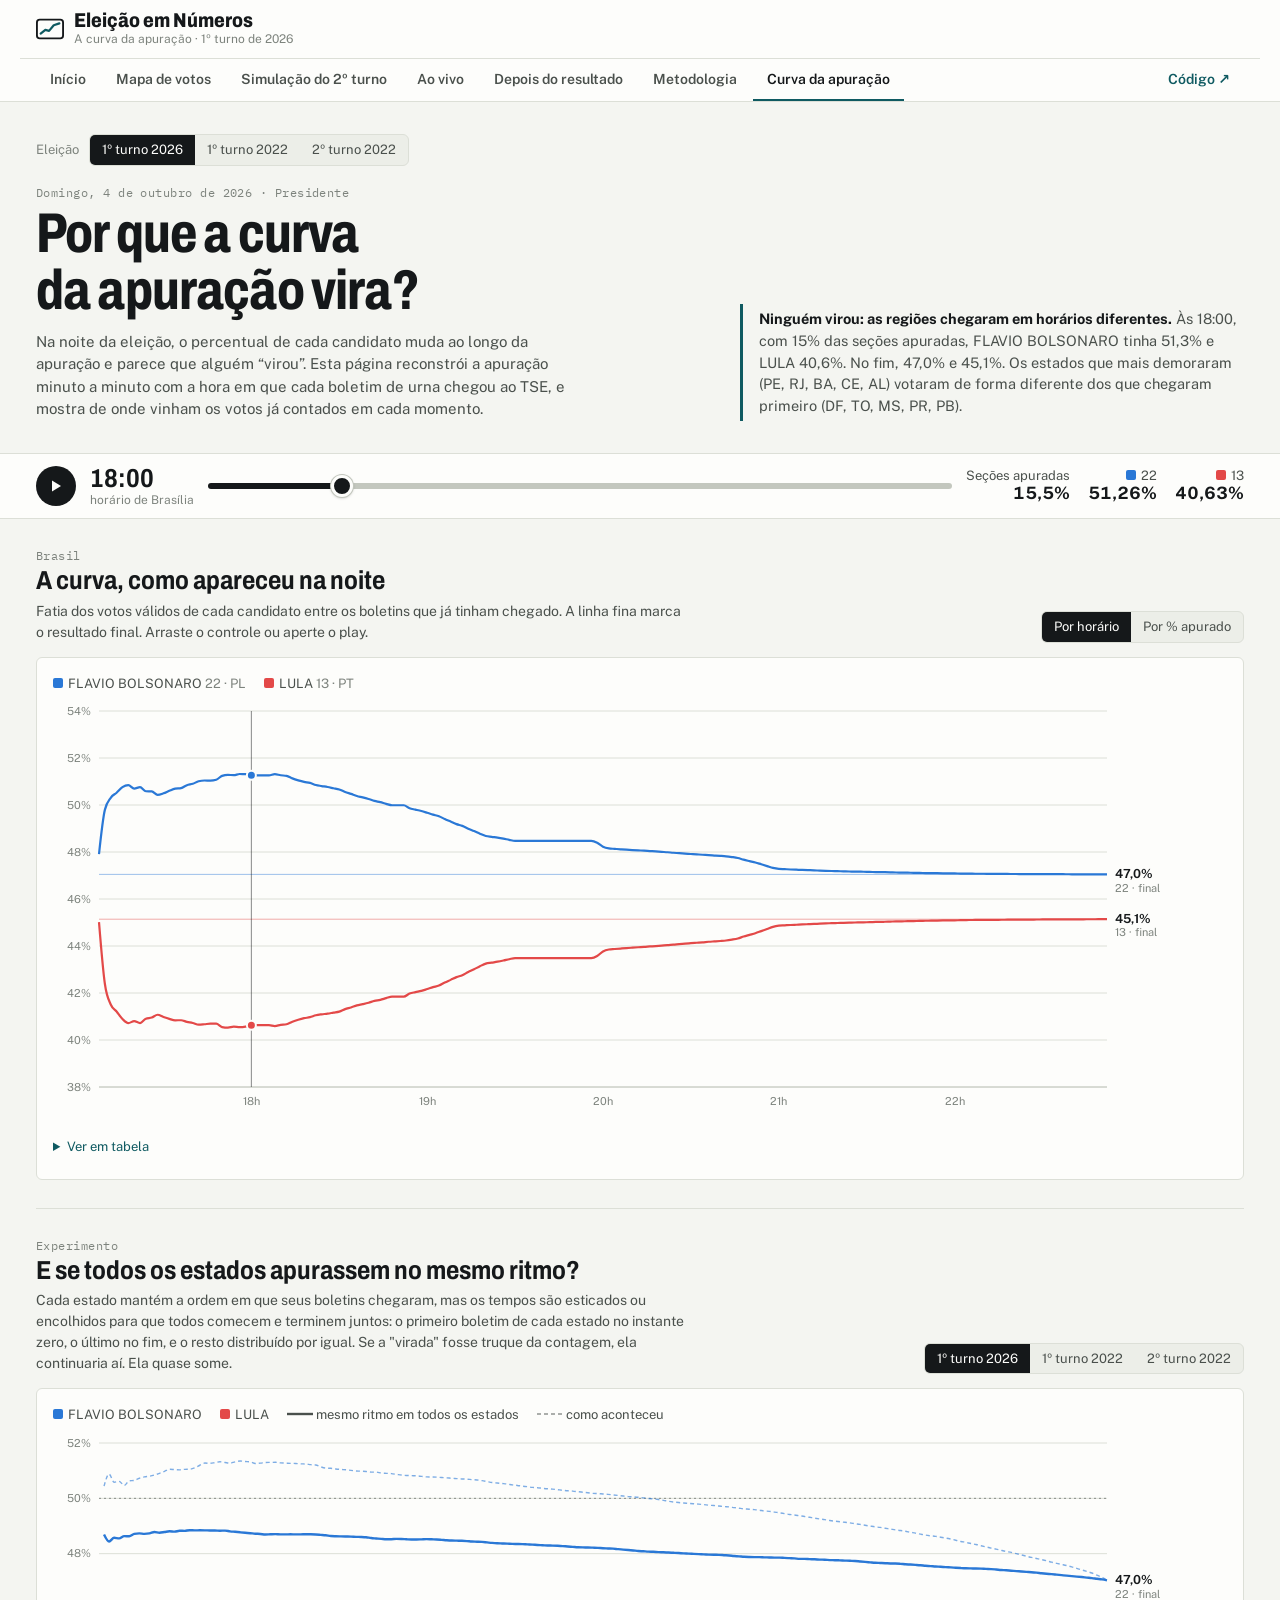
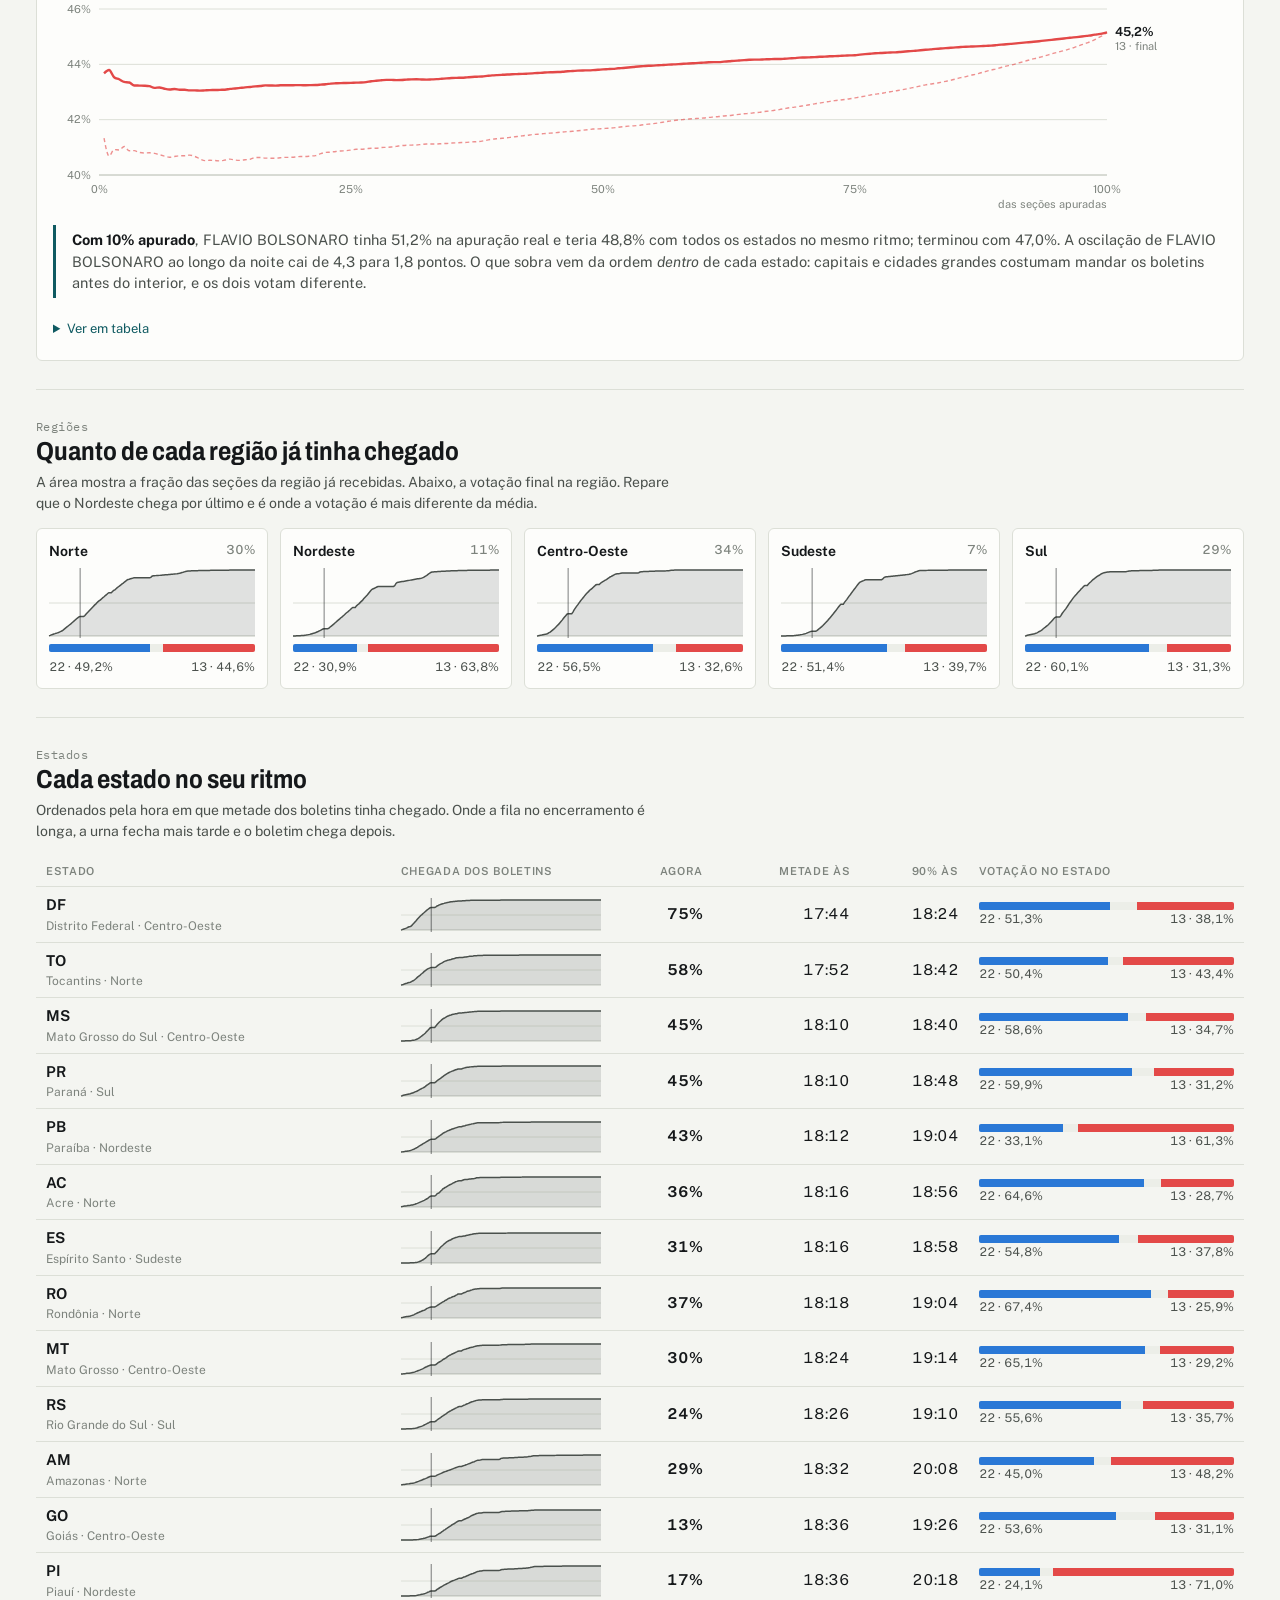
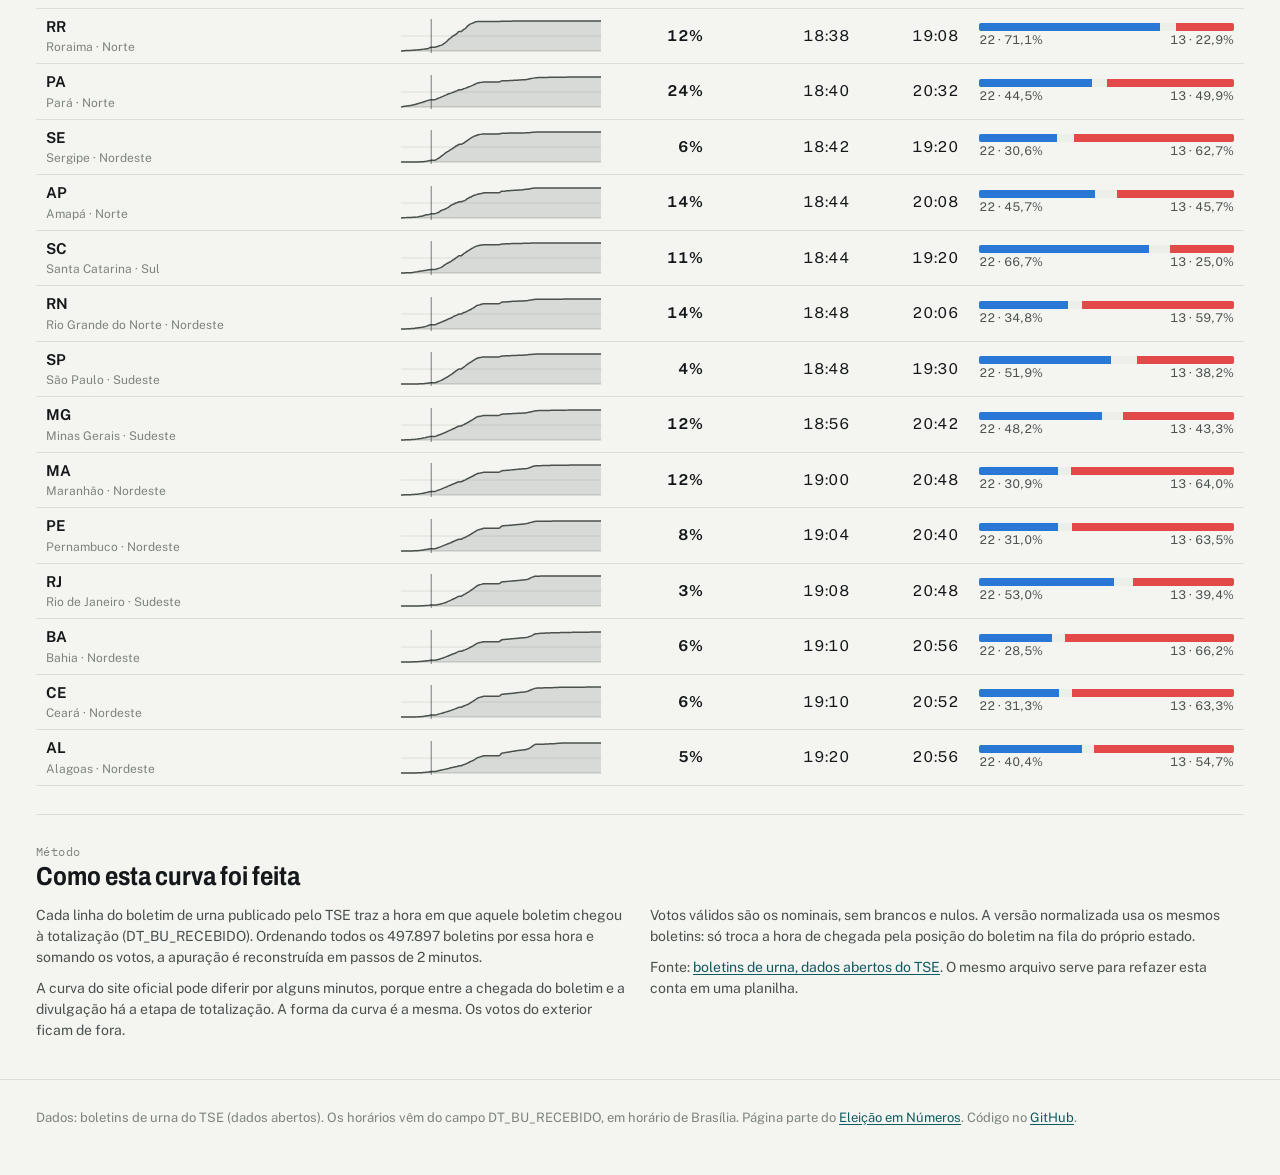
<file: site/apuracao/index.html>
<!doctype html>
<html lang="pt-BR">
<head>
<meta charset="utf-8">
<meta name="viewport" content="width=device-width, initial-scale=1, viewport-fit=cover">
<title>A Curva da Apuração</title>
<meta name="description" content="Reconstrução minuto a minuto da apuração do 1º turno de 2026 a partir da hora em que cada boletim de urna chegou ao TSE, estado por estado.">
<link rel="preconnect" href="https://fonts.googleapis.com">
<link rel="preconnect" href="https://fonts.gstatic.com" crossorigin>
<link rel="stylesheet" href="https://fonts.googleapis.com/css2?family=Archivo:wdth,wght@62..125,500..800&family=IBM+Plex+Mono:wght@400;500&family=Public+Sans:wght@400;500;600;700&display=swap">
<link rel="stylesheet" href="../comum.css">
<style>
/* Layout: controle de tempo fixo → curva nacional → regiões em miniatura → estados em linhas → método. Mesmo sistema visual das outras páginas do site. */
:root {
  --bg: #f4f5f1; --surface: #fdfdfb; --surface-2: #eceee8; --ink: #15181a; --ink-2: #4a504c; --muted: #7d837d;
  --line: #dcdfd7; --line-strong: #c3c7be; --accent: #0f5a61; --accent-soft: #dcebea;
  /* candidatos: convenção da imprensa (13 vermelho, 22 azul), igual às outras páginas */
  --c1: #2a78d6; --c2: #e34948;
  --area: rgba(21, 24, 26, 0.12); --area-line: #4a504c;
  --shadow: 0 1px 2px rgba(20, 30, 25, 0.06), 0 8px 24px rgba(20, 30, 25, 0.08);
  --f-display: "Archivo", "Arial Narrow", system-ui, sans-serif;
  --f-body: "Public Sans", system-ui, -apple-system, "Segoe UI", sans-serif;
  --f-mono: "IBM Plex Mono", ui-monospace, Menlo, monospace;
  --r: 6px; --gap: 20px;
}
@media (prefers-color-scheme: dark) {
  :root:not([data-theme="light"]) {
    --bg: #0f1211; --surface: #171b1a; --surface-2: #202524; --ink: #edf0eb; --ink-2: #c0c6be; --muted: #8b918a;
    --line: #2a302e; --line-strong: #3a413e; --accent: #6cc1c8; --accent-soft: #1c3335;
    --c1: #3987e5; --c2: #e66767; --area: rgba(237, 240, 235, 0.14); --area-line: #c0c6be;
    --shadow: 0 1px 2px rgba(0,0,0,.3), 0 8px 24px rgba(0,0,0,.35); color-scheme: dark;
  }
}
:root[data-theme="dark"] {
  --bg: #0f1211; --surface: #171b1a; --surface-2: #202524; --ink: #edf0eb; --ink-2: #c0c6be; --muted: #8b918a;
  --line: #2a302e; --line-strong: #3a413e; --accent: #6cc1c8; --accent-soft: #1c3335;
  --c1: #3987e5; --c2: #e66767; --area: rgba(237, 240, 235, 0.14); --area-line: #c0c6be;
  --shadow: 0 1px 2px rgba(0,0,0,.3), 0 8px 24px rgba(0,0,0,.35); color-scheme: dark;
}
* { box-sizing: border-box; }
[hidden] { display: none !important; }
body { margin: 0; }
img { max-width: 100%; }
body { background: var(--bg); color: var(--ink); font-family: var(--f-body); font-size: 15px; line-height: 1.5; }
body::before { content: ""; position: fixed; inset: 0 0 auto; height: env(safe-area-inset-top, 0px); z-index: 30; background: var(--surface); }
a { color: var(--accent); text-underline-offset: 2px; }
button, input, select { font: inherit; color: inherit; }
:focus-visible { outline: 2px solid var(--accent); outline-offset: 2px; }
.wrap { max-width: 1240px; margin: 0 auto; padding-left: max(16px, env(safe-area-inset-left, 0px)); padding-right: max(16px, env(safe-area-inset-right, 0px)); }
.num { font-variant-numeric: tabular-nums; }

.topbar { background: var(--surface); border-bottom: 1px solid var(--line); }
.abas { max-width: 1240px; }
.topbar .wrap { display: flex; flex-wrap: wrap; gap: 8px 20px; align-items: center; justify-content: space-between; padding-block: 10px; }
.brand { display: flex; align-items: center; gap: 10px; }
.brand svg { width: 28px; height: 28px; flex: none; }
.brand-name { font-family: var(--f-display); font-weight: 800; font-stretch: 85%; font-size: 20px; line-height: 1; }
.brand-sub { font-size: 12px; color: var(--muted); }

.lede { padding-block: 32px 8px; display: grid; grid-template-columns: minmax(0, 1.3fr) minmax(0, 1fr); gap: 24px 48px; align-items: end; }
.eyebrow { font-family: var(--f-mono); font-size: 11.5px; color: var(--muted); letter-spacing: .04em; }
h1 { font-family: var(--f-display); font-weight: 750; font-stretch: 78%; font-size: clamp(32px, 5vw, 56px); line-height: 1.02; letter-spacing: -0.015em; margin: 4px 0 0; text-wrap: balance; }
.lede p { margin: 12px 0 0; color: var(--ink-2); max-width: 62ch; }
.answer { border-left: 3px solid var(--accent); padding: 4px 0 4px 16px; color: var(--ink-2); font-size: 14.5px; }
.answer b { color: var(--ink); }
.eleicao { display: flex; flex-wrap: wrap; align-items: center; gap: 6px 10px; margin-bottom: 18px; font-size: 13px; color: var(--muted); }
.eleicao .seg { max-width: 100%; }
#content.trocando { opacity: .45; transition: opacity .15s; }

/* controle de tempo */
.clock { position: sticky; top: env(safe-area-inset-top, 0px); z-index: 20; background: var(--surface); border-block: 1px solid var(--line); margin-top: 24px; }
.clock .wrap { display: grid; grid-template-columns: auto auto minmax(0, 1fr) auto; gap: 14px; align-items: center; padding-block: 10px; }
.play { width: 40px; height: 40px; border-radius: 50%; border: 0; background: var(--ink); color: var(--surface); cursor: pointer; display: grid; place-items: center; }
.play svg { width: 16px; height: 16px; }
.now { display: flex; flex-direction: column; line-height: 1.15; min-width: 92px; }
.now b { font-family: var(--f-display); font-stretch: 85%; font-weight: 700; font-size: 26px; }
.now span { font-size: 12px; color: var(--muted); }
/* barra de tempo: trilho com a parte já percorrida preenchida (--p, posto em irPara) e alvo de toque de 40 px */
input[type=range] { width: 100%; height: 40px; margin: 0; background: transparent; cursor: pointer; -webkit-appearance: none; appearance: none; --p: 0%; }
input[type=range]::-webkit-slider-runnable-track { height: 6px; border-radius: 3px; background: linear-gradient(90deg, var(--ink) var(--p), var(--line-strong) var(--p)); }
input[type=range]::-webkit-slider-thumb { -webkit-appearance: none; width: 22px; height: 22px; margin-top: -8px; border-radius: 50%; background: var(--ink); border: 3px solid var(--surface); box-shadow: 0 0 0 1px var(--line-strong), 0 1px 3px rgba(0,0,0,.25); }
input[type=range]::-moz-range-track { height: 6px; border-radius: 3px; background: linear-gradient(90deg, var(--ink) var(--p), var(--line-strong) var(--p)); }
input[type=range]::-moz-range-thumb { width: 16px; height: 16px; border-radius: 50%; background: var(--ink); border: 3px solid var(--surface); box-shadow: 0 0 0 1px var(--line-strong); }
input[type=range]:focus-visible { outline-offset: 0; }
.readout { display: flex; gap: 18px; font-size: 13px; color: var(--ink-2); flex-wrap: wrap; justify-content: flex-end; }
.readout div { display: flex; flex-direction: column; align-items: flex-end; line-height: 1.2; }
.readout b { font-size: 17px; font-weight: 700; color: var(--ink); }
.rot-curto { display: none; }
.sw { width: 10px; height: 10px; border-radius: 2px; display: inline-block; margin-right: 5px; vertical-align: 0; }

section.block { padding-block: 28px; border-top: 1px solid var(--line); }
section.block:first-of-type { border-top: 0; }
.block-head { display: flex; flex-wrap: wrap; justify-content: space-between; align-items: flex-end; gap: 8px 24px; margin-bottom: 14px; }
.block-head h2 { font-family: var(--f-display); font-weight: 700; font-stretch: 85%; font-size: 26px; line-height: 1.1; margin: 2px 0 0; text-wrap: balance; }
.block-head p { margin: 6px 0 0; color: var(--ink-2); max-width: 72ch; font-size: 14px; }
.panel { background: var(--surface); border: 1px solid var(--line); border-radius: var(--r); padding: 16px; min-width: 0; }
.seg { display: inline-flex; border: 1px solid var(--line); border-radius: var(--r); overflow: hidden; background: var(--surface-2); }
.seg button { border: 0; background: transparent; padding: 5px 12px; cursor: pointer; font-size: 13px; color: var(--ink-2); }
.seg button[aria-pressed="true"] { background: var(--ink); color: var(--surface); }
.chart svg { display: block; width: 100%; height: auto; overflow: visible; }
.chart text { fill: var(--muted); font-size: 11px; font-family: var(--f-body); }
.chart .lbl { font-size: 12.5px; font-weight: 650; }
.gridline { stroke: var(--line); stroke-width: 1; }
.baseline { stroke: var(--line-strong); stroke-width: 1; }
.legend { display: flex; flex-wrap: wrap; gap: 6px 18px; font-size: 13px; color: var(--ink-2); margin-bottom: 8px; }

.regioes { display: grid; grid-template-columns: repeat(5, minmax(0, 1fr)); gap: 12px; }
.reg { background: var(--surface); border: 1px solid var(--line); border-radius: var(--r); padding: 12px; min-width: 0; display: flex; flex-direction: column; gap: 6px; }
.reg h3 { margin: 0; font-size: 14px; font-weight: 650; display: flex; justify-content: space-between; gap: 6px; }
.reg h3 span { font-weight: 500; color: var(--muted); font-size: 12.5px; }
.split { display: flex; gap: 2px; height: 8px; border-radius: 2px; overflow: hidden; background: var(--surface-2); }
.split i { display: block; height: 100%; }
.splitlbl { display: flex; justify-content: space-between; font-size: 12px; color: var(--ink-2); }

.tscroll { overflow-x: auto; }
table { border-collapse: collapse; width: 100%; }
th, td { text-align: left; padding: 7px 10px; border-bottom: 1px solid var(--line); vertical-align: middle; }
th { font-size: 11px; text-transform: uppercase; letter-spacing: .06em; color: var(--muted); font-weight: 600; white-space: nowrap; }
td.r, th.r { text-align: right; }
#estados td.uf { font-weight: 650; white-space: nowrap; }
#estados td.uf small { display: block; font-weight: 400; color: var(--muted); font-size: 12px; }
#estados .spark { width: 220px; min-width: 160px; }
#estados .votacao { min-width: 170px; }
.pctnow { font-weight: 650; }
details.data-table { margin-top: 10px; font-size: 13px; }
details.data-table summary { cursor: pointer; color: var(--accent); width: max-content; max-width: 100%; padding: 6px 0; }
.method { display: grid; grid-template-columns: minmax(0, 1fr) minmax(0, 1fr); gap: var(--gap); font-size: 14px; color: var(--ink-2); }
.method p { margin: 0 0 10px; }
.tip { position: fixed; z-index: 60; pointer-events: none; background: var(--surface); border: 1px solid var(--line-strong); border-radius: var(--r); padding: 8px 10px; font-size: 12.5px; box-shadow: var(--shadow); max-width: min(260px, calc(100vw - 16px)); }
.tip .r { display: flex; justify-content: space-between; gap: 14px; }
.loading { padding: 80px 0; text-align: center; color: var(--muted); }
footer { padding-block: 28px 48px; color: var(--muted); font-size: 13px; border-top: 1px solid var(--line); }

@media (max-width: 960px) {
  .lede, .method { grid-template-columns: minmax(0, 1fr); }
  .regioes { grid-template-columns: repeat(2, minmax(0, 1fr)); }
}
/* tela de toque ou estreita: botões com ~42 px de altura */
@media (max-width: 960px), (pointer: coarse) {
  .seg button { min-height: 42px; padding: 8px 14px; font-size: 14px; }
  details.data-table summary { padding: 10px 0; }
}
/* celular: barra de tempo em duas linhas (play, hora e controle; depois os números), gráficos com margem direita menor,
   tabela dos estados com a coluna do estado fixa ao rolar de lado */
@media (max-width: 620px) {
  .lede { padding-top: 22px; }
  .clock .wrap { grid-template-columns: auto auto minmax(0, 1fr); gap: 4px 12px; padding-block: 8px; }
  .now { min-width: 0; }
  .now b { font-size: 22px; }
  .now span { font-size: 11px; }
  .readout { grid-column: 1 / -1; justify-content: flex-start; gap: 2px 16px; font-size: 12.5px; }
  .rot-longo { display: none; }
  .rot-curto { display: inline; }
  .readout div { flex-direction: row; align-items: baseline; gap: 6px; }
  .readout b { font-size: 15px; }
  .block-head h2 { font-size: 23px; }
  .panel { padding: 12px; }
  .chart text { font-size: 12px; }
  .chart .lbl { font-size: 13px; }
  .regioes { grid-template-columns: repeat(auto-fill, minmax(150px, 1fr)); gap: 10px; }
  .reg { padding: 10px; }
  th, td { padding: 7px 8px; }
  #estados th:first-child, #estados td.uf { position: sticky; left: 0; z-index: 1; background: var(--bg); }
  #estados td.uf { white-space: normal; min-width: 128px; max-width: 150px; }
  #estados td.uf small { font-size: 12px; line-height: 1.35; }
  #estados .spark { width: 130px; min-width: 120px; }
  #estados .votacao { min-width: 150px; }
  #estados td.r { white-space: nowrap; }
}
@media (max-width: 420px) { .eleicao .seg button { padding: 8px 10px; } }
@media (prefers-reduced-motion: reduce) { * { transition: none !important; } }
</style>

</head>
<body>
<header class="topbar"><div class="wrap">
  <div class="brand">
    <svg viewBox="0 0 30 30" aria-hidden="true"><rect x="1" y="5" width="28" height="20" rx="3" fill="none" stroke="currentColor" stroke-width="2"/><polyline points="5,20 10,16 14,17 19,11 25,9" fill="none" stroke="var(--accent)" stroke-width="2.4" stroke-linejoin="round" stroke-linecap="round"/></svg>
    <div><div class="brand-name"><a href="../" style="color:inherit;text-decoration:none">Eleição em Números</a></div><div class="brand-sub" id="brand-sub">A curva da apuração · 1º turno de 2026</div></div>
  </div>
</div>
<nav class="abas" aria-label="Páginas"><a href="../">Início</a><a href="../votos/">Mapa de votos</a><a href="../segundo-turno/">Simulação do 2º turno</a><a href="../ao-vivo/">Ao vivo</a><a href="../pos-resultado/">Depois do resultado</a><a href="../metodologia/">Metodologia</a><a href="../apuracao/" aria-current="page">Curva da apuração</a><a class="aba-externa" href="https://github.com/LuisFHartmann/eleicao-em-numeros" rel="noopener">Código ↗</a></nav></header>

<main>
  <section class="wrap lede">
    <div>
      <div class="eleicao"><span>Eleição</span><div class="seg" role="group" aria-label="Eleição" id="seg-eleicao"><button type="button" data-eleicao="2026" aria-pressed="true">1º turno 2026</button><button type="button" data-eleicao="2022_1t" aria-pressed="false">1º turno 2022</button><button type="button" data-eleicao="2022_2t" aria-pressed="false">2º turno 2022</button></div></div>
      <div class="eyebrow" id="eyebrow">Domingo, 4 de outubro de 2026 · Presidente</div>
      <h1>Por que a curva da apuração vira?</h1>
      <p>Na noite da eleição, o percentual de cada candidato muda ao longo da apuração e parece que alguém “virou”. Esta página reconstrói a apuração minuto a minuto com a hora em que cada boletim de urna chegou ao TSE, e mostra de onde vinham os votos já contados em cada momento.</p>
    </div>
    <p class="answer" id="resposta">Carregando…</p>
  </section>

  <div class="clock" id="clock" hidden>
    <div class="wrap">
      <button type="button" class="play" id="play" aria-label="Reproduzir a apuração"></button>
      <div class="now"><b id="hora" class="num">17:00</b><span>horário de Brasília</span></div>
      <input type="range" id="tempo" min="0" max="1" value="0" aria-label="Momento da apuração">
      <div class="readout" id="readout"></div>
    </div>
  </div>

  <div class="wrap" id="content"><div class="loading">Carregando boletins…</div></div>
</main>

<footer><div class="wrap">Dados: boletins de urna do TSE (dados abertos). Os horários vêm do campo DT_BU_RECEBIDO, em horário de Brasília. Página parte do <a href="../">Eleição em Números</a>. Código no <a href="https://github.com/LuisFHartmann/eleicao-em-numeros" rel="noopener">GitHub</a>.</div></footer>
<div class="tip" id="tip" hidden></div>

<script src="../vendor/d3-7.9.0.min.js"></script>
<script>
"use strict";
const NOMES_UF = { AC: "Acre", AL: "Alagoas", AP: "Amapá", AM: "Amazonas", BA: "Bahia", CE: "Ceará", DF: "Distrito Federal", ES: "Espírito Santo", GO: "Goiás", MA: "Maranhão", MT: "Mato Grosso", MS: "Mato Grosso do Sul", MG: "Minas Gerais", PA: "Pará", PB: "Paraíba", PR: "Paraná", PE: "Pernambuco", PI: "Piauí", RJ: "Rio de Janeiro", RN: "Rio Grande do Norte", RS: "Rio Grande do Sul", RO: "Rondônia", RR: "Roraima", SC: "Santa Catarina", SP: "São Paulo", SE: "Sergipe", TO: "Tocantins" };
const REGIOES = ["Norte", "Nordeste", "Centro-Oeste", "Sudeste", "Sul"];
const fmt = new Intl.NumberFormat("pt-BR");
const pct = (x, d = 1) => x == null || !isFinite(x) ? "—" : (x * 100).toLocaleString("pt-BR", { minimumFractionDigits: d, maximumFractionDigits: d }) + "%";
const css = v => getComputedStyle(document.documentElement).getPropertyValue(v).trim();
const esc = s => String(s ?? "").replace(/[&<>"]/g, c => ({ "&": "&amp;", "<": "&lt;", ">": "&gt;", '"': "&quot;" }[c]));
const ICON_PLAY = '<svg viewBox="0 0 16 16"><path d="M4 2.5v11l9-5.5z" fill="currentColor"/></svg>';
const ICON_PAUSE = '<svg viewBox="0 0 16 16"><rect x="3.5" y="2.5" width="3" height="11" rx="1" fill="currentColor"/><rect x="9.5" y="2.5" width="3" height="11" rx="1" fill="currentColor"/></svg>';

// cada eleição tem o seu arquivo; a comparação "mesmo ritmo" das três fica em curva.json
const ELEICOES = {
  "2026": { arq: "dados/curva.json", rotulo: "1º turno de 2026", data: "Domingo, 4 de outubro de 2026", norm: "2026" },
  "2022_1t": { arq: "dados/curva_2022_1t.json", rotulo: "1º turno de 2022", data: "Domingo, 2 de outubro de 2022", norm: "2022_1t" },
  "2022_2t": { arq: "dados/curva_2022_2t.json", rotulo: "2º turno de 2022", data: "Domingo, 30 de outubro de 2022", norm: "2022" },
};
const CACHE = {};
const carregar = k => CACHE[k] ??= fetch(ELEICOES[k].arq).then(r => { if (!r.ok) throw new Error(r.status); return r.json(); });

let D, N, T0, VALIDOS, A, B, NAC, NORM, state = { i: 0, eixo: "hora", tocando: null, ano: "2026", eleicao: "2026" };

const hora = i => { const m = T0.getHours() * 60 + T0.getMinutes() + i * D.passoMin; return `${String(Math.floor(m / 60) % 24).padStart(2, "0")}:${String(m % 60).padStart(2, "0")}`; };

async function iniciar() {
  const pedida = new URLSearchParams(location.search).get("eleicao");
  NORM = (await carregar("2026")).normalizada;
  montar();
  await trocarEleicao(ELEICOES[pedida] ? pedida : "2026");
}

async function trocarEleicao(k) {
  if (state.tocando) alternarPlay();
  document.querySelectorAll("#seg-eleicao button").forEach(x => x.setAttribute("aria-pressed", x.dataset.eleicao === k));
  document.getElementById("content").classList.add("trocando");
  const dados = await carregar(k);
  if (document.querySelector("#seg-eleicao [aria-pressed=true]").dataset.eleicao !== k) return; // outro clique chegou antes
  state.eleicao = k;
  D = dados;
  preparar();
  // o experimento "mesmo ritmo" acompanha a eleição escolhida (e continua com o seu próprio seletor)
  state.ano = ELEICOES[k].norm;
  document.querySelectorAll("#seg-norm button").forEach(x => x.setAttribute("aria-pressed", x.dataset.ano === state.ano));
  const url = new URL(location.href);
  if (k === "2026") url.searchParams.delete("eleicao"); else url.searchParams.set("eleicao", k);
  history.replaceState(null, "", url);
  atualizarTextos();
  const slider = document.getElementById("tempo");
  slider.max = N - 1;
  state.i = Math.max(NAC.recebidas.findIndex(x => x > 0), Math.min(N - 1, Math.round(60 / D.passoMin)));
  desenharCurva(); desenharNorm(); desenharRegioes(); desenharEstados(); tabelaCurva(); irPara(state.i);
  document.getElementById("content").classList.remove("trocando");
}

function preparar() {
  T0 = new Date(D.inicio);
  const C = D.candidatos;
  VALIDOS = C.filter(c => !["95", "96"].includes(c.n)).map(c => c.n);
  // cores fixas por número, em qualquer eleição: 22 em --c1 e 13 em --c2
  [A, B] = VALIDOS.includes("22") && VALIDOS.includes("13") ? ["22", "13"] : VALIDOS;
  const ufs = Object.keys(D.estados);
  // série nacional e por região
  const soma = (lista, f) => d3.range(D.passos).map(i => d3.sum(lista, e => f(e, i)));
  const agrega = lista => ({
    secoes: d3.sum(lista, e => e.secoes),
    recebidas: soma(lista, (e, i) => e.recebidas[i]),
    votos: Object.fromEntries(C.map(c => [c.n, soma(lista, (e, i) => e.votos[c.n][i])])),
  });
  NAC = agrega(Object.values(D.estados));
  NAC.regioes = Object.fromEntries(REGIOES.map(r => [r, agrega(Object.values(D.estados).filter(e => e.regiao === r))]));
  // corta a cauda: até 99,9% das seções + 30 min
  const fim = NAC.recebidas.findIndex(x => x >= 0.999 * NAC.secoes);
  N = Math.min(D.passos, (fim < 0 ? D.passos : fim) + Math.round(30 / D.passoMin));
  ufs.forEach(u => {
    const e = D.estados[u];
    e.t50 = e.recebidas.findIndex(x => x >= e.secoes / 2);
    e.t90 = e.recebidas.findIndex(x => x >= 0.9 * e.secoes);
  });
}

const share = (obj, g, i) => { const v = d3.sum(VALIDOS, k => obj.votos[k][i]); return v ? obj.votos[g][i] / v : null; };
const nomeC = n => D.candidatos.find(c => c.n === n);

function montar() {
  document.getElementById("content").innerHTML = `
    <section class="block">
      <div class="block-head"><div><div class="eyebrow">Brasil</div><h2>A curva, como apareceu na noite</h2>
        <p>Fatia dos votos válidos de cada candidato entre os boletins que já tinham chegado. A linha fina marca o resultado final. Arraste o controle ou aperte o play.</p></div>
        <div class="seg" role="group" aria-label="Eixo horizontal"><button type="button" data-eixo="hora" aria-pressed="true">Por horário</button><button type="button" data-eixo="pct" aria-pressed="false">Por % apurado</button></div></div>
      <div class="panel"><div class="legend" id="leg-curva"></div><div class="chart" id="ch-curva"></div>
        <details class="data-table"><summary>Ver em tabela</summary><div class="tscroll" id="tb-curva"></div></details></div>
    </section>
    <section class="block">
      <div class="block-head"><div><div class="eyebrow">Experimento</div><h2>E se todos os estados apurassem no mesmo ritmo?</h2>
        <p>Cada estado mantém a ordem em que seus boletins chegaram, mas os tempos são esticados ou encolhidos para que todos comecem e terminem juntos: o primeiro boletim de cada estado no instante zero, o último no fim, e o resto distribuído por igual. Se a "virada" fosse truque da contagem, ela continuaria aí. Ela quase some.</p></div>
        <div class="seg" role="group" aria-label="Eleição do experimento" id="seg-norm"><button type="button" data-ano="2026" aria-pressed="true">1º turno 2026</button><button type="button" data-ano="2022_1t" aria-pressed="false">1º turno 2022</button><button type="button" data-ano="2022" aria-pressed="false">2º turno 2022</button></div></div>
      <div class="panel"><div class="legend" id="leg-norm"></div><div class="chart" id="ch-norm"></div>
        <p class="answer" id="txt-norm" style="margin-top:12px"></p>
        <details class="data-table"><summary>Ver em tabela</summary><div class="tscroll" id="tb-norm"></div></details></div>
    </section>
    <section class="block">
      <div class="block-head"><div><div class="eyebrow">Regiões</div><h2>Quanto de cada região já tinha chegado</h2>
        <p id="txt-regioes"></p></div></div>
      <div class="regioes" id="regioes"></div>
    </section>
    <section class="block">
      <div class="block-head"><div><div class="eyebrow">Estados</div><h2>Cada estado no seu ritmo</h2>
        <p>Ordenados pela hora em que metade dos boletins tinha chegado. Onde a fila no encerramento é longa, a urna fecha mais tarde e o boletim chega depois.</p></div></div>
      <div class="tscroll"><table id="estados"><thead><tr><th>Estado</th><th>Chegada dos boletins</th><th class="r">Agora</th><th class="r">Metade às</th><th class="r">90% às</th><th>Votação no estado</th></tr></thead><tbody></tbody></table></div>
    </section>
    <section class="block">
      <div class="block-head"><div><div class="eyebrow">Método</div><h2>Como esta curva foi feita</h2></div></div>
      <div class="method" id="metodo"></div>
    </section>`;

  document.querySelectorAll("#seg-eleicao button").forEach(b => b.addEventListener("click", () => {
    if (b.getAttribute("aria-pressed") !== "true") trocarEleicao(b.dataset.eleicao).catch(erro);
  }));
  document.querySelectorAll(".seg button[data-eixo]").forEach(b => b.addEventListener("click", () => {
    state.eixo = b.dataset.eixo;
    document.querySelectorAll(".seg button[data-eixo]").forEach(x => x.setAttribute("aria-pressed", x === b));
    desenharCurva(); CURVA.mover(state.i);
  }));
  const slider = document.getElementById("tempo");
  slider.addEventListener("input", () => irPara(+slider.value));
  const play = document.getElementById("play");
  play.innerHTML = ICON_PLAY;
  play.addEventListener("click", alternarPlay);
  document.getElementById("clock").hidden = false;

  document.querySelectorAll("#seg-norm button").forEach(b => b.addEventListener("click", () => {
    state.ano = b.dataset.ano;
    document.querySelectorAll("#seg-norm button").forEach(x => x.setAttribute("aria-pressed", x === b));
    desenharNorm();
  }));
}

/* textos que dependem da eleição escolhida */
function atualizarTextos() {
  const E = ELEICOES[state.eleicao], ca = nomeC(A), cb = nomeC(B), last = N - 1;
  const i1h = Math.min(last, Math.round(60 / D.passoMin));
  document.getElementById("eyebrow").textContent = `${E.data} · Presidente`;
  document.getElementById("brand-sub").textContent = `A curva da apuração · ${E.rotulo}`;
  const ordem = Object.entries(D.estados).sort((x, y) => x[1].t50 - y[1].t50);
  const primeiros = ordem.slice(0, 5).map(([u]) => u), ultimos = ordem.slice(-5).map(([u]) => u);
  // quem estava na frente às 18h e quem terminou na frente
  const lider = i => share(NAC, A, i) >= share(NAC, B, i) ? ca : cb;
  const virou = lider(i1h) !== lider(last);
  document.getElementById("resposta").innerHTML =
    `<b>Ninguém virou: as regiões chegaram em horários diferentes.</b> Às ${hora(i1h)}, com ${pct(NAC.recebidas[i1h] / NAC.secoes, 0)} das seções apuradas, ${esc(ca.nome)} tinha ${pct(share(NAC, A, i1h))} e ${esc(cb.nome)} ${pct(share(NAC, B, i1h))}. No fim, ${pct(share(NAC, A, last))} e ${pct(share(NAC, B, last))}${virou ? `, com ${esc(lider(last).nome)} na frente` : ""}. Os estados que mais demoraram (${ultimos.join(", ")}) votaram de forma diferente dos que chegaram primeiro (${primeiros.join(", ")}).`;

  const item = (c, cor) => `<span><i class="sw" style="background:var(${cor})"></i>${esc(c.nome)} <span style="color:var(--muted)">${c.n}${c.partido ? " · " + esc(c.partido) : ""}</span></span>`;
  document.getElementById("leg-curva").innerHTML = item(ca, "--c1") + item(cb, "--c2");

  // região que chega por último (metade das seções) e região cuja votação mais se afasta do total do país
  const t50 = r => NAC.regioes[r].recebidas.findIndex(x => x >= NAC.regioes[r].secoes / 2);
  const tardia = REGIOES.reduce((m, r) => t50(r) > t50(m) ? r : m);
  const desvio = r => Math.abs(share(NAC.regioes[r], A, last) - share(NAC, A, last));
  const diferente = REGIOES.reduce((m, r) => desvio(r) > desvio(m) ? r : m);
  document.getElementById("txt-regioes").textContent = "A área mostra a fração das seções da região já recebidas. Abaixo, a votação final na região. " +
    (tardia === diferente ? `Repare que o ${tardia} chega por último e é onde a votação é mais diferente da média.`
      : `Repare que o ${tardia} chega por último, e que a votação mais diferente da média é a do ${diferente}.`);

  document.getElementById("metodo").innerHTML = `
    <div><p>Cada linha do boletim de urna publicado pelo TSE traz a hora em que aquele boletim chegou à totalização (DT_BU_RECEBIDO). Ordenando todos os ${fmt.format(NAC.secoes)} boletins por essa hora e somando os votos, a apuração é reconstruída em passos de ${D.passoMin} minutos.</p>
      <p>A curva do site oficial pode diferir por alguns minutos, porque entre a chegada do boletim e a divulgação há a etapa de totalização. A forma da curva é a mesma. Os votos do exterior ficam de fora.</p></div>
    <div><p>Votos válidos são os nominais, sem brancos e nulos. A versão normalizada usa os mesmos boletins: só troca a hora de chegada pela posição do boletim na fila do próprio estado.</p>
      <p>Fonte: <a href="${esc(D.fonte)}" target="_blank" rel="noopener">boletins de urna, dados abertos do TSE</a>. O mesmo arquivo serve para refazer esta conta em uma planilha.</p></div>`;
}
const erro = err => { document.getElementById("content").innerHTML = `<div class="loading">Não foi possível carregar os dados (${esc(err.message)}). Recarregue a página.</div>`; };

/* ---------- apuração normalizada ---------- */
function desenharNorm() {
  // ordem fixa (22 e depois 13), igual à do gráfico de cima: chaves numéricas de objeto viriam em ordem crescente
  const C = NORM[state.ano], [a, b] = ["22", "13"];
  const nome = n => C.nomes?.[n] ?? n;
  const cor = { [a]: "--c1", [b]: "--c2" };
  document.getElementById("leg-norm").innerHTML = [a, b].map(n => `<span><i class="sw" style="background:var(${cor[n]})"></i>${esc(nome(n))}</span>`).join("") +
    `<span><svg width="26" height="10" aria-hidden="true"><line x1="0" x2="26" y1="5" y2="5" stroke="currentColor" stroke-width="2.4"/></svg> mesmo ritmo em todos os estados</span>` +
    `<span><svg width="26" height="10" aria-hidden="true"><line x1="0" x2="26" y1="5" y2="5" stroke="currentColor" stroke-width="1.4" stroke-dasharray="4 3" opacity=".6"/></svg> como aconteceu</span>`;
  const el = document.getElementById("ch-norm");
  const W = Math.max(300, el.clientWidth || 800), H = Math.round(Math.min(380, Math.max(250, W * 0.38)));
  const estreito = W < 560, ml = estreito ? 40 : 46, mr = estreito ? 66 : 120, mt = 10, mb = 38, iw = W - ml - mr, ih = H - mt - mb;
  const x = d3.scaleLinear().domain([0, 1]).range([0, iw]);
  const todos = [a, b].flatMap(n => [...C.real[n], ...C.normalizada[n]]);
  const y = d3.scaleLinear().domain([Math.floor((d3.min(todos) - .005) * 50) / 50, Math.ceil((d3.max(todos) + .005) * 50) / 50]).range([ih, 0]);
  const svg = d3.create("svg").attr("viewBox", `0 0 ${W} ${H}`).attr("role", "img").attr("aria-label", "Curva real e curva normalizada");
  const g = svg.append("g").attr("transform", `translate(${ml},${mt})`);
  y.ticks(6).forEach(t => { g.append("line").attr("class", "gridline").attr("x1", 0).attr("x2", iw).attr("y1", y(t)).attr("y2", y(t)); g.append("text").attr("x", -8).attr("y", y(t)).attr("dy", "0.32em").attr("text-anchor", "end").text(pct(t, 0)); });
  g.append("line").attr("class", "baseline").attr("x1", 0).attr("x2", iw).attr("y1", ih).attr("y2", ih);
  [0, .25, .5, .75, 1].forEach(t => g.append("text").attr("x", x(t)).attr("y", ih + 18).attr("text-anchor", "middle").text(pct(t, 0)));
  g.append("text").attr("x", iw).attr("y", ih + 33).attr("text-anchor", "end").text("das seções apuradas");
  if (y.domain()[0] < .5 && y.domain()[1] > .5) g.append("line").attr("x1", 0).attr("x2", iw).attr("y1", y(.5)).attr("y2", y(.5)).attr("stroke", css("--ink-2")).attr("stroke-dasharray", "2 3").attr("opacity", .6);
  const linha = arr => d3.line().x((d, i) => x(C.q[i])).y(d => y(d)).curve(d3.curveMonotoneX)(arr);
  [a, b].forEach(n => {
    g.append("path").attr("d", linha(C.real[n])).attr("fill", "none").attr("stroke", css(cor[n])).attr("stroke-width", 1.4).attr("stroke-dasharray", "4 3").attr("opacity", .6);
    g.append("path").attr("d", linha(C.normalizada[n])).attr("fill", "none").attr("stroke", css(cor[n])).attr("stroke-width", 2.4);
  });
  const rot = [a, b].map(n => ({ n, y: y(C.final[n]) })).sort((p, q) => p.y - q.y);
  if (rot[1].y - rot[0].y < 30) { const m = (rot[0].y + rot[1].y) / 2; rot[0].y = m - 15; rot[1].y = m + 15; }
  rot.forEach(r => { const t = g.append("text").attr("x", iw + 8).attr("y", r.y).attr("dy", "0.32em").attr("class", "lbl").style("fill", css("--ink")); t.append("tspan").text(pct(C.final[r.n])); t.append("tspan").attr("x", iw + 8).attr("dy", "1.2em").style("font-weight", 400).style("fill", css("--muted")).style("font-size", "11px").text(`${r.n} · final`); });
  g.append("rect").attr("width", iw).attr("height", ih).attr("fill", "transparent").style("touch-action", "pan-y")
    .on("pointermove pointerdown", e => { const i = Math.max(0, Math.min(C.q.length - 1, Math.round(x.invert(d3.pointer(e)[0]) * C.q.length) - 1));
      mostrarTip(e, `<b>${pct(C.q[i], 1)} apurado</b>` + [a, b].map(n => `<div class="r"><span><i class="sw" style="background:var(${cor[n]})"></i>${esc(nome(n))}</span><span class="num">${pct(C.normalizada[n][i], 1)} · real ${pct(C.real[n][i], 1)}</span></div>`).join("")); })
    .on("pointerleave pointercancel", esconderTip);
  el.replaceChildren(svg.node());
  const amp = arr => d3.max(arr) - d3.min(arr), i10 = C.q.findIndex(q => q >= .1);
  document.getElementById("txt-norm").innerHTML = `<b>Com 10% apurado</b>, ${esc(nome(a))} tinha ${pct(C.real[a][i10])} na apuração real e teria ${pct(C.normalizada[a][i10])} com todos os estados no mesmo ritmo; terminou com ${pct(C.final[a])}. ` +
    `A oscilação de ${esc(nome(a))} ao longo da noite cai de ${(amp(C.real[a].slice(i10)) * 100).toFixed(1).replace(".", ",")} para ${(amp(C.normalizada[a].slice(i10)) * 100).toFixed(1).replace(".", ",")} pontos. ` +
    `O que sobra vem da ordem <i>dentro</i> de cada estado: capitais e cidades grandes costumam mandar os boletins antes do interior, e os dois votam diferente.`;
  const linhasT = C.q.map((q, i) => i).filter(i => (i + 1) % 10 === 0);
  document.getElementById("tb-norm").innerHTML = `<table><thead><tr><th>Apurado</th>${[a, b].map(n => `<th class="r">${n} real</th><th class="r">${n} mesmo ritmo</th>`).join("")}</tr></thead><tbody>${linhasT.map(i => `<tr><td>${pct(C.q[i], 0)}</td>${[a, b].map(n => `<td class="r num">${pct(C.real[n][i], 2)}</td><td class="r num">${pct(C.normalizada[n][i], 2)}</td>`).join("")}</tr>`).join("")}</tbody></table>`;
}

function alternarPlay() {
  const play = document.getElementById("play");
  if (state.tocando) { clearInterval(state.tocando); state.tocando = null; play.innerHTML = ICON_PLAY; play.setAttribute("aria-label", "Reproduzir a apuração"); return; }
  if (state.i >= N - 1) state.i = NAC.recebidas.findIndex(x => x > 0);
  play.innerHTML = ICON_PAUSE; play.setAttribute("aria-label", "Pausar");
  state.tocando = setInterval(() => { if (state.i >= N - 1) return alternarPlay(); irPara(state.i + 1); }, 70);
}

/* ---------- curva nacional ---------- */
let CURVA = null;
function desenharCurva() {
  const el = document.getElementById("ch-curva");
  const W = Math.max(300, el.clientWidth || 800), H = Math.round(Math.min(420, Math.max(260, W * 0.42)));
  const estreito = W < 560, ml = estreito ? 40 : 46, mr = estreito ? 66 : 120, mt = 10, mb = 34, iw = W - ml - mr, ih = H - mt - mb;
  const ini = NAC.recebidas.findIndex(x => x > 0);
  const idx = d3.range(ini, N);
  const xv = i => state.eixo === "hora" ? i : NAC.recebidas[i] / NAC.secoes;
  const x = state.eixo === "hora" ? d3.scaleLinear().domain([ini, N - 1]).range([0, iw]) : d3.scaleLinear().domain([0, 1]).range([0, iw]);
  const sA = idx.map(i => share(NAC, A, i)), sB = idx.map(i => share(NAC, B, i));
  // a escala ignora os primeiros minutos (menos de 1% das seções), quando poucos boletins fazem a curva pular; a linha é recortada
  const firmes = idx.flatMap((i, k) => NAC.recebidas[i] >= 0.01 * NAC.secoes ? [sA[k], sB[k]] : []).filter(v => v != null);
  const lo = d3.min(firmes), hi = d3.max(firmes);
  const y = d3.scaleLinear().domain([Math.floor((lo - 0.01) * 50) / 50, Math.ceil((hi + 0.01) * 50) / 50]).range([ih, 0]);
  const svg = d3.create("svg").attr("viewBox", `0 0 ${W} ${H}`).attr("role", "img").attr("aria-label", "Fatia de cada candidato ao longo da apuração");
  const g = svg.append("g").attr("transform", `translate(${ml},${mt})`);
  y.ticks(6).forEach(t => { g.append("line").attr("class", "gridline").attr("x1", 0).attr("x2", iw).attr("y1", y(t)).attr("y2", y(t)); g.append("text").attr("x", -8).attr("y", y(t)).attr("dy", "0.32em").attr("text-anchor", "end").text(pct(t, 0)); });
  g.append("line").attr("class", "baseline").attr("x1", 0).attr("x2", iw).attr("y1", ih).attr("y2", ih);
  if (state.eixo === "hora") {
    idx.filter(i => (T0.getMinutes() + i * D.passoMin) % 60 === 0).forEach(i => g.append("text").attr("x", x(i)).attr("y", ih + 18).attr("text-anchor", "middle").text(hora(i).replace(":00", "h")));
  } else {
    [0, .25, .5, .75, 1].forEach(t => g.append("text").attr("x", x(t)).attr("y", ih + 18).attr("text-anchor", "middle").text(pct(t, 0)));
    g.append("text").attr("x", iw).attr("y", ih + 32).attr("text-anchor", "end").text("das seções apuradas");
  }
  const finais = [[A, "--c1"], [B, "--c2"]];
  finais.forEach(([c, cor]) => {
    const f = share(NAC, c, N - 1);
    g.append("line").attr("x1", 0).attr("x2", iw).attr("y1", y(f)).attr("y2", y(f)).attr("stroke", css(cor)).attr("stroke-width", 1).attr("opacity", .45);
  });
  const linha = (arr) => d3.line().defined(d => d.v != null).x(d => x(xv(d.i))).y(d => y(d.v)).curve(d3.curveMonotoneX)(idx.map((i, k) => ({ i, v: arr[k] })));
  const clip = "clip-curva";
  svg.append("defs").append("clipPath").attr("id", clip).append("rect").attr("x", -4).attr("y", 0).attr("width", iw + 8).attr("height", ih);
  g.append("path").attr("d", linha(sA)).attr("fill", "none").attr("stroke", css("--c1")).attr("stroke-width", 2.2).attr("clip-path", `url(#${clip})`);
  g.append("path").attr("d", linha(sB)).attr("fill", "none").attr("stroke", css("--c2")).attr("stroke-width", 2.2).attr("clip-path", `url(#${clip})`);
  // rótulos diretos no fim (resultado final)
  const rot = finais.map(([c, cor]) => ({ c, cor, y: y(share(NAC, c, N - 1)) })).sort((a, b) => a.y - b.y);
  if (rot[1].y - rot[0].y < 30) { const m = (rot[0].y + rot[1].y) / 2; rot[0].y = m - 15; rot[1].y = m + 15; }
  rot.forEach(r => {
    const cc = nomeC(r.c);
    const t = g.append("text").attr("x", iw + 8).attr("y", r.y).attr("dy", "0.32em").attr("class", "lbl").style("fill", css("--ink"));
    t.append("tspan").text(pct(share(NAC, r.c, N - 1)));
    t.append("tspan").attr("x", iw + 8).attr("dy", "1.2em").style("font-weight", 400).style("fill", css("--muted")).style("font-size", "11px").text(`${cc.n} · final`);
  });
  const cursor = g.append("g");
  cursor.append("line").attr("class", "baseline").attr("y1", 0).attr("y2", ih).style("stroke", css("--ink")).style("opacity", .5);
  const dA = cursor.append("circle").attr("r", 4.5).attr("fill", css("--c1")).attr("stroke", css("--surface")).attr("stroke-width", 2);
  const dB = cursor.append("circle").attr("r", 4.5).attr("fill", css("--c2")).attr("stroke", css("--surface")).attr("stroke-width", 2);
  /* arrastar de lado no gráfico move o tempo; de cima para baixo continua rolando a página */
  g.append("rect").attr("width", iw).attr("height", ih).attr("fill", "transparent").style("cursor", "ew-resize").style("touch-action", "pan-y")
    .on("pointerdown pointermove", e => {
      if (e.type === "pointermove" && !(e.buttons & 1) && e.pointerType !== "mouse") return;
      const [mx] = d3.pointer(e);
      let i;
      if (state.eixo === "hora") i = Math.round(x.invert(mx));
      else { const alvo = x.invert(mx) * NAC.secoes; i = NAC.recebidas.findIndex(v => v >= alvo); if (i < 0) i = N - 1; }
      i = Math.max(ini, Math.min(N - 1, i));
      if (e.type === "pointerdown" || e.buttons & 1) irPara(i);
      mostrarTip(e, `<b>${hora(i)}</b> · ${pct(NAC.recebidas[i] / NAC.secoes)} apurado<div class="r"><span><i class="sw" style="background:var(--c1)"></i>${esc(nomeC(A).nome)}</span><span class="num">${pct(share(NAC, A, i), 2)}</span></div><div class="r"><span><i class="sw" style="background:var(--c2)"></i>${esc(nomeC(B).nome)}</span><span class="num">${pct(share(NAC, B, i), 2)}</span></div>`);
    })
    .on("pointerleave pointercancel", esconderTip);
  el.replaceChildren(svg.node());
  CURVA = { mover: i => { const px = x(xv(i)); cursor.attr("transform", `translate(${px},0)`); const cy = v => Math.max(0, Math.min(ih, y(v ?? 0))); dA.attr("cy", cy(share(NAC, A, i))); dB.attr("cy", cy(share(NAC, B, i))); } };
}

/* ---------- regiões ---------- */
let REG = [];
function sparkArea(el, serie, total, { altura = 70, marca50 = false } = {}) {
  const W = Math.max(140, el.clientWidth || 200), H = altura;
  const ini = NAC.recebidas.findIndex(x => x > 0);
  const x = d3.scaleLinear().domain([ini, N - 1]).range([0, W]), y = d3.scaleLinear().domain([0, 1]).range([H - 2, 2]);
  const svg = d3.create("svg").attr("viewBox", `0 0 ${W} ${H}`).attr("aria-hidden", "true");
  svg.append("line").attr("class", "gridline").attr("x1", 0).attr("x2", W).attr("y1", y(.5)).attr("y2", y(.5));
  svg.append("line").attr("class", "baseline").attr("x1", 0).attr("x2", W).attr("y1", y(0)).attr("y2", y(0));
  const pts = d3.range(ini, N).map(i => [x(i), y(serie[i] / total)]);
  svg.append("path").attr("d", d3.area().x(d => d[0]).y0(y(0)).y1(d => d[1])(pts)).attr("fill", css("--area"));
  svg.append("path").attr("d", d3.line()(pts)).attr("fill", "none").attr("stroke", css("--area-line")).attr("stroke-width", 1.5);
  const cur = svg.append("line").attr("y1", 0).attr("y2", H).attr("stroke", css("--ink")).attr("stroke-width", 1).attr("opacity", .55);
  el.replaceChildren(svg.node());
  return i => cur.attr("x1", x(i)).attr("x2", x(i));
}
function splitBar(obj, i) {
  const a = share(obj, A, i), b = share(obj, B, i);
  if (a == null) return `<div class="split"></div><div class="splitlbl"><span>—</span><span>—</span></div>`;
  return `<div class="split"><i style="width:${a * 100}%;background:var(--c1)"></i><i style="flex:1"></i><i style="width:${b * 100}%;background:var(--c2)"></i></div>
    <div class="splitlbl num"><span>${A} · ${pct(a)}</span><span>${B} · ${pct(b)}</span></div>`;
}
function desenharRegioes() {
  const el = document.getElementById("regioes");
  el.innerHTML = REGIOES.map(r => `<div class="reg"><h3>${r} <span class="num" data-now="${r}"></span></h3><div class="chart" data-sp="${r}"></div>${splitBar(NAC.regioes[r], N - 1)}</div>`).join("");
  REG = REGIOES.map(r => ({ r, mover: sparkArea(el.querySelector(`[data-sp="${r}"]`), NAC.regioes[r].recebidas, NAC.regioes[r].secoes), now: el.querySelector(`[data-now="${r}"]`) }));
}

/* ---------- estados ---------- */
let EST = [];
function desenharEstados() {
  const tb = document.querySelector("#estados tbody");
  const ordem = Object.entries(D.estados).sort((x, y) => x[1].t50 - y[1].t50);
  tb.innerHTML = ordem.map(([u, e]) => `<tr>
    <td class="uf">${u}<small>${esc(NOMES_UF[u])} · ${e.regiao}</small></td>
    <td class="spark"><div class="chart" data-uf="${u}"></div></td>
    <td class="r num pctnow" data-now="${u}"></td>
    <td class="r num">${hora(e.t50)}</td><td class="r num">${hora(e.t90)}</td>
    <td class="votacao">${splitBar(e, D.passos - 1)}</td></tr>`).join("");
  EST = ordem.map(([u, e]) => ({ e, mover: sparkArea(tb.querySelector(`[data-uf="${u}"]`), e.recebidas, e.secoes, { altura: 34 }), now: tb.querySelector(`[data-now="${u}"]`) }));
}

function tabelaCurva() {
  const ini = NAC.recebidas.findIndex(x => x > 0);
  const linhas = d3.range(ini, N).filter(i => (i * D.passoMin) % 10 === 0);
  document.getElementById("tb-curva").innerHTML = `<table><thead><tr><th>Horário</th><th class="r">Seções apuradas</th><th class="r">${A}</th><th class="r">${B}</th></tr></thead><tbody>${linhas.map(i => `<tr><td>${hora(i)}</td><td class="r num">${pct(NAC.recebidas[i] / NAC.secoes)}</td><td class="r num">${pct(share(NAC, A, i), 2)}</td><td class="r num">${pct(share(NAC, B, i), 2)}</td></tr>`).join("")}</tbody></table>`;
}

/* ---------- tempo ---------- */
function irPara(i) {
  state.i = i;
  const sl = document.getElementById("tempo");
  sl.value = i;
  sl.style.setProperty("--p", `${(i - +sl.min) / ((+sl.max - +sl.min) || 1) * 100}%`);
  document.getElementById("hora").textContent = hora(i);
  document.getElementById("readout").innerHTML =
    `<div><span><span class="rot-longo">Seções apuradas</span><span class="rot-curto">Apurado</span></span><b class="num">${pct(NAC.recebidas[i] / NAC.secoes)}</b></div>` +
    `<div><span><i class="sw" style="background:var(--c1)"></i>${A}</span><b class="num">${pct(share(NAC, A, i), 2)}</b></div>` +
    `<div><span><i class="sw" style="background:var(--c2)"></i>${B}</span><b class="num">${pct(share(NAC, B, i), 2)}</b></div>`;
  CURVA?.mover(i);
  REG.forEach(r => { r.mover(i); r.now.textContent = pct(NAC.regioes[r.r].recebidas[i] / NAC.regioes[r.r].secoes, 0); });
  EST.forEach(s => { s.mover(i); s.now.textContent = pct(s.e.recebidas[i] / s.e.secoes, 0); });
}

const TIP = document.getElementById("tip");
function mostrarTip(e, html) {
  TIP.innerHTML = html; TIP.hidden = false;
  const w = TIP.offsetWidth, h = TIP.offsetHeight;
  let x = e.clientX + 14, y = e.clientY + 14;
  if (x + w > innerWidth - 8) x = e.clientX - w - 14;
  if (y + h > innerHeight - 8) y = e.clientY - h - 14;
  TIP.style.left = Math.max(8, x) + "px"; TIP.style.top = Math.max(8, y) + "px";
}
function esconderTip() { TIP.hidden = true; }
addEventListener("scroll", esconderTip, { passive: true });
/* na barra de páginas (que rola de lado no celular), deixa a página atual à vista */
const abaAtual = () => { const nav = document.querySelector(".abas"), at = nav?.querySelector("[aria-current]"); if (nav && at && nav.scrollWidth > nav.clientWidth) nav.scrollLeft = at.getBoundingClientRect().left - nav.getBoundingClientRect().left + nav.scrollLeft - (nav.clientWidth - at.offsetWidth) / 2; };
abaAtual(); document.fonts?.ready.then(abaAtual); document.fonts?.addEventListener("loadingdone", abaAtual); addEventListener("load", abaAtual);
{ let w0 = innerWidth; addEventListener("resize", () => { if (innerWidth !== w0) { w0 = innerWidth; abaAtual(); } }); }

let tRes, larg = innerWidth;
const redesenhar = () => { if (D) { desenharCurva(); desenharNorm(); desenharRegioes(); desenharEstados(); irPara(state.i); } };
addEventListener("resize", () => { clearTimeout(tRes); tRes = setTimeout(() => { if (Math.abs(innerWidth - larg) > 20) { larg = innerWidth; redesenhar(); } }, 200); });
matchMedia("(prefers-color-scheme: dark)").addEventListener("change", redesenhar);
new MutationObserver(redesenhar).observe(document.documentElement, { attributes: true, attributeFilter: ["data-theme"] });

iniciar().catch(erro);
</script>

</body>
</html>
</file>
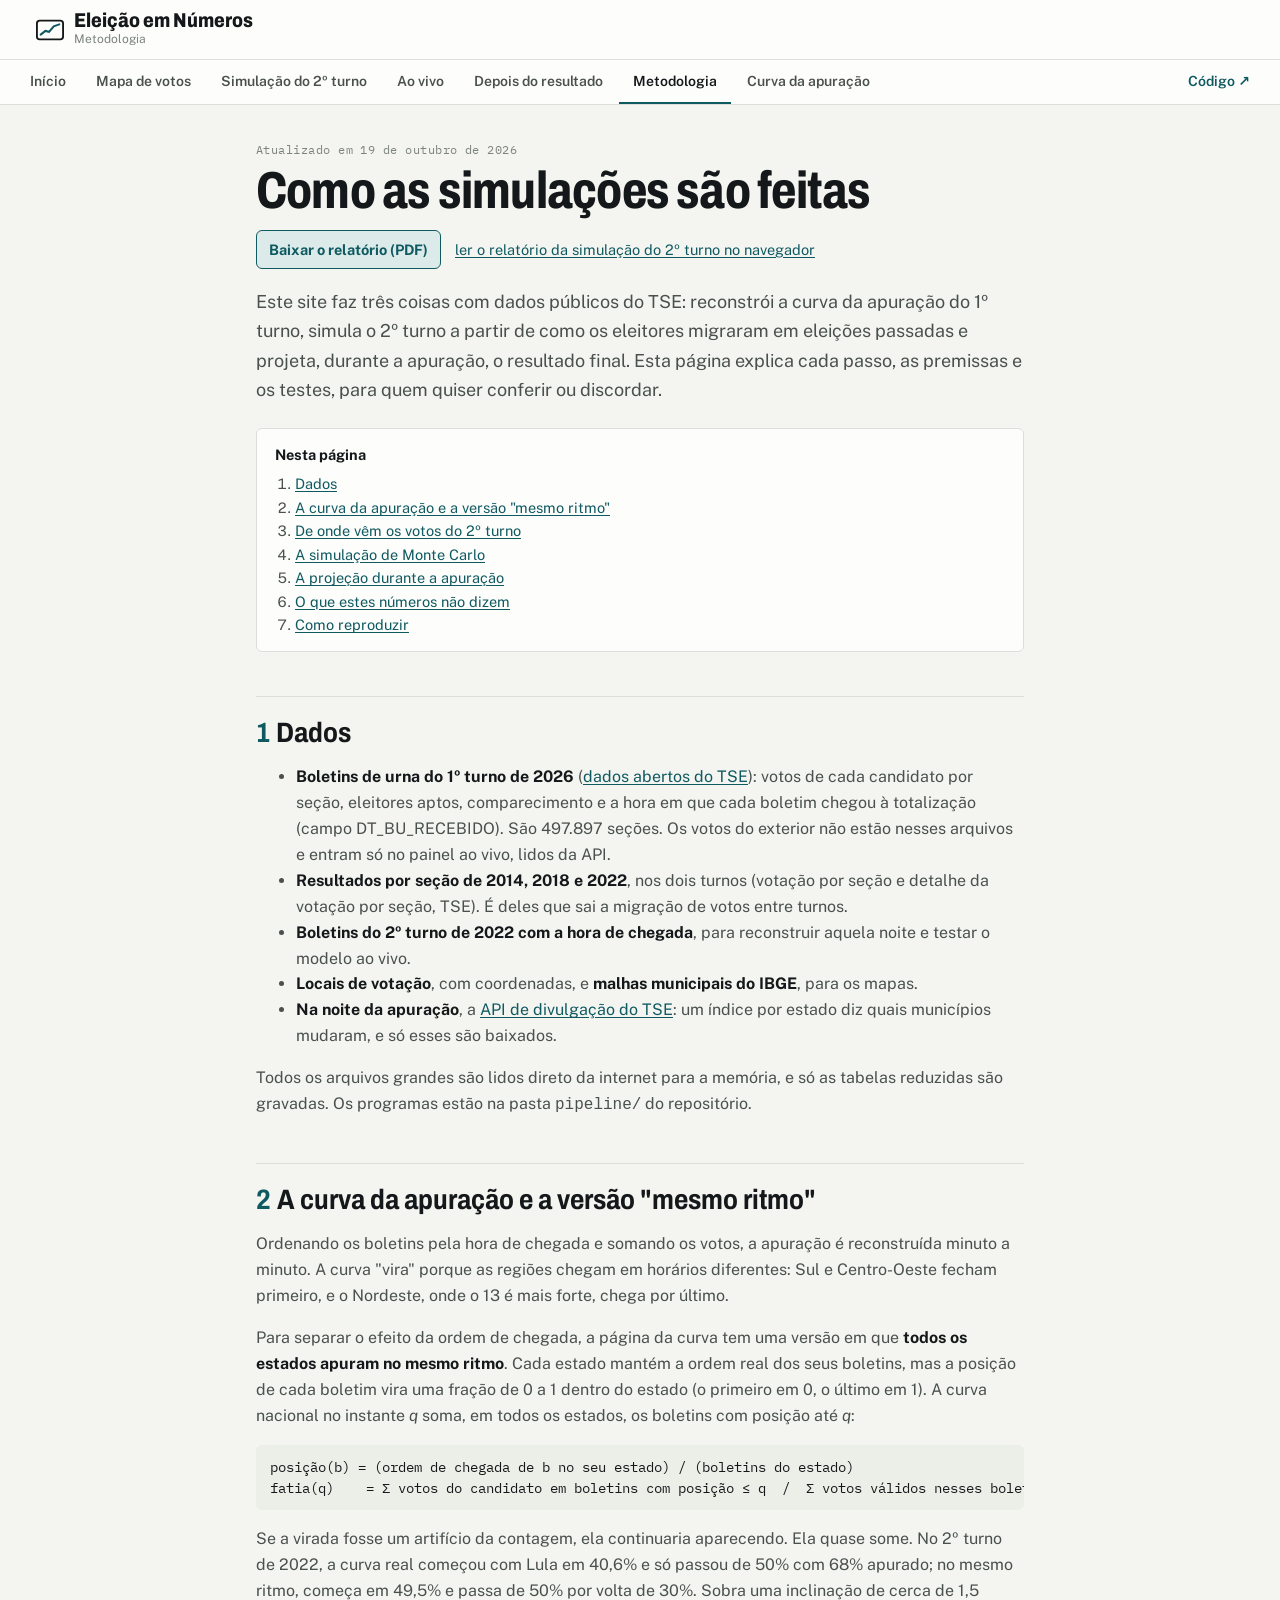
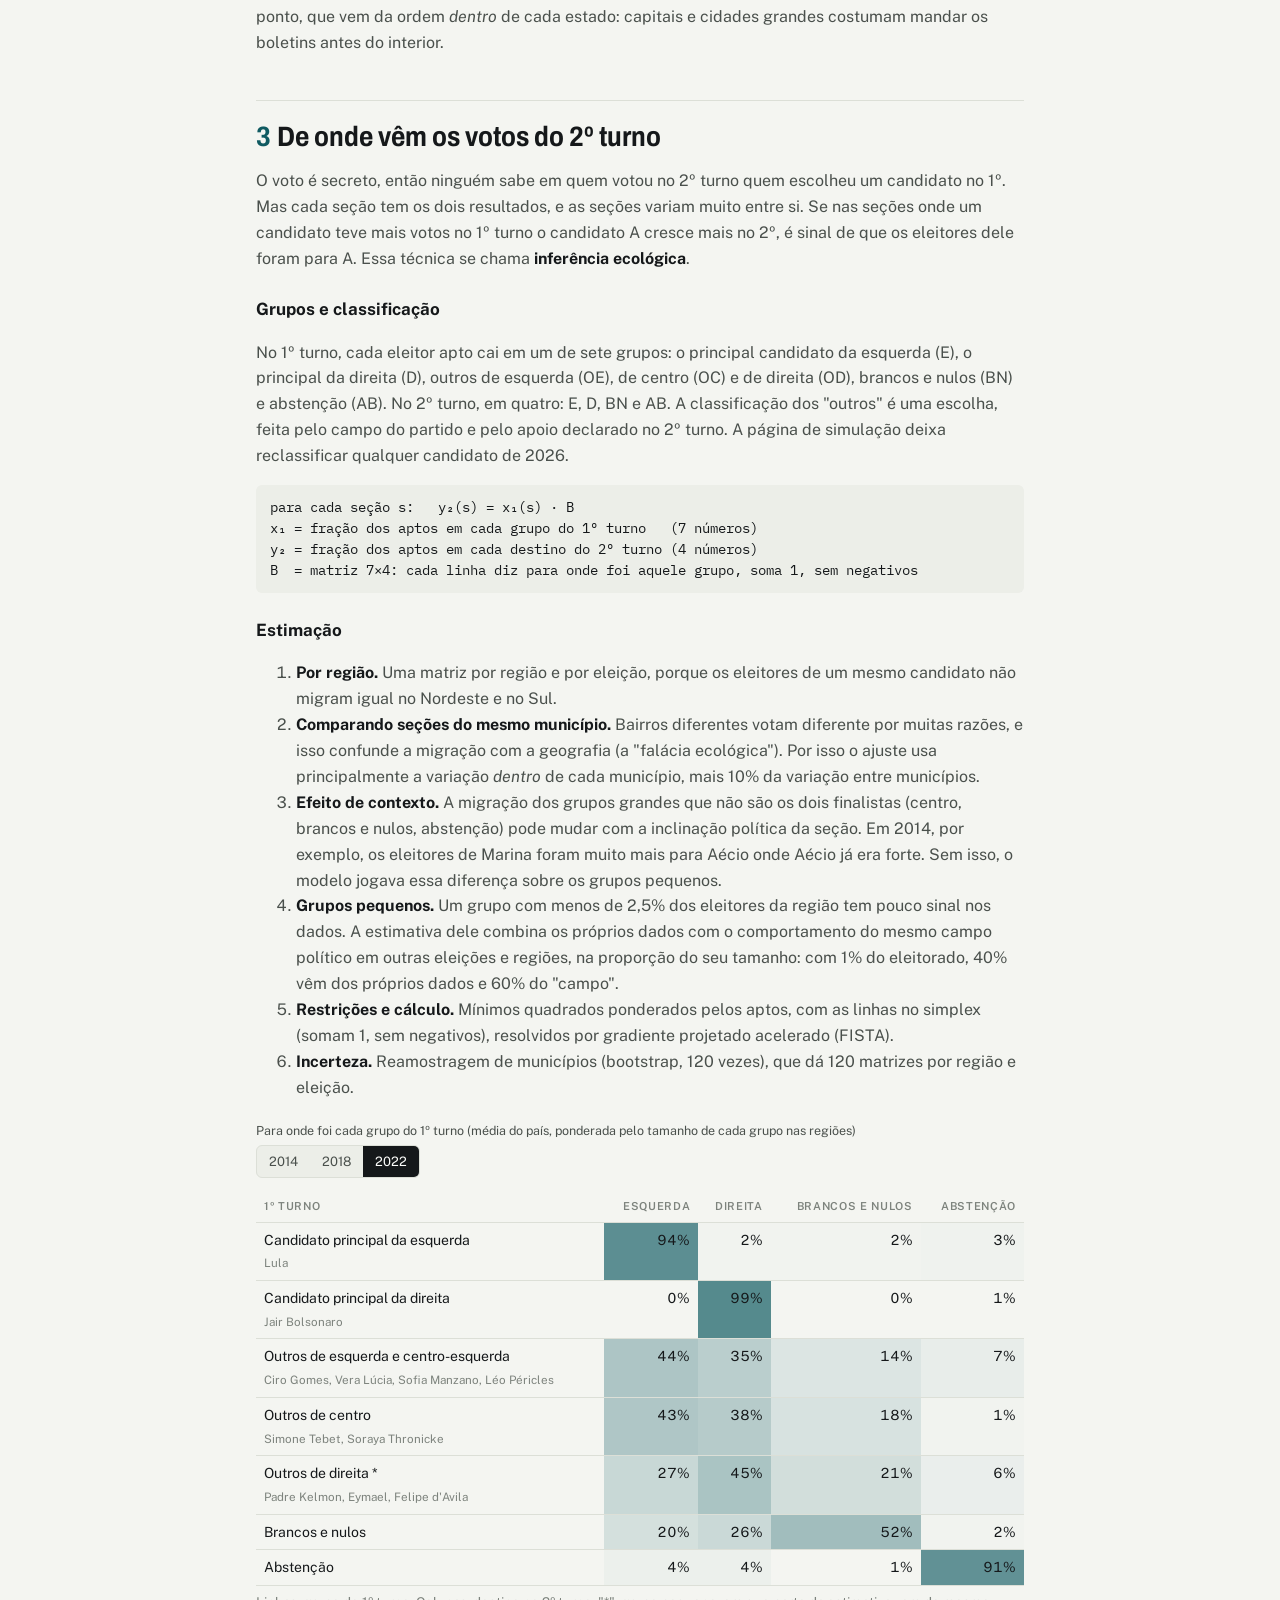
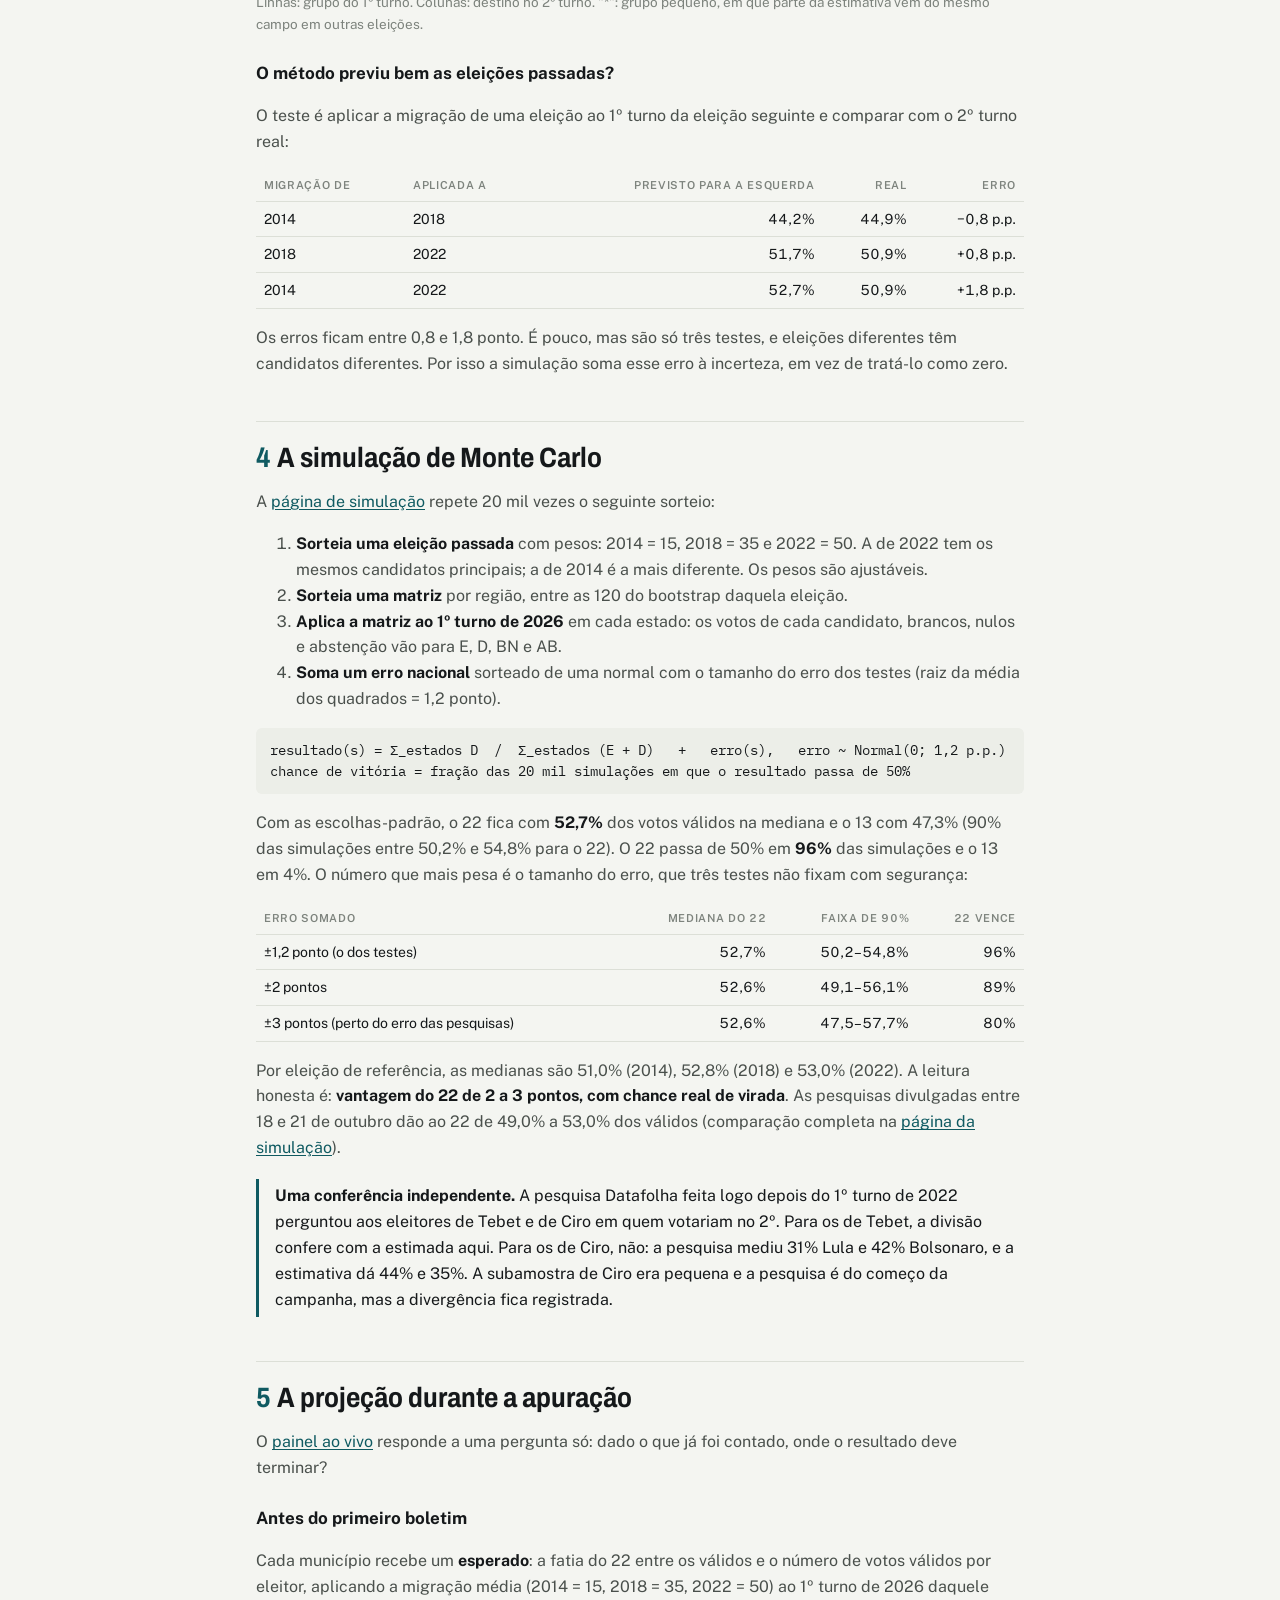
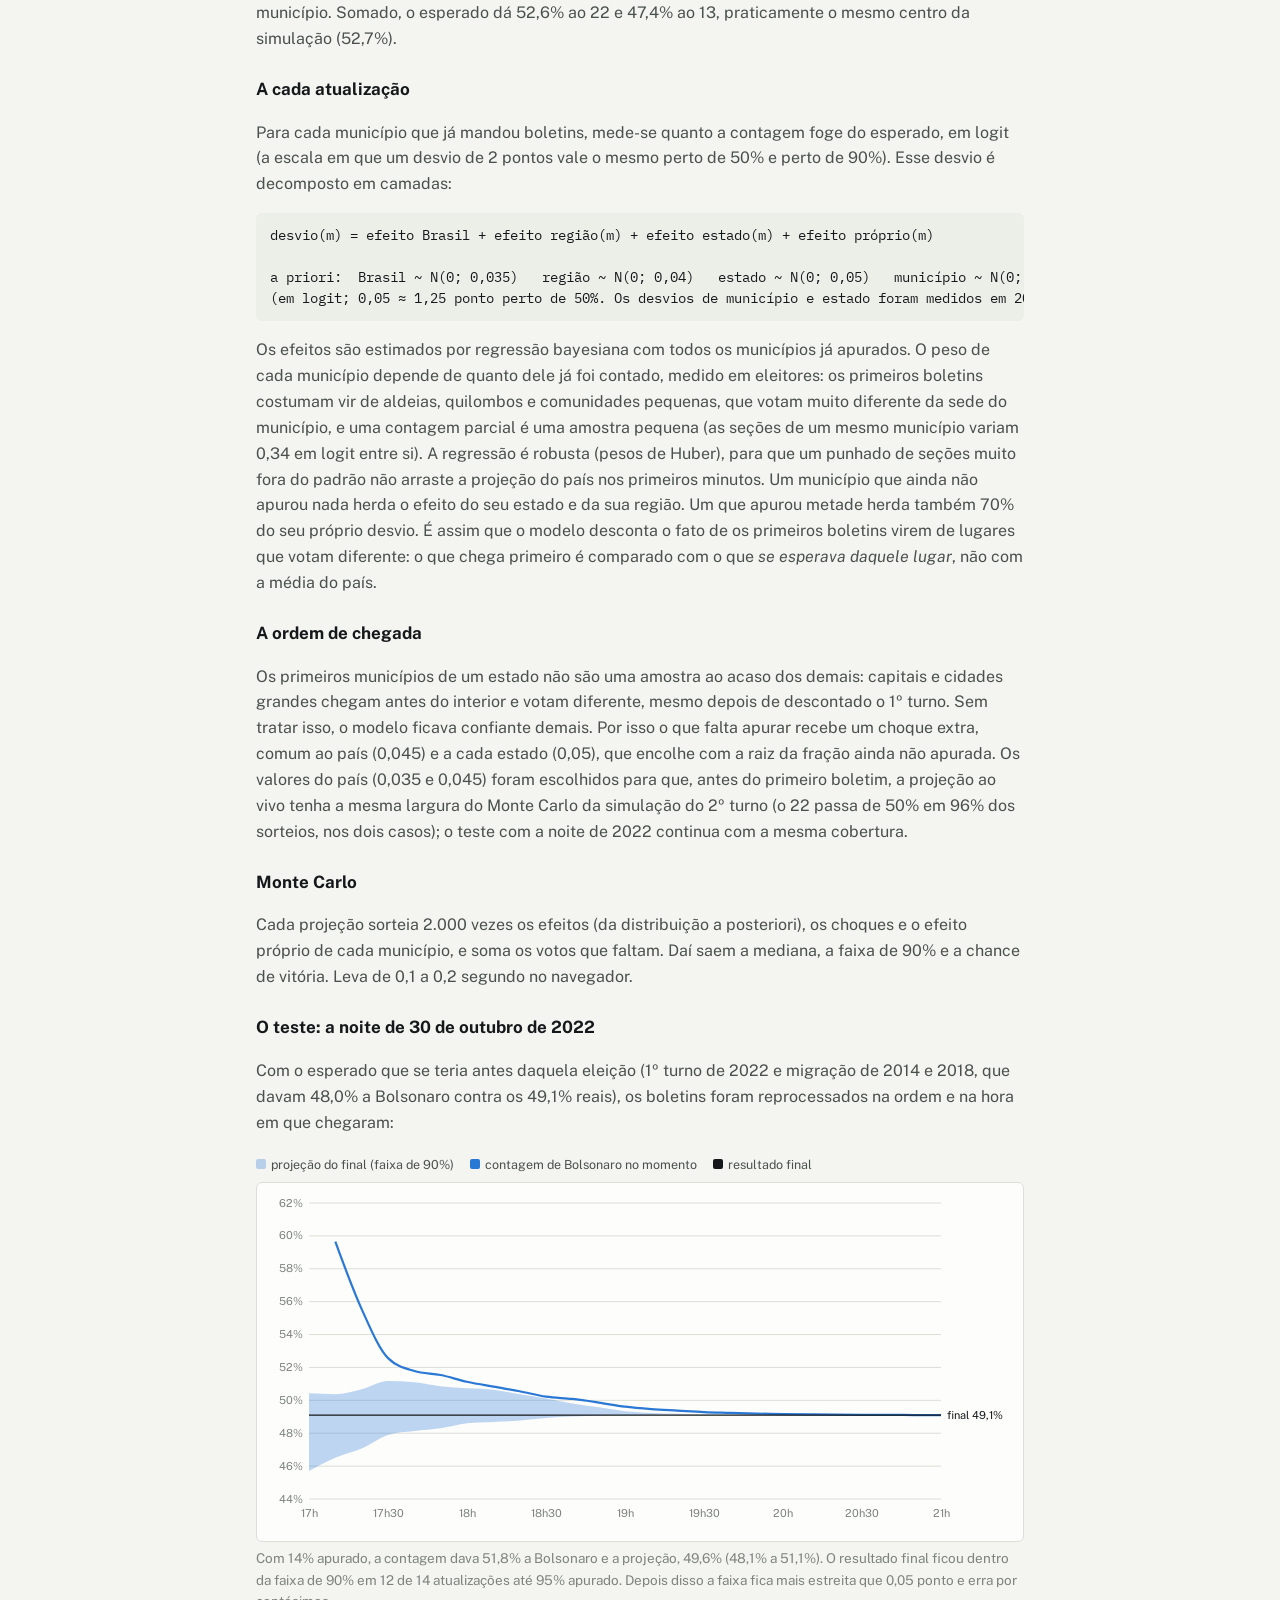
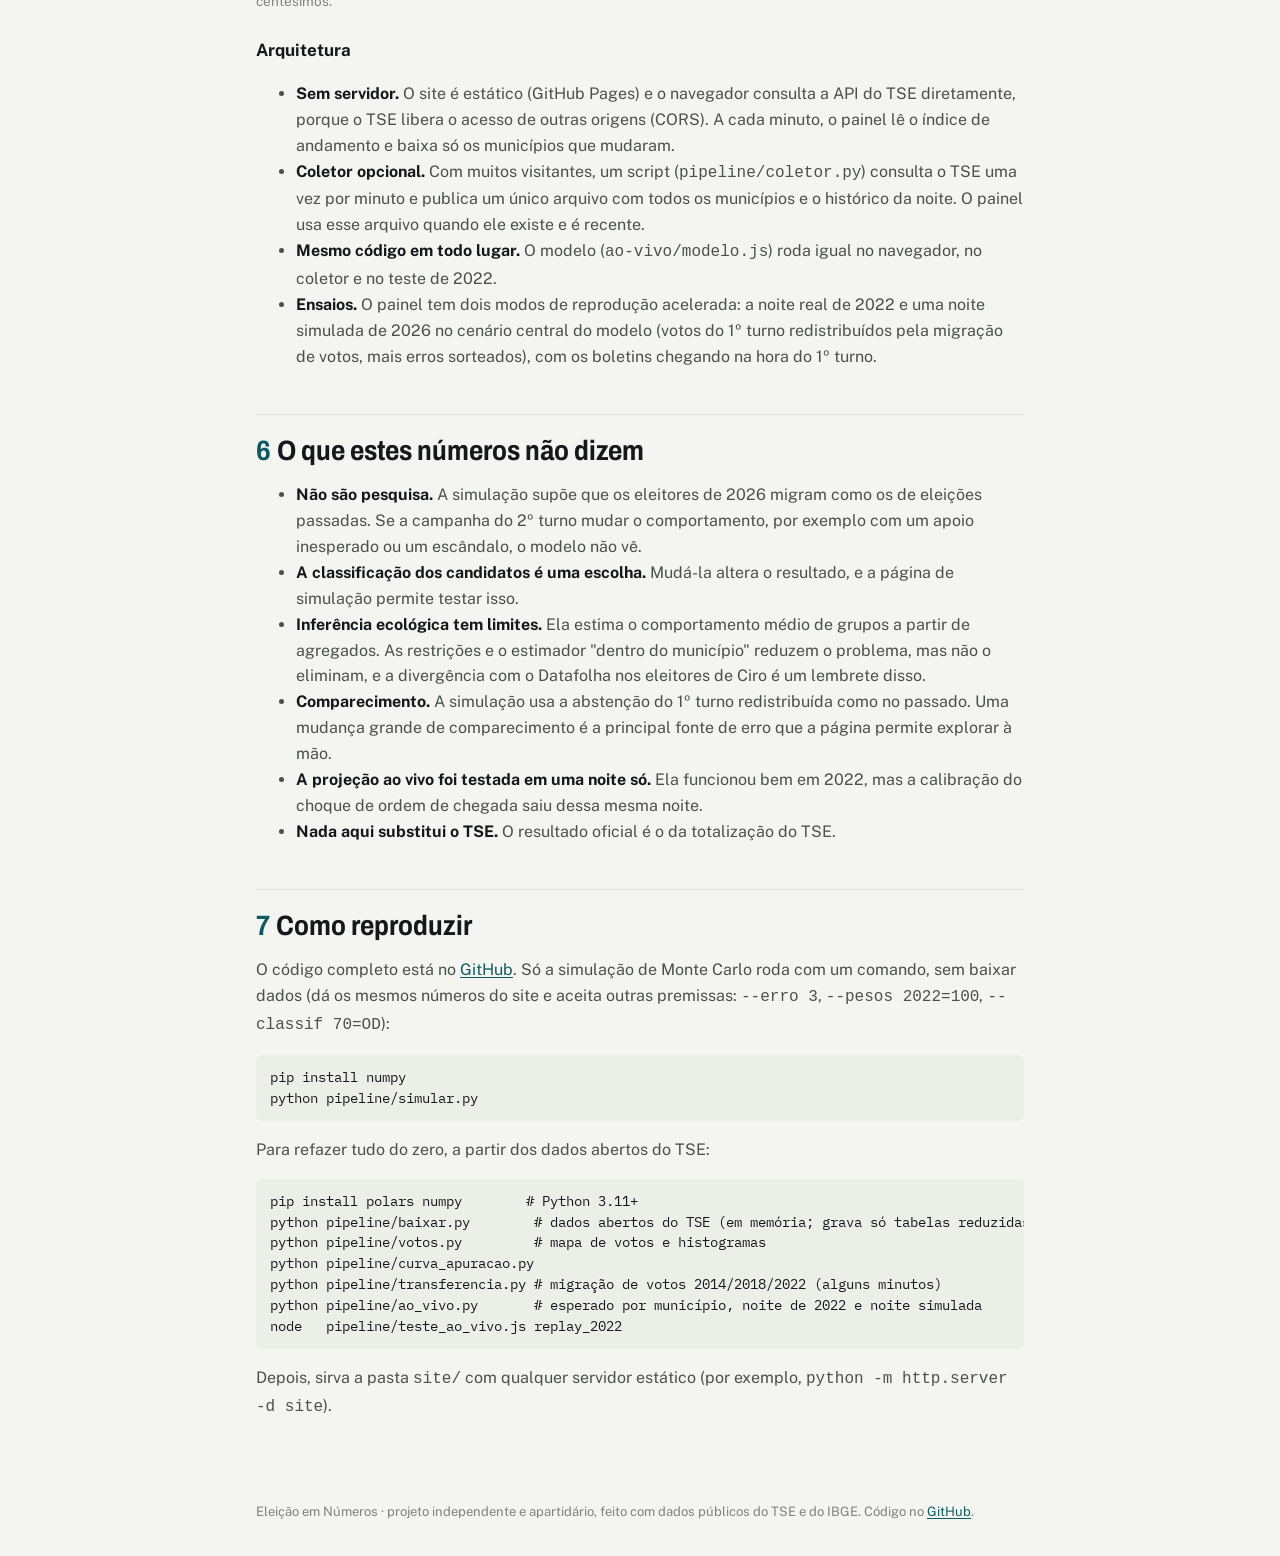
<file: site/metodologia/index.html>
<!doctype html>
<html lang="pt-BR">
<head>
<meta charset="utf-8">
<meta name="viewport" content="width=device-width, initial-scale=1, viewport-fit=cover">
<title>Metodologia da Simulação</title>
<meta name="description" content="Como são feitas a simulação do 2º turno, a curva da apuração e a projeção ao vivo: dados, premissas, testes e limitações.">
<link rel="preconnect" href="https://fonts.googleapis.com">
<link rel="preconnect" href="https://fonts.gstatic.com" crossorigin>
<link rel="stylesheet" href="https://fonts.googleapis.com/css2?family=Archivo:wdth,wght@62..125,500..800&family=IBM+Plex+Mono:wght@400;500&family=Public+Sans:wght@400;500;600;700&display=swap">
<link rel="stylesheet" href="../comum.css">
<style>
/* Documento de leitura: coluna de ~72 caracteres, figuras e tabelas na largura do texto. */
:root {
  --bg: #f4f5f1; --surface: #fdfdfb; --surface-2: #eceee8; --ink: #15181a; --ink-2: #4a504c; --muted: #7d837d;
  --line: #dcdfd7; --line-strong: #c3c7be; --accent: #0f5a61; --accent-soft: #dcebea;
  --c22: #2a78d6; --c13: #e34948; --band: rgba(42, 120, 214, 0.16); --band-2: rgba(42, 120, 214, 0.30);
  --f-display: "Archivo", "Arial Narrow", system-ui, sans-serif;
  --f-body: "Public Sans", system-ui, -apple-system, "Segoe UI", sans-serif;
  --f-mono: "IBM Plex Mono", ui-monospace, Menlo, monospace;
  --r: 6px;
}
@media (prefers-color-scheme: dark) {
  :root:not([data-theme="light"]) {
    --bg: #0f1211; --surface: #171b1a; --surface-2: #202524; --ink: #edf0eb; --ink-2: #c0c6be; --muted: #8b918a;
    --line: #2a302e; --line-strong: #3a413e; --accent: #6cc1c8; --accent-soft: #1c3335;
    --c22: #3987e5; --c13: #e66767; --band: rgba(57, 135, 229, 0.20); --band-2: rgba(57, 135, 229, 0.36); color-scheme: dark;
  }
}
:root[data-theme="dark"] {
  --bg: #0f1211; --surface: #171b1a; --surface-2: #202524; --ink: #edf0eb; --ink-2: #c0c6be; --muted: #8b918a;
  --line: #2a302e; --line-strong: #3a413e; --accent: #6cc1c8; --accent-soft: #1c3335;
  --c22: #3987e5; --c13: #e66767; --band: rgba(57, 135, 229, 0.20); --band-2: rgba(57, 135, 229, 0.36); color-scheme: dark;
}
* { box-sizing: border-box; }
body { margin: 0; background: var(--bg); color: var(--ink); font-family: var(--f-body); font-size: 16px; line-height: 1.62; }
a { color: var(--accent); text-underline-offset: 2px; overflow-wrap: anywhere; }
.topbar { background: var(--surface); border-bottom: 1px solid var(--line); }
.topbar .wrap { display: flex; align-items: center; gap: 10px; padding: 10px max(16px, env(safe-area-inset-left, 0px)); max-width: 1240px; margin: 0 auto; }
.brand svg { width: 28px; height: 28px; flex: none; }
.brand-name { font-family: var(--f-display); font-weight: 800; font-stretch: 85%; font-size: 20px; line-height: 1; }
.brand-name a { color: inherit; text-decoration: none; }
.brand-sub { font-size: 12px; color: var(--muted); }
main { max-width: 800px; margin: 0 auto; padding: 36px max(16px, env(safe-area-inset-left, 0px)) 64px max(16px, env(safe-area-inset-right, 0px)); }
.eyebrow { font-family: var(--f-mono); font-size: 11.5px; color: var(--muted); letter-spacing: .04em; }
h1 { font-family: var(--f-display); font-weight: 750; font-stretch: 78%; font-size: clamp(32px, 5vw, 52px); line-height: 1.04; letter-spacing: -0.015em; margin: 4px 0 12px; text-wrap: balance; }
h2 { font-family: var(--f-display); font-weight: 700; font-stretch: 85%; font-size: 28px; line-height: 1.12; margin: 44px 0 8px; padding-top: 20px; border-top: 1px solid var(--line); text-wrap: balance; }
h2 .n { color: var(--accent); margin-right: 6px; }
h3 { font-size: 17px; margin: 24px 0 4px; }
p, li { color: var(--ink-2); }
p b, li b { color: var(--ink); }
.deck { font-size: 18px; color: var(--ink-2); }
.indice { background: var(--surface); border: 1px solid var(--line); border-radius: var(--r); padding: 14px 18px; margin: 24px 0; font-size: 14.5px; }
.indice ol { margin: 6px 0 0; padding-left: 20px; }
.formula { font-family: var(--f-mono); font-size: 13.5px; background: var(--surface-2); border-radius: var(--r); padding: 12px 14px; overflow-x: auto; white-space: pre; color: var(--ink); line-height: 1.55; }
.baixar { display: flex; flex-wrap: wrap; align-items: center; gap: 8px 14px; margin: 0 0 8px; font-size: 14.5px; }
.baixar a.pdf { display: inline-flex; align-items: center; font-weight: 700; text-decoration: none; color: var(--accent); background: var(--accent-soft); border: 1px solid var(--accent); border-radius: var(--r); padding: 7px 12px; }
.baixar a.pdf:hover { text-decoration: underline; }
/* celular: fórmulas quebram a linha em vez de passar da tela; tabelas rolam dentro do próprio bloco */
@media (max-width: 600px) {
  body { font-size: 15.5px; }
  .formula { white-space: pre-wrap; overflow-wrap: anywhere; font-size: 12.5px; padding: 10px 12px; }
  table { font-size: 13px; }
  th, td { padding: 5px 6px; }
  td.r { white-space: nowrap; }
  th { white-space: normal; }
  #tb-transf td:first-child { min-width: 132px; }
  .seg button { padding: 8px 12px; }
  .legend { font-size: 12px; }
}
.caixa { border-left: 3px solid var(--accent); padding: 4px 0 4px 16px; margin: 18px 0; }
.tscroll { overflow-x: auto; margin: 14px 0 6px; }
table { border-collapse: collapse; width: 100%; font-size: 14px; }
th, td { text-align: left; padding: 6px 8px; border-bottom: 1px solid var(--line); vertical-align: top; }
th { font-size: 11px; text-transform: uppercase; letter-spacing: .06em; color: var(--muted); font-weight: 600; white-space: nowrap; }
td.r, th.r { text-align: right; font-variant-numeric: tabular-nums; }
td small { color: var(--muted); }
.seg { display: inline-flex; border: 1px solid var(--line); border-radius: var(--r); overflow: hidden; background: var(--surface-2); }
.seg button { font: inherit; color: var(--ink-2); border: 0; background: transparent; padding: 5px 12px; cursor: pointer; font-size: 13px; }
.seg button[aria-pressed="true"] { background: var(--ink); color: var(--surface); }
figure { margin: 20px 0; }
figcaption { font-size: 13.5px; color: var(--muted); margin-top: 6px; }
.chart { background: var(--surface); border: 1px solid var(--line); border-radius: var(--r); padding: 12px; }
.chart svg { display: block; width: 100%; height: auto; overflow: visible; }
.chart text { fill: var(--muted); font-size: 11px; font-family: var(--f-body); }
.gridline { stroke: var(--line); } .baseline { stroke: var(--line-strong); }
.legend { display: flex; flex-wrap: wrap; gap: 4px 16px; font-size: 12.5px; color: var(--ink-2); margin-bottom: 6px; }
.sw { width: 10px; height: 10px; border-radius: 2px; display: inline-block; margin-right: 5px; }
.heat { font-variant-numeric: tabular-nums; }
footer { max-width: 800px; margin: 0 auto; padding: 0 16px 48px; color: var(--muted); font-size: 13px; }
</style>
</head>
<body>
<header class="topbar"><div class="wrap brand">
  <svg viewBox="0 0 30 30" aria-hidden="true"><rect x="1" y="5" width="28" height="20" rx="3" fill="none" stroke="currentColor" stroke-width="2"/><polyline points="5,20 10,16 14,17 19,11 25,9" fill="none" stroke="var(--accent)" stroke-width="2.2" stroke-linecap="round"/></svg>
  <div><div class="brand-name"><a href="../">Eleição em Números</a></div><div class="brand-sub">Metodologia</div></div>
</div>
<nav class="abas" aria-label="Páginas"><a href="../">Início</a><a href="../votos/">Mapa de votos</a><a href="../segundo-turno/">Simulação do 2º turno</a><a href="../ao-vivo/">Ao vivo</a><a href="../pos-resultado/">Depois do resultado</a><a href="../metodologia/" aria-current="page">Metodologia</a><a href="../apuracao/">Curva da apuração</a><a class="aba-externa" href="https://github.com/LuisFHartmann/eleicao-em-numeros" rel="noopener">Código ↗</a></nav></header>

<main>
<div class="eyebrow">Atualizado em 19 de outubro de 2026</div>
<h1>Como as simulações são feitas</h1>
<p class="baixar"><a class="pdf" href="../relatorio/simulacao-segundo-turno-2026.pdf" download>Baixar o relatório (PDF)</a><a href="../relatorio/">ler o relatório da simulação do 2º turno no navegador</a></p>
<p class="deck">Este site faz três coisas com dados públicos do TSE: reconstrói a curva da apuração do 1º turno, simula o 2º turno a partir de como os eleitores migraram em eleições passadas e projeta, durante a apuração, o resultado final. Esta página explica cada passo, as premissas e os testes, para quem quiser conferir ou discordar.</p>

<div class="indice"><b>Nesta página</b>
<ol><li><a href="#dados">Dados</a></li><li><a href="#curva">A curva da apuração e a versão "mesmo ritmo"</a></li><li><a href="#transferencia">De onde vêm os votos do 2º turno</a></li><li><a href="#montecarlo">A simulação de Monte Carlo</a></li><li><a href="#aovivo">A projeção durante a apuração</a></li><li><a href="#limites">O que estes números não dizem</a></li><li><a href="#reproduzir">Como reproduzir</a></li></ol></div>

<h2 id="dados"><span class="n">1</span>Dados</h2>
<ul>
<li><b>Boletins de urna do 1º turno de 2026</b> (<a href="https://dadosabertos.tse.jus.br/dataset/resultados-2026-boletim-de-urna">dados abertos do TSE</a>): votos de cada candidato por seção, eleitores aptos, comparecimento e a hora em que cada boletim chegou à totalização (campo DT_BU_RECEBIDO). São 497.897 seções. Os votos do exterior não estão nesses arquivos e entram só no painel ao vivo, lidos da API.</li>
<li><b>Resultados por seção de 2014, 2018 e 2022</b>, nos dois turnos (votação por seção e detalhe da votação por seção, TSE). É deles que sai a migração de votos entre turnos.</li>
<li><b>Boletins do 2º turno de 2022 com a hora de chegada</b>, para reconstruir aquela noite e testar o modelo ao vivo.</li>
<li><b>Locais de votação</b>, com coordenadas, e <b>malhas municipais do IBGE</b>, para os mapas.</li>
<li><b>Na noite da apuração</b>, a <a href="https://resultados.tse.jus.br/oficial/app/index.html">API de divulgação do TSE</a>: um índice por estado diz quais municípios mudaram, e só esses são baixados.</li>
</ul>
<p>Todos os arquivos grandes são lidos direto da internet para a memória, e só as tabelas reduzidas são gravadas. Os programas estão na pasta <code>pipeline/</code> do repositório.</p>

<h2 id="curva"><span class="n">2</span>A curva da apuração e a versão "mesmo ritmo"</h2>
<p>Ordenando os boletins pela hora de chegada e somando os votos, a apuração é reconstruída minuto a minuto. A curva "vira" porque as regiões chegam em horários diferentes: Sul e Centro-Oeste fecham primeiro, e o Nordeste, onde o 13 é mais forte, chega por último.</p>
<p>Para separar o efeito da ordem de chegada, a página da curva tem uma versão em que <b>todos os estados apuram no mesmo ritmo</b>. Cada estado mantém a ordem real dos seus boletins, mas a posição de cada boletim vira uma fração de 0 a 1 dentro do estado (o primeiro em 0, o último em 1). A curva nacional no instante <i>q</i> soma, em todos os estados, os boletins com posição até <i>q</i>:</p>
<div class="formula">posição(b) = (ordem de chegada de b no seu estado) / (boletins do estado)
fatia(q)    = Σ votos do candidato em boletins com posição ≤ q  /  Σ votos válidos nesses boletins</div>
<p>Se a virada fosse um artifício da contagem, ela continuaria aparecendo. Ela quase some. No 2º turno de 2022, a curva real começou com Lula em 40,6% e só passou de 50% com 68% apurado; no mesmo ritmo, começa em 49,5% e passa de 50% por volta de 30%. Sobra uma inclinação de cerca de 1,5 ponto, que vem da ordem <i>dentro</i> de cada estado: capitais e cidades grandes costumam mandar os boletins antes do interior.</p>

<h2 id="transferencia"><span class="n">3</span>De onde vêm os votos do 2º turno</h2>
<p>O voto é secreto, então ninguém sabe em quem votou no 2º turno quem escolheu um candidato no 1º. Mas cada seção tem os dois resultados, e as seções variam muito entre si. Se nas seções onde um candidato teve mais votos no 1º turno o candidato A cresce mais no 2º, é sinal de que os eleitores dele foram para A. Essa técnica se chama <b>inferência ecológica</b>.</p>
<h3>Grupos e classificação</h3>
<p>No 1º turno, cada eleitor apto cai em um de sete grupos: o principal candidato da esquerda (E), o principal da direita (D), outros de esquerda (OE), de centro (OC) e de direita (OD), brancos e nulos (BN) e abstenção (AB). No 2º turno, em quatro: E, D, BN e AB. A classificação dos "outros" é uma escolha, feita pelo campo do partido e pelo apoio declarado no 2º turno. A página de simulação deixa reclassificar qualquer candidato de 2026.</p>
<div class="formula">para cada seção s:   y₂(s) = x₁(s) · B
x₁ = fração dos aptos em cada grupo do 1º turno   (7 números)
y₂ = fração dos aptos em cada destino do 2º turno (4 números)
B  = matriz 7×4: cada linha diz para onde foi aquele grupo, soma 1, sem negativos</div>
<h3>Estimação</h3>
<ol>
<li><b>Por região.</b> Uma matriz por região e por eleição, porque os eleitores de um mesmo candidato não migram igual no Nordeste e no Sul.</li>
<li><b>Comparando seções do mesmo município.</b> Bairros diferentes votam diferente por muitas razões, e isso confunde a migração com a geografia (a "falácia ecológica"). Por isso o ajuste usa principalmente a variação <i>dentro</i> de cada município, mais 10% da variação entre municípios.</li>
<li><b>Efeito de contexto.</b> A migração dos grupos grandes que não são os dois finalistas (centro, brancos e nulos, abstenção) pode mudar com a inclinação política da seção. Em 2014, por exemplo, os eleitores de Marina foram muito mais para Aécio onde Aécio já era forte. Sem isso, o modelo jogava essa diferença sobre os grupos pequenos.</li>
<li><b>Grupos pequenos.</b> Um grupo com menos de 2,5% dos eleitores da região tem pouco sinal nos dados. A estimativa dele combina os próprios dados com o comportamento do mesmo campo político em outras eleições e regiões, na proporção do seu tamanho: com 1% do eleitorado, 40% vêm dos próprios dados e 60% do "campo".</li>
<li><b>Restrições e cálculo.</b> Mínimos quadrados ponderados pelos aptos, com as linhas no simplex (somam 1, sem negativos), resolvidos por gradiente projetado acelerado (FISTA).</li>
<li><b>Incerteza.</b> Reamostragem de municípios (bootstrap, 120 vezes), que dá 120 matrizes por região e eleição.</li>
</ol>
<figure>
  <div class="legend" style="justify-content:space-between;align-items:center"><span>Para onde foi cada grupo do 1º turno (média do país, ponderada pelo tamanho de cada grupo nas regiões)</span><span class="seg" id="seg-ano" role="group" aria-label="Eleição"><button type="button" data-ano="2014" aria-pressed="false">2014</button><button type="button" data-ano="2018" aria-pressed="false">2018</button><button type="button" data-ano="2022" aria-pressed="true">2022</button></span></div>
  <div class="tscroll"><table id="tb-transf"></table></div>
  <figcaption>Linhas: grupo do 1º turno. Colunas: destino no 2º turno. "*": grupo pequeno, em que parte da estimativa vem do mesmo campo em outras eleições.</figcaption>
</figure>
<h3>O método previu bem as eleições passadas?</h3>
<p>O teste é aplicar a migração de uma eleição ao 1º turno da eleição seguinte e comparar com o 2º turno real:</p>
<div class="tscroll"><table id="tb-valid"></table></div>
<p>Os erros ficam entre 0,8 e 1,8 ponto. É pouco, mas são só três testes, e eleições diferentes têm candidatos diferentes. Por isso a simulação soma esse erro à incerteza, em vez de tratá-lo como zero.</p>

<h2 id="montecarlo"><span class="n">4</span>A simulação de Monte Carlo</h2>
<p>A <a href="../segundo-turno/">página de simulação</a> repete 20 mil vezes o seguinte sorteio:</p>
<ol>
<li><b>Sorteia uma eleição passada</b> com pesos: 2014 = 15, 2018 = 35 e 2022 = 50. A de 2022 tem os mesmos candidatos principais; a de 2014 é a mais diferente. Os pesos são ajustáveis.</li>
<li><b>Sorteia uma matriz</b> por região, entre as 120 do bootstrap daquela eleição.</li>
<li><b>Aplica a matriz ao 1º turno de 2026</b> em cada estado: os votos de cada candidato, brancos, nulos e abstenção vão para E, D, BN e AB.</li>
<li><b>Soma um erro nacional</b> sorteado de uma normal com o tamanho do erro dos testes (raiz da média dos quadrados = 1,2 ponto).</li>
</ol>
<div class="formula">resultado(s) = Σ_estados D  /  Σ_estados (E + D)   +   erro(s),   erro ~ Normal(0; 1,2 p.p.)
chance de vitória = fração das 20 mil simulações em que o resultado passa de 50%</div>
<p>Com as escolhas-padrão, o 22 fica com <b>52,7%</b> dos votos válidos na mediana e o 13 com 47,3% (90% das simulações entre 50,2% e 54,8% para o 22). O 22 passa de 50% em <b>96%</b> das simulações e o 13 em 4%. O número que mais pesa é o tamanho do erro, que três testes não fixam com segurança:</p>
<div class="tscroll"><table>
<tr><th>Erro somado</th><th class="r">Mediana do 22</th><th class="r">Faixa de 90%</th><th class="r">22 vence</th></tr>
<tr><td>±1,2 ponto (o dos testes)</td><td class="r">52,7%</td><td class="r">50,2–54,8%</td><td class="r">96%</td></tr>
<tr><td>±2 pontos</td><td class="r">52,6%</td><td class="r">49,1–56,1%</td><td class="r">89%</td></tr>
<tr><td>±3 pontos (perto do erro das pesquisas)</td><td class="r">52,6%</td><td class="r">47,5–57,7%</td><td class="r">80%</td></tr>
</table></div>
<p>Por eleição de referência, as medianas são 51,0% (2014), 52,8% (2018) e 53,0% (2022). A leitura honesta é: <b>vantagem do 22 de 2 a 3 pontos, com chance real de virada</b>. As pesquisas divulgadas entre 18 e 21 de outubro dão ao 22 de 49,0% a 53,0% dos válidos (comparação completa na <a href="../segundo-turno/#pesquisas">página da simulação</a>).</p>
<div class="caixa"><b>Uma conferência independente.</b> A pesquisa Datafolha feita logo depois do 1º turno de 2022 perguntou aos eleitores de Tebet e de Ciro em quem votariam no 2º. Para os de Tebet, a divisão confere com a estimada aqui. Para os de Ciro, não: a pesquisa mediu 31% Lula e 42% Bolsonaro, e a estimativa dá 44% e 35%. A subamostra de Ciro era pequena e a pesquisa é do começo da campanha, mas a divergência fica registrada.</div>

<h2 id="aovivo"><span class="n">5</span>A projeção durante a apuração</h2>
<p>O <a href="../ao-vivo/">painel ao vivo</a> responde a uma pergunta só: dado o que já foi contado, onde o resultado deve terminar?</p>
<h3>Antes do primeiro boletim</h3>
<p>Cada município recebe um <b>esperado</b>: a fatia do 22 entre os válidos e o número de votos válidos por eleitor, aplicando a migração média (2014 = 15, 2018 = 35, 2022 = 50) ao 1º turno de 2026 daquele município. Somado, o esperado dá 52,6% ao 22 e 47,4% ao 13, praticamente o mesmo centro da simulação (52,7%).</p>
<h3>A cada atualização</h3>
<p>Para cada município que já mandou boletins, mede-se quanto a contagem foge do esperado, em logit (a escala em que um desvio de 2 pontos vale o mesmo perto de 50% e perto de 90%). Esse desvio é decomposto em camadas:</p>
<div class="formula">desvio(m) = efeito Brasil + efeito região(m) + efeito estado(m) + efeito próprio(m)

a priori:  Brasil ~ N(0; 0,035)   região ~ N(0; 0,04)   estado ~ N(0; 0,05)   município ~ N(0; 0,07)
(em logit; 0,05 ≈ 1,25 ponto perto de 50%. Os desvios de município e estado foram medidos em 2022.)</div>
<p>Os efeitos são estimados por regressão bayesiana com todos os municípios já apurados. O peso de cada município depende de quanto dele já foi contado, medido em eleitores: os primeiros boletins costumam vir de aldeias, quilombos e comunidades pequenas, que votam muito diferente da sede do município, e uma contagem parcial é uma amostra pequena (as seções de um mesmo município variam 0,34 em logit entre si). A regressão é robusta (pesos de Huber), para que um punhado de seções muito fora do padrão não arraste a projeção do país nos primeiros minutos. Um município que ainda não apurou nada herda o efeito do seu estado e da sua região. Um que apurou metade herda também 70% do seu próprio desvio. É assim que o modelo desconta o fato de os primeiros boletins virem de lugares que votam diferente: o que chega primeiro é comparado com o que <i>se esperava daquele lugar</i>, não com a média do país.</p>
<h3>A ordem de chegada</h3>
<p>Os primeiros municípios de um estado não são uma amostra ao acaso dos demais: capitais e cidades grandes chegam antes do interior e votam diferente, mesmo depois de descontado o 1º turno. Sem tratar isso, o modelo ficava confiante demais. Por isso o que falta apurar recebe um choque extra, comum ao país (0,045) e a cada estado (0,05), que encolhe com a raiz da fração ainda não apurada. Os valores do país (0,035 e 0,045) foram escolhidos para que, antes do primeiro boletim, a projeção ao vivo tenha a mesma largura do Monte Carlo da simulação do 2º turno (o 22 passa de 50% em 96% dos sorteios, nos dois casos); o teste com a noite de 2022 continua com a mesma cobertura.</p>
<h3>Monte Carlo</h3>
<p>Cada projeção sorteia 2.000 vezes os efeitos (da distribuição a posteriori), os choques e o efeito próprio de cada município, e soma os votos que faltam. Daí saem a mediana, a faixa de 90% e a chance de vitória. Leva de 0,1 a 0,2 segundo no navegador.</p>
<h3>O teste: a noite de 30 de outubro de 2022</h3>
<p>Com o esperado que se teria antes daquela eleição (1º turno de 2022 e migração de 2014 e 2018, que davam 48,0% a Bolsonaro contra os 49,1% reais), os boletins foram reprocessados na ordem e na hora em que chegaram:</p>
<figure>
  <div class="legend"><span><i class="sw" style="background:var(--band-2)"></i>projeção do final (faixa de 90%)</span><span><i class="sw" style="background:var(--c22)"></i>contagem de Bolsonaro no momento</span><span><i class="sw" style="background:var(--ink)"></i>resultado final</span></div>
  <div class="chart" id="ch-teste"></div>
  <figcaption id="cap-teste">—</figcaption>
</figure>
<h3>Arquitetura</h3>
<ul>
<li><b>Sem servidor.</b> O site é estático (GitHub Pages) e o navegador consulta a API do TSE diretamente, porque o TSE libera o acesso de outras origens (CORS). A cada minuto, o painel lê o índice de andamento e baixa só os municípios que mudaram.</li>
<li><b>Coletor opcional.</b> Com muitos visitantes, um script (<code>pipeline/coletor.py</code>) consulta o TSE uma vez por minuto e publica um único arquivo com todos os municípios e o histórico da noite. O painel usa esse arquivo quando ele existe e é recente.</li>
<li><b>Mesmo código em todo lugar.</b> O modelo (<code>ao-vivo/modelo.js</code>) roda igual no navegador, no coletor e no teste de 2022.</li>
<li><b>Ensaios.</b> O painel tem dois modos de reprodução acelerada: a noite real de 2022 e uma noite simulada de 2026 no cenário central do modelo (votos do 1º turno redistribuídos pela migração de votos, mais erros sorteados), com os boletins chegando na hora do 1º turno.</li>
</ul>

<h2 id="limites"><span class="n">6</span>O que estes números não dizem</h2>
<ul>
<li><b>Não são pesquisa.</b> A simulação supõe que os eleitores de 2026 migram como os de eleições passadas. Se a campanha do 2º turno mudar o comportamento, por exemplo com um apoio inesperado ou um escândalo, o modelo não vê.</li>
<li><b>A classificação dos candidatos é uma escolha.</b> Mudá-la altera o resultado, e a página de simulação permite testar isso.</li>
<li><b>Inferência ecológica tem limites.</b> Ela estima o comportamento médio de grupos a partir de agregados. As restrições e o estimador "dentro do município" reduzem o problema, mas não o eliminam, e a divergência com o Datafolha nos eleitores de Ciro é um lembrete disso.</li>
<li><b>Comparecimento.</b> A simulação usa a abstenção do 1º turno redistribuída como no passado. Uma mudança grande de comparecimento é a principal fonte de erro que a página permite explorar à mão.</li>
<li><b>A projeção ao vivo foi testada em uma noite só.</b> Ela funcionou bem em 2022, mas a calibração do choque de ordem de chegada saiu dessa mesma noite.</li>
<li><b>Nada aqui substitui o TSE.</b> O resultado oficial é o da totalização do TSE.</li>
</ul>

<h2 id="reproduzir"><span class="n">7</span>Como reproduzir</h2>
<p>O código completo está no <a href="https://github.com/LuisFHartmann/eleicao-em-numeros" rel="noopener">GitHub</a>. Só a simulação de Monte Carlo roda com um comando, sem baixar dados (dá os mesmos números do site e aceita outras premissas: <code>--erro 3</code>, <code>--pesos 2022=100</code>, <code>--classif 70=OD</code>):</p>
<div class="formula">pip install numpy
python pipeline/simular.py</div>
<p>Para refazer tudo do zero, a partir dos dados abertos do TSE:</p>
<div class="formula">pip install polars numpy        # Python 3.11+
python pipeline/baixar.py        # dados abertos do TSE (em memória; grava só tabelas reduzidas em data/)
python pipeline/votos.py         # mapa de votos e histogramas
python pipeline/curva_apuracao.py
python pipeline/transferencia.py # migração de votos 2014/2018/2022 (alguns minutos)
python pipeline/ao_vivo.py       # esperado por município, noite de 2022 e noite simulada
node   pipeline/teste_ao_vivo.js replay_2022</div>
<p>Depois, sirva a pasta <code>site/</code> com qualquer servidor estático (por exemplo, <code>python -m http.server -d site</code>).</p>
</main>
<footer>Eleição em Números · projeto independente e apartidário, feito com dados públicos do TSE e do IBGE. Código no <a href="https://github.com/LuisFHartmann/eleicao-em-numeros" rel="noopener">GitHub</a>.</footer>

<script src="../vendor/d3-7.9.0.min.js"></script>
<script>
"use strict";
const pct = (x, d = 1) => x == null || !isFinite(x) ? "—" : (x * 100).toLocaleString("pt-BR", { minimumFractionDigits: d, maximumFractionDigits: d }) + "%";
const css = v => getComputedStyle(document.documentElement).getPropertyValue(v).trim();
let T, TESTE, ano = "2022";

function tabelaTransf() {
  const A = T.anos[ano], g1 = T.g1, g2 = T.g2;
  // média nacional de cada linha, ponderada pelo tamanho do grupo em cada região
  const linhas = g1.map((g, k) => {
    let w = 0, peso = 0; const s = [0, 0, 0, 0];
    for (const r of T.regioes) { const R = A.regioes[r], n = R.totalReal.reduce((a, b) => a + b, 0) * R.parte[k]; R.media[k].forEach((v, j) => s[j] += v * n); w += n; peso += (R.peso?.[k] ?? 1) * n; }
    return { g, v: s.map(x => x / w), peso: peso / w };
  });
  const quem = {};
  Object.values(T.classif[ano]).forEach(c => (quem[c.grupo] ??= []).push(c.nome));
  const cor = v => `background: color-mix(in srgb, var(--accent) ${Math.round(v * 70)}%, transparent)`;
  document.getElementById("tb-transf").innerHTML = `<tr><th>1º turno</th>${g2.map(d => `<th class="r">${T.nomesG2[d]}</th>`).join("")}</tr>` +
    linhas.map(l => `<tr><td>${T.nomesG1[l.g]}${l.peso < 0.9 ? " *" : ""}<br><small>${quem[l.g]?.join(", ") ?? ""}</small></td>${l.v.map(v => `<td class="r heat" style="${cor(v)}">${pct(v, 0)}</td>`).join("")}</tr>`).join("");
}
function tabelaValid() {
  document.getElementById("tb-valid").innerHTML = `<tr><th>Migração de</th><th>aplicada a</th><th class="r">Previsto para a esquerda</th><th class="r">Real</th><th class="r">Erro</th></tr>` +
    T.validacao.map(v => `<tr><td>${v.treino}</td><td>${v.teste}</td><td class="r">${pct(v.previstoE)}</td><td class="r">${pct(v.realE)}</td><td class="r">${v.erroPP > 0 ? "+" : "−"}${Math.abs(v.erroPP).toFixed(1).replace(".", ",")} p.p.</td></tr>`).join("");
}
function graficoTeste() {
  const el = document.getElementById("ch-teste"), L = TESTE.linhas.filter(l => l.apurado < 0.999 || l === TESTE.linhas.find(x => x.apurado >= 0.999));
  const W = Math.max(300, el.clientWidth - 24 || 700), H = Math.round(Math.min(340, Math.max(220, W * 0.45)));
  const ml = 40, mr = 70, mt = 8, mb = 30, iw = W - ml - mr, ih = H - mt - mb;
  const t = l => new Date(2022, 9, 30, 17, 0).getTime() + l.k * 120000;
  const x = d3.scaleTime().domain(d3.extent(L, t)).range([0, iw]);
  const y = d3.scaleLinear().domain([.44, .62]).range([ih, 0]).clamp(true);
  const svg = d3.create("svg").attr("viewBox", `0 0 ${W} ${H}`).attr("role", "img").attr("aria-label", "Teste do modelo na noite de 2022");
  const g = svg.append("g").attr("transform", `translate(${ml},${mt})`);
  y.ticks(6).forEach(v => { g.append("line").attr("class", "gridline").attr("x1", 0).attr("x2", iw).attr("y1", y(v)).attr("y2", y(v)); g.append("text").attr("x", -6).attr("y", y(v)).attr("dy", ".32em").attr("text-anchor", "end").text(pct(v, 0)); });
  x.ticks(W < 480 ? 4 : 6).forEach(v => g.append("text").attr("x", x(v)).attr("y", ih + 18).attr("text-anchor", "middle").text(d3.timeFormat("%Hh%M")(v).replace("h00", "h")));
  g.append("path").attr("d", d3.area().x(l => x(t(l))).y0(l => y(l.q05)).y1(l => y(l.q95)).curve(d3.curveMonotoneX)(L)).attr("fill", css("--band-2"));
  g.append("path").attr("d", d3.line().x(l => x(t(l))).y(l => y(l.atual)).defined(l => l.atual != null).curve(d3.curveMonotoneX)(L)).attr("fill", "none").attr("stroke", css("--c22")).attr("stroke-width", 2.2);
  g.append("line").attr("x1", 0).attr("x2", iw).attr("y1", y(TESTE.final)).attr("y2", y(TESTE.final)).attr("stroke", css("--ink")).attr("stroke-width", 1.4);
  g.append("text").attr("x", iw + 6).attr("y", y(TESTE.final)).attr("dy", ".32em").style("fill", css("--ink")).text(`final ${pct(TESTE.final)}`);
  el.replaceChildren(svg.node());
  const l8 = TESTE.linhas.find(l => l.apurado >= 0.08), ate = TESTE.linhas.filter(l => l.apurado > 0 && l.apurado < 0.95);
  document.getElementById("cap-teste").innerHTML = `Com ${pct(l8.apurado, 0)} apurado, a contagem dava ${pct(l8.atual)} a Bolsonaro e a projeção, ${pct(l8.mediana)} (${pct(l8.q05)} a ${pct(l8.q95)}). O resultado final ficou dentro da faixa de 90% em ${ate.filter(l => l.q05 <= TESTE.final && TESTE.final <= l.q95).length} de ${ate.length} atualizações até 95% apurado. Depois disso a faixa fica mais estreita que 0,05 ponto e erra por centésimos.`;
}
Promise.all([fetch("../dados/transferencia.json").then(r => r.json()), fetch("../ao-vivo/dados/teste_replay_2022.json").then(r => r.json())]).then(([t, te]) => {
  T = t; TESTE = te;
  tabelaTransf(); tabelaValid(); graficoTeste();
  document.querySelectorAll("#seg-ano button").forEach(b => b.addEventListener("click", () => { ano = b.dataset.ano; document.querySelectorAll("#seg-ano button").forEach(x => x.setAttribute("aria-pressed", x === b)); tabelaTransf(); }));
});
let tr; addEventListener("resize", () => { clearTimeout(tr); tr = setTimeout(() => TESTE && graficoTeste(), 200); });
</script>
</body>
</html>
</file>
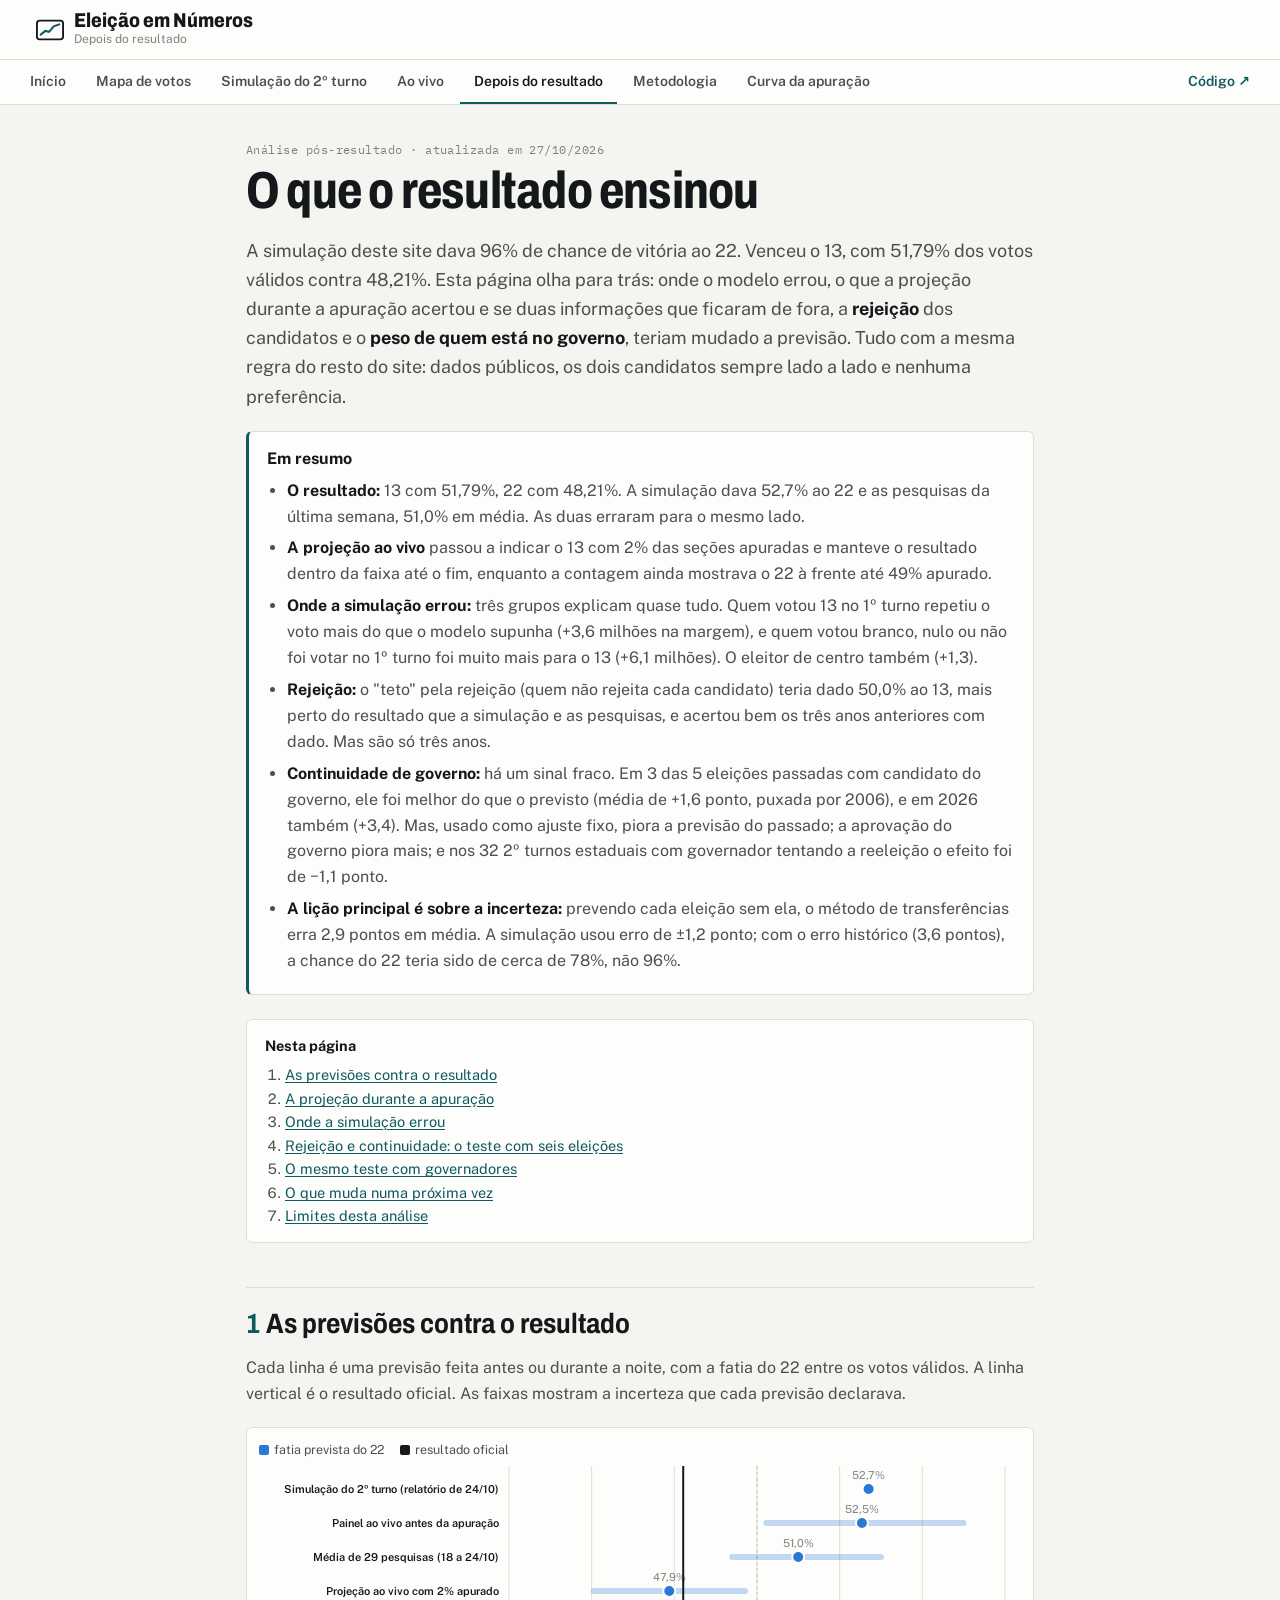
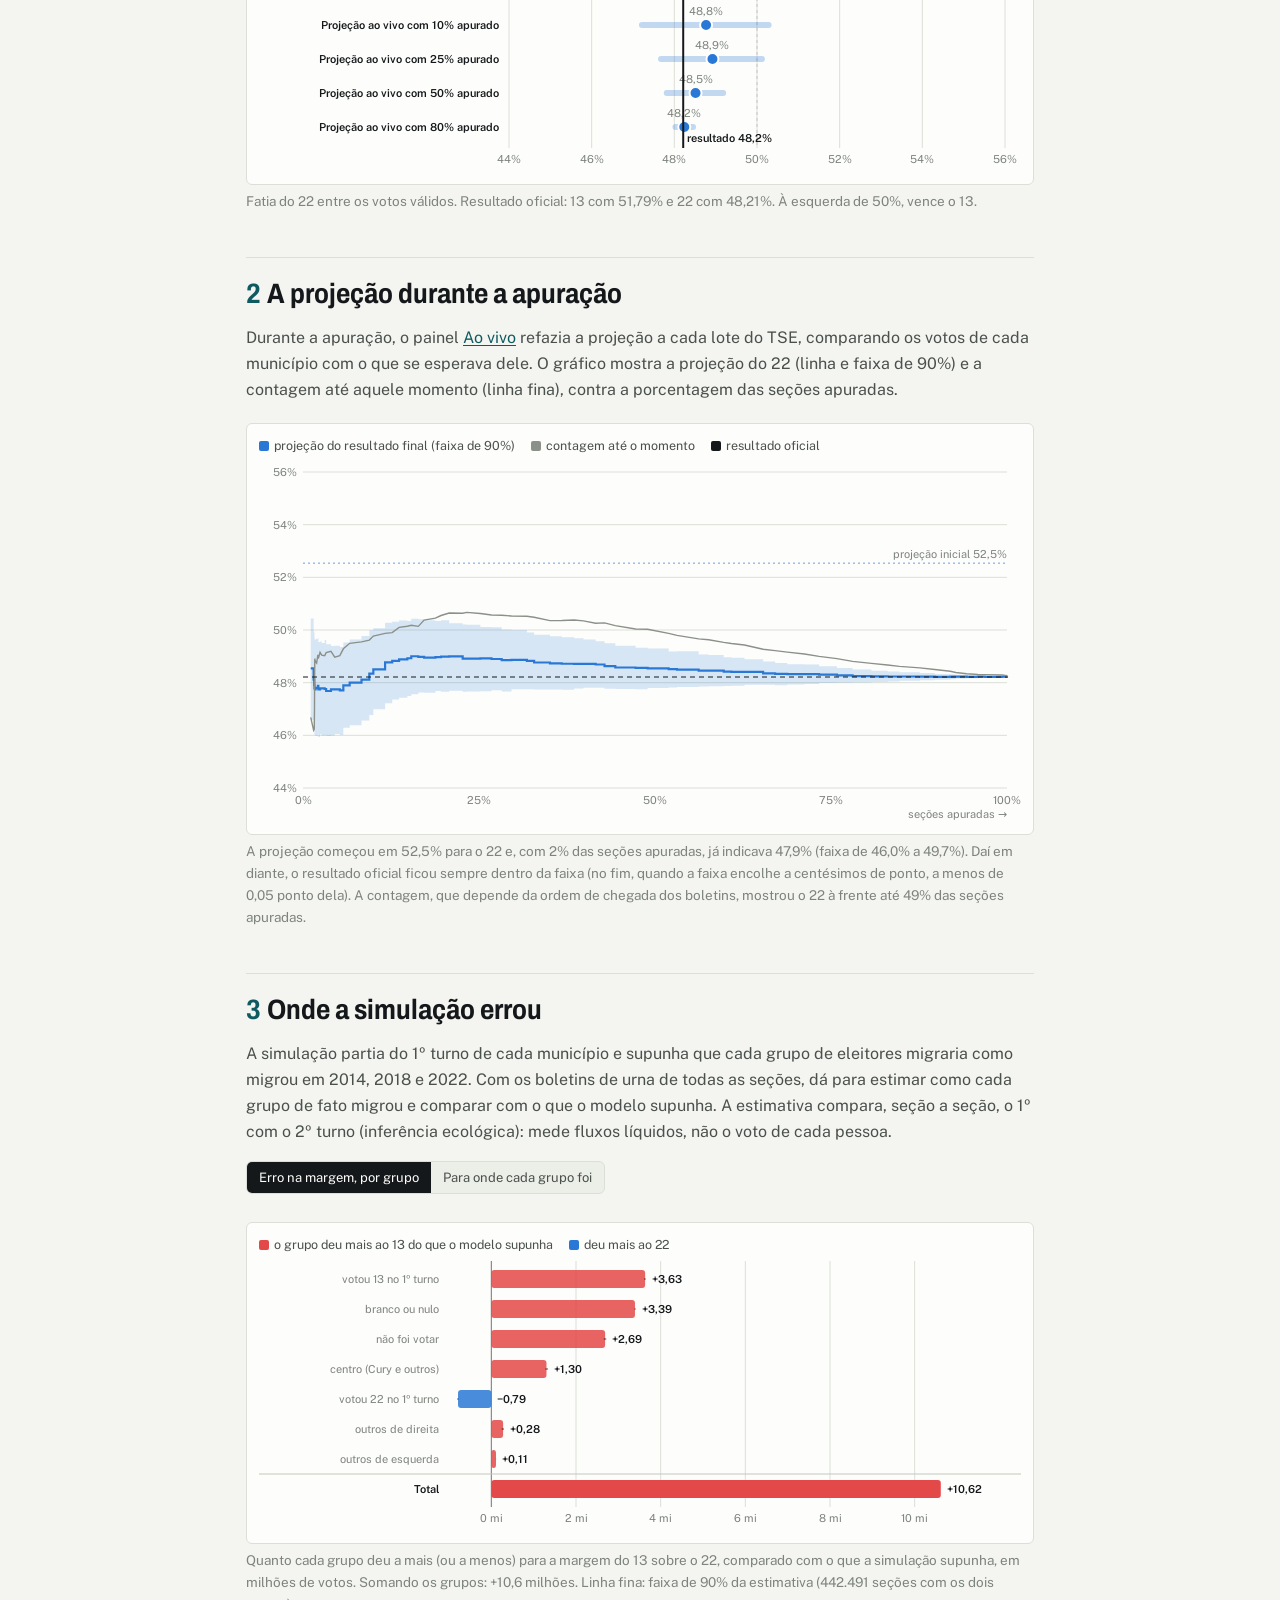
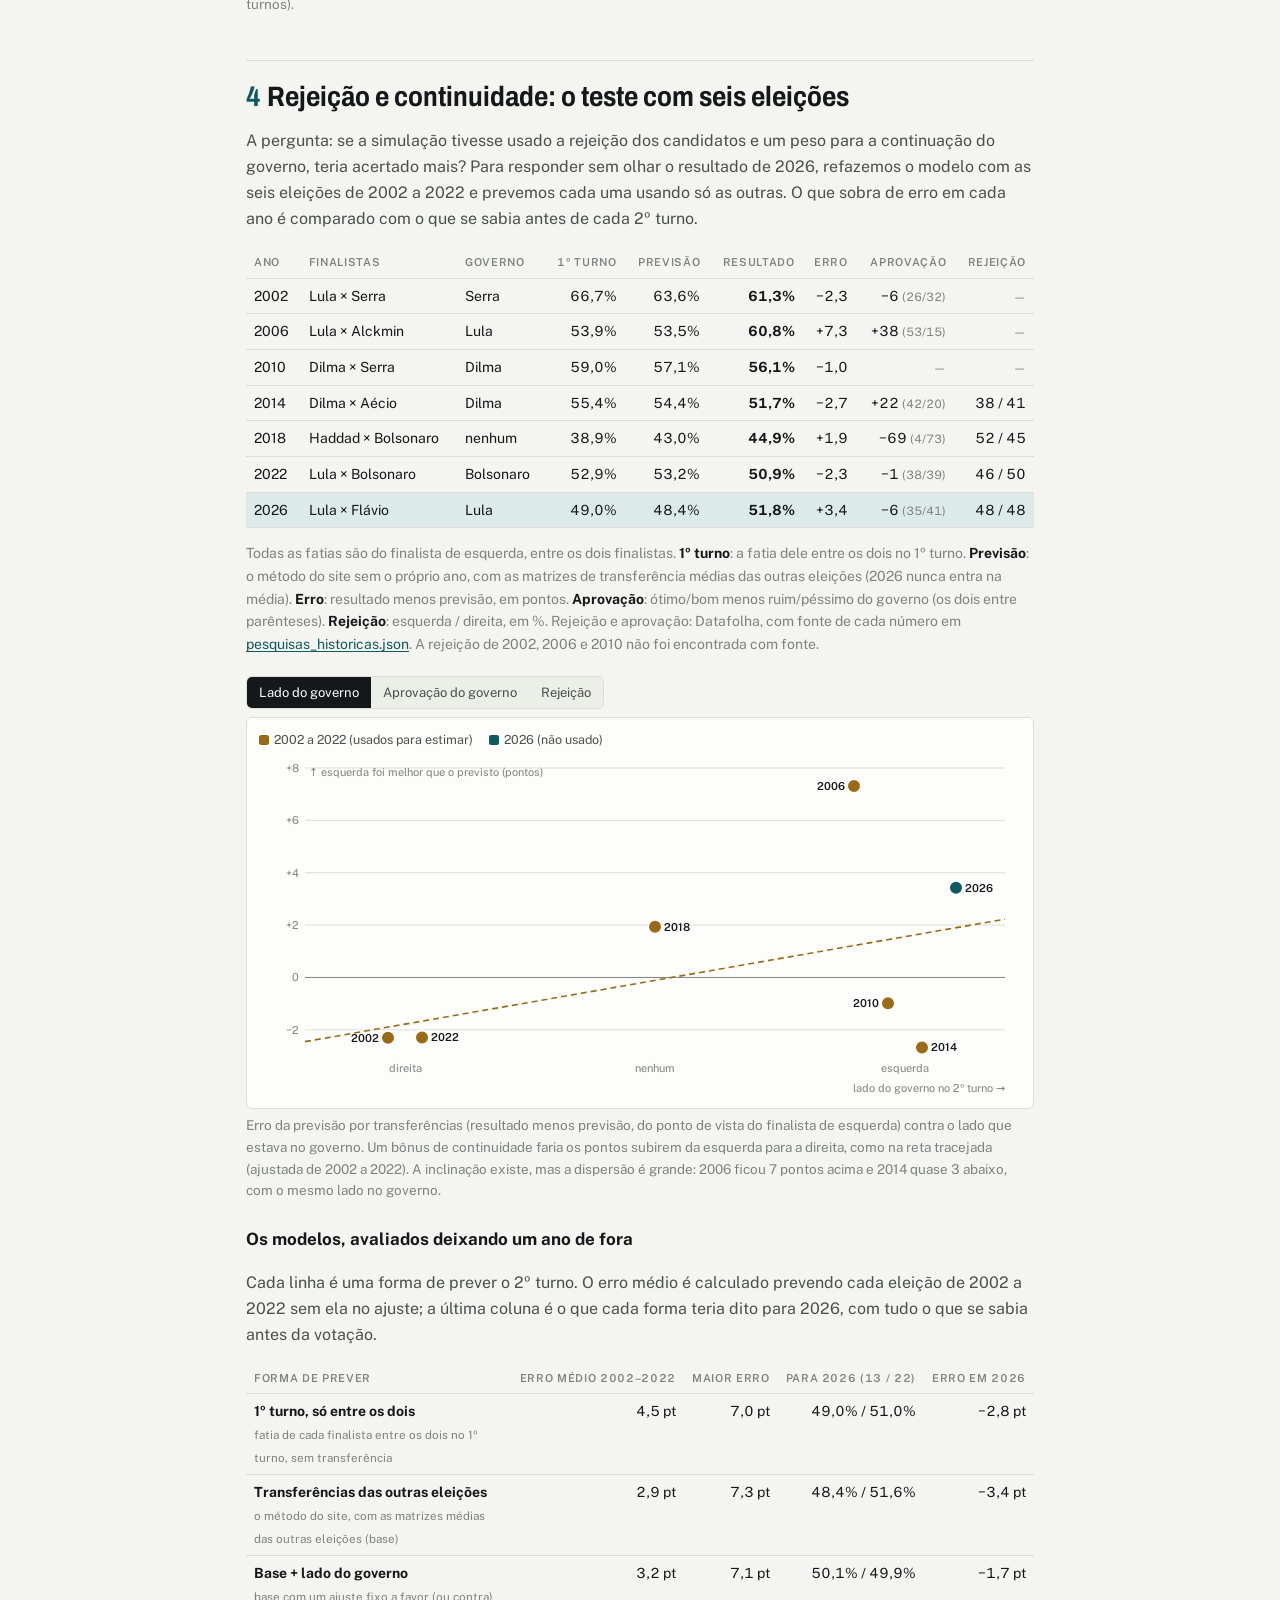
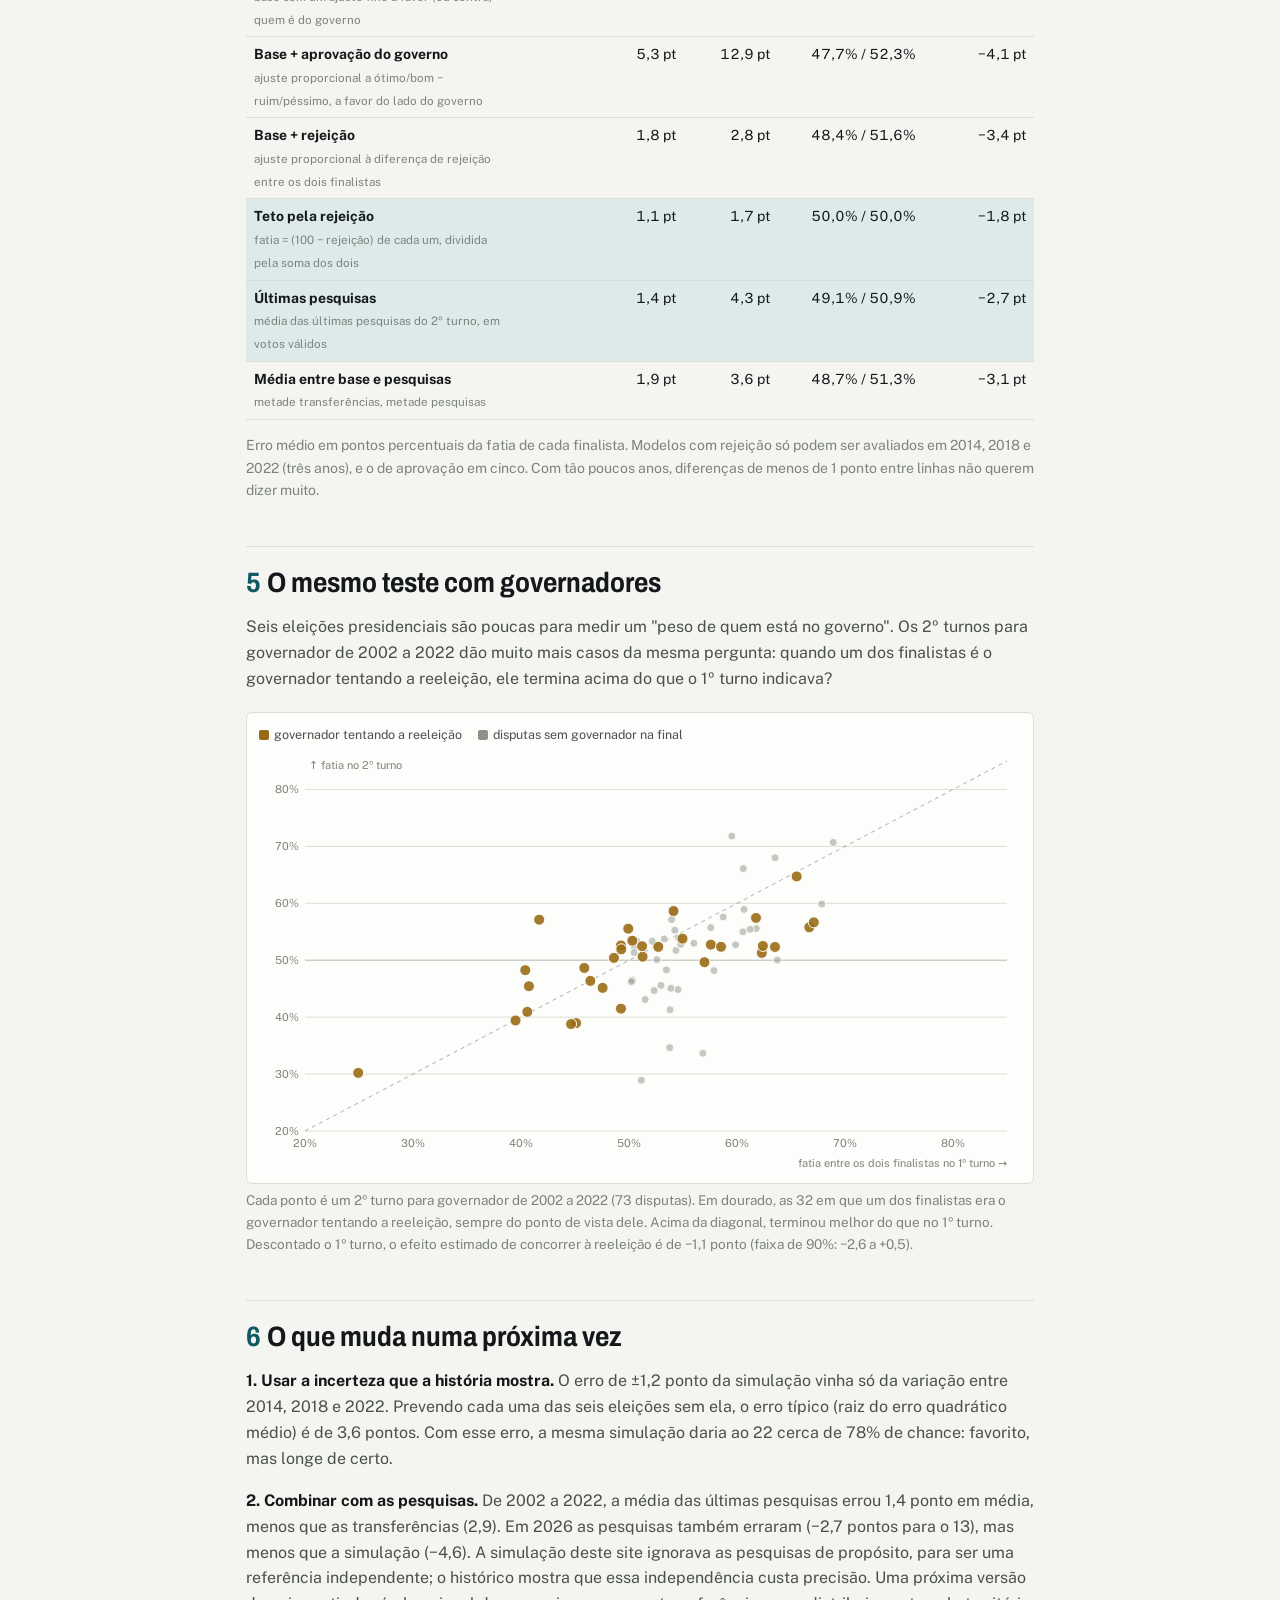
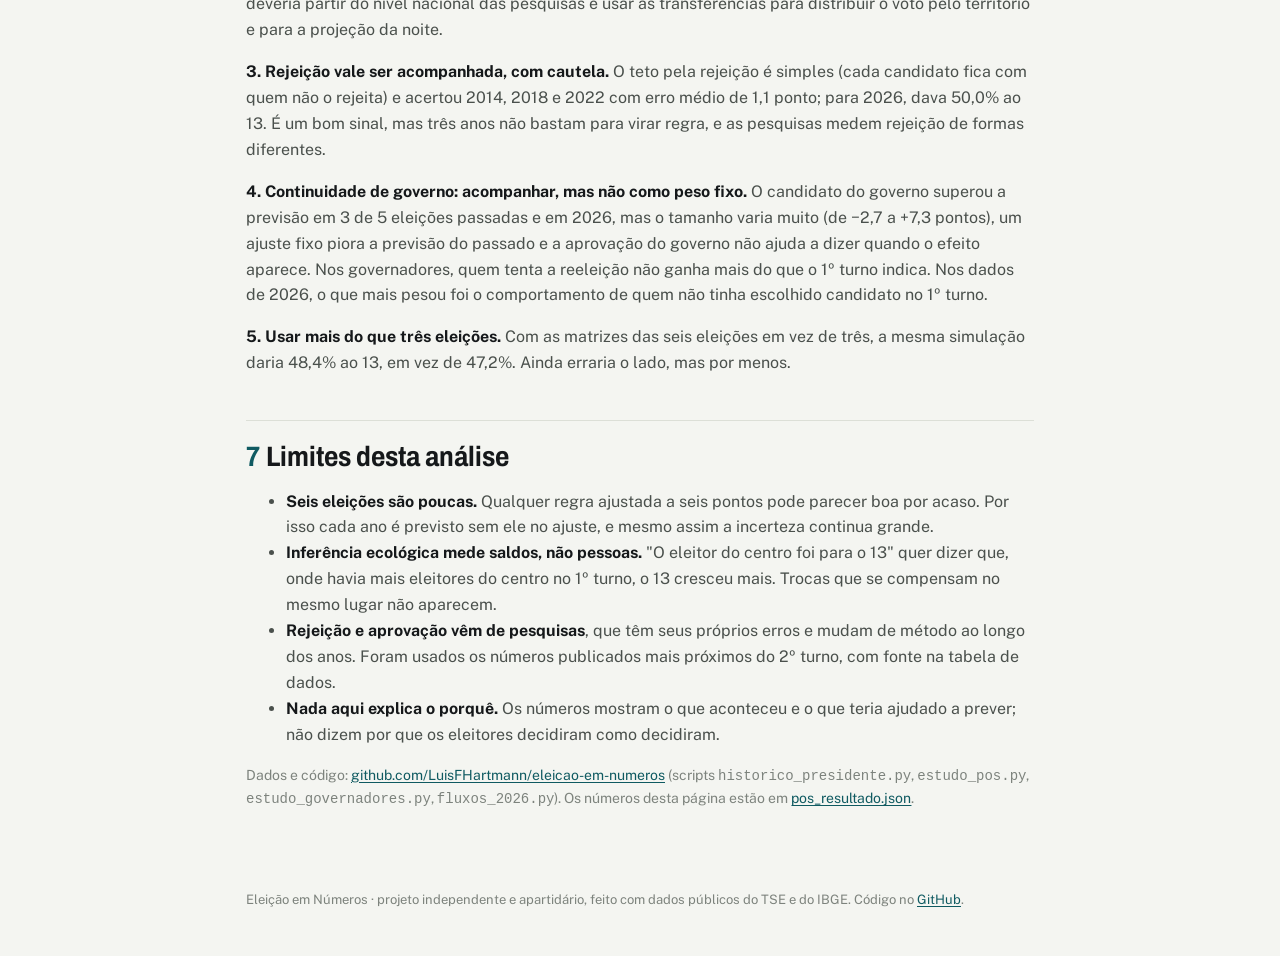
<file: site/pos-resultado/index.html>
<!doctype html>
<html lang="pt-BR">
<head>
<meta charset="utf-8">
<meta name="viewport" content="width=device-width, initial-scale=1, viewport-fit=cover">
<title>Depois do Resultado</title>
<meta name="description" content="O que o resultado do 2º turno de 2026 ensinou sobre a simulação: onde o modelo errou, o que a apuração ao vivo acertou e se rejeição e continuidade de governo teriam ajudado.">
<link rel="preconnect" href="https://fonts.googleapis.com">
<link rel="preconnect" href="https://fonts.gstatic.com" crossorigin>
<link rel="stylesheet" href="https://fonts.googleapis.com/css2?family=Archivo:wdth,wght@62..125,500..800&family=IBM+Plex+Mono:wght@400;500&family=Public+Sans:wght@400;500;600;700&display=swap">
<link rel="stylesheet" href="../comum.css">
<style>
:root {
  --bg: #f4f5f1; --surface: #fdfdfb; --surface-2: #eceee8; --ink: #15181a; --ink-2: #4a504c; --muted: #7d837d;
  --line: #dcdfd7; --line-strong: #c3c7be; --accent: #0f5a61; --accent-soft: #dcebea;
  --c22: #2a78d6; --c13: #e34948; --neutro: #8b918a; --gov: #9a6b16;
  --f-display: "Archivo", "Arial Narrow", system-ui, sans-serif;
  --f-body: "Public Sans", system-ui, -apple-system, "Segoe UI", sans-serif;
  --f-mono: "IBM Plex Mono", ui-monospace, Menlo, monospace;
  --r: 6px;
}
@media (prefers-color-scheme: dark) {
  :root:not([data-theme="light"]) {
    --bg: #0f1211; --surface: #171b1a; --surface-2: #202524; --ink: #edf0eb; --ink-2: #c0c6be; --muted: #8b918a;
    --line: #2a302e; --line-strong: #3a413e; --accent: #6cc1c8; --accent-soft: #1c3335;
    --c22: #3987e5; --c13: #e66767; --neutro: #7d837d; --gov: #d9a441; color-scheme: dark;
  }
}
:root[data-theme="dark"] {
  --bg: #0f1211; --surface: #171b1a; --surface-2: #202524; --ink: #edf0eb; --ink-2: #c0c6be; --muted: #8b918a;
  --line: #2a302e; --line-strong: #3a413e; --accent: #6cc1c8; --accent-soft: #1c3335;
  --c22: #3987e5; --c13: #e66767; --neutro: #7d837d; --gov: #d9a441; color-scheme: dark;
}
* { box-sizing: border-box; }
body { margin: 0; background: var(--bg); color: var(--ink); font-family: var(--f-body); font-size: 16px; line-height: 1.62; }
a { color: var(--accent); text-underline-offset: 2px; overflow-wrap: anywhere; }
.topbar { background: var(--surface); border-bottom: 1px solid var(--line); }
.topbar .wrap { display: flex; align-items: center; gap: 10px; padding: 10px max(16px, env(safe-area-inset-left, 0px)); max-width: 1240px; margin: 0 auto; }
.brand svg { width: 28px; height: 28px; flex: none; }
.brand-name { font-family: var(--f-display); font-weight: 800; font-stretch: 85%; font-size: 20px; line-height: 1; }
.brand-name a { color: inherit; text-decoration: none; }
.brand-sub { font-size: 12px; color: var(--muted); }
main { max-width: 820px; margin: 0 auto; padding: 36px max(16px, env(safe-area-inset-left, 0px)) 64px max(16px, env(safe-area-inset-right, 0px)); }
.eyebrow { font-family: var(--f-mono); font-size: 11.5px; color: var(--muted); letter-spacing: .04em; }
h1 { font-family: var(--f-display); font-weight: 750; font-stretch: 78%; font-size: clamp(32px, 5vw, 52px); line-height: 1.04; letter-spacing: -0.015em; margin: 4px 0 12px; text-wrap: balance; }
h2 { font-family: var(--f-display); font-weight: 700; font-stretch: 85%; font-size: 28px; line-height: 1.12; margin: 44px 0 8px; padding-top: 20px; border-top: 1px solid var(--line); text-wrap: balance; }
h2 .n { color: var(--accent); margin-right: 6px; }
h3 { font-size: 17px; margin: 24px 0 4px; }
p, li { color: var(--ink-2); }
p b, li b { color: var(--ink); }
.deck { font-size: 18px; color: var(--ink-2); }
.indice { background: var(--surface); border: 1px solid var(--line); border-radius: var(--r); padding: 14px 18px; margin: 24px 0; font-size: 14.5px; }
.indice ol { margin: 6px 0 0; padding-left: 20px; }
.resumo { background: var(--surface); border: 1px solid var(--line); border-left: 3px solid var(--accent); border-radius: var(--r); padding: 14px 18px; margin: 20px 0; }
.resumo ul { margin: 6px 0 0; padding-left: 20px; }
.resumo li { margin-bottom: 6px; }
.nota { font-size: 14px; color: var(--muted); }
.tscroll { overflow-x: auto; margin: 14px 0 6px; }
table { border-collapse: collapse; width: 100%; font-size: 14px; }
th, td { text-align: left; padding: 6px 8px; border-bottom: 1px solid var(--line); vertical-align: top; }
th { font-size: 11px; text-transform: uppercase; letter-spacing: .06em; color: var(--muted); font-weight: 600; white-space: nowrap; }
td.r, th.r { text-align: right; font-variant-numeric: tabular-nums; white-space: nowrap; }
td small { color: var(--muted); }
tr.destaque td { background: var(--accent-soft); }
figure { margin: 20px 0; }
figcaption { font-size: 13.5px; color: var(--muted); margin-top: 6px; }
.chart { background: var(--surface); border: 1px solid var(--line); border-radius: var(--r); padding: 12px; }
.chart svg { display: block; width: 100%; height: auto; overflow: visible; }
.chart text { fill: var(--muted); font-size: 11px; font-family: var(--f-body); }
.chart text.forte { fill: var(--ink); font-weight: 600; }
.gridline { stroke: var(--line); } .baseline { stroke: var(--line-strong); }
.legend { display: flex; flex-wrap: wrap; gap: 4px 16px; font-size: 12.5px; color: var(--ink-2); margin-bottom: 6px; }
.sw { width: 10px; height: 10px; border-radius: 2px; display: inline-block; margin-right: 5px; vertical-align: -1px; }
.seg { display: inline-flex; border: 1px solid var(--line); border-radius: var(--r); overflow: hidden; background: var(--surface-2); margin-bottom: 8px; flex-wrap: wrap; }
.seg button { font: inherit; color: var(--ink-2); border: 0; background: transparent; padding: 5px 12px; cursor: pointer; font-size: 13px; }
.seg button[aria-pressed="true"] { background: var(--ink); color: var(--surface); }
.tip { position: fixed; pointer-events: none; background: var(--surface); border: 1px solid var(--line-strong); border-radius: 6px; padding: 8px 10px;
  font-size: 13px; line-height: 1.4; color: var(--ink); box-shadow: 0 4px 16px rgba(0,0,0,.15); max-width: 300px; opacity: 0; transition: opacity .1s; z-index: 10; }
.tip .m { color: var(--muted); }
.kpis { display: grid; grid-template-columns: repeat(auto-fit, minmax(170px, 1fr)); gap: 10px; margin: 18px 0; }
.kpi { background: var(--surface); border: 1px solid var(--line); border-radius: var(--r); padding: 12px 14px; }
.kpi .t { font-size: 12.5px; color: var(--muted); }
.kpi .v { font-family: var(--f-display); font-weight: 750; font-stretch: 85%; font-size: 26px; line-height: 1.1; }
.kpi .s { font-size: 12.5px; color: var(--muted); }
footer { max-width: 820px; margin: 0 auto; padding: 0 16px 48px; color: var(--muted); font-size: 13px; }
@media (max-width: 600px) { body { font-size: 15.5px; } table { font-size: 13px; } th, td { padding: 5px 6px; } }
</style>
</head>
<body>
<header class="topbar"><div class="wrap brand">
  <svg viewBox="0 0 30 30" aria-hidden="true"><rect x="1" y="5" width="28" height="20" rx="3" fill="none" stroke="currentColor" stroke-width="2"/><polyline points="5,20 10,16 14,17 19,11 25,9" fill="none" stroke="var(--accent)" stroke-width="2.2" stroke-linecap="round"/></svg>
  <div><div class="brand-name"><a href="../">Eleição em Números</a></div><div class="brand-sub">Depois do resultado</div></div>
</div>
<nav class="abas" aria-label="Páginas"><a href="../">Início</a><a href="../votos/">Mapa de votos</a><a href="../segundo-turno/">Simulação do 2º turno</a><a href="../ao-vivo/">Ao vivo</a><a href="../pos-resultado/" aria-current="page">Depois do resultado</a><a href="../metodologia/">Metodologia</a><a href="../apuracao/">Curva da apuração</a><a class="aba-externa" href="https://github.com/LuisFHartmann/eleicao-em-numeros" rel="noopener">Código ↗</a></nav></header>

<main>
<div class="eyebrow" id="atualizado">Análise pós-resultado</div>
<h1>O que o resultado ensinou</h1>
<p class="deck">A simulação deste site dava 96% de chance de vitória ao 22. Venceu o 13, com <span id="t-res"></span>. Esta página olha para trás: onde o modelo errou, o que a projeção durante a apuração acertou e se duas informações que ficaram de fora, a <b>rejeição</b> dos candidatos e o <b>peso de quem está no governo</b>, teriam mudado a previsão. Tudo com a mesma regra do resto do site: dados públicos, os dois candidatos sempre lado a lado e nenhuma preferência.</p>

<div class="resumo" id="resumo"><b>Em resumo</b><ul id="resumo-lista"><li>Carregando…</li></ul></div>

<div class="indice"><b>Nesta página</b>
<ol><li><a href="#previsoes">As previsões contra o resultado</a></li><li><a href="#aovivo">A projeção durante a apuração</a></li><li><a href="#erro">Onde a simulação errou</a></li><li><a href="#historia">Rejeição e continuidade: o teste com seis eleições</a></li><li><a href="#governadores">O mesmo teste com governadores</a></li><li><a href="#licoes">O que muda numa próxima vez</a></li><li><a href="#limites">Limites desta análise</a></li></ol></div>

<h2 id="previsoes"><span class="n">1</span>As previsões contra o resultado</h2>
<p>Cada linha é uma previsão feita antes ou durante a noite, com a fatia do 22 entre os votos válidos. A linha vertical é o resultado oficial. As faixas mostram a incerteza que cada previsão declarava.</p>
<figure><div class="chart"><div class="legend"><span><i class="sw" style="background:var(--c22)"></i>fatia prevista do 22</span><span><i class="sw" style="background:var(--ink)"></i>resultado oficial</span></div><div id="ch-previsoes"></div></div>
<figcaption id="cap-previsoes"></figcaption></figure>

<h2 id="aovivo"><span class="n">2</span>A projeção durante a apuração</h2>
<p>Durante a apuração, o painel <a href="../ao-vivo/">Ao vivo</a> refazia a projeção a cada lote do TSE, comparando os votos de cada município com o que se esperava dele. O gráfico mostra a projeção do 22 (linha e faixa de 90%) e a contagem até aquele momento (linha fina), contra a porcentagem das seções apuradas.</p>
<figure><div class="chart"><div class="legend"><span><i class="sw" style="background:var(--c22)"></i>projeção do resultado final (faixa de 90%)</span><span><i class="sw" style="background:var(--neutro)"></i>contagem até o momento</span><span><i class="sw" style="background:var(--ink)"></i>resultado oficial</span></div><div id="ch-aovivo"></div></div>
<figcaption id="cap-aovivo"></figcaption></figure>

<h2 id="erro"><span class="n">3</span>Onde a simulação errou</h2>
<p>A simulação partia do 1º turno de cada município e supunha que cada grupo de eleitores migraria como migrou em 2014, 2018 e 2022. Com os boletins de urna de todas as seções, dá para estimar como cada grupo de fato migrou e comparar com o que o modelo supunha. A estimativa compara, seção a seção, o 1º com o 2º turno (inferência ecológica): mede fluxos líquidos, não o voto de cada pessoa.</p>
<div class="seg" id="sel-fluxo" role="group" aria-label="Mostrar"><button data-v="margem" aria-pressed="true">Erro na margem, por grupo</button><button data-v="taxas" aria-pressed="false">Para onde cada grupo foi</button></div>
<figure><div class="chart" id="ch-erro-wrap"><div class="legend" id="leg-erro"></div><div id="ch-erro"></div></div>
<figcaption id="cap-erro"></figcaption></figure>

<h2 id="historia"><span class="n">4</span>Rejeição e continuidade: o teste com seis eleições</h2>
<p>A pergunta: se a simulação tivesse usado a rejeição dos candidatos e um peso para a continuação do governo, teria acertado mais? Para responder sem olhar o resultado de 2026, refazemos o modelo com as seis eleições de 2002 a 2022 e prevemos cada uma usando só as outras. O que sobra de erro em cada ano é comparado com o que se sabia antes de cada 2º turno.</p>
<div class="tscroll"><table id="tb-historia"></table></div>
<p class="nota" id="nota-historia"></p>
<figure><div class="seg" id="sel-explica" role="group" aria-label="Variável"></div>
<div class="chart"><div class="legend"><span><i class="sw" style="background:var(--gov)"></i>2002 a 2022 (usados para estimar)</span><span><i class="sw" style="background:var(--accent)"></i>2026 (não usado)</span></div><div id="ch-explica"></div></div>
<figcaption id="cap-explica"></figcaption></figure>
<h3>Os modelos, avaliados deixando um ano de fora</h3>
<p>Cada linha é uma forma de prever o 2º turno. O erro médio é calculado prevendo cada eleição de 2002 a 2022 sem ela no ajuste; a última coluna é o que cada forma teria dito para 2026, com tudo o que se sabia antes da votação.</p>
<div class="tscroll"><table id="tb-modelos"></table></div>
<p class="nota" id="nota-modelos"></p>

<h2 id="governadores"><span class="n">5</span>O mesmo teste com governadores</h2>
<p>Seis eleições presidenciais são poucas para medir um "peso de quem está no governo". Os 2º turnos para governador de 2002 a 2022 dão muito mais casos da mesma pergunta: quando um dos finalistas é o governador tentando a reeleição, ele termina acima do que o 1º turno indicava?</p>
<figure><div class="chart"><div class="legend"><span><i class="sw" style="background:var(--gov)"></i>governador tentando a reeleição</span><span><i class="sw" style="background:var(--neutro)"></i>disputas sem governador na final</span></div><div id="ch-gov"></div></div>
<figcaption id="cap-gov"></figcaption></figure>

<h2 id="licoes"><span class="n">6</span>O que muda numa próxima vez</h2>
<div id="licoes-texto"></div>

<h2 id="limites"><span class="n">7</span>Limites desta análise</h2>
<ul id="limites-lista">
<li><b>Seis eleições são poucas.</b> Qualquer regra ajustada a seis pontos pode parecer boa por acaso. Por isso cada ano é previsto sem ele no ajuste, e mesmo assim a incerteza continua grande.</li>
<li><b>Inferência ecológica mede saldos, não pessoas.</b> "O eleitor do centro foi para o 13" quer dizer que, onde havia mais eleitores do centro no 1º turno, o 13 cresceu mais. Trocas que se compensam no mesmo lugar não aparecem.</li>
<li><b>Rejeição e aprovação vêm de pesquisas</b>, que têm seus próprios erros e mudam de método ao longo dos anos. Foram usados os números publicados mais próximos do 2º turno, com fonte na tabela de dados.</li>
<li><b>Nada aqui explica o porquê.</b> Os números mostram o que aconteceu e o que teria ajudado a prever; não dizem por que os eleitores decidiram como decidiram.</li>
</ul>
<p class="nota">Dados e código: <a href="https://github.com/LuisFHartmann/eleicao-em-numeros" rel="noopener">github.com/LuisFHartmann/eleicao-em-numeros</a> (scripts <code>historico_presidente.py</code>, <code>estudo_pos.py</code>, <code>estudo_governadores.py</code>, <code>fluxos_2026.py</code>). Os números desta página estão em <a href="../dados/pos_resultado.json">pos_resultado.json</a>.</p>
</main>
<footer>Eleição em Números · projeto independente e apartidário, feito com dados públicos do TSE e do IBGE. Código no <a href="https://github.com/LuisFHartmann/eleicao-em-numeros" rel="noopener">GitHub</a>.</footer>
<div class="tip" id="tip"></div>
<script src="../vendor/d3-7.9.0.min.js"></script>
<script src="pos-resultado.js"></script>
</body>
</html>
</file>
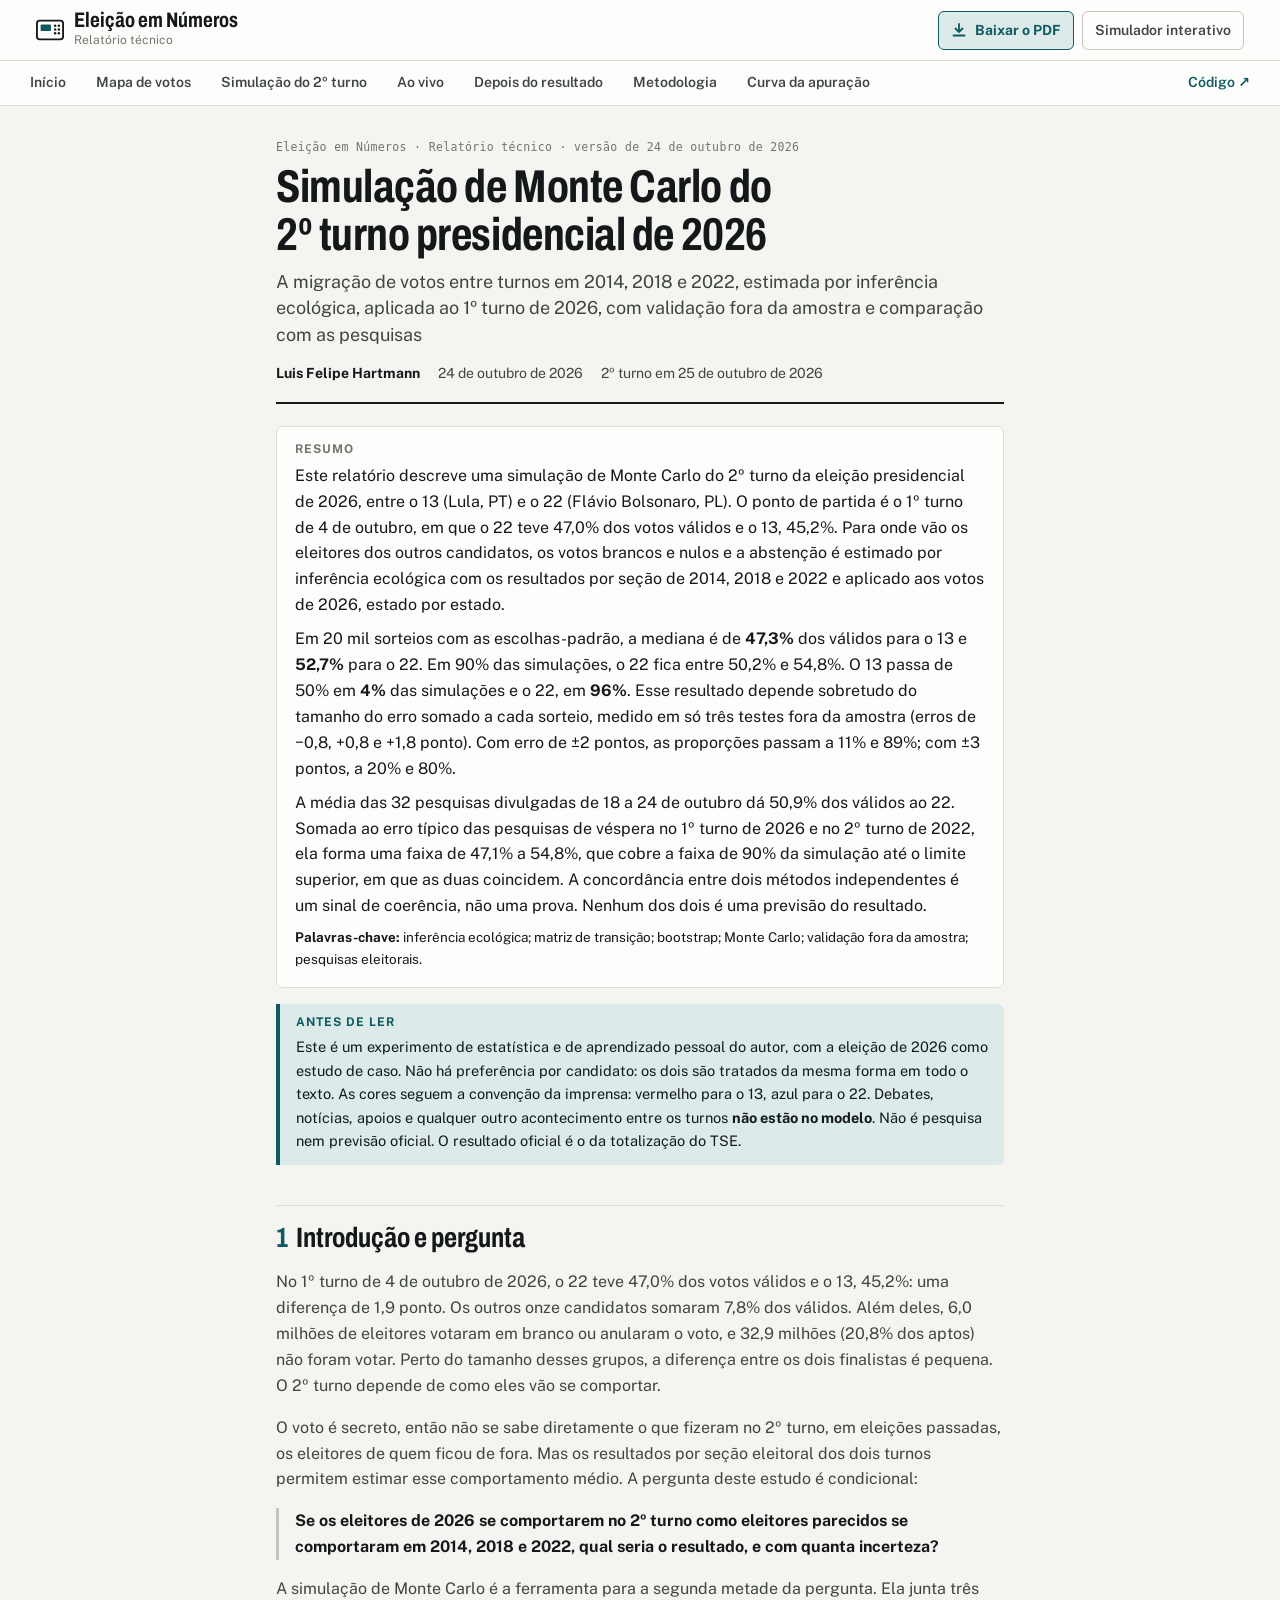
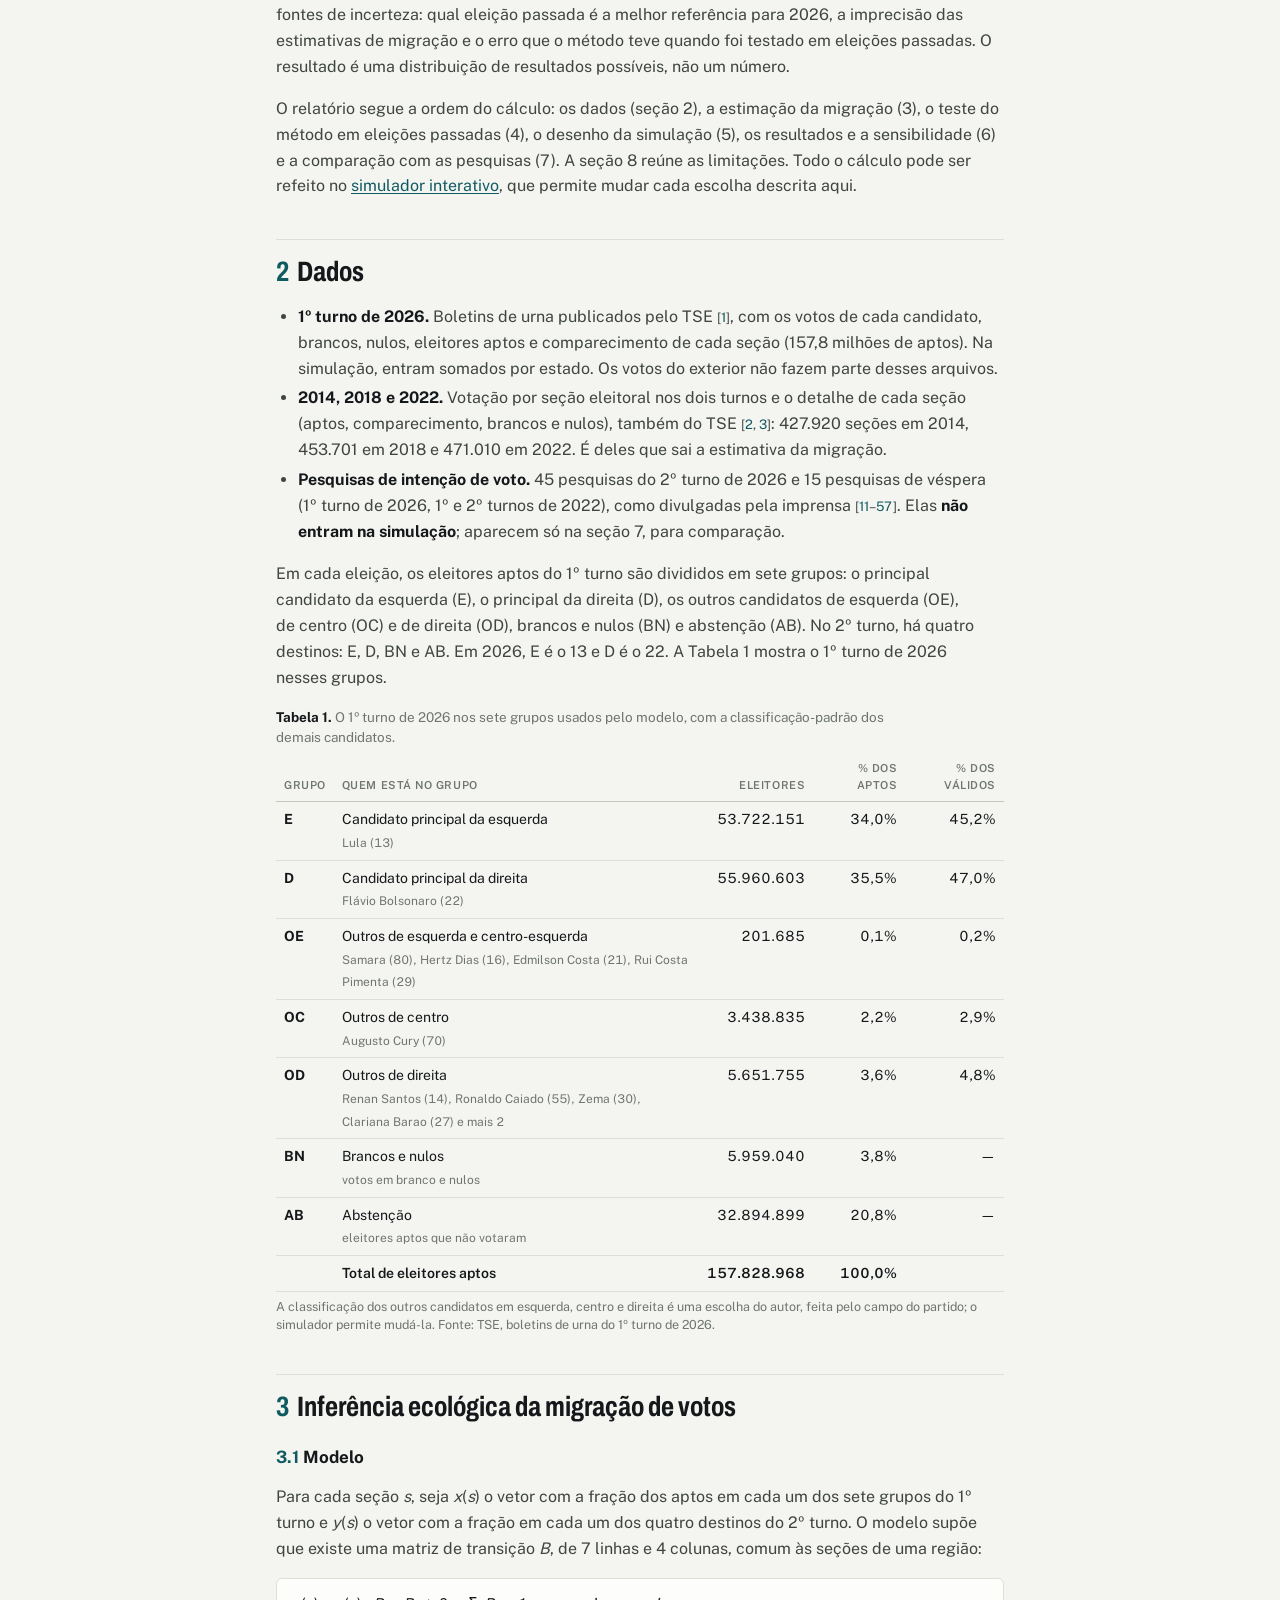
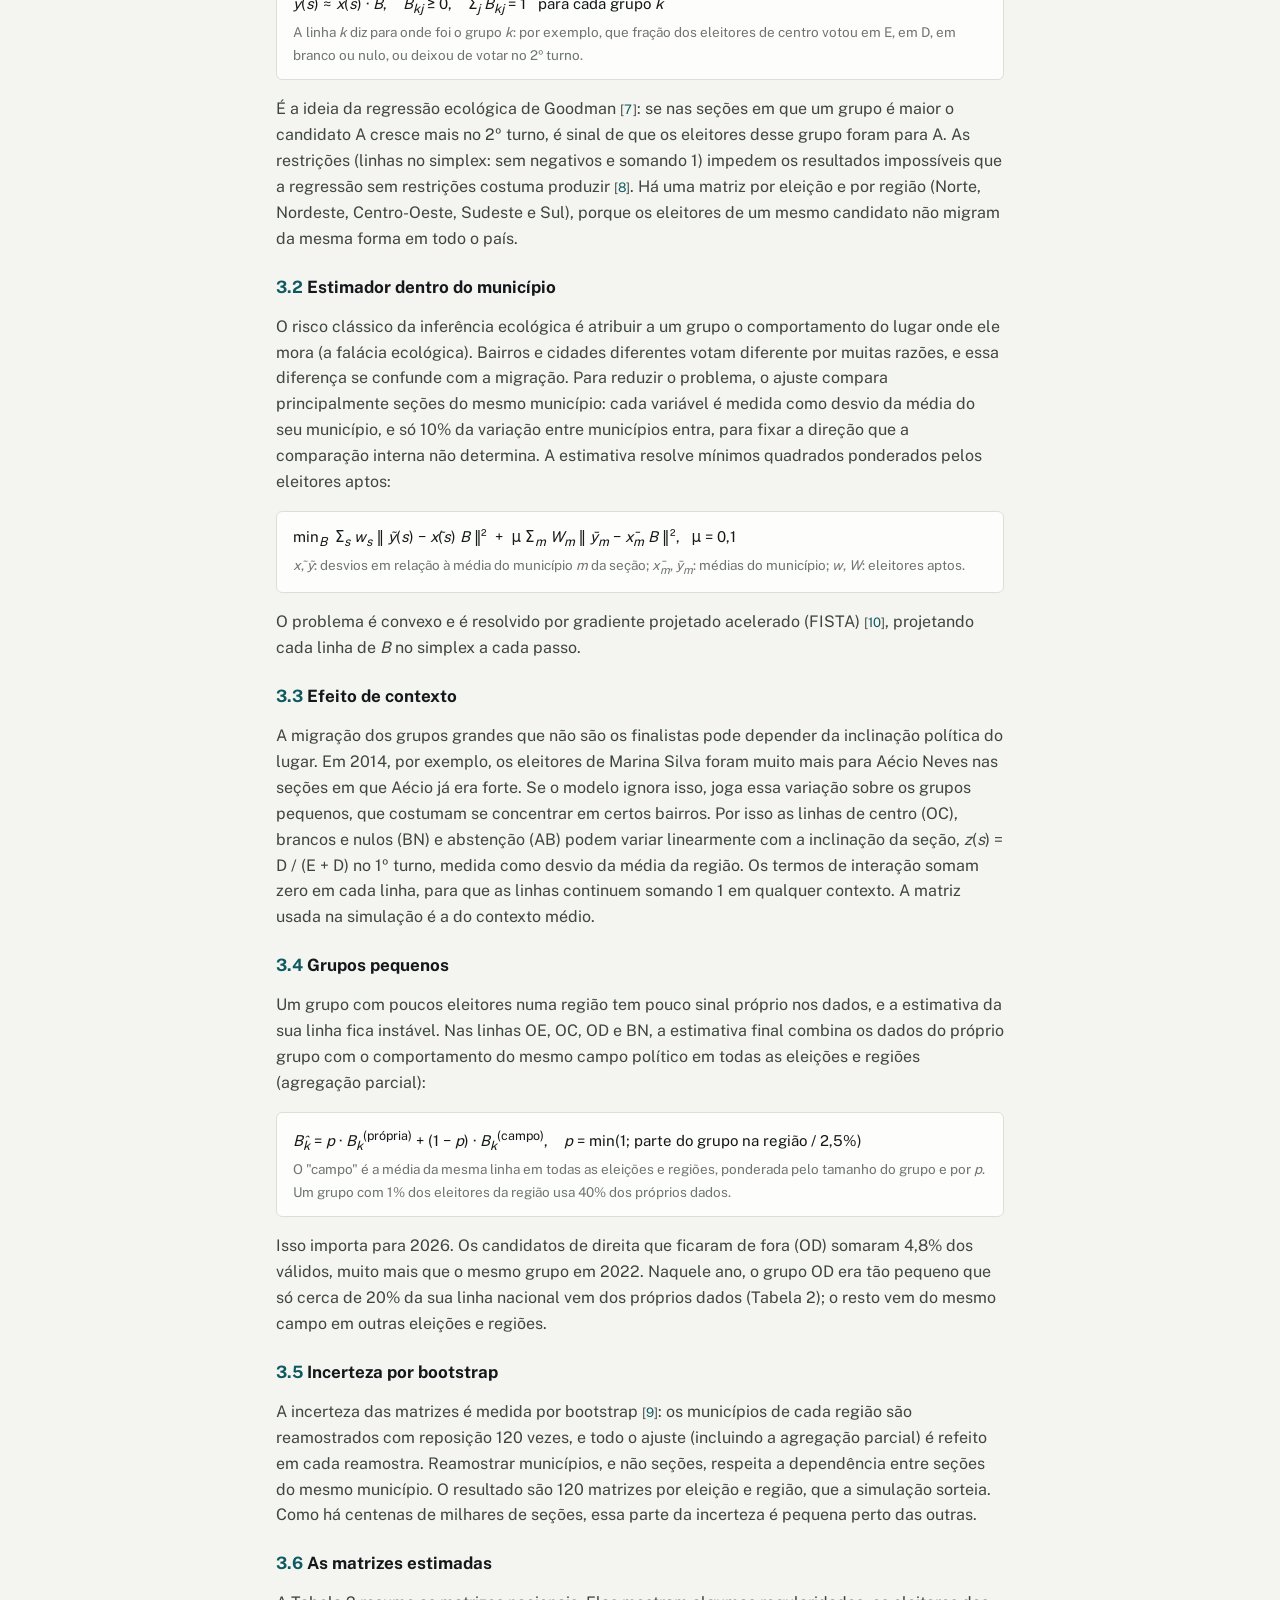
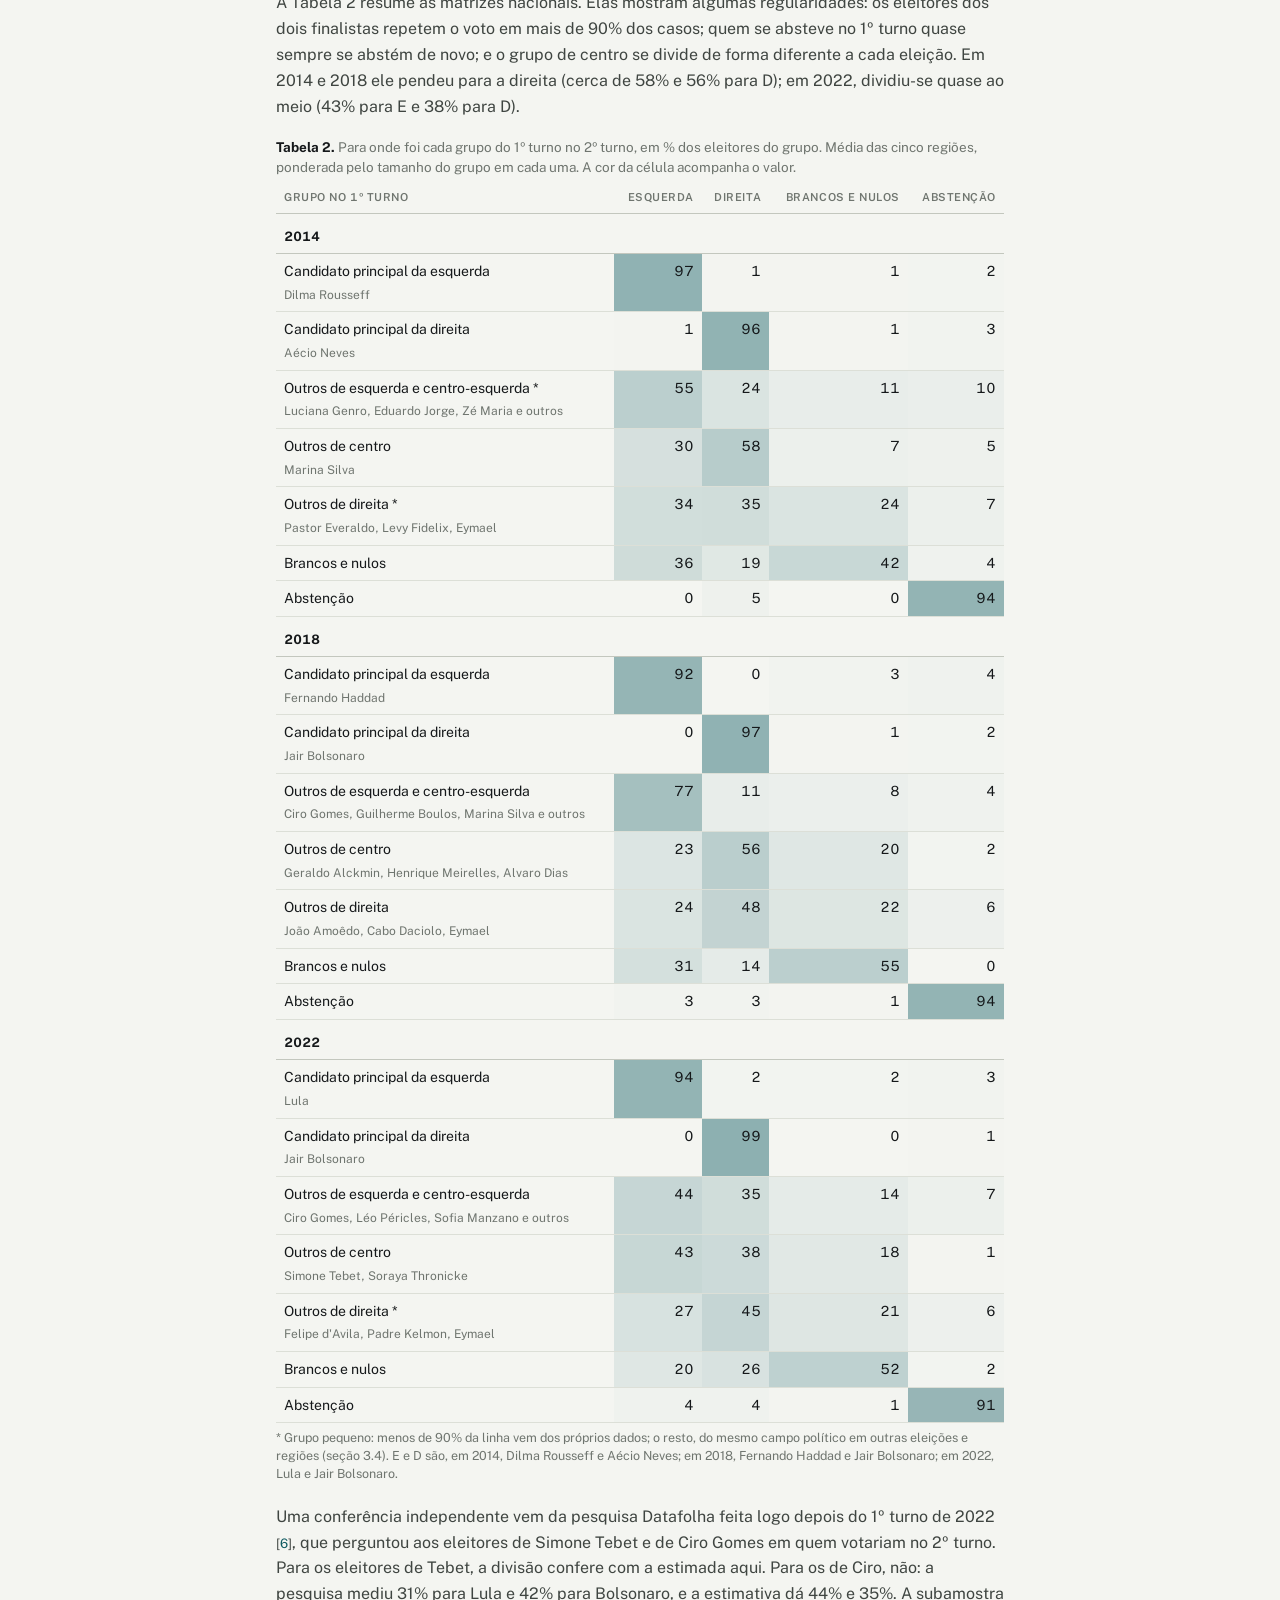
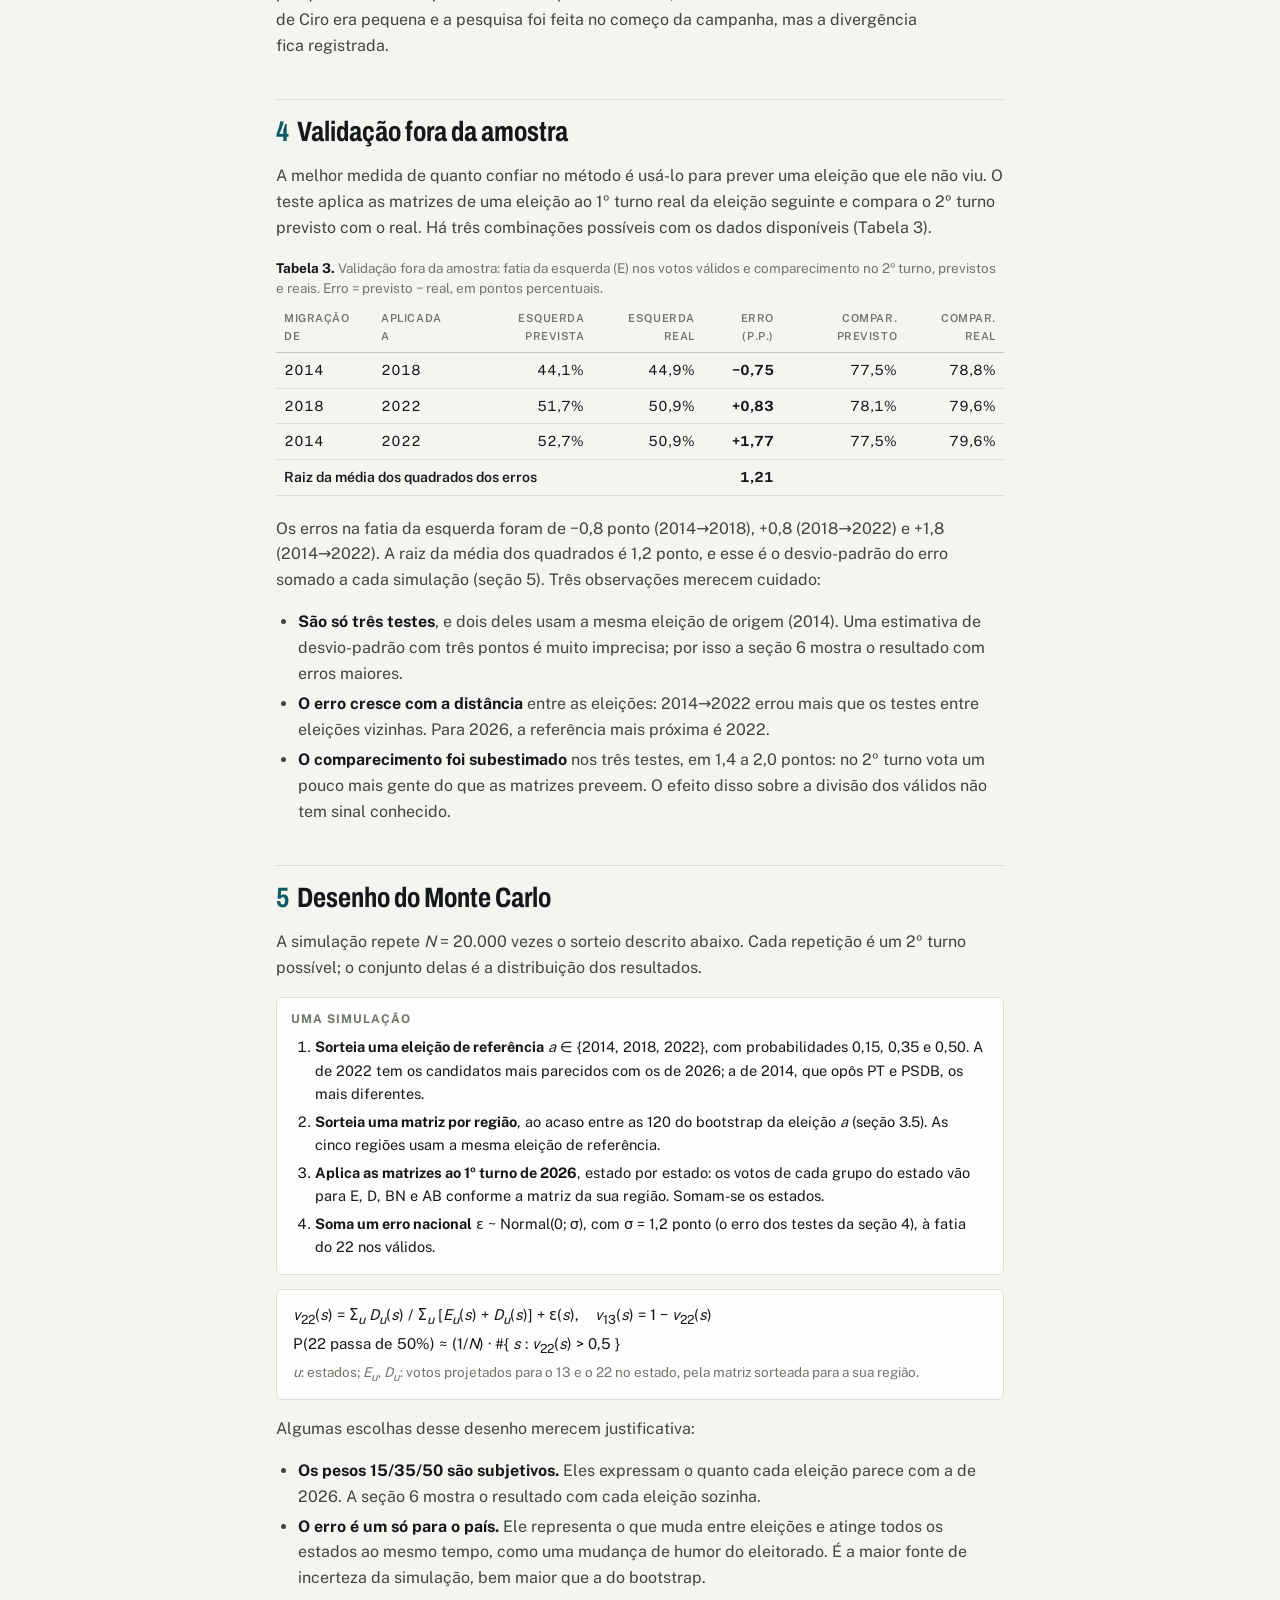
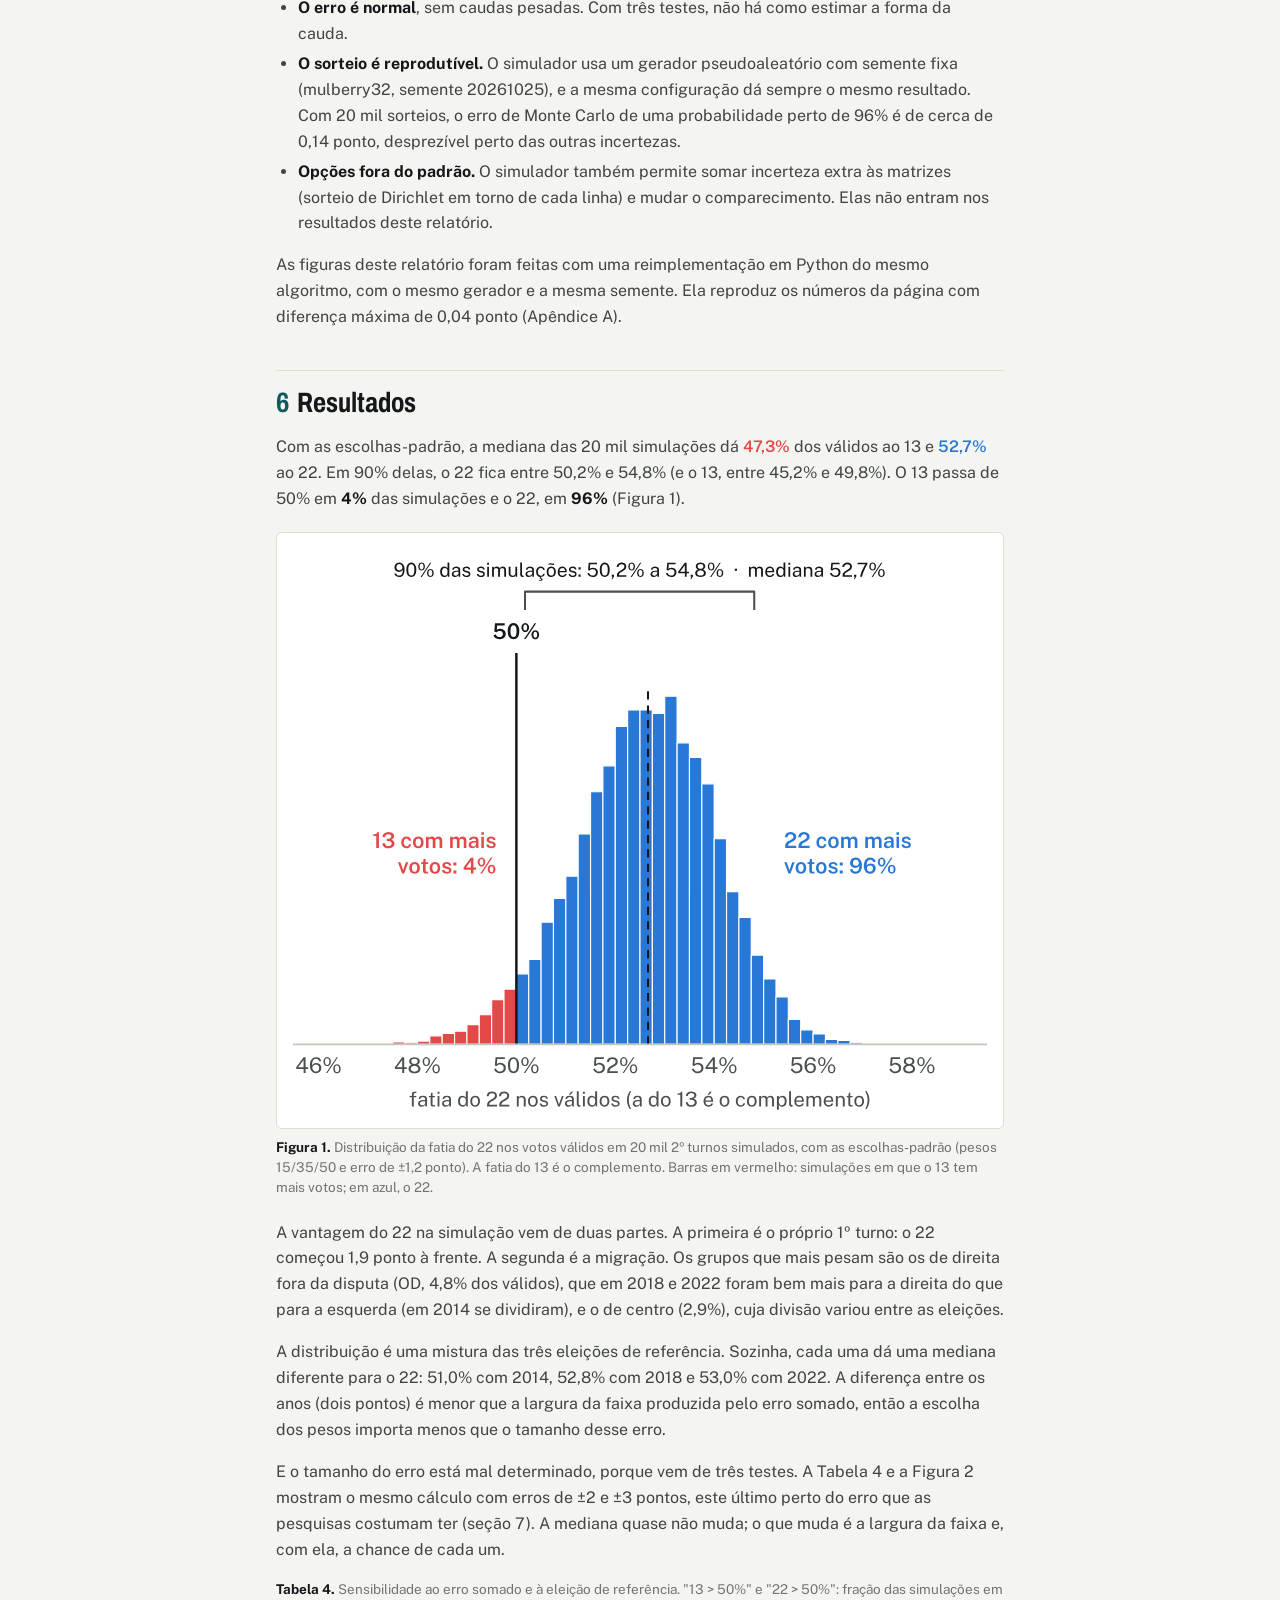
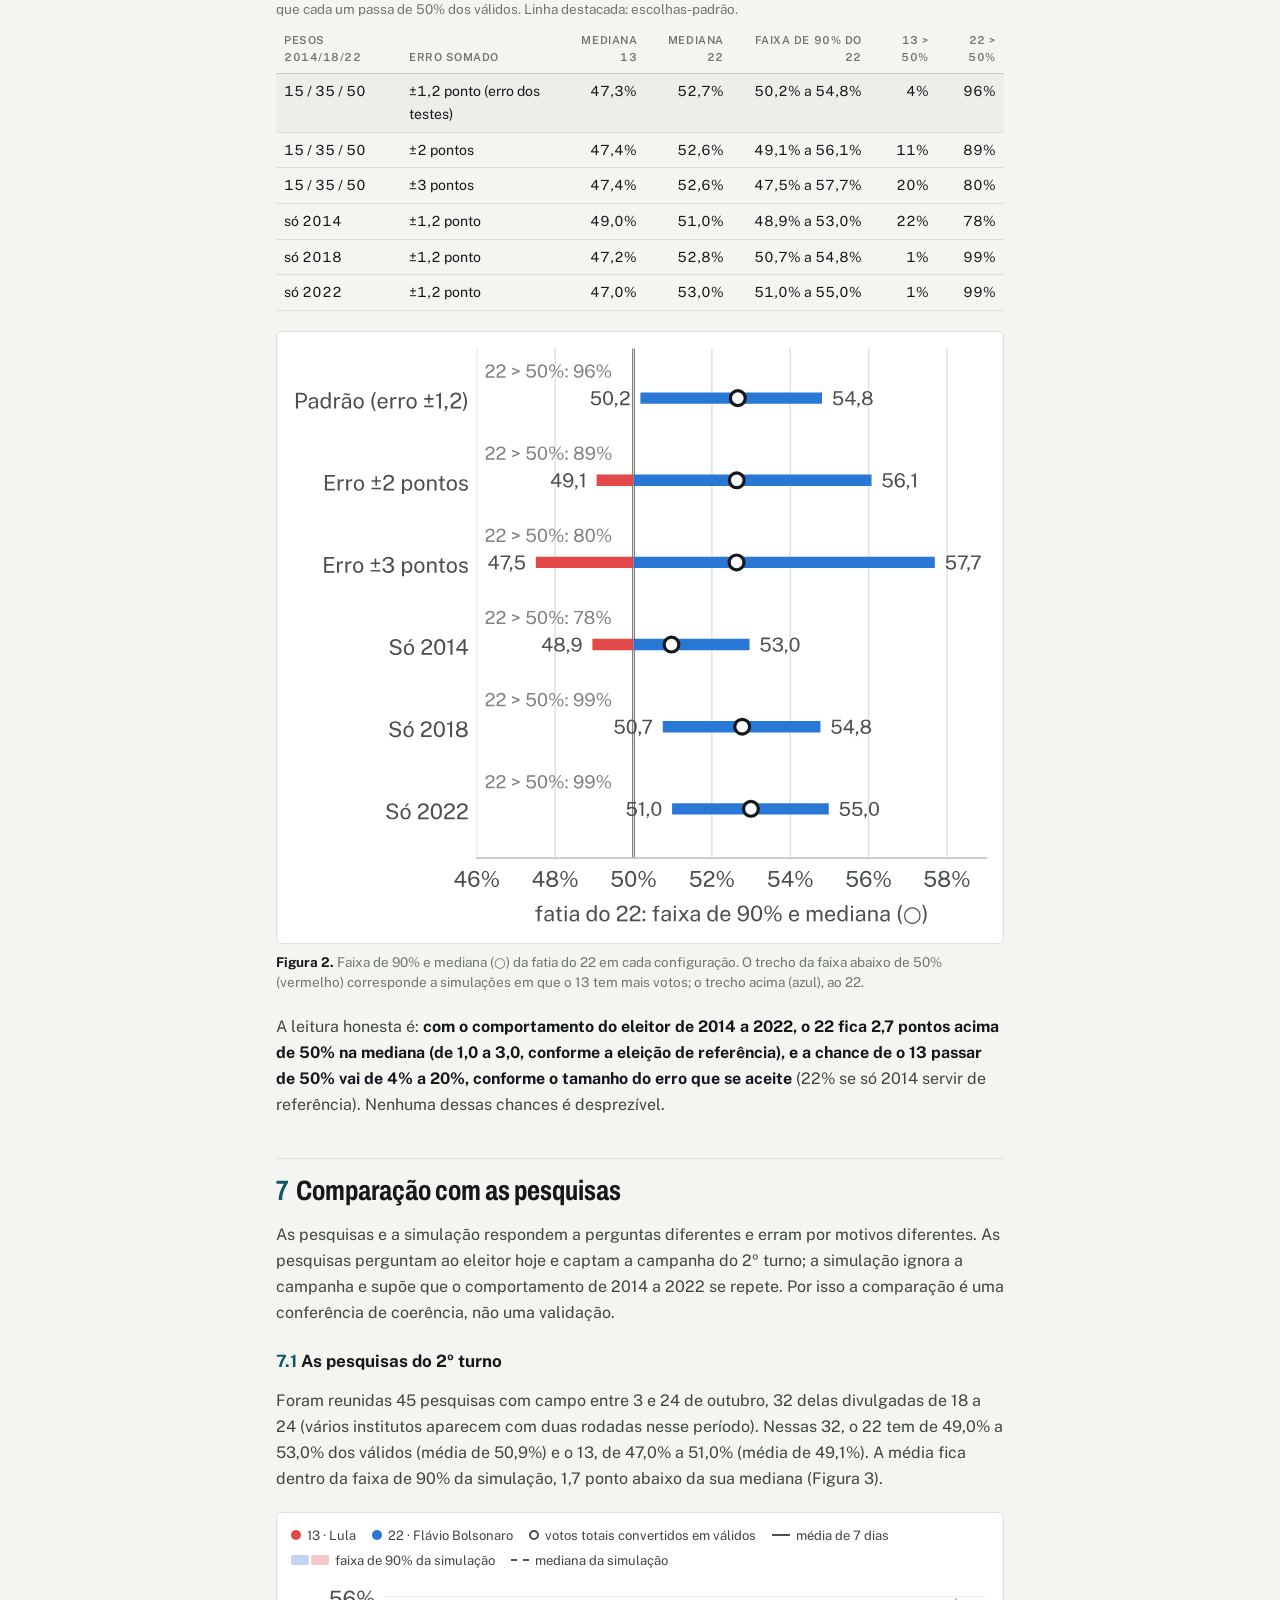
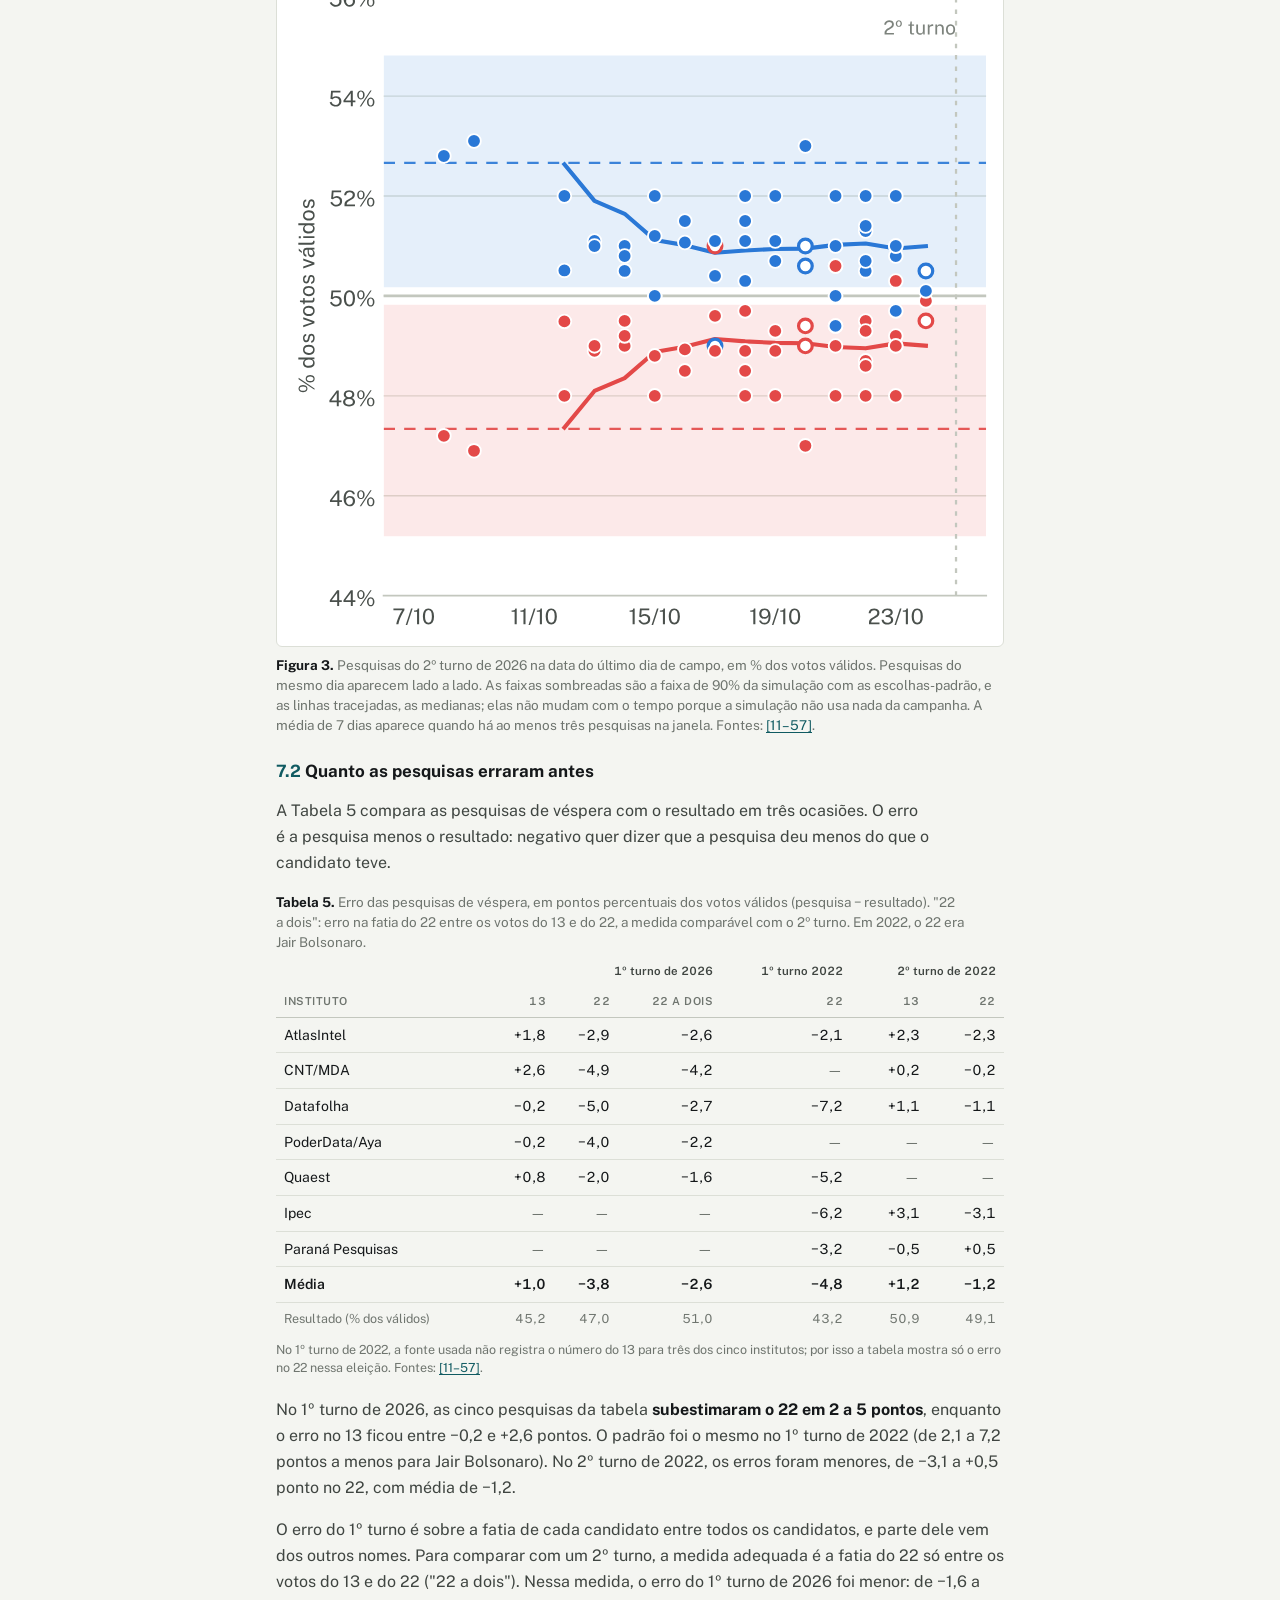
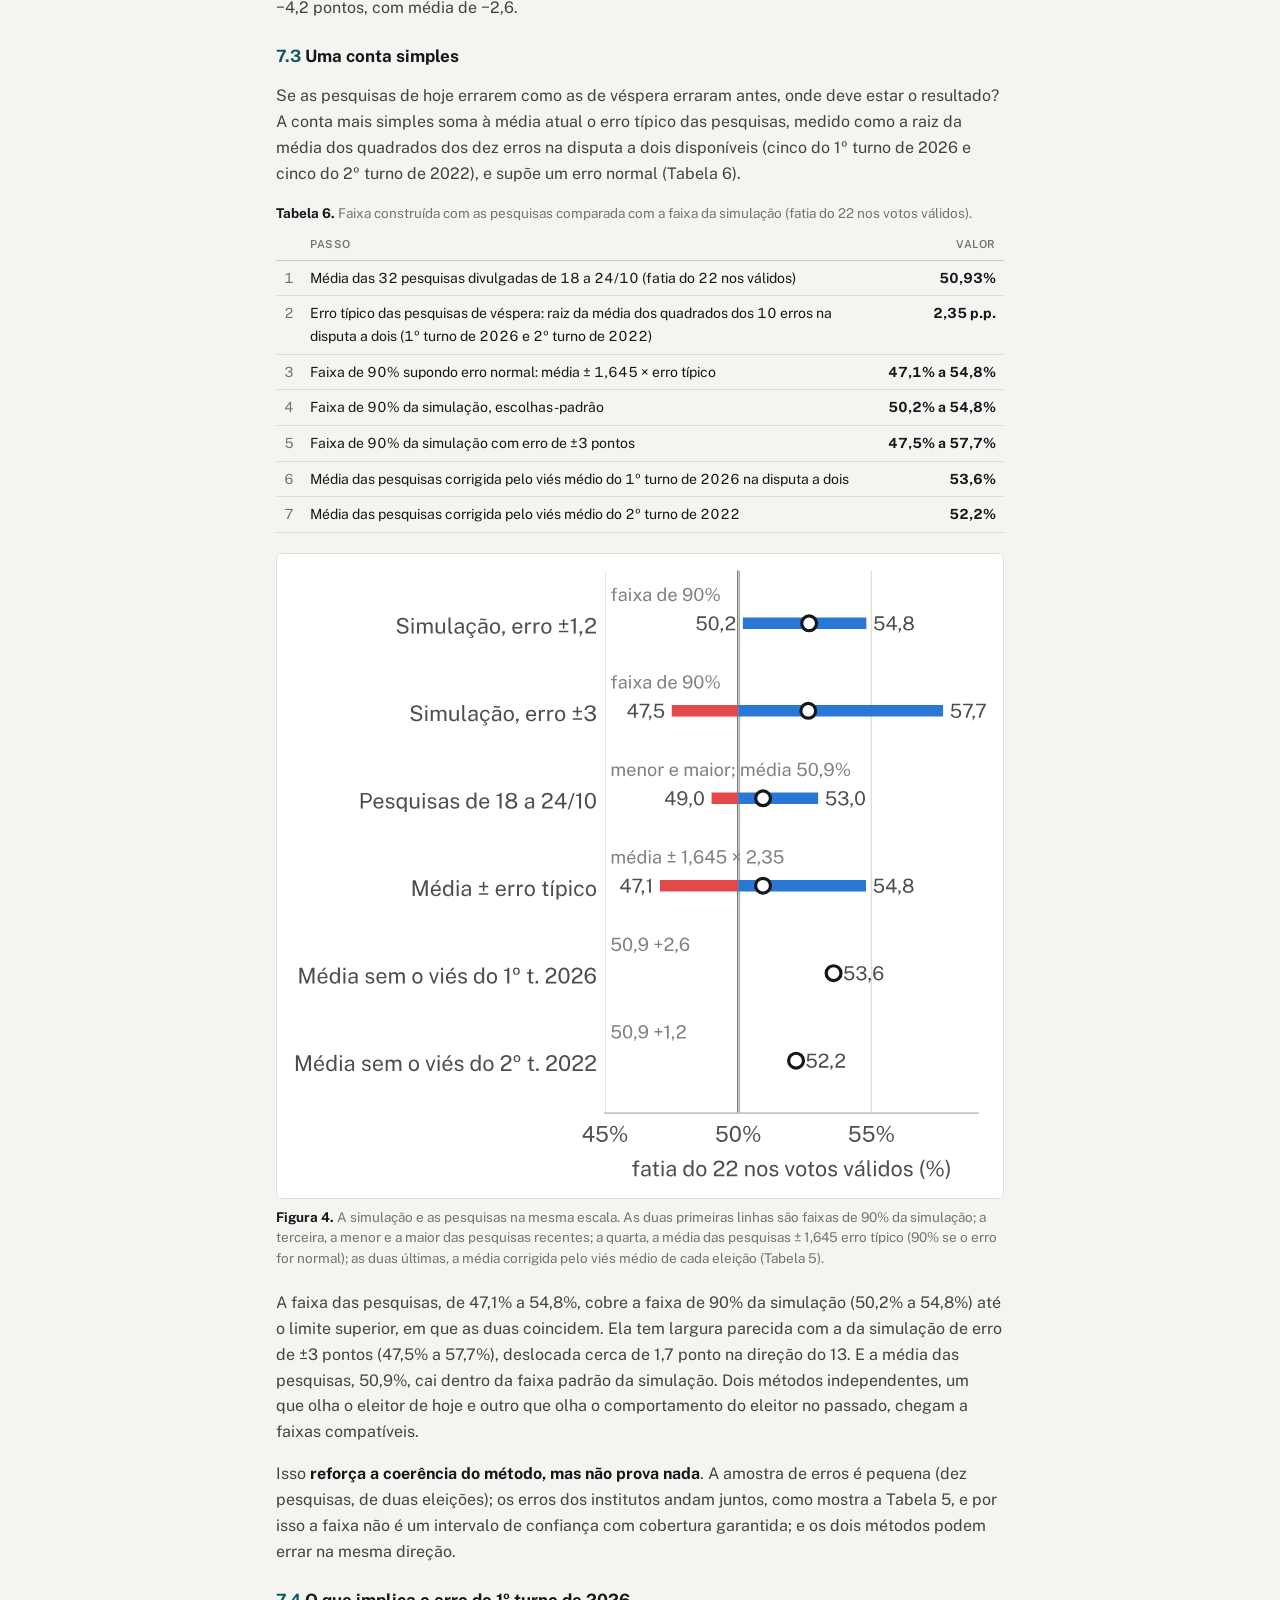
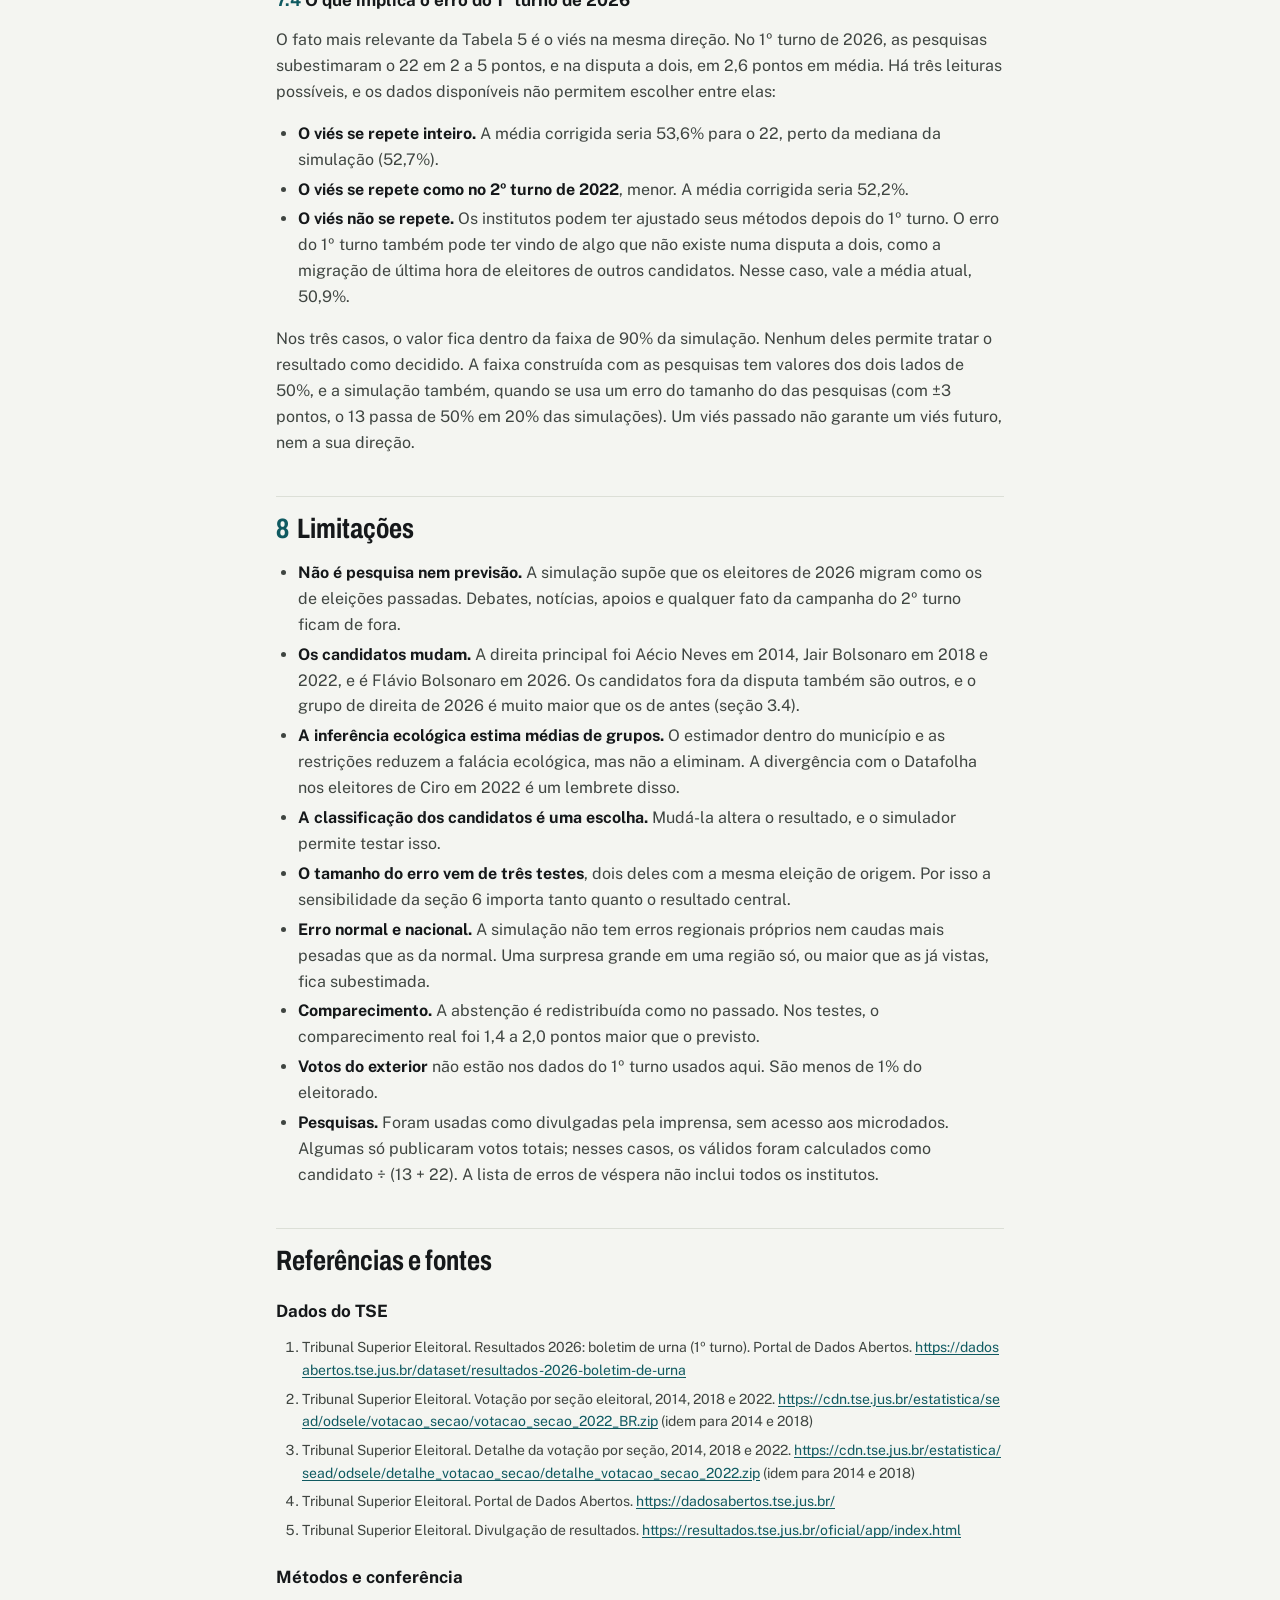
<file: site/relatorio/index.html>
<!doctype html>
<html lang="pt-BR">
<head>
<meta charset="utf-8">
<meta name="viewport" content="width=device-width, initial-scale=1, viewport-fit=cover">
<title>Simulação do 2º turno: relatório · Eleição em Números</title>
<meta name="description" content="Relatório técnico sobre a simulação de Monte Carlo do 2º turno presidencial de 2026: dados, inferência ecológica da migração de votos, validação, resultados, sensibilidade e comparação com as pesquisas.">
<meta name="author" content="Luis Felipe Hartmann">
<link rel="stylesheet" href="../comum.css">
<style>
/* Relatório em formato de artigo: coluna de leitura na tela e A4 na impressão (o PDF é gerado pelo Chrome a partir desta página). */
@font-face { font-family: "Public Sans"; font-weight: 400; font-style: normal; src: url("fontes/PublicSans-400.ttf") format("truetype"); font-display: swap; }
@font-face { font-family: "Public Sans"; font-weight: 600; font-style: normal; src: url("fontes/PublicSans-600.ttf") format("truetype"); font-display: swap; }
@font-face { font-family: "Public Sans"; font-weight: 700; font-style: normal; src: url("fontes/PublicSans-700.ttf") format("truetype"); font-display: swap; }
@font-face { font-family: "Archivo Condensed"; font-weight: 700; font-style: normal; src: url("fontes/Archivo-Cond-700.ttf") format("truetype"); font-display: swap; }
:root {
  --bg: #f4f5f1; --surface: #fdfdfb; --surface-2: #eceee8; --ink: #15181a; --ink-2: #3f4541; --muted: #6f756f;
  --line: #dcdfd7; --line-strong: #c3c7be; --accent: #0f5a61; --accent-soft: #dcebea;
  --c22: #2a78d6; --c13: #e34948; --heat: 15, 90, 97;
  --f-display: "Archivo Condensed", "Arial Narrow", system-ui, sans-serif;
  --f-body: "Public Sans", system-ui, -apple-system, "Segoe UI", "Noto Sans", sans-serif;
  --f-mono: ui-monospace, "DejaVu Sans Mono", Menlo, monospace;
  --r: 6px;
}
@media (prefers-color-scheme: dark) {
  :root:not([data-theme="light"]) {
    --bg: #0f1211; --surface: #171b1a; --surface-2: #202524; --ink: #edf0eb; --ink-2: #c0c6be; --muted: #8b918a;
    --line: #2a302e; --line-strong: #3a413e; --accent: #6cc1c8; --accent-soft: #1c3335;
    --c22: #3987e5; --c13: #e66767; --heat: 108, 193, 200; color-scheme: dark;
  }
}
:root[data-theme="dark"] {
  --bg: #0f1211; --surface: #171b1a; --surface-2: #202524; --ink: #edf0eb; --ink-2: #c0c6be; --muted: #8b918a;
  --line: #2a302e; --line-strong: #3a413e; --accent: #6cc1c8; --accent-soft: #1c3335;
  --c22: #3987e5; --c13: #e66767; --heat: 108, 193, 200; color-scheme: dark;
}
* { box-sizing: border-box; }
html, body { margin: 0; }
body { background: var(--bg); color: var(--ink); font-family: var(--f-body); font-size: 16px; line-height: 1.62; -webkit-text-size-adjust: 100%; }
a { color: var(--accent); text-underline-offset: 2px; overflow-wrap: anywhere; }

/* barra do site (só na tela) */
.topbar { background: var(--surface); border-bottom: 1px solid var(--line); }
.topbar .wrap { display: flex; align-items: center; justify-content: space-between; flex-wrap: wrap; gap: 8px 16px; padding: 10px max(16px, env(safe-area-inset-left, 0px)); max-width: 1240px; margin: 0 auto; }
.brand { display: flex; align-items: center; gap: 10px; }
.brand svg { width: 28px; height: 28px; flex: none; }
.brand-name { font-family: var(--f-display); font-weight: 700; font-size: 21px; line-height: 1; }
.brand-name a { color: inherit; text-decoration: none; }
.brand-sub { font-size: 12px; color: var(--muted); }
.acoes { display: flex; flex-wrap: wrap; gap: 8px; }
.botao { display: inline-flex; align-items: center; gap: 8px; font-weight: 700; font-size: 14px; text-decoration: none; border-radius: var(--r); padding: 7px 12px; border: 1px solid var(--accent); color: var(--accent); background: var(--accent-soft); }
.botao.sec { background: transparent; border-color: var(--line-strong); color: var(--ink-2); font-weight: 600; }
.botao:hover { text-decoration: underline; }
.botao svg { width: 16px; height: 16px; flex: none; }

/* artigo */
main.artigo { max-width: 760px; margin: 0 auto; padding: 32px max(16px, env(safe-area-inset-left, 0px)) 56px max(16px, env(safe-area-inset-right, 0px)); }
.cabeca { padding-bottom: 18px; border-bottom: 2px solid var(--ink); margin-bottom: 22px; }
.eyebrow { font-family: var(--f-mono); font-size: 11.5px; color: var(--muted); letter-spacing: .03em; }
h1 { font-family: var(--f-display); font-weight: 700; font-size: clamp(30px, 6vw, 46px); line-height: 1.05; letter-spacing: -0.01em; margin: 6px 0 10px; text-wrap: balance; }
.subtitulo { font-size: 18px; line-height: 1.45; color: var(--ink-2); margin: 0 0 14px; text-wrap: pretty; }
.autoria { display: flex; flex-wrap: wrap; gap: 4px 18px; font-size: 14px; color: var(--ink-2); }
.autoria b { color: var(--ink); }
.resumo { background: var(--surface); border: 1px solid var(--line); border-radius: var(--r); padding: 16px 18px; margin: 0 0 16px; }
.resumo h2, .aviso h2 { font-family: var(--f-body); font-size: 12px; font-weight: 700; text-transform: uppercase; letter-spacing: .08em; color: var(--muted); margin: 0 0 6px; padding: 0; border: 0; }
.resumo p { margin: 0 0 8px; color: var(--ink); }
.resumo p:last-child { margin-bottom: 0; }
.palavras { font-size: 13.5px; color: var(--muted); }
.aviso { border-left: 4px solid var(--accent); background: var(--accent-soft); border-radius: 0 var(--r) var(--r) 0; padding: 12px 16px; margin: 0 0 8px; font-size: 14.5px; }
.aviso p { margin: 0; color: var(--ink); }
.aviso h2 { color: var(--accent); }

h2 { font-family: var(--f-display); font-weight: 700; font-size: 28px; line-height: 1.12; margin: 40px 0 8px; padding-top: 16px; border-top: 1px solid var(--line); text-wrap: balance; }
h2 .n { color: var(--accent); margin-right: 8px; }
h3 { font-size: 17px; margin: 24px 0 4px; line-height: 1.3; }
h3 .n { color: var(--accent); margin-right: 4px; }
p, li { color: var(--ink-2); }
p b, li b, td b { color: var(--ink); }
main p { text-wrap: pretty; }
ol, ul { padding-left: 22px; }
li { margin: 4px 0; }
.cite { font-size: .82em; vertical-align: baseline; white-space: nowrap; }
.cite a { text-decoration: none; }
.sw { display: inline-block; width: .7em; height: .7em; border-radius: 2px; vertical-align: baseline; margin-right: 3px; }
.v13 { color: var(--c13); font-weight: 600; } .v22 { color: var(--c22); font-weight: 600; }

/* equações: rolam dentro do próprio bloco em telas estreitas */
.eq { background: var(--surface); border: 1px solid var(--line); border-radius: var(--r); padding: 12px 16px; margin: 14px 0; overflow-x: auto; font-size: 15px; line-height: 1.7; color: var(--ink); max-width: 100%; }
.eq .l { white-space: nowrap; }
.eq i { font-family: var(--f-body); }
.eq .com { color: var(--muted); font-size: 13.5px; white-space: normal; display: block; margin-top: 2px; }
.algo { background: var(--surface); border: 1px solid var(--line); border-radius: var(--r); padding: 12px 16px 12px 14px; margin: 14px 0; font-size: 14.5px; }
.algo ol { margin: 6px 0 0; padding-left: 24px; }
.algo li { color: var(--ink); }
.algo .t { font-size: 12px; font-weight: 700; letter-spacing: .08em; text-transform: uppercase; color: var(--muted); }

/* figuras */
figure.fig { margin: 20px 0 22px; }
figure.fig .tela { background: #fff; border: 1px solid var(--line); border-radius: var(--r); padding: 10px; }
figure.fig img { display: block; width: 100%; height: auto; }
figcaption { font-size: 13.5px; color: var(--muted); margin-top: 8px; line-height: 1.5; }
figcaption b { color: var(--ink); }
.legenda { display: flex; flex-wrap: wrap; gap: 4px 16px; font-size: 13px; color: #3f4541; padding: 2px 4px 8px; }
.legenda span { display: inline-flex; align-items: center; gap: 6px; }
.legenda .ponto { width: 10px; height: 10px; border-radius: 50%; display: inline-block; }
.legenda .anel { width: 10px; height: 10px; border-radius: 50%; display: inline-block; border: 2px solid #4a504c; }
.legenda .linha { width: 18px; border-top: 2px solid #4a504c; display: inline-block; }
.legenda .trac { width: 18px; border-top: 2px dashed #4a504c; display: inline-block; }
.legenda .faixa { width: 18px; height: 10px; border-radius: 2px; display: inline-block; opacity: .3; }

/* tabelas: rolam dentro do próprio bloco em telas estreitas */
.tabela { margin: 18px 0 20px; }
.tabela .tit { font-size: 13.5px; color: var(--muted); margin: 0 0 6px; line-height: 1.45; }
.tabela .tit b { color: var(--ink); }
.tabela .nota-tab { font-size: 12.5px; color: var(--muted); margin: 6px 0 0; line-height: 1.45; }
.tscroll { overflow-x: auto; -webkit-overflow-scrolling: touch; max-width: 100%; }
table.dados { border-collapse: collapse; width: 100%; font-size: 14px; font-variant-numeric: tabular-nums; }
table.dados th, table.dados td { text-align: left; padding: 6px 8px; border-bottom: 1px solid var(--line); vertical-align: top; }
table.dados thead th { font-size: 11px; text-transform: uppercase; letter-spacing: .05em; color: var(--muted); font-weight: 600; border-bottom: 1.5px solid var(--line-strong); vertical-align: bottom; }
table.dados td.r, table.dados th.r { text-align: right; }
table.dados td small { color: var(--muted); font-size: 12px; }
table.dados .vazio { color: var(--muted); }
table.dados .nowrap, table.dados td.r { white-space: nowrap; }
table.dados tr.grupo th { text-transform: none; letter-spacing: 0; font-size: 13px; color: var(--ink); font-weight: 700; padding-top: 12px; border-bottom: 1px solid var(--line-strong); }
table.dados thead tr.grupo th { font-size: 11.5px; color: var(--ink-2); font-weight: 600; padding-top: 4px; border-bottom: 0; }
table.dados tr.total td { border-top: 1.5px solid var(--line-strong); color: var(--ink); font-weight: 600; }
table.dados tr.nota td { color: var(--muted); font-size: 12.5px; border-bottom: 0; }
table.dados tr.destaque td { background: var(--surface-2); }
table.dados td.heat { background: rgba(var(--heat), calc(var(--v) * 0.0045)); color: var(--ink); min-width: 52px; }
table.matriz td:first-child { min-width: 190px; }
table.conta td:first-child { color: var(--muted); width: 1.5em; }

.refs { padding-left: 26px; font-size: 14px; }
.refs li { margin: 6px 0; }
.refs a { word-break: break-all; }
.apendice { font-size: 15px; }
footer.pe { max-width: 760px; margin: 0 auto; padding: 0 max(16px, env(safe-area-inset-left, 0px)) 48px; color: var(--muted); font-size: 13px; }

@media (max-width: 560px) {
  body { font-size: 15.5px; }
  .subtitulo { font-size: 16.5px; }
  h2 { font-size: 24px; margin-top: 32px; }
  table.dados { font-size: 13px; }
  table.dados th, table.dados td { padding: 5px 6px; }
  table.matriz td:first-child { min-width: 150px; }
  .eq { font-size: 14px; padding: 10px 12px; }
  figure.fig .tela { padding: 4px; }
  .eq .l { white-space: normal; }
  table.dados td.heat { min-width: 44px; }
  table.matriz td:first-child { min-width: 132px; }
  table.dados thead th { white-space: normal; }
  table.sens td { white-space: nowrap; }
  .grupos2026 td:nth-child(2) { min-width: 150px; }
  .legenda { font-size: 12px; }
  .brand-sub { display: none; }
}

/* ---------------- impressão A4 (o PDF) ---------------- */
@page {
  size: A4; margin: 17mm 17mm 18mm;
  @bottom-left { content: "Luis Felipe Hartmann · Simulação de Monte Carlo do 2º turno de 2026"; font-family: "Public Sans", sans-serif; font-size: 7.5pt; color: #7d837d; }
  @bottom-right { content: counter(page) " / " counter(pages); font-family: "Public Sans", sans-serif; font-size: 7.5pt; color: #7d837d; }
}
@media print {
  :root, :root[data-theme="dark"], :root:not([data-theme="light"]) {
    --bg: #fff; --surface: #fff; --surface-2: #f1f2ee; --ink: #15181a; --ink-2: #33393a; --muted: #6a706a;
    --line: #dcdfd7; --line-strong: #b9bdb4; --accent: #0f5a61; --accent-soft: #eef5f4; --c22: #2a78d6; --c13: #e34948; --heat: 15, 90, 97;
    color-scheme: light;
  }
  html { font-size: 9.6pt; }
  body { background: #fff; font-size: 9.6pt; line-height: 1.5; -webkit-print-color-adjust: exact; print-color-adjust: exact; }
  .topbar, .so-tela { display: none !important; }
  main.artigo { max-width: none; padding: 0; }
  .cabeca { padding-bottom: 10pt; margin-bottom: 12pt; }
  h1 { font-size: 26pt; margin: 4pt 0 6pt; }
  .subtitulo { font-size: 11.5pt; margin-bottom: 8pt; }
  .autoria { font-size: 9pt; }
  .eyebrow { font-size: 7.5pt; }
  .resumo { padding: 9pt 12pt; margin-bottom: 9pt; break-inside: avoid; }
  .resumo h2, .aviso h2 { font-size: 7.5pt; }
  .palavras { font-size: 8.5pt; }
  .aviso { font-size: 9pt; padding: 7pt 11pt; break-inside: avoid; }
  h2 { font-size: 17pt; margin: 18pt 0 4pt; padding-top: 8pt; break-after: avoid; }
  h3 { font-size: 11pt; margin: 12pt 0 2pt; break-after: avoid; }
  p { margin: 0 0 6pt; orphans: 3; widows: 3; }
  li { margin: 2pt 0; }
  a { color: inherit; text-decoration: none; }
  .cite a { color: var(--accent); }
  .refs a, .apendice a { color: var(--accent); }
  .eq { font-size: 10pt; padding: 6pt 10pt; margin: 8pt 0; overflow: visible; break-inside: avoid; }
  .eq .com { font-size: 8.5pt; }
  .algo { font-size: 9.3pt; padding: 6pt 10pt; margin: 8pt 0; break-inside: avoid; }
  figure.fig { margin: 10pt 0 12pt; break-inside: avoid; }
  figure.fig .tela { padding: 4pt; border-color: #e3e5df; }
  figcaption { font-size: 8.5pt; margin-top: 4pt; }
  .legenda { font-size: 8.3pt; padding-bottom: 4pt; }
  .tabela { margin: 10pt 0 12pt; break-inside: avoid; }
  .tabela.longa { break-inside: auto; }
  .tabela .tit { font-size: 8.5pt; }
  .tabela .nota-tab { font-size: 8pt; }
  .tscroll { overflow: visible; }
  table.dados { font-size: 8.5pt; }
  table.dados th, table.dados td { padding: 2.5pt 5pt; }
  table.dados thead th { font-size: 7pt; }
  table.dados tr { break-inside: avoid; }
  table.dados thead { display: table-header-group; }
  table.dados td small { font-size: 7.5pt; }
  table.dados tr.nota td { font-size: 7.5pt; }
  figure.fig.alta img { max-height: 76mm; width: auto; max-width: 100%; margin: 0 auto; }
  table.matriz td:first-child { min-width: 0; }
  .refs { font-size: 8.5pt; }
  .quebra { break-before: page; }
  .apendice { font-size: 9.3pt; }
  footer.pe { display: none; }
}
</style>
</head>
<body>
<header class="topbar">
  <div class="wrap">
    <div class="brand">
      <svg viewBox="0 0 30 30" aria-hidden="true"><rect x="1" y="5" width="28" height="20" rx="3" fill="none" stroke="currentColor" stroke-width="2"/><rect x="5" y="9" width="11" height="7" rx="1" fill="var(--accent)"/><g fill="currentColor"><circle cx="20.5" cy="10.5" r="1.3"/><circle cx="24.5" cy="10.5" r="1.3"/><circle cx="20.5" cy="14.5" r="1.3"/><circle cx="24.5" cy="14.5" r="1.3"/><circle cx="20.5" cy="18.5" r="1.3"/><circle cx="24.5" cy="18.5" r="1.3"/></g></svg>
      <div><div class="brand-name"><a href="https://eleicaoemnumeros.pages.dev/">Eleição em Números</a></div><div class="brand-sub">Relatório técnico</div></div>
    </div>
    <div class="acoes">
      <a class="botao" href="simulacao-segundo-turno-2026.pdf" download><svg viewBox="0 0 16 16" aria-hidden="true"><path d="M8 2v8m0 0L4.5 6.5M8 10l3.5-3.5M2.5 13.5h11" fill="none" stroke="currentColor" stroke-width="1.8" stroke-linecap="round" stroke-linejoin="round"/></svg>Baixar o PDF</a>
      <a class="botao sec" href="https://eleicaoemnumeros.pages.dev/segundo-turno/">Simulador interativo</a>
    </div>
  </div>
  <nav class="abas" aria-label="Páginas"><a href="https://eleicaoemnumeros.pages.dev/">Início</a><a href="https://eleicaoemnumeros.pages.dev/votos/">Mapa de votos</a><a href="https://eleicaoemnumeros.pages.dev/segundo-turno/">Simulação do 2º turno</a><a href="https://eleicaoemnumeros.pages.dev/ao-vivo/">Ao vivo</a><a href="https://eleicaoemnumeros.pages.dev/pos-resultado/">Depois do resultado</a><a href="https://eleicaoemnumeros.pages.dev/metodologia/">Metodologia</a><a href="https://eleicaoemnumeros.pages.dev/apuracao/">Curva da apuração</a><a class="aba-externa" href="https://github.com/LuisFHartmann/eleicao-em-numeros" rel="noopener">Código ↗</a></nav>
</header>

<main class="artigo">
<header class="cabeca">
  <div class="eyebrow">Eleição em Números · Relatório técnico · versão de 24 de outubro de 2026</div>
  <h1>Simulação de Monte Carlo do 2º turno presidencial de 2026</h1>
  <p class="subtitulo">A migração de votos entre turnos em 2014, 2018 e 2022, estimada por inferência ecológica, aplicada ao 1º turno de 2026, com validação fora da amostra e comparação com as pesquisas</p>
  <div class="autoria"><span><b>Luis Felipe Hartmann</b></span><span>24 de outubro de 2026</span><span>2º turno em 25 de outubro de 2026</span></div>
</header>

<section class="resumo" aria-labelledby="h-resumo">
  <h2 id="h-resumo">Resumo</h2>
  <p>Este relatório descreve uma simulação de Monte Carlo do 2º turno da eleição presidencial de 2026, entre o 13 (Lula, PT) e o 22 (Flávio Bolsonaro, PL). O ponto de partida é o 1º turno de 4 de outubro, em que o 22 teve 47,0% dos votos válidos e o 13, 45,2%. Para onde vão os eleitores dos outros candidatos, os votos brancos e nulos e a abstenção é estimado por inferência ecológica com os resultados por seção de 2014, 2018 e 2022 e aplicado aos votos de 2026, estado por estado.</p>
  <p>Em 20 mil sorteios com as escolhas-padrão, a mediana é de <b>47,3%</b> dos válidos para o 13 e <b>52,7%</b> para o 22. Em 90% das simulações, o 22 fica entre 50,2% e 54,8%. O 13 passa de 50% em <b>4%</b> das simulações e o 22, em <b>96%</b>. Esse resultado depende sobretudo do tamanho do erro somado a cada sorteio, medido em só três testes fora da amostra (erros de −0,8, +0,8 e +1,8 ponto). Com erro de ±2 pontos, as proporções passam a 11% e 89%; com ±3 pontos, a 20% e 80%.</p>
  <p>A média das 32 pesquisas divulgadas de 18 a 24 de outubro dá 50,9% dos válidos ao 22. Somada ao erro típico das pesquisas de véspera no 1º turno de 2026 e no 2º turno de 2022, ela forma uma faixa de 47,1% a 54,8%, que cobre a faixa de 90% da simulação até o limite superior, em que as duas coincidem. A concordância entre dois métodos independentes é um sinal de coerência, não uma prova. Nenhum dos dois é uma previsão do resultado.</p>
  <p class="palavras"><b>Palavras-chave:</b> inferência ecológica; matriz de transição; bootstrap; Monte Carlo; validação fora da amostra; pesquisas eleitorais.</p>
</section>

<aside class="aviso" aria-labelledby="h-aviso">
  <h2 id="h-aviso">Antes de ler</h2>
  <p>Este é um experimento de estatística e de aprendizado pessoal do autor, com a eleição de 2026 como estudo de caso. Não há preferência por candidato: os dois são tratados da mesma forma em todo o texto. As cores seguem a convenção da imprensa: vermelho para o 13, azul para o 22. Debates, notícias, apoios e qualquer outro acontecimento entre os turnos <b>não estão no modelo</b>. Não é pesquisa nem previsão oficial. O resultado oficial é o da totalização do TSE.</p>
</aside>

<h2 id="introducao"><span class="n">1</span>Introdução e pergunta</h2>
<p>No 1º turno de 4 de outubro de 2026, o 22 teve 47,0% dos votos válidos e o 13, 45,2%: uma diferença de 1,9 ponto. Os outros onze candidatos somaram 7,8% dos válidos. Além deles, 6,0 milhões de eleitores votaram em branco ou anularam o voto, e 32,9 milhões (20,8% dos aptos) não foram votar. Perto do tamanho desses grupos, a diferença entre os dois finalistas é pequena. O 2º turno depende de como eles vão se comportar.</p>
<p>O voto é secreto, então não se sabe diretamente o que fizeram no 2º turno, em eleições passadas, os eleitores de quem ficou de fora. Mas os resultados por seção eleitoral dos dois turnos permitem estimar esse comportamento médio. A pergunta deste estudo é condicional:</p>
<p style="padding-left:16px;border-left:3px solid var(--line-strong)"><b>Se os eleitores de 2026 se comportarem no 2º turno como eleitores parecidos se comportaram em 2014, 2018 e 2022, qual seria o resultado, e com quanta incerteza?</b></p>
<p>A simulação de Monte Carlo é a ferramenta para a segunda metade da pergunta. Ela junta três fontes de incerteza: qual eleição passada é a melhor referência para 2026, a imprecisão das estimativas de migração e o erro que o método teve quando foi testado em eleições passadas. O resultado é uma distribuição de resultados possíveis, não um número.</p>
<p>O relatório segue a ordem do cálculo: os dados (seção 2), a estimação da migração (3), o teste do método em eleições passadas (4), o desenho da simulação (5), os resultados e a sensibilidade (6) e a comparação com as pesquisas (7). A seção 8 reúne as limitações. Todo o cálculo pode ser refeito no <a href="https://eleicaoemnumeros.pages.dev/segundo-turno/">simulador interativo</a>, que permite mudar cada escolha descrita aqui.</p>

<h2 id="dados"><span class="n">2</span>Dados</h2>
<ul>
  <li><b>1º turno de 2026.</b> Boletins de urna publicados pelo TSE <span class="cite">[<a href="#ref-1">1</a>]</span>, com os votos de cada candidato, brancos, nulos, eleitores aptos e comparecimento de cada seção (157,8 milhões de aptos). Na simulação, entram somados por estado. Os votos do exterior não fazem parte desses arquivos.</li>
  <li><b>2014, 2018 e 2022.</b> Votação por seção eleitoral nos dois turnos e o detalhe de cada seção (aptos, comparecimento, brancos e nulos), também do TSE <span class="cite">[<a href="#ref-2">2</a>, <a href="#ref-3">3</a>]</span>: 427.920 seções em 2014, 453.701 em 2018 e 471.010 em 2022. É deles que sai a estimativa da migração.</li>
  <li><b>Pesquisas de intenção de voto.</b> 45 pesquisas do 2º turno de 2026 e 15 pesquisas de véspera (1º turno de 2026, 1º e 2º turnos de 2022), como divulgadas pela imprensa <span class="cite">[<a href="#ref-11">11</a>–<a href="#ref-57">57</a>]</span>. Elas <b>não entram na simulação</b>; aparecem só na seção 7, para comparação.</li>
</ul>
<p>Em cada eleição, os eleitores aptos do 1º turno são divididos em sete grupos: o principal candidato da esquerda (E), o principal da direita (D), os outros candidatos de esquerda (OE), de centro (OC) e de direita (OD), brancos e nulos (BN) e abstenção (AB). No 2º turno, há quatro destinos: E, D, BN e AB. Em 2026, E é o 13 e D é o 22. A Tabela 1 mostra o 1º turno de 2026 nesses grupos.</p>
<div class="tabela">
  <p class="tit"><b>Tabela 1.</b> O 1º turno de 2026 nos sete grupos usados pelo modelo, com a classificação-padrão dos demais candidatos.</p>
  <div class="tscroll grupos2026"><!-- gerado:grupos2026 --><table class="dados"><thead><tr><th>Grupo</th><th>Quem está no grupo</th><th class="r">Eleitores</th><th class="r">% dos aptos</th><th class="r">% dos válidos</th></tr></thead><tbody><tr><td><b>E</b></td><td>Candidato principal da esquerda<br><small>Lula (13)</small></td><td class="r">53.722.151</td><td class="r">34,0%</td><td class="r">45,2%</td></tr><tr><td><b>D</b></td><td>Candidato principal da direita<br><small>Flávio Bolsonaro (22)</small></td><td class="r">55.960.603</td><td class="r">35,5%</td><td class="r">47,0%</td></tr><tr><td><b>OE</b></td><td>Outros de esquerda e centro-esquerda<br><small>Samara (80), Hertz Dias (16), Edmilson Costa (21), Rui Costa Pimenta (29)</small></td><td class="r">201.685</td><td class="r">0,1%</td><td class="r">0,2%</td></tr><tr><td><b>OC</b></td><td>Outros de centro<br><small>Augusto Cury (70)</small></td><td class="r">3.438.835</td><td class="r">2,2%</td><td class="r">2,9%</td></tr><tr><td><b>OD</b></td><td>Outros de direita<br><small>Renan Santos (14), Ronaldo Caiado (55), Zema (30), Clariana Barao (27) e mais 2</small></td><td class="r">5.651.755</td><td class="r">3,6%</td><td class="r">4,8%</td></tr><tr><td><b>BN</b></td><td>Brancos e nulos<br><small>votos em branco e nulos</small></td><td class="r">5.959.040</td><td class="r">3,8%</td><td class="r">—</td></tr><tr><td><b>AB</b></td><td>Abstenção<br><small>eleitores aptos que não votaram</small></td><td class="r">32.894.899</td><td class="r">20,8%</td><td class="r">—</td></tr><tr class="total"><td></td><td>Total de eleitores aptos</td><td class="r">157.828.968</td><td class="r">100,0%</td><td></td></tr></tbody></table><!-- /gerado:grupos2026 --></div>
  <p class="nota-tab">A classificação dos outros candidatos em esquerda, centro e direita é uma escolha do autor, feita pelo campo do partido; o simulador permite mudá-la. Fonte: TSE, boletins de urna do 1º turno de 2026.</p>
</div>

<h2 id="inferencia"><span class="n">3</span>Inferência ecológica da migração de votos</h2>
<h3><span class="n">3.1</span>Modelo</h3>
<p>Para cada seção <i>s</i>, seja <i>x</i>(<i>s</i>) o vetor com a fração dos aptos em cada um dos sete grupos do 1º turno e <i>y</i>(<i>s</i>) o vetor com a fração em cada um dos quatro destinos do 2º turno. O modelo supõe que existe uma matriz de transição <i>B</i>, de 7 linhas e 4 colunas, comum às seções de uma região:</p>
<div class="eq" role="math" aria-label="y de s igual a x de s vezes B, com B de 7 por 4, linhas não negativas que somam 1">
  <div class="l"><i>y</i>(<i>s</i>) ≈ <i>x</i>(<i>s</i>) · <i>B</i>,&nbsp;&nbsp;&nbsp; <i>B</i><sub><i>kj</i></sub> ≥ 0,&nbsp;&nbsp;&nbsp; Σ<sub><i>j</i></sub> <i>B</i><sub><i>kj</i></sub> = 1&nbsp;&nbsp; para cada grupo <i>k</i></div>
  <span class="com">A linha <i>k</i> diz para onde foi o grupo <i>k</i>: por exemplo, que fração dos eleitores de centro votou em E, em D, em branco ou nulo, ou deixou de votar no 2º turno.</span>
</div>
<p>É a ideia da regressão ecológica de Goodman <span class="cite">[<a href="#ref-7">7</a>]</span>: se nas seções em que um grupo é maior o candidato A cresce mais no 2º turno, é sinal de que os eleitores desse grupo foram para A. As restrições (linhas no simplex: sem negativos e somando 1) impedem os resultados impossíveis que a regressão sem restrições costuma produzir <span class="cite">[<a href="#ref-8">8</a>]</span>. Há uma matriz por eleição e por região (Norte, Nordeste, Centro-Oeste, Sudeste e Sul), porque os eleitores de um mesmo candidato não migram da mesma forma em todo o país.</p>

<h3><span class="n">3.2</span>Estimador dentro do município</h3>
<p>O risco clássico da inferência ecológica é atribuir a um grupo o comportamento do lugar onde ele mora (a falácia ecológica). Bairros e cidades diferentes votam diferente por muitas razões, e essa diferença se confunde com a migração. Para reduzir o problema, o ajuste compara principalmente seções do mesmo município: cada variável é medida como desvio da média do seu município, e só 10% da variação entre municípios entra, para fixar a direção que a comparação interna não determina. A estimativa resolve mínimos quadrados ponderados pelos eleitores aptos:</p>
<div class="eq" role="math" aria-label="minimizar a soma ponderada dos quadrados dentro do município mais 0,1 vezes a soma entre municípios">
  <div class="l">min<sub><i>B</i></sub>&nbsp; Σ<sub><i>s</i></sub> <i>w<sub>s</sub></i> ‖ <i>ỹ</i>(<i>s</i>) − <i>x̃</i>(<i>s</i>) <i>B</i> ‖² &nbsp;+&nbsp; μ Σ<sub><i>m</i></sub> <i>W<sub>m</sub></i> ‖ <i>ȳ<sub>m</sub></i> − <i>x̄<sub>m</sub></i> <i>B</i> ‖²,&nbsp;&nbsp; μ = 0,1</div>
  <span class="com"><i>x̃</i>, <i>ỹ</i>: desvios em relação à média do município <i>m</i> da seção; <i>x̄<sub>m</sub></i>, <i>ȳ<sub>m</sub></i>: médias do município; <i>w</i>, <i>W</i>: eleitores aptos.</span>
</div>
<p>O problema é convexo e é resolvido por gradiente projetado acelerado (FISTA) <span class="cite">[<a href="#ref-10">10</a>]</span>, projetando cada linha de <i>B</i> no simplex a cada passo.</p>

<h3><span class="n">3.3</span>Efeito de contexto</h3>
<p>A migração dos grupos grandes que não são os finalistas pode depender da inclinação política do lugar. Em 2014, por exemplo, os eleitores de Marina Silva foram muito mais para Aécio Neves nas seções em que Aécio já era forte. Se o modelo ignora isso, joga essa variação sobre os grupos pequenos, que costumam se concentrar em certos bairros. Por isso as linhas de centro (OC), brancos e nulos (BN) e abstenção (AB) podem variar linearmente com a inclinação da seção, <i>z</i>(<i>s</i>) = D / (E + D) no 1º turno, medida como desvio da média da região. Os termos de interação somam zero em cada linha, para que as linhas continuem somando 1 em qualquer contexto. A matriz usada na simulação é a do contexto médio.</p>

<h3><span class="n">3.4</span>Grupos pequenos</h3>
<p>Um grupo com poucos eleitores numa região tem pouco sinal próprio nos dados, e a estimativa da sua linha fica instável. Nas linhas OE, OC, OD e BN, a estimativa final combina os dados do próprio grupo com o comportamento do mesmo campo político em todas as eleições e regiões (agregação parcial):</p>
<div class="eq" role="math" aria-label="linha final igual a p vezes a própria mais 1 menos p vezes o campo, com p igual ao mínimo entre 1 e a parte do grupo dividida por 2,5 por cento">
  <div class="l"><i>B̂<sub>k</sub></i> = <i>p</i> · <i>B<sub>k</sub></i><sup>(própria)</sup> + (1 − <i>p</i>) · <i>B<sub>k</sub></i><sup>(campo)</sup>,&nbsp;&nbsp;&nbsp; <i>p</i> = min(1; parte do grupo na região / 2,5%)</div>
  <span class="com">O "campo" é a média da mesma linha em todas as eleições e regiões, ponderada pelo tamanho do grupo e por <i>p</i>. Um grupo com 1% dos eleitores da região usa 40% dos próprios dados.</span>
</div>
<p>Isso importa para 2026. Os candidatos de direita que ficaram de fora (OD) somaram 4,8% dos válidos, muito mais que o mesmo grupo em 2022. Naquele ano, o grupo OD era tão pequeno que só cerca de 20% da sua linha nacional vem dos próprios dados (Tabela 2); o resto vem do mesmo campo em outras eleições e regiões.</p>

<h3><span class="n">3.5</span>Incerteza por bootstrap</h3>
<p>A incerteza das matrizes é medida por bootstrap <span class="cite">[<a href="#ref-9">9</a>]</span>: os municípios de cada região são reamostrados com reposição 120 vezes, e todo o ajuste (incluindo a agregação parcial) é refeito em cada reamostra. Reamostrar municípios, e não seções, respeita a dependência entre seções do mesmo município. O resultado são 120 matrizes por eleição e região, que a simulação sorteia. Como há centenas de milhares de seções, essa parte da incerteza é pequena perto das outras.</p>

<h3><span class="n">3.6</span>As matrizes estimadas</h3>
<p>A Tabela 2 resume as matrizes nacionais. Elas mostram algumas regularidades: os eleitores dos dois finalistas repetem o voto em mais de 90% dos casos; quem se absteve no 1º turno quase sempre se abstém de novo; e o grupo de centro se divide de forma diferente a cada eleição. Em 2014 e 2018 ele pendeu para a direita (cerca de 58% e 56% para D); em 2022, dividiu-se quase ao meio (43% para E e 38% para D).</p>
<div class="tabela longa">
  <p class="tit"><b>Tabela 2.</b> Para onde foi cada grupo do 1º turno no 2º turno, em % dos eleitores do grupo. Média das cinco regiões, ponderada pelo tamanho do grupo em cada uma. A cor da célula acompanha o valor.</p>
  <div class="tscroll"><!-- gerado:matrizes --><table class="dados matriz"><thead><tr><th>Grupo no 1º turno</th><th class="r">Esquerda</th><th class="r">Direita</th><th class="r">Brancos e nulos</th><th class="r">Abstenção</th></tr></thead><tbody><tr class="grupo"><th colspan="5">2014</th></tr><tr><td>Candidato principal da esquerda<br><small>Dilma Rousseff</small></td><td class="r heat" style="--v:97">97</td><td class="r heat" style="--v:1">1</td><td class="r heat" style="--v:1">1</td><td class="r heat" style="--v:2">2</td></tr><tr><td>Candidato principal da direita<br><small>Aécio Neves</small></td><td class="r heat" style="--v:1">1</td><td class="r heat" style="--v:96">96</td><td class="r heat" style="--v:1">1</td><td class="r heat" style="--v:3">3</td></tr><tr><td>Outros de esquerda e centro-esquerda *<br><small>Luciana Genro, Eduardo Jorge, Zé Maria e outros</small></td><td class="r heat" style="--v:55">55</td><td class="r heat" style="--v:24">24</td><td class="r heat" style="--v:11">11</td><td class="r heat" style="--v:10">10</td></tr><tr><td>Outros de centro<br><small>Marina Silva</small></td><td class="r heat" style="--v:30">30</td><td class="r heat" style="--v:58">58</td><td class="r heat" style="--v:7">7</td><td class="r heat" style="--v:5">5</td></tr><tr><td>Outros de direita *<br><small>Pastor Everaldo, Levy Fidelix, Eymael</small></td><td class="r heat" style="--v:34">34</td><td class="r heat" style="--v:35">35</td><td class="r heat" style="--v:24">24</td><td class="r heat" style="--v:7">7</td></tr><tr><td>Brancos e nulos</td><td class="r heat" style="--v:36">36</td><td class="r heat" style="--v:19">19</td><td class="r heat" style="--v:42">42</td><td class="r heat" style="--v:4">4</td></tr><tr><td>Abstenção</td><td class="r heat" style="--v:0">0</td><td class="r heat" style="--v:5">5</td><td class="r heat" style="--v:0">0</td><td class="r heat" style="--v:94">94</td></tr><tr class="grupo"><th colspan="5">2018</th></tr><tr><td>Candidato principal da esquerda<br><small>Fernando Haddad</small></td><td class="r heat" style="--v:92">92</td><td class="r heat" style="--v:0">0</td><td class="r heat" style="--v:3">3</td><td class="r heat" style="--v:4">4</td></tr><tr><td>Candidato principal da direita<br><small>Jair Bolsonaro</small></td><td class="r heat" style="--v:0">0</td><td class="r heat" style="--v:97">97</td><td class="r heat" style="--v:1">1</td><td class="r heat" style="--v:2">2</td></tr><tr><td>Outros de esquerda e centro-esquerda<br><small>Ciro Gomes, Guilherme Boulos, Marina Silva e outros</small></td><td class="r heat" style="--v:77">77</td><td class="r heat" style="--v:11">11</td><td class="r heat" style="--v:8">8</td><td class="r heat" style="--v:4">4</td></tr><tr><td>Outros de centro<br><small>Geraldo Alckmin, Henrique Meirelles, Alvaro Dias</small></td><td class="r heat" style="--v:23">23</td><td class="r heat" style="--v:56">56</td><td class="r heat" style="--v:20">20</td><td class="r heat" style="--v:2">2</td></tr><tr><td>Outros de direita<br><small>João Amoêdo, Cabo Daciolo, Eymael</small></td><td class="r heat" style="--v:24">24</td><td class="r heat" style="--v:48">48</td><td class="r heat" style="--v:22">22</td><td class="r heat" style="--v:6">6</td></tr><tr><td>Brancos e nulos</td><td class="r heat" style="--v:31">31</td><td class="r heat" style="--v:14">14</td><td class="r heat" style="--v:55">55</td><td class="r heat" style="--v:0">0</td></tr><tr><td>Abstenção</td><td class="r heat" style="--v:3">3</td><td class="r heat" style="--v:3">3</td><td class="r heat" style="--v:1">1</td><td class="r heat" style="--v:94">94</td></tr><tr class="grupo"><th colspan="5">2022</th></tr><tr><td>Candidato principal da esquerda<br><small>Lula</small></td><td class="r heat" style="--v:94">94</td><td class="r heat" style="--v:2">2</td><td class="r heat" style="--v:2">2</td><td class="r heat" style="--v:3">3</td></tr><tr><td>Candidato principal da direita<br><small>Jair Bolsonaro</small></td><td class="r heat" style="--v:0">0</td><td class="r heat" style="--v:99">99</td><td class="r heat" style="--v:0">0</td><td class="r heat" style="--v:1">1</td></tr><tr><td>Outros de esquerda e centro-esquerda<br><small>Ciro Gomes, Léo Péricles, Sofia Manzano e outros</small></td><td class="r heat" style="--v:44">44</td><td class="r heat" style="--v:35">35</td><td class="r heat" style="--v:14">14</td><td class="r heat" style="--v:7">7</td></tr><tr><td>Outros de centro<br><small>Simone Tebet, Soraya Thronicke</small></td><td class="r heat" style="--v:43">43</td><td class="r heat" style="--v:38">38</td><td class="r heat" style="--v:18">18</td><td class="r heat" style="--v:1">1</td></tr><tr><td>Outros de direita *<br><small>Felipe d'Avila, Padre Kelmon, Eymael</small></td><td class="r heat" style="--v:27">27</td><td class="r heat" style="--v:45">45</td><td class="r heat" style="--v:21">21</td><td class="r heat" style="--v:6">6</td></tr><tr><td>Brancos e nulos</td><td class="r heat" style="--v:20">20</td><td class="r heat" style="--v:26">26</td><td class="r heat" style="--v:52">52</td><td class="r heat" style="--v:2">2</td></tr><tr><td>Abstenção</td><td class="r heat" style="--v:4">4</td><td class="r heat" style="--v:4">4</td><td class="r heat" style="--v:1">1</td><td class="r heat" style="--v:91">91</td></tr></tbody></table><!-- /gerado:matrizes --></div>
  <p class="nota-tab">* Grupo pequeno: menos de 90% da linha vem dos próprios dados; o resto, do mesmo campo político em outras eleições e regiões (seção 3.4). E e D são, em 2014, Dilma Rousseff e Aécio Neves; em 2018, Fernando Haddad e Jair Bolsonaro; em 2022, Lula e Jair Bolsonaro.</p>
</div>
<p>Uma conferência independente vem da pesquisa Datafolha feita logo depois do 1º turno de 2022 <span class="cite">[<a href="#ref-6">6</a>]</span>, que perguntou aos eleitores de Simone Tebet e de Ciro Gomes em quem votariam no 2º turno. Para os eleitores de Tebet, a divisão confere com a estimada aqui. Para os de Ciro, não: a pesquisa mediu 31% para Lula e 42% para Bolsonaro, e a estimativa dá 44% e 35%. A subamostra de Ciro era pequena e a pesquisa foi feita no começo da campanha, mas a divergência fica registrada.</p>

<h2 id="validacao"><span class="n">4</span>Validação fora da amostra</h2>
<p>A melhor medida de quanto confiar no método é usá-lo para prever uma eleição que ele não viu. O teste aplica as matrizes de uma eleição ao 1º turno real da eleição seguinte e compara o 2º turno previsto com o real. Há três combinações possíveis com os dados disponíveis (Tabela 3).</p>
<div class="tabela">
  <p class="tit"><b>Tabela 3.</b> Validação fora da amostra: fatia da esquerda (E) nos votos válidos e comparecimento no 2º turno, previstos e reais. Erro = previsto − real, em pontos percentuais.</p>
  <div class="tscroll"><!-- gerado:validacao --><table class="dados"><thead><tr><th>Migração de</th><th>Aplicada a</th><th class="r">Esquerda prevista</th><th class="r">Esquerda real</th><th class="r">Erro (p.p.)</th><th class="r">Compar. previsto</th><th class="r">Compar. real</th></tr></thead><tbody><tr><td>2014</td><td>2018</td><td class="r">44,1%</td><td class="r">44,9%</td><td class="r"><b>−0,75</b></td><td class="r">77,5%</td><td class="r">78,8%</td></tr><tr><td>2018</td><td>2022</td><td class="r">51,7%</td><td class="r">50,9%</td><td class="r"><b>+0,83</b></td><td class="r">78,1%</td><td class="r">79,6%</td></tr><tr><td>2014</td><td>2022</td><td class="r">52,7%</td><td class="r">50,9%</td><td class="r"><b>+1,77</b></td><td class="r">77,5%</td><td class="r">79,6%</td></tr><tr class="total"><td colspan="4">Raiz da média dos quadrados dos erros</td><td class="r"><b>1,21</b></td><td colspan="2"></td></tr></tbody></table><!-- /gerado:validacao --></div>
</div>
<p>Os erros na fatia da esquerda foram de −0,8 ponto (2014→2018), +0,8 (2018→2022) e +1,8 (2014→2022). A raiz da média dos quadrados é 1,2 ponto, e esse é o desvio-padrão do erro somado a cada simulação (seção 5). Três observações merecem cuidado:</p>
<ul>
  <li><b>São só três testes</b>, e dois deles usam a mesma eleição de origem (2014). Uma estimativa de desvio-padrão com três pontos é muito imprecisa; por isso a seção 6 mostra o resultado com erros maiores.</li>
  <li><b>O erro cresce com a distância</b> entre as eleições: 2014→2022 errou mais que os testes entre eleições vizinhas. Para 2026, a referência mais próxima é 2022.</li>
  <li><b>O comparecimento foi subestimado</b> nos três testes, em 1,4 a 2,0 pontos: no 2º turno vota um pouco mais gente do que as matrizes preveem. O efeito disso sobre a divisão dos válidos não tem sinal conhecido.</li>
</ul>

<h2 id="montecarlo"><span class="n">5</span>Desenho do Monte Carlo</h2>
<p>A simulação repete <i>N</i> = 20.000 vezes o sorteio descrito abaixo. Cada repetição é um 2º turno possível; o conjunto delas é a distribuição dos resultados.</p>
<div class="algo">
  <div class="t">Uma simulação</div>
  <ol>
    <li><b>Sorteia uma eleição de referência</b> <i>a</i> ∈ {2014, 2018, 2022}, com probabilidades 0,15, 0,35 e 0,50. A de 2022 tem os candidatos mais parecidos com os de 2026; a de 2014, que opôs PT e PSDB, os mais diferentes.</li>
    <li><b>Sorteia uma matriz por região</b>, ao acaso entre as 120 do bootstrap da eleição <i>a</i> (seção 3.5). As cinco regiões usam a mesma eleição de referência.</li>
    <li><b>Aplica as matrizes ao 1º turno de 2026</b>, estado por estado: os votos de cada grupo do estado vão para E, D, BN e AB conforme a matriz da sua região. Somam-se os estados.</li>
    <li><b>Soma um erro nacional</b> ε ~ Normal(0; σ), com σ = 1,2 ponto (o erro dos testes da seção 4), à fatia do 22 nos válidos.</li>
  </ol>
</div>
<div class="eq" role="math" aria-label="fatia do 22 na simulação s igual à soma dos votos D nos estados dividida pela soma de E mais D, mais o erro">
  <div class="l"><i>v</i><sub>22</sub>(<i>s</i>) = Σ<sub><i>u</i></sub> <i>D<sub>u</sub></i>(<i>s</i>) / Σ<sub><i>u</i></sub> [<i>E<sub>u</sub></i>(<i>s</i>) + <i>D<sub>u</sub></i>(<i>s</i>)] + ε(<i>s</i>),&nbsp;&nbsp;&nbsp; <i>v</i><sub>13</sub>(<i>s</i>) = 1 − <i>v</i><sub>22</sub>(<i>s</i>)</div>
  <div class="l">P(22 passa de 50%) ≈ (1/<i>N</i>) · #{ <i>s</i> : <i>v</i><sub>22</sub>(<i>s</i>) &gt; 0,5 }</div>
  <span class="com"><i>u</i>: estados; <i>E<sub>u</sub></i>, <i>D<sub>u</sub></i>: votos projetados para o 13 e o 22 no estado, pela matriz sorteada para a sua região.</span>
</div>
<p>Algumas escolhas desse desenho merecem justificativa:</p>
<ul>
  <li><b>Os pesos 15/35/50 são subjetivos.</b> Eles expressam o quanto cada eleição parece com a de 2026. A seção 6 mostra o resultado com cada eleição sozinha.</li>
  <li><b>O erro é um só para o país.</b> Ele representa o que muda entre eleições e atinge todos os estados ao mesmo tempo, como uma mudança de humor do eleitorado. É a maior fonte de incerteza da simulação, bem maior que a do bootstrap.</li>
  <li><b>O erro é normal</b>, sem caudas pesadas. Com três testes, não há como estimar a forma da cauda.</li>
  <li><b>O sorteio é reprodutível.</b> O simulador usa um gerador pseudoaleatório com semente fixa (mulberry32, semente 20261025), e a mesma configuração dá sempre o mesmo resultado. Com 20 mil sorteios, o erro de Monte Carlo de uma probabilidade perto de 96% é de cerca de 0,14 ponto, desprezível perto das outras incertezas.</li>
  <li><b>Opções fora do padrão.</b> O simulador também permite somar incerteza extra às matrizes (sorteio de Dirichlet em torno de cada linha) e mudar o comparecimento. Elas não entram nos resultados deste relatório.</li>
</ul>
<p>As figuras deste relatório foram feitas com uma reimplementação em Python do mesmo algoritmo, com o mesmo gerador e a mesma semente. Ela reproduz os números da página com diferença máxima de 0,04 ponto (Apêndice A).</p>

<h2 id="resultados"><span class="n">6</span>Resultados</h2>
<p>Com as escolhas-padrão, a mediana das 20 mil simulações dá <b class="v13">47,3%</b> dos válidos ao 13 e <b class="v22">52,7%</b> ao 22. Em 90% delas, o 22 fica entre 50,2% e 54,8% (e o 13, entre 45,2% e 49,8%). O 13 passa de 50% em <b>4%</b> das simulações e o 22, em <b>96%</b> (Figura 1).</p>
<figure class="fig" id="fig1">
  <div class="tela"><picture><source media="(max-width: 560px)" srcset="fig/fig1-distribuicao-estreita.svg" width="430" height="350"><img src="fig/fig1-distribuicao.svg" width="700" height="290" alt="Histograma da fatia do 22 nos votos válidos em 20 mil simulações. A distribuição vai de cerca de 47% a 58%, com mediana de 52,7%; 90% das simulações ficam entre 50,2% e 54,8%. As barras à esquerda de 50%, em que o 13 tem mais votos, somam 4% das simulações."></picture></div>
  <figcaption><b>Figura 1.</b> Distribuição da fatia do 22 nos votos válidos em 20 mil 2º turnos simulados, com as escolhas-padrão (pesos 15/35/50 e erro de ±1,2 ponto). A fatia do 13 é o complemento. Barras em vermelho: simulações em que o 13 tem mais votos; em azul, o 22.</figcaption>
</figure>
<p>A vantagem do 22 na simulação vem de duas partes. A primeira é o próprio 1º turno: o 22 começou 1,9 ponto à frente. A segunda é a migração. Os grupos que mais pesam são os de direita fora da disputa (OD, 4,8% dos válidos), que em 2018 e 2022 foram bem mais para a direita do que para a esquerda (em 2014 se dividiram), e o de centro (2,9%), cuja divisão variou entre as eleições.</p>
<p>A distribuição é uma mistura das três eleições de referência. Sozinha, cada uma dá uma mediana diferente para o 22: 51,0% com 2014, 52,8% com 2018 e 53,0% com 2022. A diferença entre os anos (dois pontos) é menor que a largura da faixa produzida pelo erro somado, então a escolha dos pesos importa menos que o tamanho desse erro.</p>
<p>E o tamanho do erro está mal determinado, porque vem de três testes. A Tabela 4 e a Figura 2 mostram o mesmo cálculo com erros de ±2 e ±3 pontos, este último perto do erro que as pesquisas costumam ter (seção 7). A mediana quase não muda; o que muda é a largura da faixa e, com ela, a chance de cada um.</p>
<div class="tabela">
  <p class="tit"><b>Tabela 4.</b> Sensibilidade ao erro somado e à eleição de referência. "13 &gt; 50%" e "22 &gt; 50%": fração das simulações em que cada um passa de 50% dos válidos. Linha destacada: escolhas-padrão.</p>
  <div class="tscroll"><!-- gerado:sensibilidade --><table class="dados sens"><thead><tr><th>Pesos 2014/18/22</th><th>Erro somado</th><th class="r">Mediana 13</th><th class="r">Mediana 22</th><th class="r">Faixa de 90% do 22</th><th class="r">13 &gt; 50%</th><th class="r">22 &gt; 50%</th></tr></thead><tbody><tr class="destaque"><td>15 / 35 / 50</td><td>±1,2 ponto (erro dos testes)</td><td class="r">47,3%</td><td class="r">52,7%</td><td class="r">50,2% a 54,8%</td><td class="r">4%</td><td class="r">96%</td></tr><tr><td>15 / 35 / 50</td><td>±2 pontos</td><td class="r">47,4%</td><td class="r">52,6%</td><td class="r">49,1% a 56,1%</td><td class="r">11%</td><td class="r">89%</td></tr><tr><td>15 / 35 / 50</td><td>±3 pontos</td><td class="r">47,4%</td><td class="r">52,6%</td><td class="r">47,5% a 57,7%</td><td class="r">20%</td><td class="r">80%</td></tr><tr><td>só 2014</td><td>±1,2 ponto</td><td class="r">49,0%</td><td class="r">51,0%</td><td class="r">48,9% a 53,0%</td><td class="r">22%</td><td class="r">78%</td></tr><tr><td>só 2018</td><td>±1,2 ponto</td><td class="r">47,2%</td><td class="r">52,8%</td><td class="r">50,7% a 54,8%</td><td class="r">1%</td><td class="r">99%</td></tr><tr><td>só 2022</td><td>±1,2 ponto</td><td class="r">47,0%</td><td class="r">53,0%</td><td class="r">51,0% a 55,0%</td><td class="r">1%</td><td class="r">99%</td></tr></tbody></table><!-- /gerado:sensibilidade --></div>
</div>
<figure class="fig" id="fig2">
  <div class="tela"><picture><source media="(max-width: 560px)" srcset="fig/fig2-sensibilidade-estreita.svg" width="430" height="360"><img src="fig/fig2-sensibilidade.svg" width="700" height="270" alt="Faixas de 90% da fatia do 22 para seis configurações. Padrão: 50,2 a 54,8. Erro de 2 pontos: 49,1 a 56,1. Erro de 3 pontos: 47,5 a 57,7. Só 2014: 49,0 a 53,0. Só 2018: 50,7 a 54,8. Só 2022: 51,0 a 55,0."></picture></div>
  <figcaption><b>Figura 2.</b> Faixa de 90% e mediana (○) da fatia do 22 em cada configuração. O trecho da faixa abaixo de 50% (vermelho) corresponde a simulações em que o 13 tem mais votos; o trecho acima (azul), ao 22.</figcaption>
</figure>
<p>A leitura honesta é: <b>com o comportamento do eleitor de 2014 a 2022, o 22 fica 2,7 pontos acima de 50% na mediana (de 1,0 a 3,0, conforme a eleição de referência), e a chance de o 13 passar de 50% vai de 4% a 20%, conforme o tamanho do erro que se aceite</b> (22% se só 2014 servir de referência). Nenhuma dessas chances é desprezível.</p>

<h2 id="pesquisas"><span class="n">7</span>Comparação com as pesquisas</h2>
<p>As pesquisas e a simulação respondem a perguntas diferentes e erram por motivos diferentes. As pesquisas perguntam ao eleitor hoje e captam a campanha do 2º turno; a simulação ignora a campanha e supõe que o comportamento de 2014 a 2022 se repete. Por isso a comparação é uma conferência de coerência, não uma validação.</p>

<h3><span class="n">7.1</span>As pesquisas do 2º turno</h3>
<p>Foram reunidas 45 pesquisas com campo entre 3 e 24 de outubro, 32 delas divulgadas de 18 a 24 (vários institutos aparecem com duas rodadas nesse período). Nessas 32, o 22 tem de 49,0% a 53,0% dos válidos (média de 50,9%) e o 13, de 47,0% a 51,0% (média de 49,1%). A média fica dentro da faixa de 90% da simulação, 1,7 ponto abaixo da sua mediana (Figura 3).</p>
<figure class="fig alta" id="fig3">
  <div class="tela">
    <div class="legenda" aria-hidden="true"><span><i class="ponto" style="background:#e34948"></i>13 · Lula</span><span><i class="ponto" style="background:#2a78d6"></i>22 · Flávio Bolsonaro</span><span><i class="anel"></i>votos totais convertidos em válidos</span><span><i class="linha"></i>média de 7 dias</span><span><i class="faixa" style="background:#2a78d6"></i><i class="faixa" style="background:#e34948;margin-left:-4px"></i>faixa de 90% da simulação</span><span><i class="trac"></i>mediana da simulação</span></div>
    <picture><source media="(max-width: 560px)" srcset="fig/fig3-pesquisas-estreita.svg" width="430" height="400"><img src="fig/fig3-pesquisas.svg" width="700" height="340" alt="Pesquisas do 2º turno de 7 a 24 de outubro, em % dos votos válidos. O 22 aparece entre 49% e 53,1% e o 13 entre 46,9% e 51%. A média de sete dias do 22 fica perto de 51% no fim do período. As faixas da simulação vão de 50,2% a 54,8% para o 22 e de 45,2% a 49,8% para o 13."></picture>
  </div>
  <figcaption><b>Figura 3.</b> Pesquisas do 2º turno de 2026 na data do último dia de campo, em % dos votos válidos. Pesquisas do mesmo dia aparecem lado a lado. As faixas sombreadas são a faixa de 90% da simulação com as escolhas-padrão, e as linhas tracejadas, as medianas; elas não mudam com o tempo porque a simulação não usa nada da campanha. A média de 7 dias aparece quando há ao menos três pesquisas na janela. Fontes: <a href="#ref-11">[11–57]</a>.</figcaption>
</figure>

<h3><span class="n">7.2</span>Quanto as pesquisas erraram antes</h3>
<p>A Tabela 5 compara as pesquisas de véspera com o resultado em três ocasiões. O erro é a pesquisa menos o resultado: negativo quer dizer que a pesquisa deu menos do que o candidato teve.</p>
<div class="tabela">
  <p class="tit"><b>Tabela 5.</b> Erro das pesquisas de véspera, em pontos percentuais dos votos válidos (pesquisa − resultado). "22 a dois": erro na fatia do 22 entre os votos do 13 e do 22, a medida comparável com o 2º turno. Em 2022, o 22 era Jair Bolsonaro.</p>
  <div class="tscroll"><!-- gerado:erros --><table class="dados"><thead><tr class="grupo"><th></th><th colspan="3" class="r">1º turno de 2026</th><th class="r">1º turno 2022</th><th colspan="2" class="r">2º turno de 2022</th></tr><tr><th>Instituto</th><th class="r">13</th><th class="r">22</th><th class="r">22 a dois</th><th class="r">22</th><th class="r">13</th><th class="r">22</th></tr></thead><tbody><tr><td>AtlasIntel</td><td class="r">+1,8</td><td class="r">−2,9</td><td class="r">−2,6</td><td class="r">−2,1</td><td class="r">+2,3</td><td class="r">−2,3</td></tr><tr><td>CNT/MDA</td><td class="r">+2,6</td><td class="r">−4,9</td><td class="r">−4,2</td><td class="r vazio">—</td><td class="r">+0,2</td><td class="r">−0,2</td></tr><tr><td>Datafolha</td><td class="r">−0,2</td><td class="r">−5,0</td><td class="r">−2,7</td><td class="r">−7,2</td><td class="r">+1,1</td><td class="r">−1,1</td></tr><tr><td>PoderData/Aya</td><td class="r">−0,2</td><td class="r">−4,0</td><td class="r">−2,2</td><td class="r vazio">—</td><td class="r vazio">—</td><td class="r vazio">—</td></tr><tr><td>Quaest</td><td class="r">+0,8</td><td class="r">−2,0</td><td class="r">−1,6</td><td class="r">−5,2</td><td class="r vazio">—</td><td class="r vazio">—</td></tr><tr><td>Ipec</td><td class="r vazio">—</td><td class="r vazio">—</td><td class="r vazio">—</td><td class="r">−6,2</td><td class="r">+3,1</td><td class="r">−3,1</td></tr><tr><td>Paraná Pesquisas</td><td class="r vazio">—</td><td class="r vazio">—</td><td class="r vazio">—</td><td class="r">−3,2</td><td class="r">−0,5</td><td class="r">+0,5</td></tr><tr class="total"><td>Média</td><td class="r">+1,0</td><td class="r">−3,8</td><td class="r">−2,6</td><td class="r">−4,8</td><td class="r">+1,2</td><td class="r">−1,2</td></tr><tr class="nota"><td>Resultado (% dos válidos)</td><td class="r">45,2</td><td class="r">47,0</td><td class="r">51,0</td><td class="r">43,2</td><td class="r">50,9</td><td class="r">49,1</td></tr></tbody></table><!-- /gerado:erros --></div>
  <p class="nota-tab">No 1º turno de 2022, a fonte usada não registra o número do 13 para três dos cinco institutos; por isso a tabela mostra só o erro no 22 nessa eleição. Fontes: <a href="#ref-11">[11–57]</a>.</p>
</div>
<p>No 1º turno de 2026, as cinco pesquisas da tabela <b>subestimaram o 22 em 2 a 5 pontos</b>, enquanto o erro no 13 ficou entre −0,2 e +2,6 pontos. O padrão foi o mesmo no 1º turno de 2022 (de 2,1 a 7,2 pontos a menos para Jair Bolsonaro). No 2º turno de 2022, os erros foram menores, de −3,1 a +0,5 ponto no 22, com média de −1,2.</p>
<p>O erro do 1º turno é sobre a fatia de cada candidato entre todos os candidatos, e parte dele vem dos outros nomes. Para comparar com um 2º turno, a medida adequada é a fatia do 22 só entre os votos do 13 e do 22 ("22 a dois"). Nessa medida, o erro do 1º turno de 2026 foi menor: de −1,6 a −4,2 pontos, com média de −2,6.</p>

<h3><span class="n">7.3</span>Uma conta simples</h3>
<p>Se as pesquisas de hoje errarem como as de véspera erraram antes, onde deve estar o resultado? A conta mais simples soma à média atual o erro típico das pesquisas, medido como a raiz da média dos quadrados dos dez erros na disputa a dois disponíveis (cinco do 1º turno de 2026 e cinco do 2º turno de 2022), e supõe um erro normal (Tabela 6).</p>
<div class="tabela">
  <p class="tit"><b>Tabela 6.</b> Faixa construída com as pesquisas comparada com a faixa da simulação (fatia do 22 nos votos válidos).</p>
  <div class="tscroll"><!-- gerado:conta --><table class="dados conta"><thead><tr><th></th><th>Passo</th><th class="r">Valor</th></tr></thead><tbody><tr><td>1</td><td>Média das 32 pesquisas divulgadas de 18 a 24/10 (fatia do 22 nos válidos)</td><td class="r nowrap"><b>50,93%</b></td></tr><tr><td>2</td><td>Erro típico das pesquisas de véspera: raiz da média dos quadrados dos 10 erros na disputa a dois (1º turno de 2026 e 2º turno de 2022)</td><td class="r nowrap"><b>2,35 p.p.</b></td></tr><tr><td>3</td><td>Faixa de 90% supondo erro normal: média ± 1,645 × erro típico</td><td class="r nowrap"><b>47,1% a 54,8%</b></td></tr><tr><td>4</td><td>Faixa de 90% da simulação, escolhas-padrão</td><td class="r nowrap"><b>50,2% a 54,8%</b></td></tr><tr><td>5</td><td>Faixa de 90% da simulação com erro de ±3 pontos</td><td class="r nowrap"><b>47,5% a 57,7%</b></td></tr><tr><td>6</td><td>Média das pesquisas corrigida pelo viés médio do 1º turno de 2026 na disputa a dois</td><td class="r nowrap"><b>53,6%</b></td></tr><tr><td>7</td><td>Média das pesquisas corrigida pelo viés médio do 2º turno de 2022</td><td class="r nowrap"><b>52,2%</b></td></tr></tbody></table><!-- /gerado:conta --></div>
</div>
<figure class="fig" id="fig4">
  <div class="tela"><picture><source media="(max-width: 560px)" srcset="fig/fig4-comparacao-estreita.svg" width="430" height="380"><img src="fig/fig4-comparacao.svg" width="700" height="280" alt="Comparação de faixas da fatia do 22. Simulação padrão: 50,2 a 54,8, mediana 52,7. Simulação com erro de 3 pontos: 47,5 a 57,7. Pesquisas de 18 a 24 de outubro: 49,0 a 53,0, média 50,9. Média mais ou menos o erro típico: 47,1 a 54,8. Média sem o viés do 1º turno de 2026: 53,6. Média sem o viés do 2º turno de 2022: 52,2."></picture></div>
  <figcaption><b>Figura 4.</b> A simulação e as pesquisas na mesma escala. As duas primeiras linhas são faixas de 90% da simulação; a terceira, a menor e a maior das pesquisas recentes; a quarta, a média das pesquisas ± 1,645 erro típico (90% se o erro for normal); as duas últimas, a média corrigida pelo viés médio de cada eleição (Tabela 5).</figcaption>
</figure>
<p>A faixa das pesquisas, de 47,1% a 54,8%, cobre a faixa de 90% da simulação (50,2% a 54,8%) até o limite superior, em que as duas coincidem. Ela tem largura parecida com a da simulação de erro de ±3 pontos (47,5% a 57,7%), deslocada cerca de 1,7 ponto na direção do 13. E a média das pesquisas, 50,9%, cai dentro da faixa padrão da simulação. Dois métodos independentes, um que olha o eleitor de hoje e outro que olha o comportamento do eleitor no passado, chegam a faixas compatíveis.</p>
<p>Isso <b>reforça a coerência do método, mas não prova nada</b>. A amostra de erros é pequena (dez pesquisas, de duas eleições); os erros dos institutos andam juntos, como mostra a Tabela 5, e por isso a faixa não é um intervalo de confiança com cobertura garantida; e os dois métodos podem errar na mesma direção.</p>

<h3><span class="n">7.4</span>O que implica o erro do 1º turno de 2026</h3>
<p>O fato mais relevante da Tabela 5 é o viés na mesma direção. No 1º turno de 2026, as pesquisas subestimaram o 22 em 2 a 5 pontos, e na disputa a dois, em 2,6 pontos em média. Há três leituras possíveis, e os dados disponíveis não permitem escolher entre elas:</p>
<ul>
  <li><b>O viés se repete inteiro.</b> A média corrigida seria 53,6% para o 22, perto da mediana da simulação (52,7%).</li>
  <li><b>O viés se repete como no 2º turno de 2022</b>, menor. A média corrigida seria 52,2%.</li>
  <li><b>O viés não se repete.</b> Os institutos podem ter ajustado seus métodos depois do 1º turno. O erro do 1º turno também pode ter vindo de algo que não existe numa disputa a dois, como a migração de última hora de eleitores de outros candidatos. Nesse caso, vale a média atual, 50,9%.</li>
</ul>
<p>Nos três casos, o valor fica dentro da faixa de 90% da simulação. Nenhum deles permite tratar o resultado como decidido. A faixa construída com as pesquisas tem valores dos dois lados de 50%, e a simulação também, quando se usa um erro do tamanho do das pesquisas (com ±3 pontos, o 13 passa de 50% em 20% das simulações). Um viés passado não garante um viés futuro, nem a sua direção.</p>

<h2 id="limitacoes"><span class="n">8</span>Limitações</h2>
<ul>
  <li><b>Não é pesquisa nem previsão.</b> A simulação supõe que os eleitores de 2026 migram como os de eleições passadas. Debates, notícias, apoios e qualquer fato da campanha do 2º turno ficam de fora.</li>
  <li><b>Os candidatos mudam.</b> A direita principal foi Aécio Neves em 2014, Jair Bolsonaro em 2018 e 2022, e é Flávio Bolsonaro em 2026. Os candidatos fora da disputa também são outros, e o grupo de direita de 2026 é muito maior que os de antes (seção 3.4).</li>
  <li><b>A inferência ecológica estima médias de grupos.</b> O estimador dentro do município e as restrições reduzem a falácia ecológica, mas não a eliminam. A divergência com o Datafolha nos eleitores de Ciro em 2022 é um lembrete disso.</li>
  <li><b>A classificação dos candidatos é uma escolha.</b> Mudá-la altera o resultado, e o simulador permite testar isso.</li>
  <li><b>O tamanho do erro vem de três testes</b>, dois deles com a mesma eleição de origem. Por isso a sensibilidade da seção 6 importa tanto quanto o resultado central.</li>
  <li><b>Erro normal e nacional.</b> A simulação não tem erros regionais próprios nem caudas mais pesadas que as da normal. Uma surpresa grande em uma região só, ou maior que as já vistas, fica subestimada.</li>
  <li><b>Comparecimento.</b> A abstenção é redistribuída como no passado. Nos testes, o comparecimento real foi 1,4 a 2,0 pontos maior que o previsto.</li>
  <li><b>Votos do exterior</b> não estão nos dados do 1º turno usados aqui. São menos de 1% do eleitorado.</li>
  <li><b>Pesquisas.</b> Foram usadas como divulgadas pela imprensa, sem acesso aos microdados. Algumas só publicaram votos totais; nesses casos, os válidos foram calculados como candidato ÷ (13 + 22). A lista de erros de véspera não inclui todos os institutos.</li>
</ul>

<h2 id="referencias">Referências e fontes</h2>
<h3>Dados do TSE</h3>
<ol class="refs">
  <li id="ref-1">Tribunal Superior Eleitoral. Resultados 2026: boletim de urna (1º turno). Portal de Dados Abertos. <a href="https://dadosabertos.tse.jus.br/dataset/resultados-2026-boletim-de-urna">https://dadosabertos.tse.jus.br/dataset/resultados-2026-boletim-de-urna</a></li>
  <li id="ref-2">Tribunal Superior Eleitoral. Votação por seção eleitoral, 2014, 2018 e 2022. <a href="https://cdn.tse.jus.br/estatistica/sead/odsele/votacao_secao/votacao_secao_2022_BR.zip">https://cdn.tse.jus.br/estatistica/sead/odsele/votacao_secao/votacao_secao_2022_BR.zip</a> (idem para 2014 e 2018)</li>
  <li id="ref-3">Tribunal Superior Eleitoral. Detalhe da votação por seção, 2014, 2018 e 2022. <a href="https://cdn.tse.jus.br/estatistica/sead/odsele/detalhe_votacao_secao/detalhe_votacao_secao_2022.zip">https://cdn.tse.jus.br/estatistica/sead/odsele/detalhe_votacao_secao/detalhe_votacao_secao_2022.zip</a> (idem para 2014 e 2018)</li>
  <li id="ref-4">Tribunal Superior Eleitoral. Portal de Dados Abertos. <a href="https://dadosabertos.tse.jus.br/">https://dadosabertos.tse.jus.br/</a></li>
  <li id="ref-5">Tribunal Superior Eleitoral. Divulgação de resultados. <a href="https://resultados.tse.jus.br/oficial/app/index.html">https://resultados.tse.jus.br/oficial/app/index.html</a></li>
</ol>
<h3>Métodos e conferência</h3>
<ol class="refs" start="6">
  <li id="ref-6">Datafolha. Pesquisa de intenção de voto para presidente, 5 a 7 de outubro de 2022 (publicada pelo Poder360). <a href="https://static.poder360.com.br/2022/10/pesquisa-presidente-datafolha-5-7-out-2022.pdf">https://static.poder360.com.br/2022/10/pesquisa-presidente-datafolha-5-7-out-2022.pdf</a></li>
  <li id="ref-7">Goodman, L. A. (1953). Ecological regressions and behavior of individuals. <i>American Sociological Review</i>, 18(6), 663–664.</li>
  <li id="ref-8">King, G. (1997). <i>A Solution to the Ecological Inference Problem: Reconstructing Individual Behavior from Aggregate Data</i>. Princeton University Press.</li>
  <li id="ref-9">Efron, B.; Tibshirani, R. J. (1993). <i>An Introduction to the Bootstrap</i>. Chapman &amp; Hall.</li>
  <li id="ref-10">Beck, A.; Teboulle, M. (2009). A fast iterative shrinkage-thresholding algorithm for linear inverse problems. <i>SIAM Journal on Imaging Sciences</i>, 2(1), 183–202.</li>
</ol>
<h3>Pesquisas de intenção de voto</h3>
<!-- gerado:fontes --><ol class="refs" start="11"><li id="ref-11">Poder360 (compilação) (2º turno de 2026). <a href="https://www.poder360.com.br/poder-eleicoes-2026/saiba-como-estao-lula-e-flavio-nas-pesquisas-a-7-dias-do-2o-turno/">https://www.poder360.com.br/poder-eleicoes-2026/saiba-como-estao-lula-e-flavio-nas-pesquisas-a-7-dias-do-2o-turno/</a></li><li id="ref-12">O Povo (Quaest, 2º turno de 2026; Datafolha, 2º turno de 2026). <a href="https://www.opovo.com.br/noticias/politica/eleicoes/2026/10/14/datafolha-e-quaest-divulgam-novas-pesquisas-sobre-2-turno-entre-lula-e-flavio.html">https://www.opovo.com.br/noticias/politica/eleicoes/2026/10/14/datafolha-e-quaest-divulgam-novas-pesquisas-sobre-2-turno-entre-lula-e-flavio.html</a></li><li id="ref-13">Bahia Notícias (Veritá, 2º turno de 2026). <a href="https://www.bahianoticias.com.br/noticia/322563-pesquisa-verita-aponta-flavio-vencendo-com-511-e-lula-ficando-em-489-na-simulacao-de-segundo-turno">https://www.bahianoticias.com.br/noticia/322563-pesquisa-verita-aponta-flavio-vencendo-com-511-e-lula-ficando-em-489-na-simulacao-de-segundo-turno</a></li><li id="ref-14">Blog do Robson Pires (DataTrends, 2º turno de 2026). <a href="https://robsonpiresxerife.com/pesquisa-datatrends-flavio-bolsonaro-tem-515-dos-votos-validos-contra-485-de-lula/">https://robsonpiresxerife.com/pesquisa-datatrends-flavio-bolsonaro-tem-515-dos-votos-validos-contra-485-de-lula/</a></li><li id="ref-15">Exame (Futura, 2º turno de 2026). <a href="https://exame.com/brasil/pesquisa-futura-para-presidente-flavio-bolsonaro-tem-504-e-lula-496-no-2o-turno/">https://exame.com/brasil/pesquisa-futura-para-presidente-flavio-bolsonaro-tem-504-e-lula-496-no-2o-turno/</a></li><li id="ref-16">Metrópoles (Vox Brasil, 2º turno de 2026). <a href="https://www.metropoles.com/brasil/vox-brasil-com-empate-tecnico-lula-tem-464-e-flavio-bolsonaro-446">https://www.metropoles.com/brasil/vox-brasil-com-empate-tecnico-lula-tem-464-e-flavio-bolsonaro-446</a></li><li id="ref-17">CNN Brasil (AtlasIntel, 2º turno de 2026). <a href="https://www.cnnbrasil.com.br/eleicoes/atlas-flavio-tem-511-dos-votos-validos-no-2o-turno-lula-489/">https://www.cnnbrasil.com.br/eleicoes/atlas-flavio-tem-511-dos-votos-validos-no-2o-turno-lula-489/</a></li><li id="ref-18">Nexus (BTG/Nexus, 2º turno de 2026). <a href="https://www.nexus.fsb.com.br/estudos-divulgados/pesquisa-btg-nexus-de-intencao-de-votos-para-presidente-do-brasil-19-de-outubro-de-2026/">https://www.nexus.fsb.com.br/estudos-divulgados/pesquisa-btg-nexus-de-intencao-de-votos-para-presidente-do-brasil-19-de-outubro-de-2026/</a></li><li id="ref-19">Poder360 (PoderData/Aya, 2º turno de 2026). <a href="https://www.poder360.com.br/poderdata/pesquisa-poderdata-aya-leia-os-resultados-de-lula-e-flavio-no-2o-turno-19out2026/">https://www.poder360.com.br/poderdata/pesquisa-poderdata-aya-leia-os-resultados-de-lula-e-flavio-no-2o-turno-19out2026/</a></li><li id="ref-20">CNN Brasil (Alfa Inteligência, 2º turno de 2026). <a href="https://www.cnnbrasil.com.br/eleicoes/alfa-flavio-tem-515-dos-votos-validos-no-2o-turno-lula-485/">https://www.cnnbrasil.com.br/eleicoes/alfa-flavio-tem-515-dos-votos-validos-no-2o-turno-lula-485/</a></li><li id="ref-21">CNN Brasil (Meio/Ideia, 2º turno de 2026). <a href="https://www.cnnbrasil.com.br/eleicoes/meio-ideia-flavio-tem-511-dos-votos-validos-no-2o-turno-lula-489/">https://www.cnnbrasil.com.br/eleicoes/meio-ideia-flavio-tem-511-dos-votos-validos-no-2o-turno-lula-489/</a></li><li id="ref-22">The Rio Times (Real Time Big Data, 2º turno de 2026). <a href="https://www.riotimesonline.com/real-time-big-data-poll-flavio-52-lula-48-runoff-2026/">https://www.riotimesonline.com/real-time-big-data-poll-flavio-52-lula-48-runoff-2026/</a></li><li id="ref-23">CNN Brasil (Veritá, 2º turno de 2026). <a href="https://www.cnnbrasil.com.br/eleicoes/verita-flavio-tem-507-dos-votos-validos-no-2o-turno-lula-493/">https://www.cnnbrasil.com.br/eleicoes/verita-flavio-tem-507-dos-votos-validos-no-2o-turno-lula-493/</a></li><li id="ref-24">CartaCapital (Futura, 2º turno de 2026). <a href="https://www.cartacapital.com.br/politica/flavio-e-lula-seguem-tecnicamente-empatados-mostra-pesquisa-futura/">https://www.cartacapital.com.br/politica/flavio-e-lula-seguem-tecnicamente-empatados-mostra-pesquisa-futura/</a></li><li id="ref-25">Terra (Palver, 2º turno de 2026). <a href="https://www.terra.com.br/noticias/eleicoes/pesquisas/pesquisa-palver-flavio-bolsonaro-tem-50-e-lula-48-no-2-turno-candidatos-estao-em-empate-tecnico,6e99d76af4651a537219166fa78a4183lmte1cxs.html">https://www.terra.com.br/noticias/eleicoes/pesquisas/pesquisa-palver-flavio-bolsonaro-tem-50-e-lula-48-no-2-turno-candidatos-estao-em-empate-tecnico,6e99d76af4651a537219166fa78a4183lmte1cxs.html</a></li><li id="ref-26">Folha de Londrina (Quaest, 2º turno de 2026). <a href="https://www.folhadelondrina.com.br/politica/a-4-dias-do-pleito-lula-e-flavio-seguem-em-empate-tecnico-3328718e.html">https://www.folhadelondrina.com.br/politica/a-4-dias-do-pleito-lula-e-flavio-seguem-em-empate-tecnico-3328718e.html</a></li><li id="ref-27">CNN Brasil (Gerp, 2º turno de 2026). <a href="https://www.cnnbrasil.com.br/eleicoes/gerp-flavio-tem-53-dos-votos-validos-no-2o-turno-lula-47-2/">https://www.cnnbrasil.com.br/eleicoes/gerp-flavio-tem-53-dos-votos-validos-no-2o-turno-lula-47-2/</a></li><li id="ref-28">Poder360 (PoderData/Aya, 2º turno de 2026). <a href="https://www.poder360.com.br/poderdata/pesquisa-poderdata-aya-leia-os-resultados-de-lula-e-flavio-na-reta-final-do-2o-turno-3/">https://www.poder360.com.br/poderdata/pesquisa-poderdata-aya-leia-os-resultados-de-lula-e-flavio-na-reta-final-do-2o-turno-3/</a></li><li id="ref-29">CartaCapital (Indexa, 2º turno de 2026). <a href="https://www.cartacapital.com.br/cartaexpressa/pesquisa-indexa-mostra-flavio-bolsonaro-com-506-ante-494-de-lula/">https://www.cartacapital.com.br/cartaexpressa/pesquisa-indexa-mostra-flavio-bolsonaro-com-506-ante-494-de-lula/</a></li><li id="ref-30">CNN Brasil (Datafolha, 2º turno de 2026). <a href="https://www.cnnbrasil.com.br/eleicoes/datafolha-flavio-e-lula-empatam-em-50-de-votos-validos-no-2o-turno/">https://www.cnnbrasil.com.br/eleicoes/datafolha-flavio-e-lula-empatam-em-50-de-votos-validos-no-2o-turno/</a></li><li id="ref-31">CNN Brasil (Real Time Big Data, 2º turno de 2026). <a href="https://www.cnnbrasil.com.br/eleicoes/real-time-flavio-tem-52-dos-votos-validos-no-2o-turno-lula-48/">https://www.cnnbrasil.com.br/eleicoes/real-time-flavio-tem-52-dos-votos-validos-no-2o-turno-lula-48/</a></li><li id="ref-32">Metrópoles (Vox Brasil, 2º turno de 2026). <a href="https://www.metropoles.com/brasil/vox-lula-soma-506-dos-votos-validos-contra-494-de-flavio-bolsonaro">https://www.metropoles.com/brasil/vox-lula-soma-506-dos-votos-validos-contra-494-de-flavio-bolsonaro</a></li><li id="ref-33">Metrópoles (Ipespe/Abrapel, 2º turno de 2026). <a href="https://www.metropoles.com/brasil/ipespe-flavio-tem-505-e-lula-marca-495-dos-votos-validos-no-2o-turno">https://www.metropoles.com/brasil/ipespe-flavio-tem-505-e-lula-marca-495-dos-votos-validos-no-2o-turno</a></li><li id="ref-34">CNN Brasil (Alfa Inteligência, 2º turno de 2026). <a href="https://www.cnnbrasil.com.br/eleicoes/alfa-flavio-tem-52-dos-votos-validos-no-2o-turno-lula-48/">https://www.cnnbrasil.com.br/eleicoes/alfa-flavio-tem-52-dos-votos-validos-no-2o-turno-lula-48/</a></li><li id="ref-35">Exame (Veritá, 2º turno de 2026). <a href="https://exame.com/brasil/pesquisa-verita-flavio-bolsonaro-tem-513-e-lula-487-dos-votos-validos/">https://exame.com/brasil/pesquisa-verita-flavio-bolsonaro-tem-513-e-lula-487-dos-votos-validos/</a></li><li id="ref-36">Brasil 247 (CNT/MDA, 2º turno de 2026). <a href="https://www.brasil247.com/brasil/cnt-mda-lula-e-flavio-bolsonaro-estao-empatados-tecnicamente-na-vespera-do-segundo-turno/">https://www.brasil247.com/brasil/cnt-mda-lula-e-flavio-bolsonaro-estao-empatados-tecnicamente-na-vespera-do-segundo-turno/</a></li><li id="ref-37">Congresso em Foco (Instituto França, 2º turno de 2026). <a href="https://www.congressoemfoco.com.br/noticia/123590/flavio-tem-51-4-dos-votos-validos-lula-48-6--diz-instituto-franca">https://www.congressoemfoco.com.br/noticia/123590/flavio-tem-51-4-dos-votos-validos-lula-48-6--diz-instituto-franca</a></li><li id="ref-38">CartaCapital (Colectta, 2º turno de 2026). <a href="https://www.cartacapital.com.br/cartaexpressa/pesquisa-colectta-mostra-lula-com-503-contra-497-de-flavio-bolsonaro/">https://www.cartacapital.com.br/cartaexpressa/pesquisa-colectta-mostra-lula-com-503-contra-497-de-flavio-bolsonaro/</a></li><li id="ref-39">Money Times (AtlasIntel, 2º turno de 2026). <a href="https://www.moneytimes.com.br/pesquisa-atlasintel-bloomberg-24-de-outubro-gaep/">https://www.moneytimes.com.br/pesquisa-atlasintel-bloomberg-24-de-outubro-gaep/</a></li><li id="ref-40">CNN Brasil (Gerp, 2º turno de 2026). <a href="https://www.cnnbrasil.com.br/eleicoes/gerp-flavio-tem-52-dos-votos-validos-no-2o-turno-lula-48-2/">https://www.cnnbrasil.com.br/eleicoes/gerp-flavio-tem-52-dos-votos-validos-no-2o-turno-lula-48-2/</a></li><li id="ref-41">Jovem Pan (Gerp, 2º turno de 2026). <a href="https://jovempan.com.br/politica/flavio-x-lula-o-que-dizem-as-pesquisas-divulgadas-na-vespera-do-2o-turno/">https://jovempan.com.br/politica/flavio-x-lula-o-que-dizem-as-pesquisas-divulgadas-na-vespera-do-2o-turno/</a></li><li id="ref-42">CNN Brasil (Datafolha, 2º turno de 2026). <a href="https://www.cnnbrasil.com.br/eleicoes/datafolha-flavio-tem-51-dos-votos-validos-lula-49/">https://www.cnnbrasil.com.br/eleicoes/datafolha-flavio-tem-51-dos-votos-validos-lula-49/</a></li><li id="ref-43">Tribuna de Jundiaí (Datafolha, 2º turno de 2026). <a href="https://tribunadejundiai.com.br/politica/eleicoes-2026/pesquisa-datafolha-presidente-flavio-bolsonaro-lula-24-outubro-2026/">https://tribunadejundiai.com.br/politica/eleicoes-2026/pesquisa-datafolha-presidente-flavio-bolsonaro-lula-24-outubro-2026/</a></li><li id="ref-44">ISTOÉ (Quaest, 2º turno de 2026). <a href="https://istoe.com.br/quaest-flavio-51-lula-49-votos-validos-segundo-turno">https://istoe.com.br/quaest-flavio-51-lula-49-votos-validos-segundo-turno</a></li><li id="ref-45">CNN Brasil (BTG/Nexus, 2º turno de 2026). <a href="https://www.cnnbrasil.com.br/eleicoes/nexus-btg-flavio-tem-505-de-votos-validos-no-2o-turno-lula-495/">https://www.cnnbrasil.com.br/eleicoes/nexus-btg-flavio-tem-505-de-votos-validos-no-2o-turno-lula-495/</a></li><li id="ref-46">CartaCapital (Palver, 2º turno de 2026). <a href="https://www.cartacapital.com.br/politica/palver-na-vespera-do-2o-turno-flavio-bolsonaro-50-lula-49/">https://www.cartacapital.com.br/politica/palver-na-vespera-do-2o-turno-flavio-bolsonaro-50-lula-49/</a></li><li id="ref-47">CNN Brasil (Futura, 2º turno de 2026). <a href="https://www.cnnbrasil.com.br/eleicoes/futura-flavio-tem-501-dos-votos-validos-no-2o-turno-lula-499/">https://www.cnnbrasil.com.br/eleicoes/futura-flavio-tem-501-dos-votos-validos-no-2o-turno-lula-499/</a></li><li id="ref-48">Exame (Datafolha, 1º turno de 2026). <a href="https://exame.com/brasil/pesquisa-datafolha-para-presidente-lula-tem-45-e-flavio-bolsonaro-42-dos-votos-validos-no-1o-turno/">https://exame.com/brasil/pesquisa-datafolha-para-presidente-lula-tem-45-e-flavio-bolsonaro-42-dos-votos-validos-no-1o-turno/</a></li><li id="ref-49">CNN Brasil (Quaest, 1º turno de 2026). <a href="https://www.cnnbrasil.com.br/eleicoes/quaest-lula-tem-46-dos-votos-validos-no-1o-turno-flavio-45/">https://www.cnnbrasil.com.br/eleicoes/quaest-lula-tem-46-dos-votos-validos-no-1o-turno-flavio-45/</a></li><li id="ref-50">Diario de Pernambuco (AtlasIntel, 1º turno de 2026). <a href="https://www.diariodepernambuco.com.br/politica/2026/10/11725710-atlasintel-lula-tem-47-e-flavio-bolsonaro-441-de-votos-validos-no-primeiro-turno.html">https://www.diariodepernambuco.com.br/politica/2026/10/11725710-atlasintel-lula-tem-47-e-flavio-bolsonaro-441-de-votos-validos-no-primeiro-turno.html</a></li><li id="ref-51">BNews (PoderData/Aya, 1º turno de 2026). <a href="https://www.bnewssaopaulo.com.br/noticias/politica/poderdataaya-lula-tem-45-dos-votos-validos-no-1-turno-flavio-43.html">https://www.bnewssaopaulo.com.br/noticias/politica/poderdataaya-lula-tem-45-dos-votos-validos-no-1-turno-flavio-43.html</a></li><li id="ref-52">Diário do Grande ABC (CNT/MDA, 1º turno de 2026). <a href="https://www.dgabc.com.br/Noticia/4350555/cnt-mda-lula-tem-47-8-dos-votos-validos-flavio-soma-42-1-e-cury-3-6">https://www.dgabc.com.br/Noticia/4350555/cnt-mda-lula-tem-47-8-dos-votos-validos-flavio-soma-42-1-e-cury-3-6</a></li><li id="ref-53">Fundação Perseu Abramo (Datafolha, 1º turno de 2022; Ipec, 1º turno de 2022; Quaest, 1º turno de 2022). <a href="https://fpabramo.org.br/onde-as-pesquisas-podem-ter-errado/">https://fpabramo.org.br/onde-as-pesquisas-podem-ter-errado/</a></li><li id="ref-54">Congresso em Foco (AtlasIntel, 1º turno de 2022; Paraná Pesquisas, 1º turno de 2022; CNT/MDA, 2º turno de 2022; Paraná Pesquisas, 2º turno de 2022). <a href="https://www.congressoemfoco.com.br/noticia/121840/veja-previsoes-eleitorais-de-pesquisas-que-acertaram-resultado-em-2022">https://www.congressoemfoco.com.br/noticia/121840/veja-previsoes-eleitorais-de-pesquisas-que-acertaram-resultado-em-2022</a></li><li id="ref-55">Tribuna PR (Datafolha, 2º turno de 2022). <a href="https://www.tribunapr.com.br/eleicoes/2022/pesquisa-datafolha-lula-tem-52-contra-48-de-bolsonaro-na-vespera-da-eleicao/">https://www.tribunapr.com.br/eleicoes/2022/pesquisa-datafolha-lula-tem-52-contra-48-de-bolsonaro-na-vespera-da-eleicao/</a></li><li id="ref-56">A Gazeta (Ipec, 2º turno de 2022). <a href="https://www.agazeta.com.br/brasil/pesquisa-ipec-lula-tem-54-dos-votos-validos-e-bolsonaro-46-1022">https://www.agazeta.com.br/brasil/pesquisa-ipec-lula-tem-54-dos-votos-validos-e-bolsonaro-46-1022</a></li><li id="ref-57">O Povo (AtlasIntel, 2º turno de 2022). <a href="https://www.opovo.com.br/eleicoes-2022/2022/10/27/pesquisa-atlas-intel-lula-vai-a-532-e-bolsonaro-recua-a-468.html">https://www.opovo.com.br/eleicoes-2022/2022/10/27/pesquisa-atlas-intel-lula-vai-a-532-e-bolsonaro-recua-a-468.html</a></li></ol><!-- /gerado:fontes -->
<p style="font-size:13px;color:var(--muted)">Pesquisas de 9 a 18/10 a partir da compilação do Poder360; as divulgadas de 17 a 24/10, das reportagens indicadas. Consultas em 21/10/2026 e 24/10/2026.</p>

<section class="apendice quebra" id="apendice">
<h2 id="apendice-a">Apêndice A. Reprodução dos números</h2>
<p>Código e dados derivados: <a href="https://github.com/LuisFHartmann/eleicao-em-numeros">github.com/LuisFHartmann/eleicao-em-numeros</a>.</p>
<p>O simulador da página roda no navegador, em JavaScript. As figuras deste relatório foram feitas por um programa à parte, em Python (<code>pipeline/relatorio_simulacao.py</code>), que reimplementa o mesmo algoritmo: mesmo gerador pseudoaleatório (mulberry32), mesma semente, mesma ordem de sorteios e o mesmo quantil com interpolação linear. A Tabela A1 compara os dois. As diferenças vêm só do arredondamento da página para uma casa decimal.</p>
<div class="tabela">
  <p class="tit"><b>Tabela A1.</b> Números da página (arredondados como publicados) e da reimplementação em Python, com 20 mil simulações.</p>
  <div class="tscroll"><!-- gerado:conferencia --><table class="dados"><thead><tr><th>Configuração</th><th class="r">Mediana do 22 (página)</th><th class="r">Mediana do 22 (Python)</th><th class="r">22 &gt; 50% (página)</th><th class="r">22 &gt; 50% (Python)</th></tr></thead><tbody><tr><td>Padrão</td><td class="r">52,7%</td><td class="r">52,66%</td><td class="r">96%</td><td class="r">95,99%</td></tr><tr><td>Erro ±2</td><td class="r">52,6%</td><td class="r">52,63%</td><td class="r">89%</td><td class="r">88,96%</td></tr><tr><td>Erro ±3</td><td class="r">52,6%</td><td class="r">52,63%</td><td class="r">80%</td><td class="r">80,03%</td></tr><tr><td>Só 2014</td><td class="r">51,0%</td><td class="r">50,97%</td><td class="r vazio">—</td><td class="r">78,25%</td></tr><tr><td>Só 2018</td><td class="r">52,8%</td><td class="r">52,77%</td><td class="r vazio">—</td><td class="r">98,83%</td></tr><tr><td>Só 2022</td><td class="r">53,0%</td><td class="r">53,00%</td><td class="r vazio">—</td><td class="r">99,41%</td></tr></tbody></table><!-- /gerado:conferencia --></div>
</div>
<p>Para refazer tudo: <code>python pipeline/transferencia.py</code> estima as matrizes (site/dados/transferencia.json); <code>python pipeline/relatorio_simulacao.py</code> roda as simulações, confere com a página, desenha as figuras, preenche as tabelas desta página e gera o PDF com o Chrome. Os dados derivados estão na pasta <code>dados/</code> do site.</p>
</section>
</main>
<footer class="pe">Eleição em Números · projeto independente e apartidário, feito com dados públicos do TSE. Relatório de Luis Felipe Hartmann, 24 de outubro de 2026. <a href="https://eleicaoemnumeros.pages.dev/segundo-turno/">Simulador interativo</a> · <a href="https://eleicaoemnumeros.pages.dev/metodologia/">Metodologia</a> Código no <a href="https://github.com/LuisFHartmann/eleicao-em-numeros" rel="noopener">GitHub</a>.</footer>
</body>
</html>
</file>
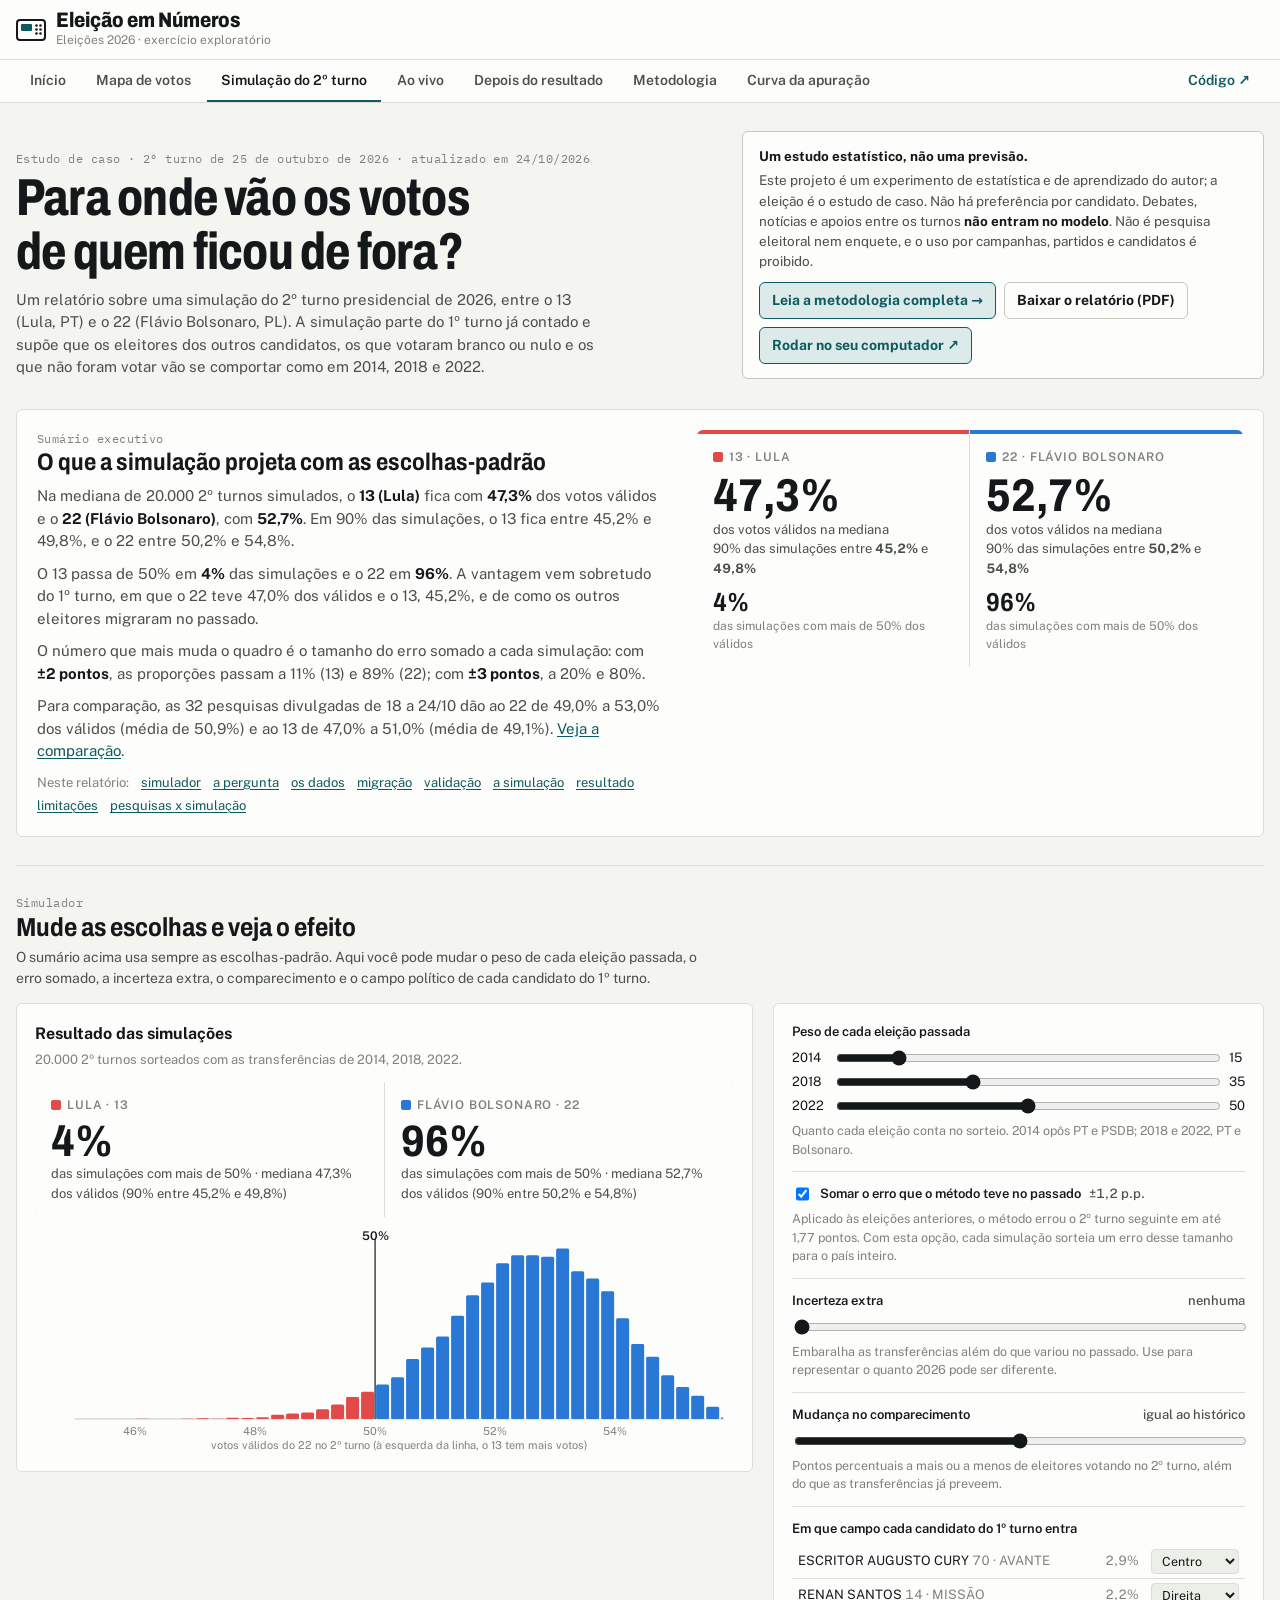
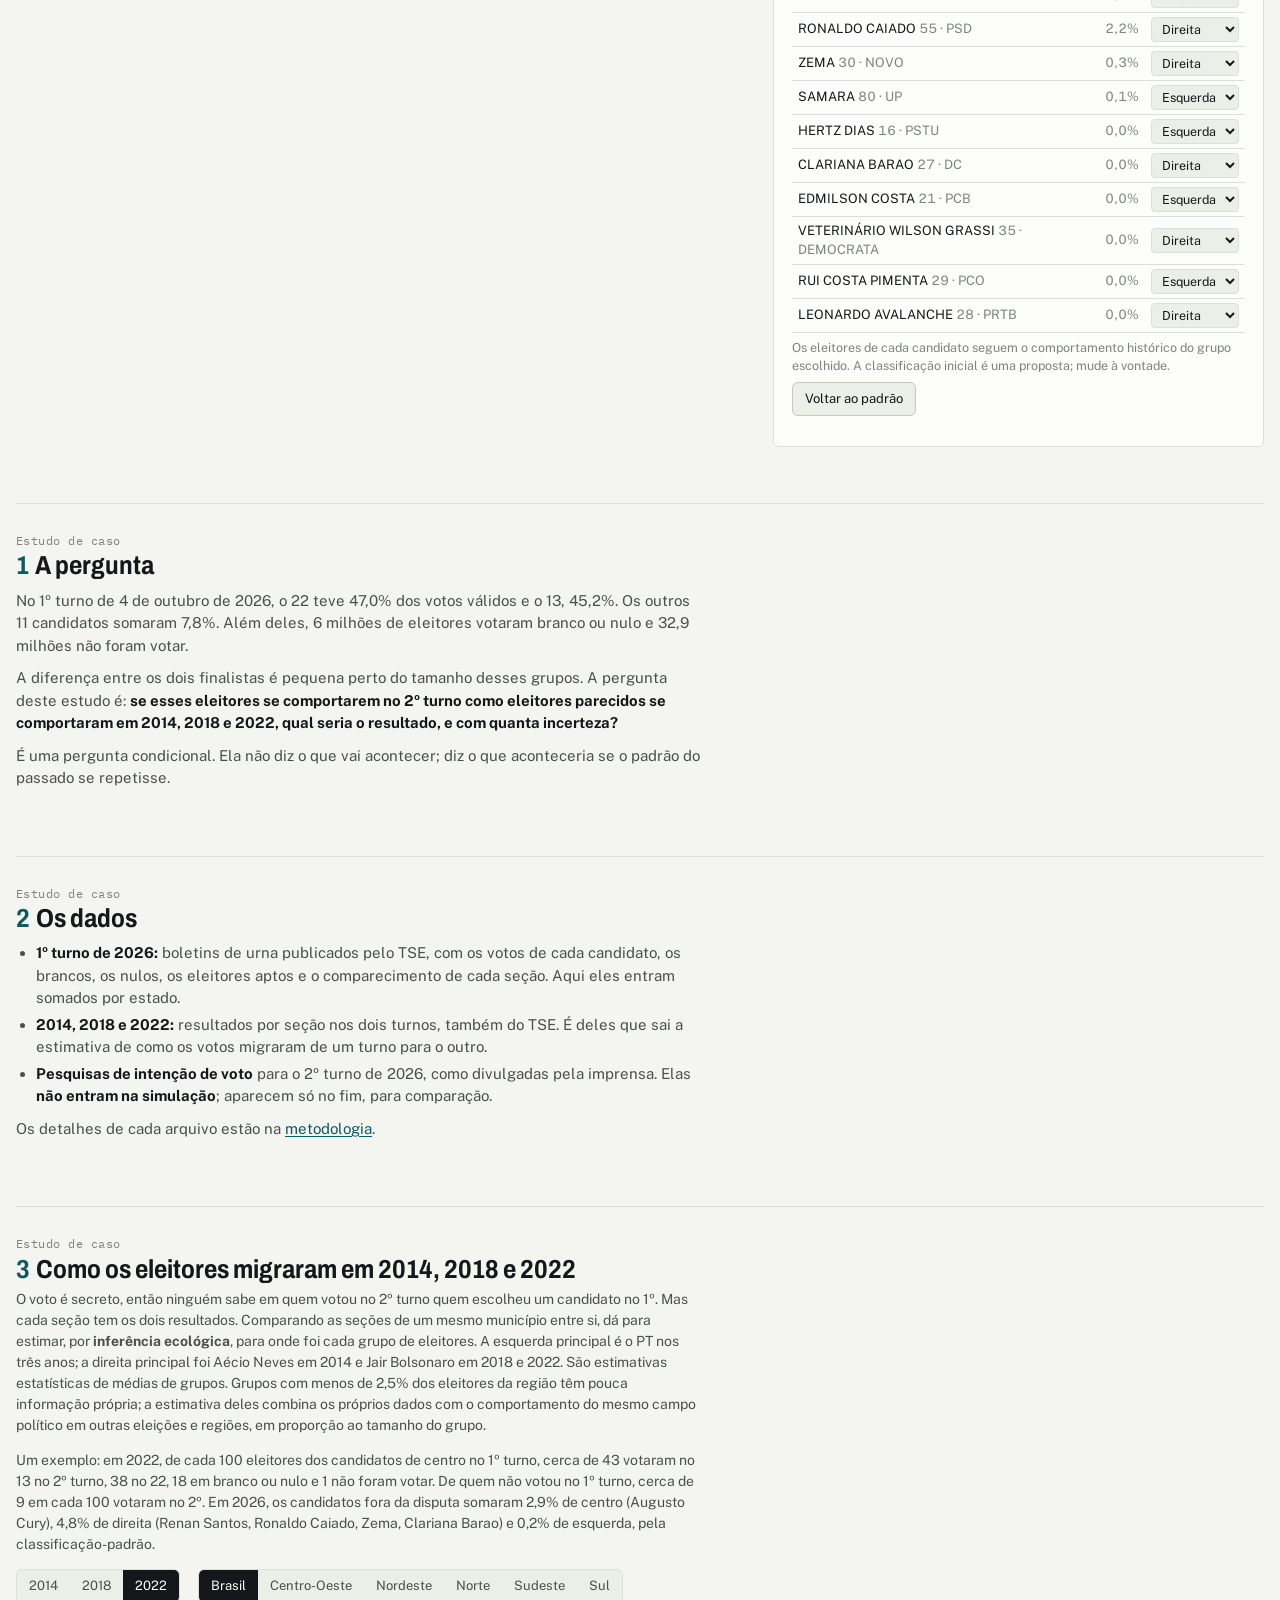
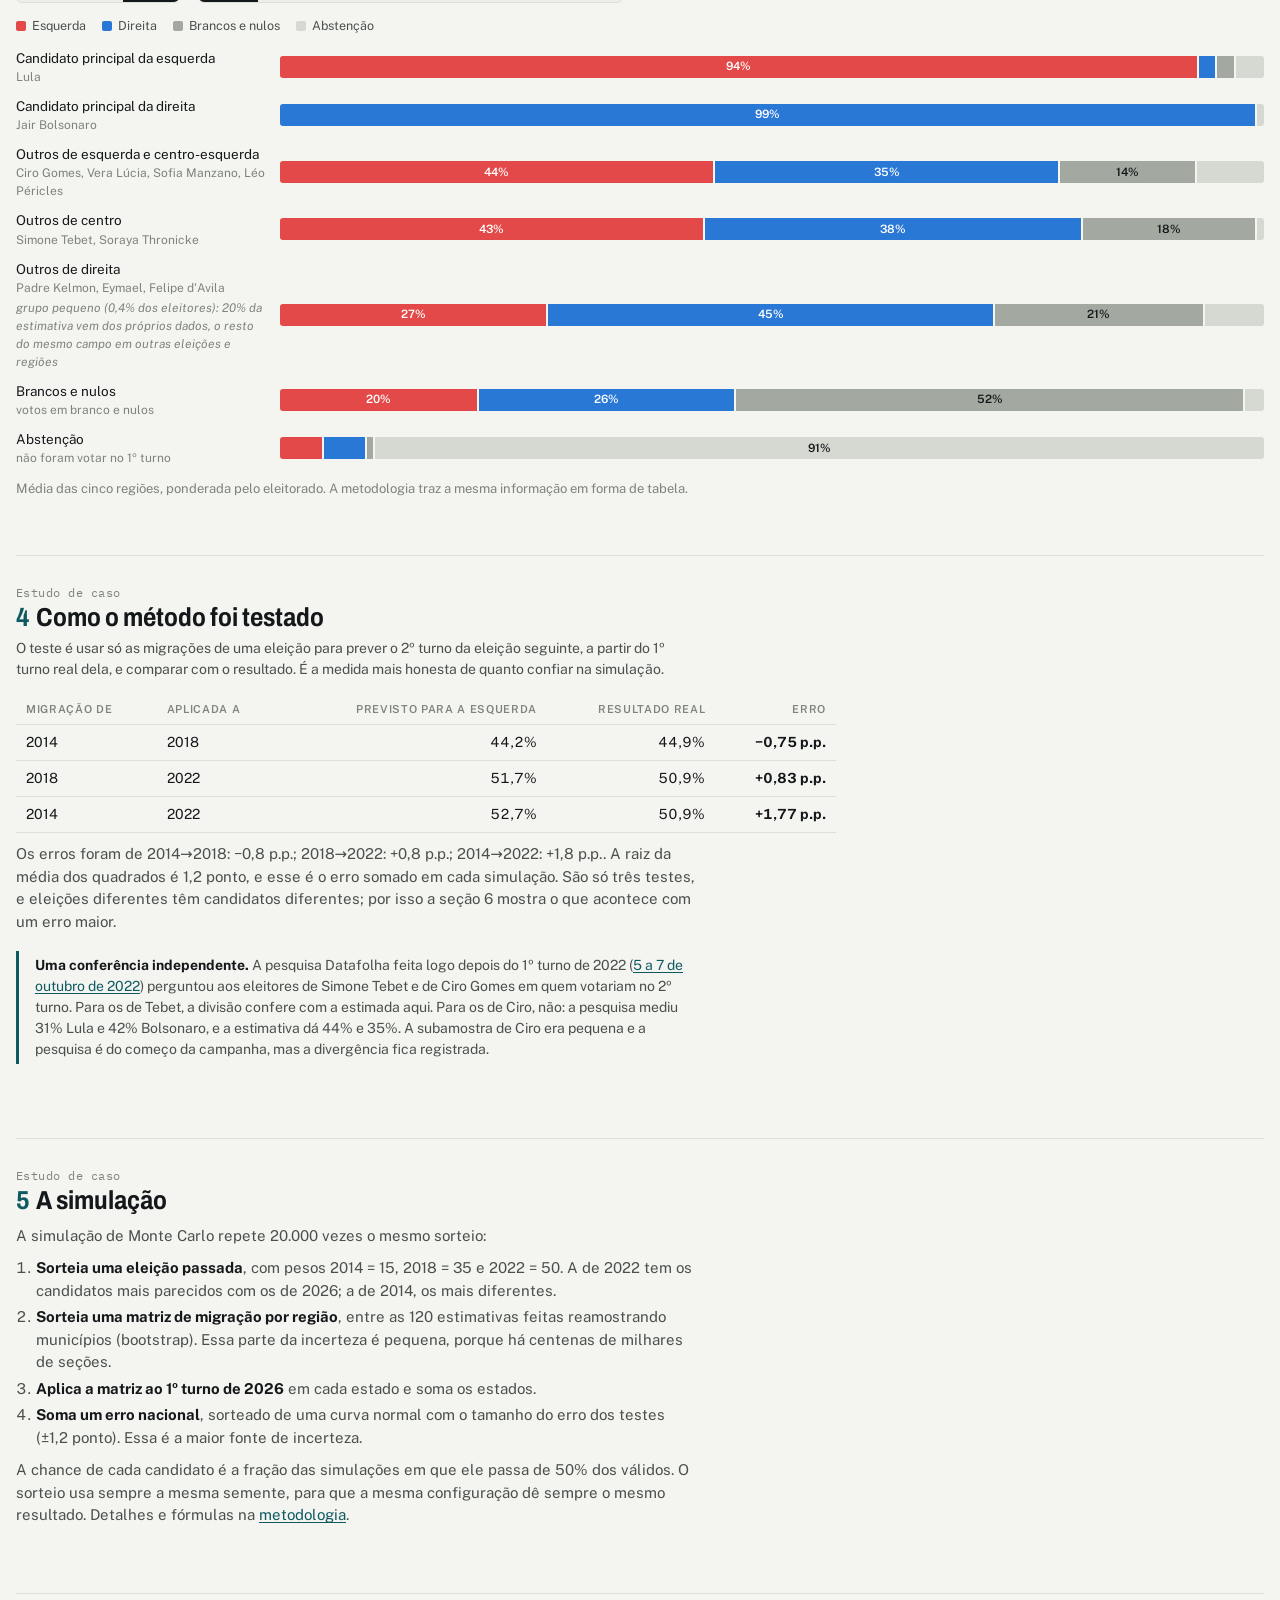
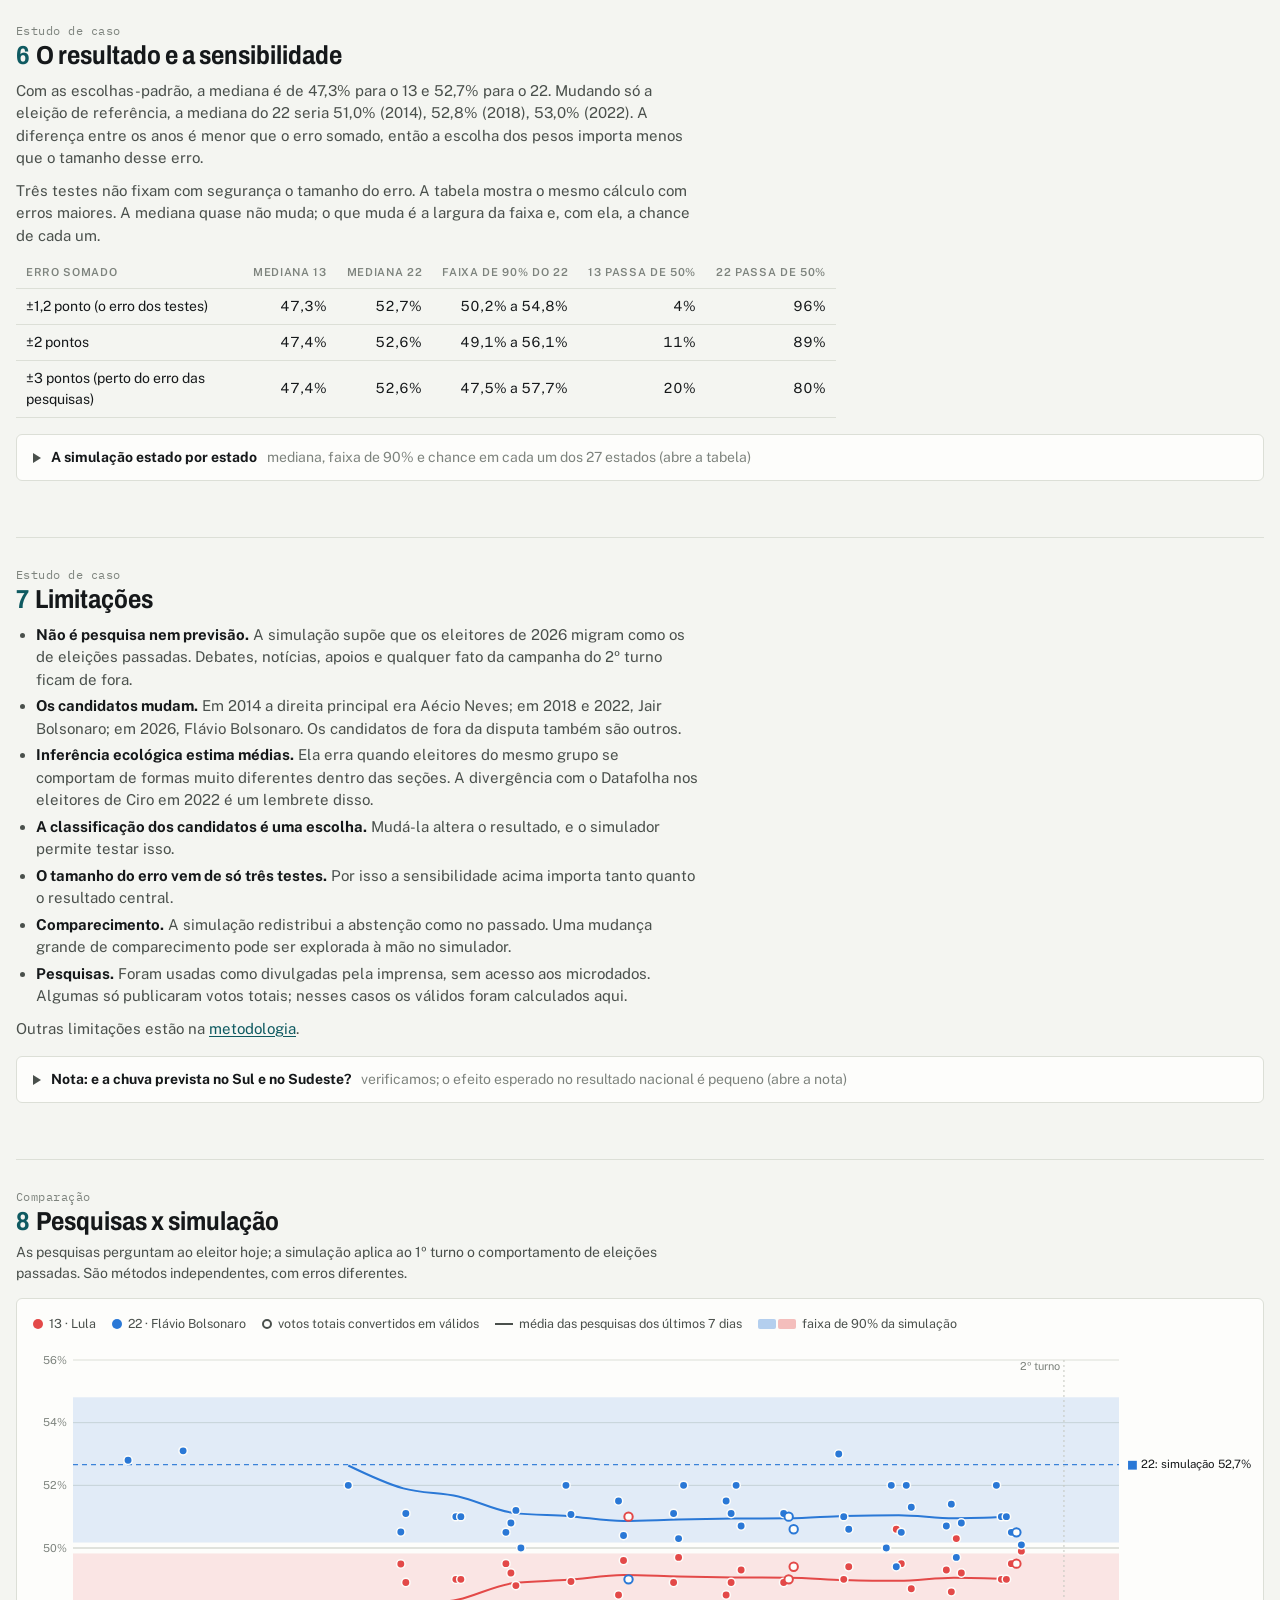
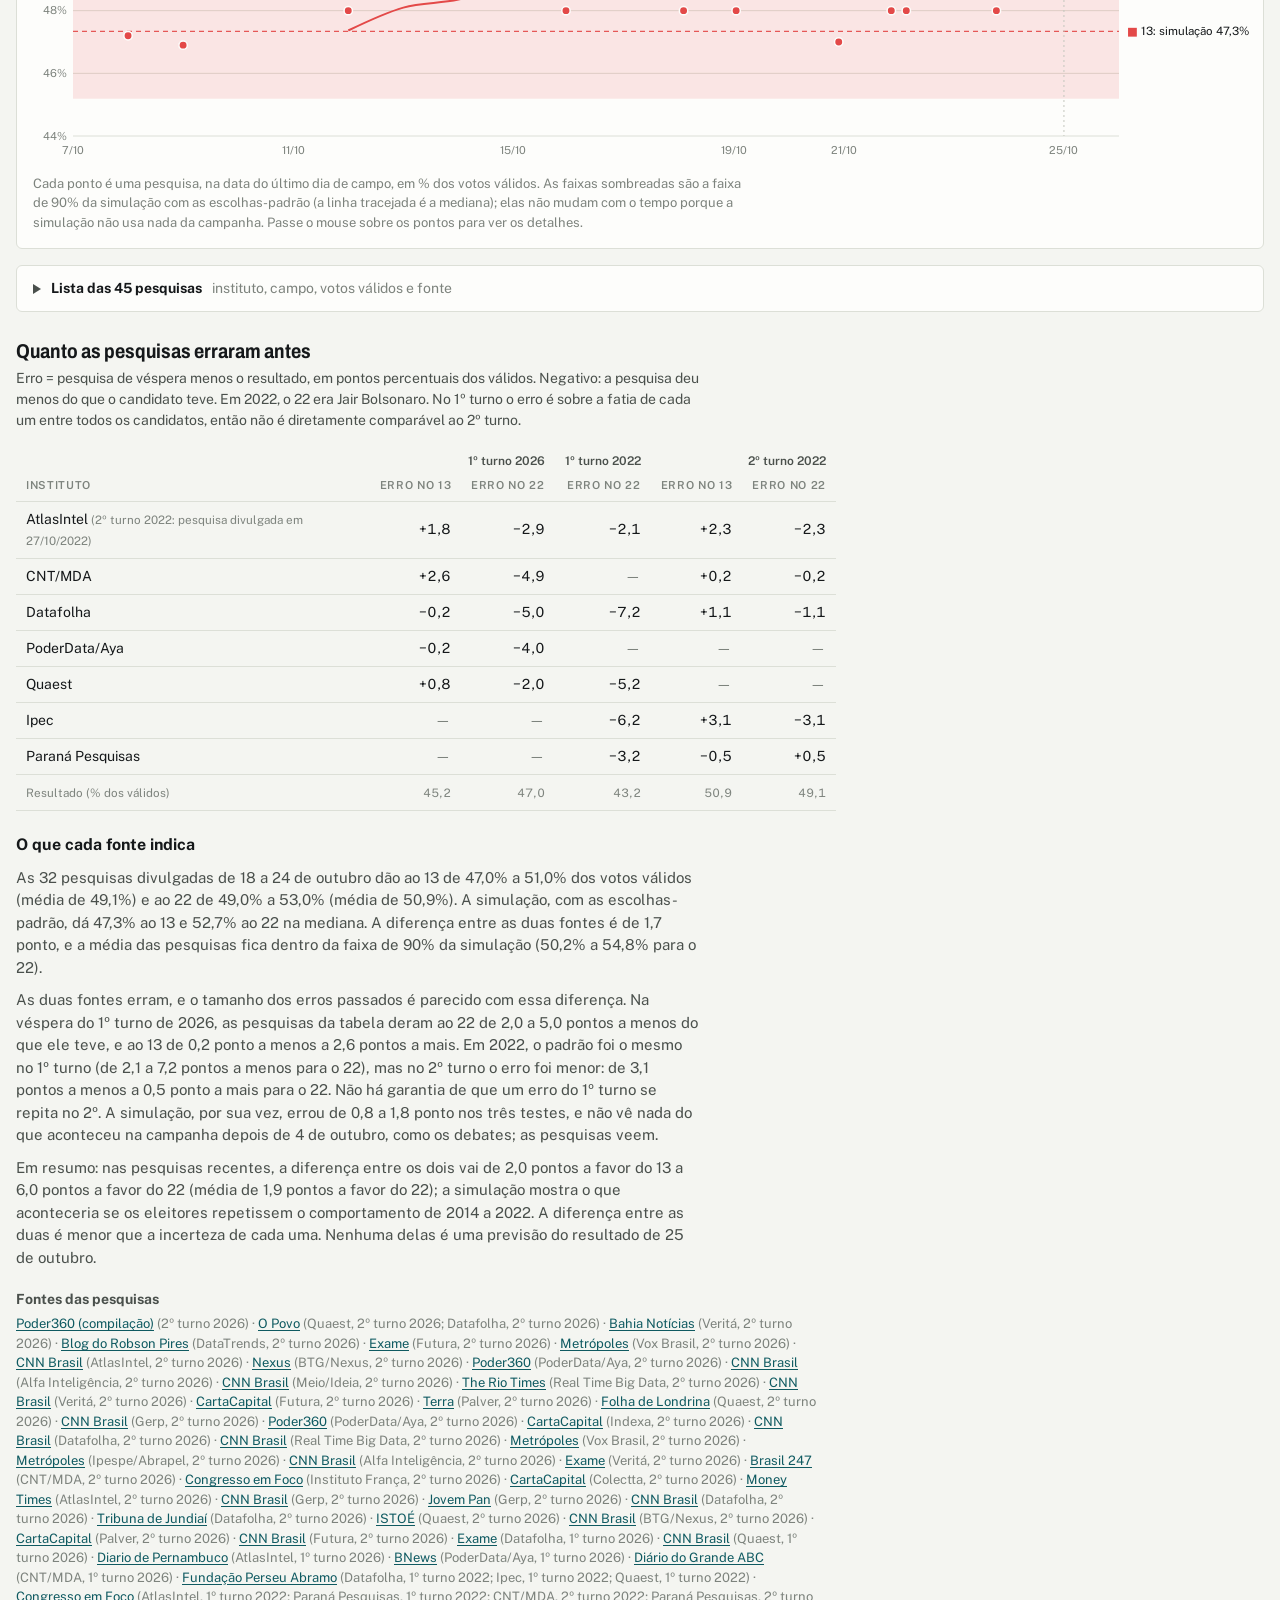
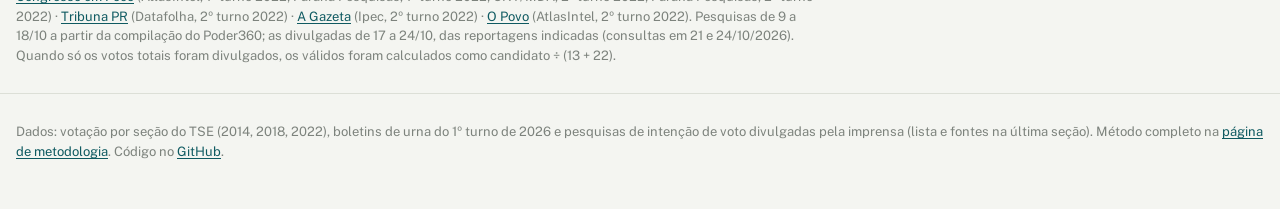
<file: site/segundo-turno/index.html>
<!doctype html>
<html lang="pt-BR">
<head>
<meta charset="utf-8">
<meta name="viewport" content="width=device-width, initial-scale=1, viewport-fit=cover">
<title>Simulação do 2º turno · Eleição em Números</title>
<meta name="description" content="Estudo de caso: simulação de Monte Carlo do 2º turno de 2026 a partir do 1º turno e de como os votos migraram entre turnos em 2014, 2018 e 2022, comparada com as pesquisas.">
<link rel="preconnect" href="https://fonts.googleapis.com">
<link rel="preconnect" href="https://fonts.gstatic.com" crossorigin>
<link rel="stylesheet" href="https://fonts.googleapis.com/css2?family=Archivo:wdth,wght@62..125,500..800&family=IBM+Plex+Mono:wght@400;500&family=Public+Sans:wght@400;500;600;700&display=swap">
<link rel="stylesheet" href="../comum.css">
<style>
/* Layout: abas → título e aviso → sumário executivo → simulador → seções do estudo de caso → pesquisas x simulação. */
:root {
  --bg: #f4f5f1; --surface: #fdfdfb; --surface-2: #eceee8; --ink: #15181a; --ink-2: #4a504c; --muted: #7d837d;
  --line: #dcdfd7; --line-strong: #c3c7be; --accent: #0f5a61; --accent-soft: #dcebea;
  --c22: #2a78d6; --c13: #e34948; --bn: #a3a8a0; --ab: #d6d9d2; --mid: #e9e8e3;
  --shadow: 0 1px 2px rgba(20, 30, 25, 0.06), 0 8px 24px rgba(20, 30, 25, 0.08);
  --f-display: "Archivo", "Arial Narrow", system-ui, sans-serif;
  --f-body: "Public Sans", system-ui, -apple-system, "Segoe UI", sans-serif;
  --f-mono: "IBM Plex Mono", ui-monospace, Menlo, monospace;
  --r: 6px; --gap: 20px;
}
@media (prefers-color-scheme: dark) {
  :root:not([data-theme="light"]) {
    --bg: #0f1211; --surface: #171b1a; --surface-2: #202524; --ink: #edf0eb; --ink-2: #c0c6be; --muted: #8b918a;
    --line: #2a302e; --line-strong: #3a413e; --accent: #6cc1c8; --accent-soft: #1c3335;
    --c22: #3987e5; --c13: #e66767; --bn: #6d736e; --ab: #3c423f; --mid: #3a3d3b;
    --shadow: 0 1px 2px rgba(0,0,0,.3), 0 8px 24px rgba(0,0,0,.35); color-scheme: dark;
  }
}
:root[data-theme="dark"] {
  --bg: #0f1211; --surface: #171b1a; --surface-2: #202524; --ink: #edf0eb; --ink-2: #c0c6be; --muted: #8b918a;
  --line: #2a302e; --line-strong: #3a413e; --accent: #6cc1c8; --accent-soft: #1c3335;
  --c22: #3987e5; --c13: #e66767; --bn: #6d736e; --ab: #3c423f; --mid: #3a3d3b;
  --shadow: 0 1px 2px rgba(0,0,0,.3), 0 8px 24px rgba(0,0,0,.35); color-scheme: dark;
}
* { box-sizing: border-box; }
[hidden] { display: none !important; }
html, body { margin: 0; }
body { background: var(--bg); color: var(--ink); font-family: var(--f-body); font-size: 15px; line-height: 1.5; }
a { color: var(--accent); text-underline-offset: 2px; }
button, select, input { font: inherit; color: inherit; }
:focus-visible { outline: 2px solid var(--accent); outline-offset: 2px; }
.wrap { max-width: 1320px; margin: 0 auto; padding-left: max(16px, env(safe-area-inset-left, 0px)); padding-right: max(16px, env(safe-area-inset-right, 0px)); }
.num { font-variant-numeric: tabular-nums; }
.topbar { background: var(--surface); border-bottom: 1px solid var(--line); position: sticky; top: 0; z-index: 20; }
.topbar .wrap { display: flex; align-items: center; gap: 10px; padding-block: 10px; }
.brand { display: flex; align-items: center; gap: 10px; }
.brand svg { width: 30px; height: 30px; flex: none; }
.brand-name { font-family: var(--f-display); font-weight: 800; font-stretch: 85%; font-size: 21px; line-height: 1; }
.brand-name a { color: inherit; text-decoration: none; }
.brand-sub { font-size: 12px; color: var(--muted); }

.lede { padding-block: 28px 8px; display: grid; grid-template-columns: minmax(0, 1.3fr) minmax(0, 1fr); gap: 20px 48px; align-items: end; }
.eyebrow { font-family: var(--f-mono); font-size: 11.5px; color: var(--muted); letter-spacing: .04em; }
h1 { font-family: var(--f-display); font-weight: 750; font-stretch: 78%; font-size: clamp(30px, 4.6vw, 52px); line-height: 1.03; letter-spacing: -0.015em; margin: 4px 0 0; text-wrap: balance; }
.lede p { margin: 10px 0 0; color: var(--ink-2); max-width: 66ch; }
.aviso { border: 1px solid var(--line-strong); border-radius: var(--r); padding: 14px 16px; background: var(--surface); font-size: 13.5px; color: var(--ink-2); }
.aviso b { color: var(--ink); display: block; margin-bottom: 4px; }
.aviso p { margin: 0 0 10px; }
.met-link { display: inline-flex; align-items: center; gap: 8px; font-weight: 700; font-size: 14px; text-decoration: none; color: var(--accent); background: var(--accent-soft); border: 1px solid var(--accent); border-radius: var(--r); padding: 7px 12px; }
.met-link:hover { text-decoration: underline; }
.links-topo { display: flex; flex-wrap: wrap; gap: 8px; }
.met-link.pdf-link { background: transparent; border-color: var(--line-strong); color: var(--ink); }

/* sumário executivo */
.sumario { margin-top: 22px; background: var(--surface); border: 1px solid var(--line); border-radius: var(--r); padding: 20px; display: grid; grid-template-columns: minmax(0, 1.15fr) minmax(0, 1fr); gap: 20px 32px; }
.sumario h2 { font-family: var(--f-display); font-weight: 700; font-stretch: 85%; font-size: 24px; line-height: 1.1; margin: 2px 0 10px; }
.sumario p { margin: 0 0 10px; color: var(--ink-2); max-width: 70ch; }
.sumario p b { color: var(--ink); }
.indice { font-size: 13px; color: var(--muted); margin-top: 6px; display: flex; flex-wrap: wrap; gap: 4px 12px; }
.grandes { display: grid; grid-template-columns: 1fr 1fr; gap: 1px; background: var(--line); border-radius: var(--r); overflow: hidden; align-self: start; }
.grande { background: var(--surface); padding: 14px 16px; border-top: 4px solid var(--cor); }
.grande .k { font-size: 12px; text-transform: uppercase; letter-spacing: .07em; color: var(--muted); font-weight: 600; display: flex; gap: 6px; align-items: center; }
.grande .v { font-family: var(--f-display); font-stretch: 85%; font-weight: 750; font-size: 46px; line-height: 1.05; margin-top: 6px; }
.grande .s { font-size: 13px; color: var(--ink-2); }
.grande .p { font-family: var(--f-display); font-stretch: 85%; font-weight: 700; font-size: 26px; line-height: 1.1; margin-top: 10px; }
.grande .nota { font-size: 12px; color: var(--muted); }

.sim { display: grid; grid-template-columns: minmax(0, 1.5fr) minmax(0, 1fr); gap: var(--gap); align-items: start; }
.panel { background: var(--surface); border: 1px solid var(--line); border-radius: var(--r); padding: 18px; min-width: 0; }
.panel h3 { margin: 0 0 4px; font-size: 16px; }
.panel .sub { margin: 0 0 12px; font-size: 13px; color: var(--muted); }
.chances { display: grid; grid-template-columns: 1fr 1fr; gap: 1px; background: var(--line); border-radius: var(--r); overflow: hidden; margin-bottom: 16px; }
.chance { background: var(--surface); padding: 14px 16px; }
.chance .k { font-size: 12px; text-transform: uppercase; letter-spacing: .07em; color: var(--muted); font-weight: 600; display: flex; gap: 6px; align-items: center; }
.chance .v { font-family: var(--f-display); font-stretch: 85%; font-weight: 750; font-size: 44px; line-height: 1.05; margin-top: 4px; }
.chance .s { font-size: 13px; color: var(--ink-2); }
.sw { width: 10px; height: 10px; border-radius: 2px; display: inline-block; flex: none; }
.chart svg { display: block; width: 100%; height: auto; overflow: visible; }
.chart text { fill: var(--muted); font-size: 11px; font-family: var(--f-body); }
.chart .lbl { fill: var(--ink); font-size: 12px; font-weight: 600; }
.gridline { stroke: var(--line); stroke-width: 1; }
.baseline { stroke: var(--line-strong); stroke-width: 1; }

.ctl { display: flex; flex-direction: column; gap: 6px; padding-block: 12px; border-top: 1px solid var(--line); }
.ctl:first-of-type { border-top: 0; padding-top: 0; }
.ctl > label, .ctl > .lbl { font-size: 13px; font-weight: 600; display: flex; justify-content: space-between; gap: 10px; }
.ctl > label output, .ctl .lbl output { font-weight: 500; color: var(--ink-2); font-variant-numeric: tabular-nums; }
.ctl small { font-size: 12.5px; color: var(--muted); }
input[type=range] { width: 100%; accent-color: var(--ink); }
.pesos { display: grid; grid-template-columns: auto 1fr auto; gap: 4px 10px; align-items: center; font-size: 13px; }
.cls { width: 100%; border-collapse: collapse; font-size: 13px; }
.cls td { padding: 4px 6px; border-bottom: 1px solid var(--line); }
.cls td:last-child { text-align: right; }
.cls select { background: var(--surface-2); border: 1px solid var(--line); border-radius: 4px; padding: 3px 6px; font-size: 12.5px; }
.cls .v { color: var(--muted); font-variant-numeric: tabular-nums; }
.botao { border: 1px solid var(--line-strong); background: var(--surface-2); border-radius: var(--r); padding: 6px 12px; cursor: pointer; font-size: 13px; }

section.block { padding-block: 28px; border-top: 1px solid var(--line); margin-top: 28px; }
.block-head h2 { font-family: var(--f-display); font-weight: 700; font-stretch: 85%; font-size: 26px; line-height: 1.1; margin: 2px 0 0; text-wrap: balance; }
.block-head h2 .n { color: var(--accent); margin-right: 6px; }
.block-head p { margin: 6px 0 14px; color: var(--ink-2); max-width: 76ch; font-size: 14px; }
.texto { max-width: 76ch; color: var(--ink-2); font-size: 15px; }
.texto p { margin: 10px 0; }
.texto b { color: var(--ink); }
.texto ul, .texto ol { padding-left: 20px; margin: 10px 0; }
.texto li { margin: 4px 0; }
.texto h3 { font-size: 16px; color: var(--ink); margin: 22px 0 4px; }
.caixa { border-left: 3px solid var(--accent); padding: 4px 0 4px 16px; margin: 18px 0; max-width: 76ch; color: var(--ink-2); font-size: 14px; }
.caixa b { color: var(--ink); }
.ctrls { display: flex; flex-wrap: wrap; gap: 10px 18px; margin-bottom: 14px; align-items: flex-end; }
.seg { display: inline-flex; flex-wrap: wrap; border: 1px solid var(--line); border-radius: var(--r); overflow: hidden; background: var(--surface-2); }
.seg button { border: 0; background: transparent; padding: 6px 12px; cursor: pointer; font-size: 13px; color: var(--ink-2); }
.seg button[aria-pressed="true"] { background: var(--ink); color: var(--surface); }
.transf { display: flex; flex-direction: column; gap: 10px; }
.trow { display: grid; grid-template-columns: minmax(0, 250px) minmax(0, 1fr); gap: 14px; align-items: center; font-size: 13.5px; }
.trow .nm small { display: block; color: var(--muted); font-size: 12px; }
.stack { display: flex; height: 22px; border-radius: 3px; overflow: hidden; gap: 2px; }
.stack i { display: flex; align-items: center; justify-content: center; font-style: normal; font-size: 11.5px; font-weight: 600; color: #fff; min-width: 0; overflow: hidden; white-space: nowrap; }
.stack i.cl { color: var(--ink); }
.legend { display: flex; flex-wrap: wrap; gap: 6px 16px; font-size: 12.5px; color: var(--ink-2); margin-bottom: 12px; }
.trow .nm small.apoio { color: var(--muted); font-style: italic; margin-top: 2px; }
.naoest { font-size: 12.5px; color: var(--muted); border: 1px dashed var(--line-strong); border-radius: 3px; padding: 2px 8px; line-height: 1.4; }
.legend span { display: inline-flex; align-items: center; gap: 6px; }
.legend .anel { width: 10px; height: 10px; border-radius: 50%; border: 2px solid var(--ink-2); display: inline-block; }
.legend .ponto { width: 10px; height: 10px; border-radius: 50%; display: inline-block; }
.legend .faixa-sw { width: 18px; height: 10px; border-radius: 2px; display: inline-block; opacity: .35; }
.legend .linha { width: 18px; height: 0; border-top: 2px solid var(--ink-2); display: inline-block; }

.tscroll { overflow-x: auto; }
table.dados { border-collapse: collapse; width: 100%; }
table.dados th, table.dados td { text-align: left; padding: 7px 10px; border-bottom: 1px solid var(--line); font-size: 14px; vertical-align: middle; }
table.dados th { font-size: 11px; text-transform: uppercase; letter-spacing: .06em; color: var(--muted); font-weight: 600; white-space: nowrap; }
table.dados td.r, table.dados th.r { text-align: right; }
table.dados td small { color: var(--muted); }
table.dados.estreita { max-width: 820px; }
table.dados tr.grupo th { text-transform: none; letter-spacing: 0; font-size: 12px; color: var(--ink-2); border-bottom: 0; padding-bottom: 0; }
.faixa { position: relative; height: 12px; width: 200px; background: var(--surface-2); border-radius: 2px; }
.faixa i { position: absolute; top: 2px; bottom: 2px; border-radius: 2px; }
.faixa b { position: absolute; top: -2px; bottom: -2px; width: 2px; background: var(--ink); }
.faixa::after { content: ""; position: absolute; left: 50%; top: -3px; bottom: -3px; width: 1px; background: var(--line-strong); }

details.recolhe { border: 1px solid var(--line); border-radius: var(--r); background: var(--surface); margin-top: 16px; }
details.recolhe > summary { list-style: none; cursor: pointer; padding: 12px 16px; display: flex; gap: 10px; align-items: baseline; font-size: 14px; }
details.recolhe > summary::-webkit-details-marker { display: none; }
details.recolhe > summary::before { content: ""; flex: none; width: 0; height: 0; border-style: solid; border-width: 5px 0 5px 8px; border-color: transparent transparent transparent var(--ink-2); transition: transform .15s; transform: translateY(1px); }
details.recolhe[open] > summary::before { transform: translateY(1px) rotate(90deg); }
details.recolhe > summary b { color: var(--ink); }
details.recolhe > summary span { color: var(--muted); }
details.recolhe > .corpo { padding: 0 16px 16px; }

.fig { background: var(--surface); border: 1px solid var(--line); border-radius: var(--r); padding: 16px; margin-top: 8px; }
.fig .cap { font-size: 13px; color: var(--muted); margin: 8px 0 0; max-width: 90ch; }
.fontes { font-size: 13px; color: var(--muted); max-width: 100ch; }
.fontes a { overflow-wrap: anywhere; }
.tip { position: fixed; z-index: 60; pointer-events: none; background: var(--surface); border: 1px solid var(--line-strong); border-radius: var(--r); padding: 8px 10px; font-size: 12.5px; box-shadow: var(--shadow); max-width: 280px; }
.tip b { display: block; }
.loading { padding: 80px 0; text-align: center; color: var(--muted); }
footer { padding-block: 28px 48px; color: var(--muted); font-size: 13px; border-top: 1px solid var(--line); }
@media (max-width: 980px) { .sim, .lede, .sumario { grid-template-columns: minmax(0, 1fr); } .grandes { order: -1; } .trow { grid-template-columns: minmax(0, 1fr); gap: 4px; } }
@media (max-width: 520px) { .chance .v, .grande .v { font-size: 34px; } .grande .p { font-size: 22px; } .faixa { width: 120px; } .grandes { grid-template-columns: 1fr; } }
/* celular e tablet: controles com alvo de toque maior, tabelas rolando dentro do próprio bloco, números sem quebrar */
@media (max-width: 760px) {
  .panel { padding: 14px; }
  .chances .chance { padding: 12px; }
  input[type=range] { min-height: 28px; }
  .cls select { min-height: 32px; font-size: 14px; max-width: 108px; }
  .cls td { padding: 6px 4px; }
  .seg button { padding: 8px 12px; }
  table.dados th, table.dados td { padding: 6px 8px; font-size: 13.5px; }
  table.dados td.r { white-space: nowrap; }
  table.dados th { white-space: normal; min-width: 64px; }
  table.dados td:first-child { min-width: 128px; }
  .tscroll { margin-inline: -2px; }
  .fig { padding: 12px; }
  details.recolhe > summary { flex-wrap: wrap; }
  .met-link { padding: 9px 12px; }
}
@media (max-width: 420px) { .cls td:first-child { font-size: 12.5px; } .chance .v { font-size: 30px; } .sumario { padding: 16px; } }
</style>
</head>
<body>
<header class="topbar">
  <div class="wrap">
    <div class="brand">
      <svg viewBox="0 0 30 30" aria-hidden="true"><rect x="1" y="5" width="28" height="20" rx="3" fill="none" stroke="currentColor" stroke-width="2"/><rect x="5" y="9" width="11" height="7" rx="1" fill="var(--accent)"/><g fill="currentColor"><circle cx="20.5" cy="10.5" r="1.3"/><circle cx="24.5" cy="10.5" r="1.3"/><circle cx="20.5" cy="14.5" r="1.3"/><circle cx="24.5" cy="14.5" r="1.3"/><circle cx="20.5" cy="18.5" r="1.3"/><circle cx="24.5" cy="18.5" r="1.3"/></g></svg>
      <div><div class="brand-name"><a href="../">Eleição em Números</a></div><div class="brand-sub">Eleições 2026 · exercício exploratório</div></div>
    </div>
  </div>
  <nav class="abas" aria-label="Páginas"><a href="../">Início</a><a href="../votos/">Mapa de votos</a><a href="../segundo-turno/" aria-current="page">Simulação do 2º turno</a><a href="../ao-vivo/">Ao vivo</a><a href="../pos-resultado/">Depois do resultado</a><a href="../metodologia/">Metodologia</a><a href="../apuracao/">Curva da apuração</a><a class="aba-externa" href="https://github.com/LuisFHartmann/eleicao-em-numeros" rel="noopener">Código ↗</a></nav>
</header>

<main class="wrap">
  <section class="lede">
    <div>
      <div class="eyebrow">Estudo de caso · 2º turno de 25 de outubro de 2026 · atualizado em 24/10/2026</div>
      <h1>Para onde vão os votos de quem ficou de fora?</h1>
      <p>Um relatório sobre uma simulação do 2º turno presidencial de 2026, entre o 13 (Lula, PT) e o 22 (Flávio Bolsonaro, PL). A simulação parte do 1º turno já contado e supõe que os eleitores dos outros candidatos, os que votaram branco ou nulo e os que não foram votar vão se comportar como em 2014, 2018 e 2022.</p>
    </div>
    <div class="aviso">
      <b>Um estudo estatístico, não uma previsão.</b>
      <p>Este projeto é um experimento de estatística e de aprendizado do autor; a eleição é o estudo de caso. Não há preferência por candidato. Debates, notícias e apoios entre os turnos <b style="display:inline;margin:0">não entram no modelo</b>. Não é pesquisa eleitoral nem enquete, e o uso por campanhas, partidos e candidatos é proibido.</p>
      <div class="links-topo"><a class="met-link" href="../metodologia/">Leia a metodologia completa →</a><a class="met-link pdf-link" href="../relatorio/simulacao-segundo-turno-2026.pdf" download>Baixar o relatório (PDF)</a><a class="met-link" href="https://github.com/LuisFHartmann/eleicao-em-numeros#rodar-a-simulação-no-seu-computador" rel="noopener">Rodar no seu computador ↗</a></div>
    </div>
  </section>
  <div id="content"><div class="loading">Carregando e simulando…</div></div>
</main>
<footer><div class="wrap">Dados: votação por seção do TSE (2014, 2018, 2022), boletins de urna do 1º turno de 2026 e pesquisas de intenção de voto divulgadas pela imprensa (lista e fontes na última seção). Método completo na <a href="../metodologia/">página de metodologia</a>. Código no <a href="https://github.com/LuisFHartmann/eleicao-em-numeros" rel="noopener">GitHub</a>.</div></footer>
<div class="tip" id="tip" hidden></div>

<script src="../vendor/d3-7.9.0.min.js"></script>
<script>
"use strict";
const UFS = { AC: "Acre", AL: "Alagoas", AP: "Amapá", AM: "Amazonas", BA: "Bahia", CE: "Ceará", DF: "Distrito Federal", ES: "Espírito Santo", GO: "Goiás", MA: "Maranhão", MT: "Mato Grosso", MS: "Mato Grosso do Sul", MG: "Minas Gerais", PA: "Pará", PB: "Paraíba", PR: "Paraná", PE: "Pernambuco", PI: "Piauí", RJ: "Rio de Janeiro", RN: "Rio Grande do Norte", RS: "Rio Grande do Sul", RO: "Rondônia", RR: "Roraima", SC: "Santa Catarina", SP: "São Paulo", SE: "Sergipe", TO: "Tocantins" };
const REGIAO = { AC: "Norte", AM: "Norte", AP: "Norte", PA: "Norte", RO: "Norte", RR: "Norte", TO: "Norte", AL: "Nordeste", BA: "Nordeste", CE: "Nordeste", MA: "Nordeste", PB: "Nordeste", PE: "Nordeste", PI: "Nordeste", RN: "Nordeste", SE: "Nordeste", DF: "Centro-Oeste", GO: "Centro-Oeste", MS: "Centro-Oeste", MT: "Centro-Oeste", ES: "Sudeste", MG: "Sudeste", RJ: "Sudeste", SP: "Sudeste", PR: "Sul", RS: "Sul", SC: "Sul" };
const NOME = { "13": "Lula", "22": "Flávio Bolsonaro" };
const fmt = new Intl.NumberFormat("pt-BR");
const pct = (x, d = 1) => x == null || !isFinite(x) ? "—" : (x * 100).toLocaleString("pt-BR", { minimumFractionDigits: d, maximumFractionDigits: d }) + "%";
const num = (x, d = 1) => x == null || !isFinite(x) ? "—" : x.toLocaleString("pt-BR", { minimumFractionDigits: d, maximumFractionDigits: d });
const sinal = (x, d = 1) => x == null || !isFinite(x) ? "—" : (x > 0.04 ? "+" : x < -0.04 ? "−" : "") + num(Math.abs(x), d);
const css = v => getComputedStyle(document.documentElement).getPropertyValue(v).trim();
const esc = s => String(s ?? "").replace(/[&<>"]/g, c => ({ "&": "&amp;", "<": "&lt;", ">": "&gt;", '"': "&quot;" }[c]));
const getJSON = url => fetch(url).then(r => { if (!r.ok) throw new Error(`${url}: ${r.status}`); return r.json(); });
const dataBR = iso => iso ? `${+iso.slice(8, 10)}/${+iso.slice(5, 7)}` : "—";
const COR2 = { E: "--c13", D: "--c22", BN: "--bn", AB: "--ab" };

let T, B, C, UFDADOS, P, PRIMEIRO, RESUMO = {};
const PESOS_PADRAO = { "2014": 15, "2018": 35, "2022": 50 };
const state = { pesos: { ...PESOS_PADRAO }, extra: 0, comp: 0, erroHist: true, classif: {}, ano: "2022", regiao: "Brasil", N: 20000, resultado: null };

/* --------- números aleatórios reprodutíveis (para a mesma configuração dar o mesmo resultado) --------- */
function mulberry32(a) { return () => { a |= 0; a = a + 0x6D2B79F5 | 0; let t = Math.imul(a ^ a >>> 15, 1 | a); t = t + Math.imul(t ^ t >>> 7, 61 | t) ^ t; return ((t ^ t >>> 14) >>> 0) / 4294967296; }; }
function normal(r) { let u = 0, v = 0; while (u === 0) u = r(); while (v === 0) v = r(); return Math.sqrt(-2 * Math.log(u)) * Math.cos(2 * Math.PI * v); }
function gama(k, r) {  // Marsaglia–Tsang
  if (k < 1) return gama(k + 1, r) * Math.pow(r(), 1 / k);
  const d = k - 1 / 3, c = 1 / Math.sqrt(9 * d);
  for (;;) { let x, v; do { x = normal(r); v = 1 + c * x; } while (v <= 0); v = v * v * v; const u = r(); if (u < 1 - 0.0331 * x ** 4 || Math.log(u) < 0.5 * x * x + d * (1 - v + Math.log(v))) return d * v; }
}
function dirichlet(alfa, r) { const g = alfa.map(a => gama(Math.max(a, 1e-3), r)); const s = g.reduce((a, b) => a + b, 0); return g.map(x => x / s); }

// erro que o método teve ao prever eleições passadas (raiz da média dos quadrados), em fração
const sigmaHist = () => Math.sqrt(T.validacao.reduce((a, v) => a + v.erroPP ** 2, 0) / T.validacao.length) / 100;
const classifPadrao = () => Object.fromEntries(C.filter(c => !["95", "96"].includes(c.n)).map(c => [c.n, T.classif2026[c.n] ?? "OD"]));
const configPadrao = () => ({ pesos: { ...PESOS_PADRAO }, extra: 0, comp: 0, sigma: sigmaHist(), classif: classifPadrao(), N: 20000 });

async function iniciar() {
  [T, B, P] = await Promise.all([getJSON("../dados/transferencia.json"), getJSON("../dados/votos.json"), getJSON("../dados/pesquisas.json").catch(() => null)]);
  C = B.candidatos;
  state.classif = classifPadrao();
  // 1º turno de 2026 por UF: votos por candidato, brancos+nulos, aptos, comparecimento
  const M = B.municipios;
  UFDADOS = {};
  M.cod.forEach((_, i) => {
    const u = M.uf[i], d = (UFDADOS[u] ??= { aptos: 0, comp: 0, v: C.map(() => 0) });
    d.aptos += M.aptos[i]; d.comp += M.comp[i];
    M.pres[i].forEach((x, k) => d.v[k] += x || 0);
  });
  // totais do 1º turno no país
  const tot = k => Object.values(UFDADOS).reduce((s, d) => s + d.v[k], 0);
  const iv = n => C.findIndex(c => c.n === n);
  const validos = C.reduce((s, c, k) => ["95", "96"].includes(c.n) ? s : s + tot(k), 0);
  PRIMEIRO = { validos, v13: tot(iv("13")) / validos, v22: tot(iv("22")) / validos, bn: tot(iv("95")) + tot(iv("96")),
    aptos: Object.values(UFDADOS).reduce((s, d) => s + d.aptos, 0), comp: Object.values(UFDADOS).reduce((s, d) => s + d.comp, 0) };
  // sumário: sempre com as escolhas-padrão
  const base = configPadrao();
  RESUMO.padrao = rodar(base);
  RESUMO.sens = [["±" + num(base.sigma * 100) + " ponto (o erro dos testes)", base.sigma, RESUMO.padrao], ["±2 pontos", 0.02], ["±3 pontos (perto do erro das pesquisas)", 0.03]]
    .map(([rot, s, R]) => ({ rot, sigma: s, R: R ?? rodar({ ...base, sigma: s }) }));
  RESUMO.anos = ["2014", "2018", "2022"].map(a => ({ ano: a, R: rodar({ ...base, pesos: { [a]: 100 } }) }));
  montar();
  simular();
}

function gruposUF(u, classif) {
  const d = UFDADOS[u], g = { E: 0, D: 0, OE: 0, OC: 0, OD: 0, BN: 0, AB: d.aptos - d.comp };
  C.forEach((c, k) => { if (["95", "96"].includes(c.n)) g.BN += d.v[k]; else g[classif[c.n]] += d.v[k]; });
  return T.g1.map(x => g[x]);
}

/* Uma rodada completa de Monte Carlo. cfg: pesos, extra, comp, sigma (fração), classif, N. */
function rodar(cfg) {
  const anos = Object.keys(cfg.pesos).filter(a => cfg.pesos[a] > 0);
  const tot = anos.reduce((s, a) => s + cfg.pesos[a], 0);
  if (!tot) return null;
  const r = mulberry32(20261025);
  const ufs = Object.keys(UFDADOS), G = Object.fromEntries(ufs.map(u => [u, gruposUF(u, cfg.classif)]));
  const kappa = cfg.extra > 0 ? 400 / cfg.extra : null;  // concentração da Dirichlet: menor = mais incerteza
  const nac = [], porUF = Object.fromEntries(ufs.map(u => [u, []]));
  const sigma = cfg.sigma;
  for (let s = 0; s < cfg.N; s++) {
    let x = r() * tot, ano = anos[0];
    for (const a of anos) { if (x < cfg.pesos[a]) { ano = a; break; } x -= cfg.pesos[a]; }
    const Bs = {};
    for (const reg of T.regioes) {
      const R = T.anos[ano].regioes[reg];
      const base = R.draws[Math.floor(r() * R.draws.length)].map(l => l.slice());
      // grupo pequeno demais naquele ano: usa um ano em que ele foi medido (ou, se nenhum, a linha "outros")
      for (let k = 0; k < base.length; k++) {
        if (R.ok[k]) continue;
        // 1) mesma região, outro ano; 2) mesmo grupo medido em outra região; 3) linha "outros" agregada
        let pares = anos.filter(a => T.anos[a].regioes[reg].ok[k]).map(a => [a, reg, cfg.pesos[a]]);
        if (!pares.length) pares = anos.flatMap(a => T.regioes.filter(g => T.anos[a].regioes[g].ok[k]).map(g => [a, g, cfg.pesos[a] * T.anos[a].regioes[g].parte[k]]));
        if (!pares.length) { base[k] = R.outros.slice(); continue; }
        const tp = pares.reduce((x, p) => x + p[2], 0);
        let y = r() * tp, esc = pares[0];
        for (const p of pares) { if (y < p[2]) { esc = p; break; } y -= p[2]; }
        const d2 = T.anos[esc[0]].regioes[esc[1]].draws;
        base[k] = d2[Math.floor(r() * d2.length)][k].slice();
      }
      Bs[reg] = kappa ? base.map(linha => dirichlet(linha.map(p => p * kappa + 0.05), r)) : base;
    }
    const choqueComp = cfg.comp / 100 + (kappa ? normal(r) * 0.004 * cfg.extra / 10 : 0);
    let E = 0, D = 0;
    const choque = sigma ? normal(r) * sigma : 0;
    for (const u of ufs) {
      const Bm = Bs[REGIAO[u]], g = G[u];
      const y = [0, 0, 0, 0];
      for (let i = 0; i < g.length; i++) for (let j = 0; j < 4; j++) y[j] += g[i] * Bm[i][j];
      // mudança de comparecimento: tira (ou põe) gente da abstenção e reparte entre os destinos de quem vota
      const desloca = choqueComp * UFDADOS[u].aptos, votantes = y[0] + y[1] + y[2];
      if (votantes > 0) { const f = desloca / votantes; y[0] += y[0] * f; y[1] += y[1] * f; y[2] += y[2] * f; }
      porUF[u].push(Math.min(1, Math.max(0, y[1] / (y[0] + y[1]) + choque)));
      E += y[0]; D += y[1];
    }
    nac.push(D / (E + D) + choque);
  }
  nac.sort(d3.ascending);
  return {
    nac, p22: nac.filter(v => v > 0.5).length / nac.length,
    mediana: d3.quantile(nac, 0.5), q05: d3.quantile(nac, 0.05), q95: d3.quantile(nac, 0.95),
    ufs: ufs.map(u => { const a = porUF[u].sort(d3.ascending); return { u, med: d3.quantile(a, 0.5), q05: d3.quantile(a, 0.05), q95: d3.quantile(a, 0.95), p22: a.filter(v => v > 0.5).length / a.length, aptos: UFDADOS[u].aptos }; }),
  };
}

function simular() {
  const R = rodar({ pesos: state.pesos, extra: state.extra, comp: state.comp, sigma: state.erroHist ? sigmaHist() : 0, classif: state.classif, N: state.N });
  if (!R) return;
  state.resultado = R;
  desenharResultado();
  desenharEstados();
}

/* ---------------- pesquisas ---------------- */
function resumoPesquisas() {
  if (!P) return null;
  const L = P.segundoTurno2026;
  // pesquisas recentes: divulgadas nos 7 dias que terminam na divulgação mais recente
  const ult = d3.max(L, p => p.divulgacao || ""), d0 = new Date(+ult.slice(0, 4), +ult.slice(5, 7) - 1, +ult.slice(8, 10) - 6);
  const ini = `${d0.getFullYear()}-${String(d0.getMonth() + 1).padStart(2, "0")}-${String(d0.getDate()).padStart(2, "0")}`;
  const rec = L.filter(p => (p.divulgacao || "") >= ini);
  const MES = ["janeiro", "fevereiro", "março", "abril", "maio", "junho", "julho", "agosto", "setembro", "outubro", "novembro", "dezembro"];
  const janela = ini.slice(5, 7) === ult.slice(5, 7) ? `${+ini.slice(8, 10)} a ${dataBR(ult)}` : `${dataBR(ini)} a ${dataBR(ult)}`;
  const janelaExt = ini.slice(5, 7) === ult.slice(5, 7) ? `${+ini.slice(8, 10)} a ${+ult.slice(8, 10)} de ${MES[+ult.slice(5, 7) - 1]}` : `${dataBR(ini)} a ${dataBR(ult)}`;
  const res = P.resultados, err = e => e.v22 - res[e.eleicao].v22, err13 = e => e.v13 == null ? null : e.v13 - res[e.eleicao].v13;
  const E = P.erros.map(e => ({ ...e, e22: err(e), e13: err13(e) }));
  const faixa = el => d3.extent(E.filter(e => e.eleicao === el), e => e.e22);
  return { L, rec, janela, janelaExt, mediaRec: d3.mean(rec, p => p.v22), minRec: d3.min(rec, p => p.v22), maxRec: d3.max(rec, p => p.v22), mediaTodas: d3.mean(L, p => p.v22),
    E, f1t26: faixa("1t2026"), f1t26_13: d3.extent(E.filter(e => e.eleicao === "1t2026" && e.e13 != null), e => e.e13), f1t22: faixa("1t2022"), f2t22: faixa("2t2022"), m1t26: d3.mean(E.filter(e => e.eleicao === "1t2026"), e => e.e22) };
}

function montar() {
  const R0 = RESUMO.padrao, PS = resumoPesquisas();
  const outros = C.map((c, k) => ({ c, v: Object.values(UFDADOS).reduce((s, d) => s + d.v[k], 0) })).filter(x => !["95", "96", "13", "22"].includes(x.c.n)).sort((a, b) => b.v - a.v);
  const totVal = PRIMEIRO.validos;
  const s2 = RESUMO.sens[1].R, s3 = RESUMO.sens[2].R;
  const anosTxt = RESUMO.anos.map(a => `${pct(a.R.mediana)} (${a.ano})`).join(", ").replace(/, ([^,]*)$/, " e $1");
  const nac22 = mediaNacional("2022"), iOC = T.g1.indexOf("OC"), iAB = T.g1.indexOf("AB"), iBN = T.g1.indexOf("BN");
  const fora = 1 - PRIMEIRO.v13 - PRIMEIRO.v22;
  const vOC = PRIMEIRO.validos ? outros.filter(x => state.classif[x.c.n] === "OC").reduce((s, x) => s + x.v, 0) / totVal : 0;
  const vOD = outros.filter(x => state.classif[x.c.n] === "OD").reduce((s, x) => s + x.v, 0) / totVal;
  const vOE = outros.filter(x => state.classif[x.c.n] === "OE").reduce((s, x) => s + x.v, 0) / totVal;
  const nomesGrupo = g => outros.filter(x => state.classif[x.c.n] === g).slice(0, 4).map(x => x.c.nome.replace(/^ESCRITOR /, "").toLowerCase().replace(/(^|\s)\S/g, s => s.toUpperCase())).join(", ");
  const valid = T.validacao.map(v => `${v.treino}→${v.teste}: ${sinal(v.erroPP)} p.p.`).join("; ");
  const caixaGrande = (n, med, q05, q95, p, cor) => `<div class="grande" style="--cor:var(${cor})"><div class="k"><i class="sw" style="background:var(${cor})"></i>${n} · ${NOME[n]}</div>
      <div class="v num">${pct(med)}</div><div class="s">dos votos válidos na mediana<br>90% das simulações entre <b class="num">${pct(q05)}</b> e <b class="num">${pct(q95)}</b></div>
      <div class="p num">${pct(p, 0)}</div><div class="nota">das simulações com mais de 50% dos válidos</div></div>`;

  document.getElementById("content").innerHTML = `
    <section class="sumario" aria-labelledby="h-sumario">
      <div>
        <div class="eyebrow">Sumário executivo</div>
        <h2 id="h-sumario">O que a simulação projeta com as escolhas-padrão</h2>
        <p>Na mediana de ${fmt.format(R0.nac.length)} 2º turnos simulados, o <b>13 (Lula)</b> fica com <b>${pct(1 - R0.mediana)}</b> dos votos válidos e o <b>22 (Flávio Bolsonaro)</b>, com <b>${pct(R0.mediana)}</b>. Em 90% das simulações, o 13 fica entre ${pct(1 - R0.q95)} e ${pct(1 - R0.q05)}, e o 22 entre ${pct(R0.q05)} e ${pct(R0.q95)}.</p>
        <p>O 13 passa de 50% em <b>${pct(1 - R0.p22, 0)}</b> das simulações e o 22 em <b>${pct(R0.p22, 0)}</b>. A vantagem vem sobretudo do 1º turno, em que o 22 teve ${pct(PRIMEIRO.v22)} dos válidos e o 13, ${pct(PRIMEIRO.v13)}, e de como os outros eleitores migraram no passado.</p>
        <p>O número que mais muda o quadro é o tamanho do erro somado a cada simulação: com <b>±2 pontos</b>, as proporções passam a ${pct(1 - s2.p22, 0)} (13) e ${pct(s2.p22, 0)} (22); com <b>±3 pontos</b>, a ${pct(1 - s3.p22, 0)} e ${pct(s3.p22, 0)}.</p>
        ${PS ? `<p>Para comparação, as ${PS.rec.length} pesquisas divulgadas de ${PS.janela} dão ao 22 de ${num(PS.minRec)}% a ${num(PS.maxRec)}% dos válidos (média de ${num(PS.mediaRec)}%) e ao 13 de ${num(100 - PS.maxRec)}% a ${num(100 - PS.minRec)}% (média de ${num(100 - PS.mediaRec)}%). <a href="#pesquisas">Veja a comparação</a>.</p>` : ""}
        <div class="indice"><span>Neste relatório:</span><a href="#simulador">simulador</a><a href="#pergunta">a pergunta</a><a href="#dados">os dados</a><a href="#migracao">migração</a><a href="#validacao">validação</a><a href="#simulacao">a simulação</a><a href="#resultado">resultado</a><a href="#limites">limitações</a><a href="#pesquisas">pesquisas x simulação</a></div>
      </div>
      <div class="grandes">
        ${caixaGrande("13", 1 - R0.mediana, 1 - R0.q95, 1 - R0.q05, 1 - R0.p22, "--c13")}
        ${caixaGrande("22", R0.mediana, R0.q05, R0.q95, R0.p22, "--c22")}
      </div>
    </section>

    <section class="block" id="simulador">
      <div class="block-head"><div class="eyebrow">Simulador</div><h2>Mude as escolhas e veja o efeito</h2>
        <p>O sumário acima usa sempre as escolhas-padrão. Aqui você pode mudar o peso de cada eleição passada, o erro somado, a incerteza extra, o comparecimento e o campo político de cada candidato do 1º turno.</p></div>
      <div class="sim">
        <div class="panel">
          <h3>Resultado das simulações</h3><p class="sub" id="res-sub"></p>
          <div class="chances" id="chances"></div>
          <div class="chart" id="ch-dist"></div>
        </div>
        <div class="panel">
          <div class="ctl"><div class="lbl">Peso de cada eleição passada</div>
            <div class="pesos">${["2014", "2018", "2022"].map(a => `<span>${a}</span><input type="range" min="0" max="100" step="5" value="${state.pesos[a]}" data-ano="${a}" aria-label="Peso de ${a}"><output data-o="${a}">${state.pesos[a]}</output>`).join("")}</div>
            <small>Quanto cada eleição conta no sorteio. 2014 opôs PT e PSDB; 2018 e 2022, PT e Bolsonaro.</small></div>
          <div class="ctl"><label for="i-erro" style="justify-content:flex-start;gap:8px;font-weight:600"><input type="checkbox" id="i-erro" checked> Somar o erro que o método teve no passado <output id="o-erro"></output></label>
            <small>Aplicado às eleições anteriores, o método errou o 2º turno seguinte em até ${Math.max(...T.validacao.map(v => Math.abs(v.erroPP))).toLocaleString("pt-BR")} pontos. Com esta opção, cada simulação sorteia um erro desse tamanho para o país inteiro.</small></div>
          <div class="ctl"><label for="i-extra">Incerteza extra <output id="o-extra">nenhuma</output></label>
            <input type="range" id="i-extra" min="0" max="10" step="1" value="0">
            <small>Embaralha as transferências além do que variou no passado. Use para representar o quanto 2026 pode ser diferente.</small></div>
          <div class="ctl"><label for="i-comp">Mudança no comparecimento <output id="o-comp">igual ao histórico</output></label>
            <input type="range" id="i-comp" min="-4" max="4" step="0.5" value="0">
            <small>Pontos percentuais a mais ou a menos de eleitores votando no 2º turno, além do que as transferências já preveem.</small></div>
          <div class="ctl"><div class="lbl">Em que campo cada candidato do 1º turno entra</div>
            <table class="cls">${outros.map(x => `<tr><td>${esc(x.c.nome)} <span class="v">${x.c.n}${x.c.partido ? " · " + esc(x.c.partido) : ""}</span></td><td class="v">${pct(x.v / totVal)}</td><td><select data-n="${x.c.n}" aria-label="Campo de ${esc(x.c.nome)}">${["OE", "OC", "OD"].map(g => `<option value="${g}"${state.classif[x.c.n] === g ? " selected" : ""}>${{ OE: "Esquerda", OC: "Centro", OD: "Direita" }[g]}</option>`).join("")}</select></td></tr>`).join("")}</table>
            <small>Os eleitores de cada candidato seguem o comportamento histórico do grupo escolhido. A classificação inicial é uma proposta; mude à vontade.</small>
            <div><button type="button" class="botao" id="b-reset">Voltar ao padrão</button></div></div>
        </div>
      </div>
    </section>

    <section class="block" id="pergunta">
      <div class="block-head"><div class="eyebrow">Estudo de caso</div><h2><span class="n">1</span>A pergunta</h2></div>
      <div class="texto">
        <p>No 1º turno de 4 de outubro de 2026, o 22 teve ${pct(PRIMEIRO.v22)} dos votos válidos e o 13, ${pct(PRIMEIRO.v13)}. Os outros ${outros.length} candidatos somaram ${pct(fora)}. Além deles, ${fmt.format(Math.round(PRIMEIRO.bn / 1e5) / 10)} milhões de eleitores votaram branco ou nulo e ${fmt.format(Math.round((PRIMEIRO.aptos - PRIMEIRO.comp) / 1e5) / 10)} milhões não foram votar.</p>
        <p>A diferença entre os dois finalistas é pequena perto do tamanho desses grupos. A pergunta deste estudo é: <b>se esses eleitores se comportarem no 2º turno como eleitores parecidos se comportaram em 2014, 2018 e 2022, qual seria o resultado, e com quanta incerteza?</b></p>
        <p>É uma pergunta condicional. Ela não diz o que vai acontecer; diz o que aconteceria se o padrão do passado se repetisse.</p>
      </div>
    </section>

    <section class="block" id="dados">
      <div class="block-head"><div class="eyebrow">Estudo de caso</div><h2><span class="n">2</span>Os dados</h2></div>
      <div class="texto">
        <ul>
          <li><b>1º turno de 2026:</b> boletins de urna publicados pelo TSE, com os votos de cada candidato, os brancos, os nulos, os eleitores aptos e o comparecimento de cada seção. Aqui eles entram somados por estado.</li>
          <li><b>2014, 2018 e 2022:</b> resultados por seção nos dois turnos, também do TSE. É deles que sai a estimativa de como os votos migraram de um turno para o outro.</li>
          <li><b>Pesquisas de intenção de voto</b> para o 2º turno de 2026, como divulgadas pela imprensa. Elas <b>não entram na simulação</b>; aparecem só no fim, para comparação.</li>
        </ul>
        <p>Os detalhes de cada arquivo estão na <a href="../metodologia/#dados">metodologia</a>.</p>
      </div>
    </section>

    <section class="block" id="migracao">
      <div class="block-head"><div class="eyebrow">Estudo de caso</div><h2><span class="n">3</span>Como os eleitores migraram em 2014, 2018 e 2022</h2>
        <p>O voto é secreto, então ninguém sabe em quem votou no 2º turno quem escolheu um candidato no 1º. Mas cada seção tem os dois resultados. Comparando as seções de um mesmo município entre si, dá para estimar, por <b>inferência ecológica</b>, para onde foi cada grupo de eleitores. A esquerda principal é o PT nos três anos; a direita principal foi Aécio Neves em 2014 e Jair Bolsonaro em 2018 e 2022. São estimativas estatísticas de médias de grupos. Grupos com menos de ${pct(T.minGrupo, 1)} dos eleitores da região têm pouca informação própria; a estimativa deles combina os próprios dados com o comportamento do mesmo campo político em outras eleições e regiões, em proporção ao tamanho do grupo.</p>
        <p>${nac22[iOC] ? `Um exemplo: em 2022, de cada 100 eleitores dos candidatos de centro no 1º turno, cerca de ${Math.round(nac22[iOC][0] * 100)} votaram no 13 no 2º turno, ${Math.round(nac22[iOC][1] * 100)} no 22, ${Math.round(nac22[iOC][2] * 100)} em branco ou nulo e ${Math.round(nac22[iOC][3] * 100)} não foram votar.` : ""} ${nac22[iAB] ? `De quem não votou no 1º turno, cerca de ${Math.round((1 - nac22[iAB][3]) * 100)} em cada 100 votaram no 2º.` : ""} Em 2026, os candidatos fora da disputa somaram ${pct(vOC)} de centro${nomesGrupo("OC") ? ` (${esc(nomesGrupo("OC"))})` : ""}, ${pct(vOD)} de direita${nomesGrupo("OD") ? ` (${esc(nomesGrupo("OD"))})` : ""} e ${pct(vOE)} de esquerda, pela classificação-padrão.</p></div>
      <div class="ctrls">
        <div class="seg" id="s-ano">${["2014", "2018", "2022"].map(a => `<button type="button" data-v="${a}">${a}</button>`).join("")}</div>
        <div class="seg" id="s-reg">${["Brasil", ...T.regioes].map(r => `<button type="button" data-v="${r}">${r}</button>`).join("")}</div>
      </div>
      <div class="legend">${T.g2.map(g => `<span><i class="sw" style="background:var(${COR2[g]})"></i>${T.nomesG2[g]}</span>`).join("")}</div>
      <div class="transf" id="transf"></div>
      <p style="font-size:13px;color:var(--muted);margin:12px 0 0" id="transf-nota"></p>
    </section>

    <section class="block" id="validacao">
      <div class="block-head"><div class="eyebrow">Estudo de caso</div><h2><span class="n">4</span>Como o método foi testado</h2>
        <p>O teste é usar só as migrações de uma eleição para prever o 2º turno da eleição seguinte, a partir do 1º turno real dela, e comparar com o resultado. É a medida mais honesta de quanto confiar na simulação.</p></div>
      <div class="tscroll"><table class="dados estreita" id="valid"><thead><tr><th>Migração de</th><th>Aplicada a</th><th class="r">Previsto para a esquerda</th><th class="r">Resultado real</th><th class="r">Erro</th></tr></thead><tbody></tbody></table></div>
      <div class="texto">
        <p>Os erros foram de ${valid}. A raiz da média dos quadrados é ${num(sigmaHist() * 100)} ponto, e esse é o erro somado em cada simulação. São só três testes, e eleições diferentes têm candidatos diferentes; por isso a seção 6 mostra o que acontece com um erro maior.</p>
      </div>
      <div class="caixa"><b>Uma conferência independente.</b> A pesquisa Datafolha feita logo depois do 1º turno de 2022 (<a href="https://static.poder360.com.br/2022/10/pesquisa-presidente-datafolha-5-7-out-2022.pdf">5 a 7 de outubro de 2022</a>) perguntou aos eleitores de Simone Tebet e de Ciro Gomes em quem votariam no 2º turno. Para os de Tebet, a divisão confere com a estimada aqui. Para os de Ciro, não: a pesquisa mediu 31% Lula e 42% Bolsonaro, e a estimativa dá 44% e 35%. A subamostra de Ciro era pequena e a pesquisa é do começo da campanha, mas a divergência fica registrada.</div>
    </section>

    <section class="block" id="simulacao">
      <div class="block-head"><div class="eyebrow">Estudo de caso</div><h2><span class="n">5</span>A simulação</h2></div>
      <div class="texto">
        <p>A simulação de Monte Carlo repete ${fmt.format(state.N)} vezes o mesmo sorteio:</p>
        <ol>
          <li><b>Sorteia uma eleição passada</b>, com pesos 2014 = 15, 2018 = 35 e 2022 = 50. A de 2022 tem os candidatos mais parecidos com os de 2026; a de 2014, os mais diferentes.</li>
          <li><b>Sorteia uma matriz de migração por região</b>, entre as ${fmt.format(T.anos["2022"].regioes[T.regioes[0]].draws.length)} estimativas feitas reamostrando municípios (bootstrap). Essa parte da incerteza é pequena, porque há centenas de milhares de seções.</li>
          <li><b>Aplica a matriz ao 1º turno de 2026</b> em cada estado e soma os estados.</li>
          <li><b>Soma um erro nacional</b>, sorteado de uma curva normal com o tamanho do erro dos testes (±${num(sigmaHist() * 100)} ponto). Essa é a maior fonte de incerteza.</li>
        </ol>
        <p>A chance de cada candidato é a fração das simulações em que ele passa de 50% dos válidos. O sorteio usa sempre a mesma semente, para que a mesma configuração dê sempre o mesmo resultado. Detalhes e fórmulas na <a href="../metodologia/#montecarlo">metodologia</a>.</p>
      </div>
    </section>

    <section class="block" id="resultado">
      <div class="block-head"><div class="eyebrow">Estudo de caso</div><h2><span class="n">6</span>O resultado e a sensibilidade</h2></div>
      <div class="texto">
        <p>Com as escolhas-padrão, a mediana é de ${pct(1 - R0.mediana)} para o 13 e ${pct(R0.mediana)} para o 22. Mudando só a eleição de referência, a mediana do 22 seria ${anosTxt}. A diferença entre os anos é menor que o erro somado, então a escolha dos pesos importa menos que o tamanho desse erro.</p>
        <p>Três testes não fixam com segurança o tamanho do erro. A tabela mostra o mesmo cálculo com erros maiores. A mediana quase não muda; o que muda é a largura da faixa e, com ela, a chance de cada um.</p>
      </div>
      <div class="tscroll"><table class="dados estreita">
        <thead><tr><th>Erro somado</th><th class="r">Mediana 13</th><th class="r">Mediana 22</th><th class="r">Faixa de 90% do 22</th><th class="r">13 passa de 50%</th><th class="r">22 passa de 50%</th></tr></thead>
        <tbody>${RESUMO.sens.map(s => `<tr><td>${s.rot}</td><td class="r num">${pct(1 - s.R.mediana)}</td><td class="r num">${pct(s.R.mediana)}</td><td class="r num">${pct(s.R.q05)} a ${pct(s.R.q95)}</td><td class="r num">${pct(1 - s.R.p22, 0)}</td><td class="r num">${pct(s.R.p22, 0)}</td></tr>`).join("")}</tbody>
      </table></div>
      <details class="recolhe" id="det-ufs">
        <summary><b>A simulação estado por estado</b><span>mediana, faixa de 90% e chance em cada um dos 27 estados (abre a tabela)</span></summary>
        <div class="corpo">
          <p style="font-size:13.5px;color:var(--ink-2);max-width:76ch;margin:4px 0 12px">Fatia dos votos válidos do 22 no 2º turno simulado, com as escolhas atuais do simulador. A barra mostra o intervalo onde caem 90% das simulações; o traço é a mediana. A linha do meio marca 50%: à esquerda dela, o 13 tem mais votos no estado.</p>
          <div class="tscroll"><table class="dados" id="ufs"><thead><tr><th>Estado</th><th class="r">Eleitores</th><th>22 no 2º turno</th><th class="r">Mediana do 22</th><th class="r">22 passa de 50% no estado</th></tr></thead><tbody></tbody></table></div>
        </div>
      </details>
    </section>

    <section class="block" id="limites">
      <div class="block-head"><div class="eyebrow">Estudo de caso</div><h2><span class="n">7</span>Limitações</h2></div>
      <div class="texto"><ul>
        <li><b>Não é pesquisa nem previsão.</b> A simulação supõe que os eleitores de 2026 migram como os de eleições passadas. Debates, notícias, apoios e qualquer fato da campanha do 2º turno ficam de fora.</li>
        <li><b>Os candidatos mudam.</b> Em 2014 a direita principal era Aécio Neves; em 2018 e 2022, Jair Bolsonaro; em 2026, Flávio Bolsonaro. Os candidatos de fora da disputa também são outros.</li>
        <li><b>Inferência ecológica estima médias.</b> Ela erra quando eleitores do mesmo grupo se comportam de formas muito diferentes dentro das seções. A divergência com o Datafolha nos eleitores de Ciro em 2022 é um lembrete disso.</li>
        <li><b>A classificação dos candidatos é uma escolha.</b> Mudá-la altera o resultado, e o simulador permite testar isso.</li>
        <li><b>O tamanho do erro vem de só três testes.</b> Por isso a sensibilidade acima importa tanto quanto o resultado central.</li>
        <li><b>Comparecimento.</b> A simulação redistribui a abstenção como no passado. Uma mudança grande de comparecimento pode ser explorada à mão no simulador.</li>
        <li><b>Pesquisas.</b> Foram usadas como divulgadas pela imprensa, sem acesso aos microdados. Algumas só publicaram votos totais; nesses casos os válidos foram calculados aqui.</li>
      </ul>
      <p>Outras limitações estão na <a href="../metodologia/#limites">metodologia</a>.</p></div>
      <details class="recolhe" id="det-chuva">
        <summary><b>Nota: e a chuva prevista no Sul e no Sudeste?</b><span>verificamos; o efeito esperado no resultado nacional é pequeno (abre a nota)</span></summary>
        <div class="corpo texto">
          <p>A previsão para 25 de outubro indicava chuva forte no Paraná e chuva com trovoadas em boa parte do Sudeste, com tempo mais firme no Norte e no Nordeste. Como Sul e Sudeste deram mais votos ao 22 no 1º turno, surgiu a pergunta: uma abstenção maior nesses estados mudaria o resultado?</p>
          <p>Não há estudo brasileiro que meça o efeito da chuva no comparecimento. Nos Estados Unidos, onde o voto é facultativo, a referência mais citada estima menos de 1 ponto de comparecimento a menos para cada 25 mm de chuva; com voto obrigatório, o efeito deve ser menor. Para dimensionar, refizemos a simulação tirando votos nesses estados:</p>
          <div class="tscroll"><table class="dados">
            <thead><tr><th>Cenário</th><th class="r">13 (mediana)</th><th class="r">22 (mediana)</th><th class="r">13 passa de 50%</th><th class="r">22 passa de 50%</th></tr></thead>
            <tbody>
              <tr><td>Sem efeito da chuva</td><td class="r num">47,3%</td><td class="r num">52,7%</td><td class="r num">4%</td><td class="r num">96%</td></tr>
              <tr><td>Abstenção extra de 1 a 3 pontos em PR, SC, RS, SP, RJ, MG e ES; faltosos votariam como o resto do estado</td><td class="r num">47,5%</td><td class="r num">52,5%</td><td class="r num">5%</td><td class="r num">95%</td></tr>
              <tr><td>O mesmo, com faltosos 10 pontos mais inclinados ao 22 que o estado</td><td class="r num">47,6%</td><td class="r num">52,4%</td><td class="r num">5%</td><td class="r num">95%</td></tr>
              <tr><td>Caso extremo: 10 pontos de abstenção extra em todo o Sul e o Sudeste, com faltosos 25 pontos mais inclinados ao 22</td><td class="r num">50,0%</td><td class="r num">50,0%</td><td class="r num">51%</td><td class="r num">49%</td></tr>
            </tbody>
          </table></div>
          <p>Mesmo uma abstenção várias vezes maior que a esperada muda o resultado nacional em décimos de ponto. Só o caso extremo, que exige ao mesmo tempo uma abstenção enorme e muito concentrada em um dos lados, empataria a disputa. E a direção não é óbvia: se a chuva atrapalha mais quem depende de transporte público, ela pode tirar votos dos dois candidatos em proporções diferentes das imaginadas. Por isso o cenário não entra na simulação principal.</p>
          <p style="font-size:13px;color:var(--muted)">Para refazer: <code>python pipeline/simular.py --abstencao PR=3,SC=2,RS=1,SP=2,RJ=2,MG=1,ES=1 --vies-abstencao 10</code>. Fontes da previsão: <a href="https://portal.inmet.gov.br/noticias/previs%C3%A3o-para-s%C3%A1bado-24-domingo-25-e-segunda-feira-26" rel="noopener">Inmet</a>, <a href="https://www.climatempo.com.br/noticia/fim-de-semana/eleicoes-2026-2o-turno-previsao-do-tempo-para-todo-o-brasil" rel="noopener">Climatempo</a>.</p>
        </div>
      </details>
    </section>

    <section class="block" id="pesquisas">
      <div class="block-head"><div class="eyebrow">Comparação</div><h2><span class="n">8</span>Pesquisas x simulação</h2>
        <p>As pesquisas perguntam ao eleitor hoje; a simulação aplica ao 1º turno o comportamento de eleições passadas. São métodos independentes, com erros diferentes.</p></div>
      ${PS ? `
      <div class="fig">
        <div class="legend">
          <span><i class="ponto" style="background:var(--c13)"></i>13 · Lula</span>
          <span><i class="ponto" style="background:var(--c22)"></i>22 · Flávio Bolsonaro</span>
          <span><i class="anel"></i>votos totais convertidos em válidos</span>
          <span><i class="linha"></i>média das pesquisas dos últimos 7 dias</span>
          <span><i class="faixa-sw" style="background:var(--c22)"></i><i class="faixa-sw" style="background:var(--c13);margin-left:-4px"></i>faixa de 90% da simulação</span>
        </div>
        <div class="chart" id="ch-pesq"></div>
        <p class="cap">Cada ponto é uma pesquisa, na data do último dia de campo, em % dos votos válidos. As faixas sombreadas são a faixa de 90% da simulação com as escolhas-padrão (a linha tracejada é a mediana); elas não mudam com o tempo porque a simulação não usa nada da campanha. Passe o mouse sobre os pontos para ver os detalhes.</p>
      </div>
      <details class="recolhe">
        <summary><b>Lista das ${PS.L.length} pesquisas</b><span>instituto, campo, votos válidos e fonte</span></summary>
        <div class="corpo"><div class="tscroll"><table class="dados" id="t-pesq"></table></div></div>
      </details>

      <div class="block-head" style="margin-top:28px"><h2 style="font-size:20px">Quanto as pesquisas erraram antes</h2>
        <p>Erro = pesquisa de véspera menos o resultado, em pontos percentuais dos válidos. Negativo: a pesquisa deu menos do que o candidato teve. Em 2022, o 22 era Jair Bolsonaro. No 1º turno o erro é sobre a fatia de cada um entre todos os candidatos, então não é diretamente comparável ao 2º turno.</p></div>
      <div class="tscroll"><table class="dados estreita" id="t-erros"></table></div>

      <div class="texto" style="margin-top:18px" id="p-comp"></div>
      <div class="fontes" id="fontes"></div>` : `<p class="texto">Não foi possível carregar os dados das pesquisas.</p>`}
    </section>`;

  document.querySelectorAll("[data-ano]").forEach(inp => inp.addEventListener("input", () => {
    state.pesos[inp.dataset.ano] = +inp.value; document.querySelector(`[data-o="${inp.dataset.ano}"]`).textContent = inp.value; agendar();
  }));
  const extra = document.getElementById("i-extra"), comp = document.getElementById("i-comp"), erro = document.getElementById("i-erro");
  document.getElementById("o-erro").textContent = `±${(sigmaHist() * 100).toLocaleString("pt-BR", { maximumFractionDigits: 1 })} p.p.`;
  erro.addEventListener("change", () => { state.erroHist = erro.checked; agendar(); });
  extra.addEventListener("input", () => { state.extra = +extra.value; document.getElementById("o-extra").textContent = state.extra ? ["", "muito pouca", "pouca", "pouca", "média", "média", "média", "alta", "alta", "muito alta", "muito alta"][state.extra] : "nenhuma"; agendar(); });
  comp.addEventListener("input", () => { state.comp = +comp.value; document.getElementById("o-comp").textContent = state.comp ? `${state.comp > 0 ? "+" : ""}${state.comp.toLocaleString("pt-BR")} p.p.` : "igual ao histórico"; agendar(); });
  document.querySelectorAll(".cls select").forEach(s => s.addEventListener("change", () => { state.classif[s.dataset.n] = s.value; agendar(); }));
  document.getElementById("b-reset").addEventListener("click", () => {
    Object.keys(state.classif).forEach(n => state.classif[n] = T.classif2026[n] ?? "OD");
    document.querySelectorAll(".cls select").forEach(s => s.value = state.classif[s.dataset.n]);
    agendar();
  });
  const seg = (id, key) => {
    const el = document.getElementById(id);
    const marcar = () => el.querySelectorAll("button").forEach(b => b.setAttribute("aria-pressed", b.dataset.v === state[key]));
    el.querySelectorAll("button").forEach(b => b.addEventListener("click", () => { state[key] = b.dataset.v; marcar(); desenharTransf(); }));
    marcar();
  };
  seg("s-ano", "ano"); seg("s-reg", "regiao");
  desenharTransf();
  desenharValidacao();
  if (PS) { desenharPesquisas(); tabelasPesquisas(PS); }
}
let tSim;
function agendar() { clearTimeout(tSim); tSim = setTimeout(simular, 120); }

function desenharResultado() {
  const R = state.resultado;
  const anos = Object.entries(state.pesos).filter(([, p]) => p > 0).map(([a]) => a).join(", ");
  document.getElementById("res-sub").textContent = `${fmt.format(state.N)} 2º turnos sorteados com as transferências de ${anos}.`;
  const caixa = (n, p, cor, med, q05, q95) => `<div class="chance"><div class="k"><i class="sw" style="background:var(${cor})"></i>${NOME[n]} · ${n}</div><div class="v num">${pct(p, 0)}</div><div class="s">das simulações com mais de 50% · mediana ${pct(med)} dos válidos (90% entre ${pct(q05)} e ${pct(q95)})</div></div>`;
  document.getElementById("chances").innerHTML =
    caixa("13", 1 - R.p22, "--c13", 1 - R.mediana, 1 - R.q95, 1 - R.q05) + caixa("22", R.p22, "--c22", R.mediana, R.q05, R.q95);
  // distribuição da fatia do 22
  const el = document.getElementById("ch-dist");
  const W = Math.max(280, el.clientWidth || 600), estreito = W < 480, H = estreito ? 236 : 220, ml = estreito ? 30 : 40, mr = 10, mt = 10, mb = estreito ? 48 : 34, iw = W - ml - mr, ih = H - mt - mb;
  const lo = Math.min(0.45, R.q05 - 0.01), hi = Math.max(0.55, R.q95 + 0.01);
  const x = d3.scaleLinear().domain([lo, hi]).range([0, iw]);
  const bins = d3.bin().domain([lo, hi]).thresholds(d3.range(lo, hi, 0.0025))(R.nac);
  const y = d3.scaleLinear().domain([0, d3.max(bins, b => b.length) || 1]).nice(3).range([ih, 0]);
  const svg = d3.create("svg").attr("viewBox", `0 0 ${W} ${H}`).attr("role", "img").attr("aria-label", "Distribuição da fatia de votos válidos do 22 nas simulações");
  const g = svg.append("g").attr("transform", `translate(${ml},${mt})`);
  g.append("line").attr("class", "baseline").attr("x1", 0).attr("x2", iw).attr("y1", ih).attr("y2", ih);
  bins.forEach(b => {
    if (!b.length) return;
    const meio = (b.x0 + b.x1) / 2;
    g.append("rect").attr("x", x(b.x0) + 1).attr("width", Math.max(0, x(b.x1) - x(b.x0) - 2)).attr("y", y(b.length)).attr("height", ih - y(b.length))
      .attr("rx", 1.5).attr("fill", css(meio > 0.5 ? "--c22" : "--c13"));
  });
  g.append("line").attr("x1", x(0.5)).attr("x2", x(0.5)).attr("y1", -4).attr("y2", ih).attr("stroke", css("--ink")).attr("stroke-width", 1.2);
  g.append("text").attr("x", x(0.5)).attr("y", -1).attr("dy", "-0.2em").attr("text-anchor", "middle").attr("class", "lbl").text("50%");
  x.ticks(6).forEach(t => g.append("text").attr("x", x(t)).attr("y", ih + 16).attr("text-anchor", "middle").text(pct(t, 0)));
  // em tela estreita o rótulo do eixo vai em duas linhas, para não passar da borda
  const rot = g.append("text").attr("x", iw / 2).attr("y", ih + 30).attr("text-anchor", "middle");
  (estreito ? ["votos válidos do 22 no 2º turno", "(à esquerda da linha, o 13 tem mais votos)"] : ["votos válidos do 22 no 2º turno (à esquerda da linha, o 13 tem mais votos)"])
    .forEach((t, i) => rot.append("tspan").attr("x", iw / 2).attr("dy", i ? "1.25em" : 0).text(t));
  el.replaceChildren(svg.node());
}

function mediaNacional(ano) {
  // média das regiões em que o grupo foi estimável, ponderada pelo tamanho do grupo em cada uma; null se em nenhuma
  const regs = T.anos[ano].regioes;
  return T.g1.map((_, i) => {
    const rs = T.regioes.filter(r => regs[r].ok[i]);
    if (!rs.length) return null;
    const p = rs.map(r => regs[r].parte[i] * regs[r].totalReal.reduce((a, b) => a + b, 0)), tp = p.reduce((a, b) => a + b, 0);
    return T.g2.map((_, j) => rs.reduce((s, r, k) => s + regs[r].media[i][j] * p[k] / tp, 0));
  });
}
function pesoGrupo(ano, i) {
  // quanto da linha nacional vem dos próprios dados (média dos pesos regionais, ponderada pelo tamanho do grupo)
  const regs = T.anos[ano].regioes;
  const p = T.regioes.map(r => regs[r].parte[i] * regs[r].totalReal.reduce((a, b) => a + b, 0)), tp = p.reduce((a, b) => a + b, 0);
  return T.regioes.reduce((s, r, k) => s + (regs[r].peso?.[i] ?? 1) * p[k] / tp, 0);
}
function parteGrupo(ano, i) {
  const regs = T.anos[ano].regioes, tot = T.regioes.reduce((s, r) => s + regs[r].totalReal.reduce((a, b) => a + b, 0), 0);
  return T.regioes.reduce((s, r) => s + regs[r].parte[i] * regs[r].totalReal.reduce((a, b) => a + b, 0), 0) / tot;
}
function desenharTransf() {
  const R = state.regiao === "Brasil" ? null : T.anos[state.ano].regioes[state.regiao];
  const Bm = R ? R.media.map((l, i) => R.ok[i] ? l : null) : mediaNacional(state.ano);
  const parte = i => R ? R.parte[i] : parteGrupo(state.ano, i);
  const peso = i => R ? (R.peso?.[i] ?? 1) : pesoGrupo(state.ano, i);
  const nota = i => peso(i) < 0.9 ? `<small class="apoio">grupo pequeno (${pct(parte(i))} dos eleitores): ${pct(peso(i), 0)} da estimativa vem dos próprios dados, o resto do mesmo campo em outras eleições e regiões</small>` : "";
  const cl = T.classif[state.ano];
  const quem = g => Object.values(cl).filter(x => x.grupo === g).map(x => x.nome).join(", ");
  document.getElementById("transf").innerHTML = T.g1.map((g, i) => `<div class="trow"><div class="nm">${esc(T.nomesG1[g])}<small>${esc(quem(g) || (g === "BN" ? "votos em branco e nulos" : g === "AB" ? "não foram votar no 1º turno" : ""))}</small>${nota(i)}</div>
    ${Bm[i] ? `<div class="stack" role="img" aria-label="${T.g2.map((d, j) => `${T.nomesG2[d]} ${pct(Bm[i][j], 0)}`).join(", ")}">${T.g2.map((d, j) => Bm[i][j] > 0.005 ? `<i style="width:${Bm[i][j] * 100}%;background:var(${COR2[d]})" class="${d === "AB" || d === "BN" ? "cl" : ""}" title="${T.nomesG2[d]}: ${pct(Bm[i][j])}">${Bm[i][j] >= 0.07 ? pct(Bm[i][j], 0) : ""}</i>` : "").join("")}</div>`
      : `<div class="naoest">Não estimável: o grupo teve só ${pct(parte(i))} dos eleitores${R ? " nesta região" : ""}, pouco para separar o comportamento dele do lugar onde mora. A simulação usa os anos em que ele foi medido.</div>`}</div>`).join("");
  const reg = state.regiao === "Brasil" ? null : T.anos[state.ano].regioes[state.regiao];
  document.getElementById("transf-nota").textContent = reg ? `Erro médio do ajuste por seção: ${pct(reg.rmse)} dos aptos.` : "Média das cinco regiões, ponderada pelo eleitorado. A metodologia traz a mesma informação em forma de tabela.";
}

function desenharValidacao() {
  document.querySelector("#valid tbody").innerHTML = T.validacao.map(v => `<tr><td>${v.treino}</td><td>${v.teste}</td><td class="r num">${pct(v.previstoE)}</td><td class="r num">${pct(v.realE)}</td><td class="r num"><b>${sinal(v.erroPP, 2)} p.p.</b></td></tr>`).join("");
}

function desenharEstados() {
  const L = state.resultado.ufs.slice().sort((a, b) => b.med - a.med);
  const x = v => Math.max(0, Math.min(100, (v - 0.2) / 0.6 * 100));
  document.querySelector("#ufs tbody").innerHTML = L.map(s => `<tr><td>${esc(UFS[s.u])}</td><td class="r num">${fmt.format(s.aptos)}</td>
    <td><div class="faixa"><i style="left:${x(s.q05)}%;width:${Math.max(1, x(s.q95) - x(s.q05))}%;background:var(${s.med > 0.5 ? "--c22" : "--c13"});opacity:.55"></i><b style="left:${x(s.med)}%"></b></div></td>
    <td class="r num">${pct(s.med)}</td><td class="r num">${pct(s.p22, 0)}</td></tr>`).join("");
}

/* ---------- pesquisas x simulação ---------- */
const tip = document.getElementById("tip");
function mostrarTip(ev, html) {
  tip.innerHTML = html; tip.hidden = false;
  const w = tip.offsetWidth, h = tip.offsetHeight;
  let lx = ev.clientX + 14, ly = ev.clientY + 14;
  if (lx + w > innerWidth - 8) lx = ev.clientX - w - 14;
  if (ly + h > innerHeight - 8) ly = ev.clientY - h - 14;
  tip.style.left = `${Math.max(8, lx)}px`; tip.style.top = `${Math.max(8, ly)}px`;
}
const esconderTip = () => { tip.hidden = true; };

function desenharPesquisas() {
  const el = document.getElementById("ch-pesq");
  if (!el || !P) return;
  const R0 = RESUMO.padrao, L = P.segundoTurno2026;
  const dia = iso => new Date(+iso.slice(0, 4), +iso.slice(5, 7) - 1, +iso.slice(8, 10));
  const W = Math.max(320, el.clientWidth || 800), estreito = W < 600;
  const H = Math.round(Math.min(420, Math.max(300, W * 0.42)));
  const ml = 40, mr = estreito ? 12 : 128, mt = 14, mb = 30, iw = W - ml - mr, ih = H - mt - mb;
  const x = d3.scaleTime().domain([new Date(2026, 9, 7), new Date(2026, 9, 26)]).range([0, iw]);
  const y = d3.scaleLinear().domain([44, 56]).range([ih, 0]);
  const svg = d3.create("svg").attr("viewBox", `0 0 ${W} ${H}`).attr("role", "img").attr("aria-label", "Pesquisas do 2º turno de 2026 ao longo do tempo, em % dos votos válidos, com a faixa de 90% da simulação");
  const g = svg.append("g").attr("transform", `translate(${ml},${mt})`);
  y.ticks(6).forEach(v => {
    g.append("line").attr("class", v === 50 ? "baseline" : "gridline").attr("x1", 0).attr("x2", iw).attr("y1", y(v)).attr("y2", y(v)).attr("stroke-width", v === 50 ? 1.4 : 1);
    g.append("text").attr("x", -6).attr("y", y(v)).attr("dy", ".32em").attr("text-anchor", "end").text(`${v}%`);
  });
  const ticks = [7, 11, 15, 19, 21, 25].map(d => new Date(2026, 9, d));
  ticks.forEach(t => g.append("text").attr("x", x(t)).attr("y", ih + 18).attr("text-anchor", "middle").text(`${t.getDate()}/10`));
  // faixas da simulação (escolhas-padrão)
  const faixas = [["--c22", R0.q05 * 100, R0.q95 * 100, R0.mediana * 100], ["--c13", (1 - R0.q95) * 100, (1 - R0.q05) * 100, (1 - R0.mediana) * 100]];
  faixas.forEach(([cor, a, b, m]) => {
    g.append("rect").attr("x", 0).attr("width", iw).attr("y", y(b)).attr("height", y(a) - y(b)).attr("fill", css(cor)).attr("opacity", 0.13);
    g.append("line").attr("x1", 0).attr("x2", iw).attr("y1", y(m)).attr("y2", y(m)).attr("stroke", css(cor)).attr("stroke-width", 1.2).attr("stroke-dasharray", "5 4").attr("opacity", 0.9);
  });
  // dia da eleição
  const xe = x(new Date(2026, 9, 25));
  g.append("line").attr("x1", xe).attr("x2", xe).attr("y1", 0).attr("y2", ih).attr("stroke", css("--line-strong")).attr("stroke-dasharray", "2 3");
  g.append("text").attr("x", xe).attr("y", 10).attr("text-anchor", "end").attr("dx", "-4").text("2º turno");
  // média móvel de 7 dias (por data do fim do campo), a partir de 3 pesquisas na janela
  const dias = d3.timeDay.range(dia(d3.min(L, p => p.fim)), d3.timeDay.offset(dia(d3.max(L, p => p.fim)), 1));
  const media = dias.map(d => { const j = L.filter(p => { const f = dia(p.fim); return f <= d && f > d3.timeDay.offset(d, -7); }); return { d, n: j.length, v22: d3.mean(j, p => p.v22) }; }).filter(m => m.n >= 3);
  [["--c22", m => m.v22], ["--c13", m => 100 - m.v22]].forEach(([cor, f]) =>
    g.append("path").attr("d", d3.line().x(m => x(m.d)).y(m => y(f(m))).curve(d3.curveMonotoneX)(media)).attr("fill", "none").attr("stroke", css(cor)).attr("stroke-width", 2));
  // pontos: pesquisas no mesmo dia ficam lado a lado
  const porDia = d3.group(L, p => p.fim);
  const sup = css("--surface");
  const pontos = [];
  for (const [f, grupo] of porDia) grupo.forEach((p, k) => pontos.push({ p, cx: x(dia(f)) + (k - (grupo.length - 1) / 2) * 5 }));
  [["13", "--c13", p => p.v13], ["22", "--c22", p => p.v22]].forEach(([n, cor, f]) => {
    pontos.forEach(({ p, cx }) => {
      const conv = p.base !== "válidos";
      g.append("circle").attr("cx", cx).attr("cy", y(f(p))).attr("r", 4.2)
        .attr("fill", conv ? sup : css(cor)).attr("stroke", conv ? css(cor) : sup).attr("stroke-width", conv ? 2 : 1.5);
    });
  });
  // rótulos diretos à direita
  if (!estreito) {
    const lab = (cor, v, txt) => { const t = g.append("text").attr("x", iw + 8).attr("y", y(v)).attr("dy", ".32em").style("fill", css("--ink")).style("font-size", "11.5px"); t.append("tspan").style("font-weight", 600).style("fill", css(cor)).text("■ "); t.append("tspan").text(txt); };
    lab("--c22", R0.mediana * 100, `22: simulação ${pct(R0.mediana)}`);
    lab("--c13", (1 - R0.mediana) * 100, `13: simulação ${pct(1 - R0.mediana)}`);
  }
  // camada de interação: alvo maior que o ponto
  pontos.forEach(({ p, cx }) => {
    const html = `<b>${esc(p.instituto)}</b>campo: ${esc(p.campo)}${p.divulgacao ? ` · divulgada em ${dataBR(p.divulgacao)}` : ""}<br><span style="color:var(--c13)">●</span> 13 · Lula: <b style="display:inline">${num(p.v13)}%</b><br><span style="color:var(--c22)">●</span> 22 · Flávio Bolsonaro: <b style="display:inline">${num(p.v22)}%</b><br><span style="color:var(--muted)">${p.base === "válidos" ? "votos válidos divulgados" : `convertido de votos totais (${num(p.totais.v13)}% × ${num(p.totais.v22)}%)`}</span>`;
    [p.v13, p.v22].forEach(v => g.append("circle").attr("cx", cx).attr("cy", y(v)).attr("r", 9).attr("fill", "transparent").style("cursor", "default")
      .on("mousemove", ev => mostrarTip(ev, html)).on("mouseleave", esconderTip));
  });
  el.replaceChildren(svg.node());
}

function tabelasPesquisas(PS) {
  const fonteLinks = fs => fs.map(f => `<a href="${esc(f.url)}" target="_blank" rel="noopener">${esc(f.nome)}</a>`).join(", ");
  document.getElementById("t-pesq").innerHTML = `<thead><tr><th>Instituto</th><th>Campo</th><th>Divulgação</th><th class="r">13 · Lula</th><th class="r">22 · Flávio</th><th>Base</th><th>Fonte</th></tr></thead><tbody>` +
    PS.L.slice().sort((a, b) => b.fim.localeCompare(a.fim) || a.instituto.localeCompare(b.instituto)).map(p => `<tr><td>${esc(p.instituto)}</td><td class="num">${esc(p.campo)}</td><td class="num">${p.divulgacao ? dataBR(p.divulgacao) : "—"}</td><td class="r num">${num(p.v13)}%</td><td class="r num">${num(p.v22)}%</td><td><small>${p.base === "válidos" ? "válidos" : `totais ${num(p.totais.v13)} × ${num(p.totais.v22)}, convertidos`}</small></td><td><small>${fonteLinks(p.fontes)}</small></td></tr>`).join("") + "</tbody>";
  // tabela de erros por instituto
  const insts = [...new Set(PS.E.map(e => e.instituto))];
  const acha = (i, el) => PS.E.find(e => e.instituto === i && e.eleicao === el);
  const cel = (e, k) => e && e[k] != null ? `<td class="r num">${sinal(e[k])}</td>` : `<td class="r" style="color:var(--muted)">—</td>`;
  const ordem = insts.sort((a, b) => (acha(a, "1t2026") ? 0 : 1) - (acha(b, "1t2026") ? 0 : 1) || a.localeCompare(b));
  const res = P.resultados;
  document.getElementById("t-erros").innerHTML = `<thead>
    <tr class="grupo"><th></th><th colspan="2" class="r">1º turno 2026</th><th class="r">1º turno 2022</th><th colspan="2" class="r">2º turno 2022</th></tr>
    <tr><th>Instituto</th><th class="r">Erro no 13</th><th class="r">Erro no 22</th><th class="r">Erro no 22</th><th class="r">Erro no 13</th><th class="r">Erro no 22</th></tr></thead><tbody>` +
    ordem.map(i => `<tr><td>${esc(i)}${acha(i, "2t2022")?.campo?.startsWith("pesquisa") ? ` <small>(2º turno 2022: ${esc(acha(i, "2t2022").campo)})</small>` : ""}</td>${cel(acha(i, "1t2026"), "e13")}${cel(acha(i, "1t2026"), "e22")}${cel(acha(i, "1t2022"), "e22")}${cel(acha(i, "2t2022"), "e13")}${cel(acha(i, "2t2022"), "e22")}</tr>`).join("") +
    `<tr><td><small>Resultado (% dos válidos)</small></td><td class="r num"><small>${num(res["1t2026"].v13)}</small></td><td class="r num"><small>${num(res["1t2026"].v22)}</small></td><td class="r num"><small>${num(res["1t2022"].v22)}</small></td><td class="r num"><small>${num(res["2t2022"].v13)}</small></td><td class="r num"><small>${num(res["2t2022"].v22)}</small></td></tr></tbody>`;
  // parágrafo de comparação
  const R0 = RESUMO.padrao, med = R0.mediana * 100, dif = med - PS.mediaRec;
  const dentro = PS.mediaRec >= R0.q05 * 100 && PS.mediaRec <= R0.q95 * 100;
  const fx = ([a, b]) => `de ${num(Math.abs(b))} a ${num(Math.abs(a))} pontos a menos`;
  const f2 = PS.f2t22;
  document.getElementById("p-comp").innerHTML = `<h3>O que cada fonte indica</h3>
    <p>As ${PS.rec.length} pesquisas divulgadas de ${PS.janelaExt} dão ao 13 de ${num(100 - PS.maxRec)}% a ${num(100 - PS.minRec)}% dos votos válidos (média de ${num(100 - PS.mediaRec)}%) e ao 22 de ${num(PS.minRec)}% a ${num(PS.maxRec)}% (média de ${num(PS.mediaRec)}%). A simulação, com as escolhas-padrão, dá ${pct(1 - R0.mediana)} ao 13 e ${pct(R0.mediana)} ao 22 na mediana. A diferença entre as duas fontes é de ${num(Math.abs(dif))} ponto${Math.abs(dif) >= 2 ? "s" : ""}, e a média das pesquisas fica ${dentro ? "dentro" : "fora"} da faixa de 90% da simulação (${pct(R0.q05)} a ${pct(R0.q95)} para o 22).</p>
    <p>As duas fontes erram, e o tamanho dos erros passados é parecido com essa diferença. Na véspera do 1º turno de 2026, as pesquisas da tabela deram ao 22 ${fx(PS.f1t26)} do que ele teve, e ao 13 de ${num(Math.abs(PS.f1t26_13[0]))} ponto a menos a ${num(PS.f1t26_13[1])} pontos a mais. Em 2022, o padrão foi o mesmo no 1º turno (${fx(PS.f1t22)} para o 22), mas no 2º turno o erro foi menor: de ${num(Math.abs(f2[0]))} ponto${Math.abs(f2[0]) >= 2 ? "s" : ""} a menos a ${num(Math.abs(f2[1]))} ponto a mais para o 22. Não há garantia de que um erro do 1º turno se repita no 2º. A simulação, por sua vez, errou de ${num(d3.min(T.validacao, v => Math.abs(v.erroPP)))} a ${num(d3.max(T.validacao, v => Math.abs(v.erroPP)))} ponto nos três testes, e não vê nada do que aconteceu na campanha depois de 4 de outubro, como os debates; as pesquisas veem.</p>
    <p>Em resumo: nas pesquisas recentes, a diferença entre os dois vai de ${num(2 * (50 - PS.minRec))} pontos a favor do 13 a ${num(2 * (PS.maxRec - 50))} pontos a favor do 22 (média de ${num(2 * (PS.mediaRec - 50))} pontos a favor do 22); a simulação mostra o que aconteceria se os eleitores repetissem o comportamento de 2014 a 2022. A diferença entre as duas é menor que a incerteza de cada uma. Nenhuma delas é uma previsão do resultado de 25 de outubro.</p>`;
  const fontes = new Map();
  const anota = (u, nome, extra) => { const f = fontes.get(u) ?? { nome, extras: new Set() }; f.extras.add(extra); fontes.set(u, f); };
  const ROT = { "1t2026": "1º turno 2026", "1t2022": "1º turno 2022", "2t2022": "2º turno 2022" };
  PS.L.forEach(p => p.fontes.forEach(f => anota(f.url, f.nome, f.nome.includes("compilação") ? "2º turno 2026" : p.instituto + ", 2º turno 2026")));
  PS.E.forEach(e => anota(e.fonte.url, e.fonte.nome, `${e.instituto}, ${ROT[e.eleicao]}`));
  document.getElementById("fontes").innerHTML = `<h3 style="font-size:14px;color:var(--ink-2);margin:20px 0 4px">Fontes das pesquisas</h3><p style="margin:0">${[...fontes].map(([u, f]) => `<a href="${esc(u)}" target="_blank" rel="noopener">${esc(f.nome)}</a> <span>(${esc([...f.extras].join("; "))})</span>`).join(" · ")}. Pesquisas de 9 a 18/10 a partir da compilação do Poder360; as divulgadas de 17 a 24/10, das reportagens indicadas (consultas em 21 e 24/10/2026). Quando só os votos totais foram divulgados, os válidos foram calculados como candidato ÷ (13 + 22).</p>`;
}

const redesenhar = () => { if (state.resultado) desenharResultado(); if (RESUMO.padrao) desenharPesquisas(); };
matchMedia("(prefers-color-scheme: dark)").addEventListener("change", redesenhar);
new MutationObserver(redesenhar).observe(document.documentElement, { attributes: true, attributeFilter: ["data-theme"] });
let tRes, larg = innerWidth;
addEventListener("resize", () => { clearTimeout(tRes); tRes = setTimeout(() => { if (Math.abs(innerWidth - larg) > 20 && state.resultado) { larg = innerWidth; redesenhar(); } }, 200); });
iniciar().catch(err => { document.getElementById("content").innerHTML = `<div class="loading">Não foi possível carregar os dados (${esc(err.message)}).</div>`; console.error(err); });
</script>
</body>
</html>
</file>
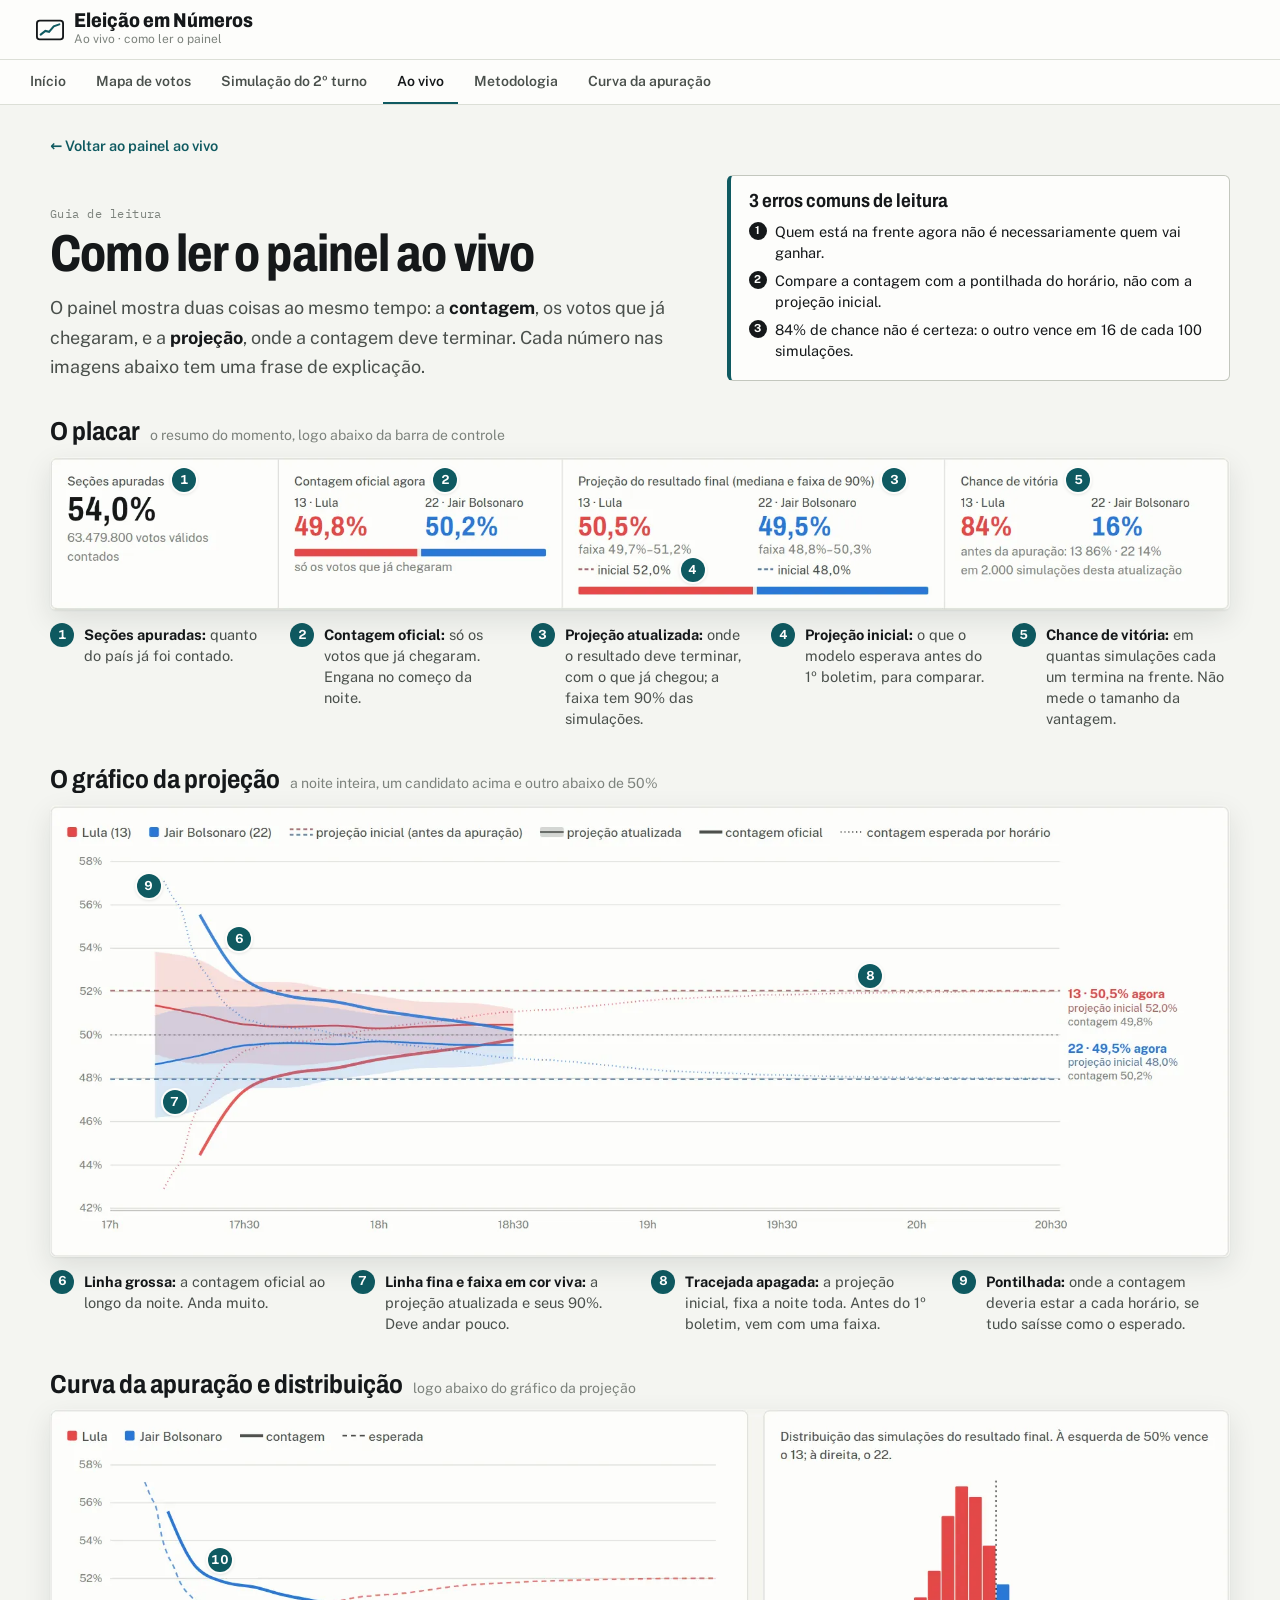
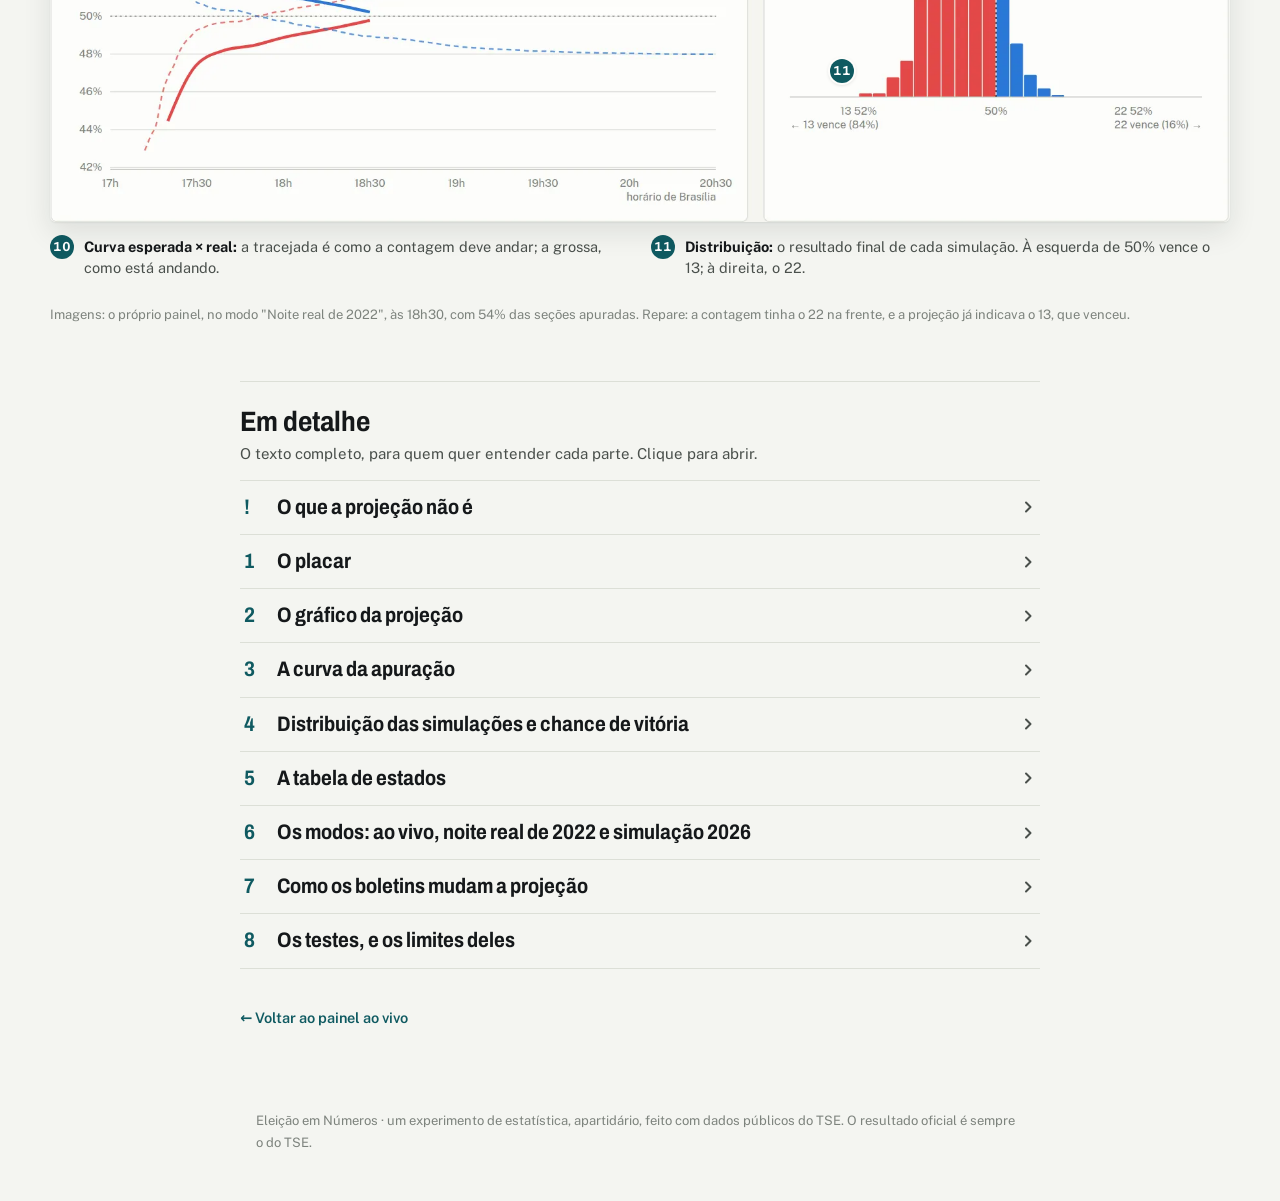
<file: site/ao-vivo/como-ler/index.html>
<!doctype html>
<html lang="pt-BR">
<head>
<meta charset="utf-8">
<meta name="viewport" content="width=device-width, initial-scale=1, viewport-fit=cover">
<title>Como Ler o Painel</title>
<meta name="description" content="Guia do painel ao vivo: uma imagem do painel com cada elemento numerado e explicado em uma frase, os erros comuns de leitura e, embaixo, o texto completo sobre o modelo e os testes.">
<link rel="preconnect" href="https://fonts.googleapis.com">
<link rel="preconnect" href="https://fonts.gstatic.com" crossorigin>
<link rel="stylesheet" href="https://fonts.googleapis.com/css2?family=Archivo:wdth,wght@62..125,500..800&family=IBM+Plex+Mono:wght@400;500&family=Public+Sans:wght@400;500;600;700&display=swap">
<link rel="stylesheet" href="../../comum.css">
<style>
/* Guia em duas camadas: no topo, o painel de verdade com marcadores numerados e uma frase por número;
   embaixo, o texto completo, recolhido em seções. */
:root {
  --bg: #f4f5f1; --surface: #fdfdfb; --surface-2: #eceee8; --ink: #15181a; --ink-2: #4a504c; --muted: #7d837d;
  --line: #dcdfd7; --line-strong: #c3c7be; --accent: #0f5a61; --accent-soft: #dcebea; --on-accent: #ffffff;
  --c22: #2a78d6; --c13: #e34948; --esperada: #7d837d;
  --f-display: "Archivo", "Arial Narrow", system-ui, sans-serif;
  --f-body: "Public Sans", system-ui, -apple-system, "Segoe UI", sans-serif;
  --f-mono: "IBM Plex Mono", ui-monospace, Menlo, monospace;
  --r: 6px;
  /* projeção inicial: o mesmo tom apagado do painel (cinza puxado para a cor de cada candidato) */
  --ini13: color-mix(in srgb, var(--c13) 42%, var(--esperada)); --ini22: color-mix(in srgb, var(--c22) 42%, var(--esperada));
}
@media (prefers-color-scheme: dark) {
  :root:not([data-theme="light"]) {
    --bg: #0f1211; --surface: #171b1a; --surface-2: #202524; --ink: #edf0eb; --ink-2: #c0c6be; --muted: #8b918a;
    --line: #2a302e; --line-strong: #3a413e; --accent: #6cc1c8; --accent-soft: #1c3335; --on-accent: #0f1211;
    --c22: #3987e5; --c13: #e66767; --esperada: #8b918a; color-scheme: dark;
  }
}
:root[data-theme="dark"] {
  --bg: #0f1211; --surface: #171b1a; --surface-2: #202524; --ink: #edf0eb; --ink-2: #c0c6be; --muted: #8b918a;
  --line: #2a302e; --line-strong: #3a413e; --accent: #6cc1c8; --accent-soft: #1c3335; --on-accent: #0f1211;
  --c22: #3987e5; --c13: #e66767; --esperada: #8b918a; color-scheme: dark;
}
* { box-sizing: border-box; }
body { margin: 0; background: var(--bg); color: var(--ink); font-family: var(--f-body); font-size: 16px; line-height: 1.62; }
a { color: var(--accent); text-underline-offset: 2px; overflow-wrap: anywhere; }
.topbar { background: var(--surface); border-bottom: 1px solid var(--line); }
.topbar .wrap { display: flex; align-items: center; gap: 10px; padding: 10px max(16px, env(safe-area-inset-left, 0px)); max-width: 1240px; margin: 0 auto; }
.brand svg { width: 28px; height: 28px; flex: none; }
.brand-name { font-family: var(--f-display); font-weight: 800; font-stretch: 85%; font-size: 20px; line-height: 1; }
.brand-name a { color: inherit; text-decoration: none; }
.brand-sub { font-size: 12px; color: var(--muted); }
main { padding: 28px max(16px, env(safe-area-inset-right, 0px)) 64px max(16px, env(safe-area-inset-left, 0px)); }
.larga { max-width: 1180px; margin: 0 auto; }
.texto { max-width: 800px; margin: 0 auto; }
.eyebrow { font-family: var(--f-mono); font-size: 11.5px; color: var(--muted); letter-spacing: .04em; }
h1 { font-family: var(--f-display); font-weight: 750; font-stretch: 78%; font-size: clamp(32px, 5vw, 52px); line-height: 1.04; letter-spacing: -0.015em; margin: 4px 0 12px; text-wrap: balance; }
h3 { font-size: 17px; margin: 24px 0 4px; }
p, li { color: var(--ink-2); }
p b, li b, dd b { color: var(--ink); }
.deck { font-size: 18px; color: var(--ink-2); margin: 0; max-width: 60ch; }
.voltar { display: inline-flex; align-items: center; gap: 6px; font-size: 14.5px; font-weight: 600; text-decoration: none; }

/* ---------- abertura: título à esquerda, erros comuns à direita ---------- */
.abre { display: grid; grid-template-columns: minmax(0, 1.25fr) minmax(0, 1fr); gap: 20px 48px; align-items: end; margin-top: 16px; }
.erros { background: var(--surface); border: 1px solid var(--line-strong); border-left: 4px solid var(--accent); border-radius: var(--r); padding: 14px 18px 12px; }
.erros h2 { font-family: var(--f-display); font-stretch: 85%; font-weight: 700; font-size: 19px; line-height: 1.2; margin: 0 0 8px; }
.erros ol { margin: 0; padding: 0; list-style: none; counter-reset: e; }
.erros li { counter-increment: e; position: relative; padding-left: 26px; margin: 0 0 7px; font-size: 14.5px; line-height: 1.45; color: var(--ink); }
.erros li::before { content: counter(e); position: absolute; left: 0; top: 1px; width: 18px; height: 18px; border-radius: 50%; background: var(--ink); color: var(--surface); font-size: 11px; font-weight: 700; display: grid; place-items: center; line-height: 1; }
.erros li span { color: var(--ink-2); }

/* ---------- figuras do painel com marcadores ---------- */
.fig { margin-top: 36px; }
.fig-tit { display: flex; align-items: baseline; gap: 10px; flex-wrap: wrap; margin: 0 0 10px; }
.fig-tit h2 { font-family: var(--f-display); font-weight: 700; font-stretch: 85%; font-size: 26px; line-height: 1.1; margin: 0; }
.fig-tit span { font-size: 14px; color: var(--muted); }
.shot { position: relative; border-radius: var(--r); box-shadow: 0 1px 2px rgba(20, 30, 25, .06), 0 10px 28px rgba(20, 30, 25, .10); }
.shot img { display: block; width: 100%; height: auto; border-radius: var(--r); }
.so-escuro { display: none; }
@media (prefers-color-scheme: dark) {
  :root:not([data-theme="light"]) .so-claro { display: none; }
  :root:not([data-theme="light"]) .so-escuro { display: block; }
  :root:not([data-theme="light"]) .shot { box-shadow: 0 0 0 1px var(--line), 0 10px 28px rgba(0, 0, 0, .35); }
}
:root[data-theme="dark"] .so-claro { display: none; }
:root[data-theme="dark"] .so-escuro { display: block; }
:root[data-theme="dark"] .shot { box-shadow: 0 0 0 1px var(--line), 0 10px 28px rgba(0, 0, 0, .35); }
/* marcador: posição em % da imagem, então acompanha a largura; no celular vale a imagem (e a posição) do celular */
.mk, .leg .n { width: 24px; height: 24px; border-radius: 50%; background: var(--accent); color: var(--on-accent); font-size: 12.5px; font-weight: 700; display: grid; place-items: center; line-height: 1; font-variant-numeric: tabular-nums; }
.mk { position: absolute; left: var(--x); top: var(--y); transform: translate(-50%, -50%); box-shadow: 0 0 0 2px var(--surface), 0 1px 4px rgba(0, 0, 0, .25); pointer-events: none; }
.leg { list-style: none; margin: 14px 0 0; padding: 0; display: grid; grid-template-columns: repeat(auto-fit, minmax(210px, 1fr)); gap: 10px 22px; }
.leg li { display: grid; grid-template-columns: 24px minmax(0, 1fr); gap: 10px; align-items: start; font-size: 14.5px; line-height: 1.45; margin: 0; }
.leg li b { color: var(--ink); }
.leg .n { margin-top: -1px; }
.leg svg { vertical-align: -1px; margin-right: 2px; }
.fonte-img { font-size: 13px; color: var(--muted); margin: 26px 0 0; }

/* ---------- texto completo, recolhido ---------- */
.detalhe-tit { font-family: var(--f-display); font-weight: 700; font-stretch: 85%; font-size: 28px; line-height: 1.12; margin: 56px 0 4px; padding-top: 24px; border-top: 1px solid var(--line); }
.detalhe-sub { margin: 0 0 14px; font-size: 15px; }
details.sec { border-bottom: 1px solid var(--line); scroll-margin-top: 12px; }
details.sec:first-of-type { border-top: 1px solid var(--line); }
details.sec > summary { list-style: none; cursor: pointer; display: flex; align-items: center; gap: 10px; padding: 14px 4px; font-family: var(--f-display); font-weight: 700; font-stretch: 85%; font-size: 21px; line-height: 1.2; }
details.sec > summary::-webkit-details-marker { display: none; }
details.sec > summary:hover { color: var(--accent); }
details.sec > summary .n { color: var(--accent); min-width: 1.1em; }
details.sec > summary svg { width: 16px; height: 16px; flex: none; margin-left: auto; color: var(--ink-2); transition: transform .15s; }
details.sec[open] > summary svg { transform: rotate(90deg); }
details.sec > .corpo { padding: 0 4px 22px; }
details.sec > .corpo > :first-child { margin-top: 0; }
@media (prefers-reduced-motion: reduce) { details.sec > summary svg { transition: none; } }
.alerta ul { margin: 0; padding-left: 20px; }
.alerta li { margin-bottom: 6px; }
.formula { font-family: var(--f-mono); font-size: 13.5px; background: var(--surface-2); border-radius: var(--r); padding: 12px 14px; overflow-x: auto; white-space: pre; color: var(--ink); line-height: 1.55; }
dl.itens { margin: 12px 0; }
dl.itens dt { font-weight: 700; color: var(--ink); margin-top: 14px; display: flex; align-items: center; gap: 8px; }
dl.itens dd { margin: 2px 0 0; color: var(--ink-2); }
.sw { display: inline-block; vertical-align: -1px; flex: none; }
.tscroll { overflow-x: auto; margin: 14px 0 6px; }
table { border-collapse: collapse; width: 100%; font-size: 14px; }
th, td { text-align: left; padding: 6px 8px; border-bottom: 1px solid var(--line); vertical-align: top; }
th { font-size: 11px; text-transform: uppercase; letter-spacing: .06em; color: var(--muted); font-weight: 600; }
td.r, th.r { text-align: right; font-variant-numeric: tabular-nums; white-space: nowrap; }
.pergunta { background: var(--accent-soft); border-radius: var(--r); padding: 14px 18px; margin: 18px 0; }
.pergunta p { margin: 0; color: var(--ink); }
.pergunta p + p { margin-top: 6px; color: var(--ink-2); }
ol.passos li { margin-bottom: 8px; }
footer { max-width: 800px; margin: 0 auto; padding: 0 16px 48px; color: var(--muted); font-size: 13px; }

@media (max-width: 900px) {
  .abre { grid-template-columns: minmax(0, 1fr); align-items: start; }
}
/* cada faixa de largura usa o recorte do painel naquela largura, e os marcadores medidos nele */
@media (max-width: 1100px) and (min-width: 641px) { .mk { left: var(--xt); top: var(--yt); } }
@media (max-width: 640px) {
  .deck { font-size: 16.5px; }
  .fig { margin-top: 30px; }
  .fig-tit h2 { font-size: 23px; }
  .mk { left: var(--xm); top: var(--ym); width: 22px; height: 22px; font-size: 12px; }
  .leg { grid-template-columns: minmax(0, 1fr); gap: 9px; }
  .detalhe-tit { font-size: 24px; }
  details.sec > summary { font-size: 19px; }
  .formula { font-size: 12px; }
}
</style>
</head>
<body>
<header class="topbar"><div class="wrap brand">
  <svg viewBox="0 0 30 30" aria-hidden="true"><rect x="1" y="5" width="28" height="20" rx="3" fill="none" stroke="currentColor" stroke-width="2"/><polyline points="5,20 10,16 14,17 19,11 25,9" fill="none" stroke="var(--accent)" stroke-width="2.2" stroke-linecap="round"/></svg>
  <div><div class="brand-name"><a href="../../">Eleição em Números</a></div><div class="brand-sub">Ao vivo · como ler o painel</div></div>
</div>
<nav class="abas" aria-label="Páginas"><a href="../../">Início</a><a href="../../votos/">Mapa de votos</a><a href="../../segundo-turno/">Simulação do 2º turno</a><a href="../" aria-current="page">Ao vivo</a><a href="../../metodologia/">Metodologia</a><a href="../../apuracao/">Curva da apuração</a></nav></header>

<main>
<div class="larga">
<a class="voltar" href="../">← Voltar ao painel ao vivo</a>
<div class="abre">
  <div>
    <div class="eyebrow">Guia de leitura</div>
    <h1>Como ler o painel ao vivo</h1>
    <p class="deck">O painel mostra duas coisas ao mesmo tempo: a <b>contagem</b>, os votos que já chegaram, e a <b>projeção</b>, onde a contagem deve terminar. Cada número nas imagens abaixo tem uma frase de explicação.</p>
  </div>
  <aside class="erros" aria-labelledby="erros-tit">
    <h2 id="erros-tit">3 erros comuns de leitura</h2>
    <ol>
      <li>Quem está na frente agora não é necessariamente quem vai ganhar.</li>
      <li>Compare a contagem com a pontilhada do horário, não com a projeção inicial.</li>
      <li>84% de chance não é certeza: o outro vence em 16 de cada 100 simulações.</li>
    </ol>
  </aside>
</div>

<section class="fig" aria-labelledby="f-placar">
  <div class="fig-tit"><h2 id="f-placar">O placar</h2><span>o resumo do momento, logo abaixo da barra de controle</span></div>
  <div class="shot">
    <picture class="so-claro"><source media="(max-width: 640px)" srcset="painel-placar-390-claro.webp" width="720" height="1030"><source media="(max-width: 1100px)" srcset="painel-placar-768-claro.webp" width="1476" height="586"><img src="painel-placar-1280-claro.webp" width="1815" height="236" alt="Placar do painel com 54% apurado: contagem 13 49,8% e 22 50,2%; projeção 13 50,5% e 22 49,5%; chance de vitória 13 84% e 22 16%." decoding="async"></picture><picture class="so-escuro"><source media="(max-width: 640px)" srcset="painel-placar-390-escuro.webp" width="720" height="1030"><source media="(max-width: 1100px)" srcset="painel-placar-768-escuro.webp" width="1476" height="586"><img src="painel-placar-1280-escuro.webp" width="1815" height="236" alt="Placar do painel com 54% apurado: contagem 13 49,8% e 22 50,2%; projeção 13 50,5% e 22 49,5%; chance de vitória 13 84% e 22 16%." loading="lazy" decoding="async"></picture>
    <span class="mk" style="--x:11.37%;--y:15.59%;--xt:18.64%;--yt:8.36%;--xm:37.1%;--ym:4.36%" aria-hidden="true">1</span><span class="mk" style="--x:33.48%;--y:15.59%;--xt:73.13%;--yt:8.36%;--xm:46.71%;--ym:22.96%" aria-hidden="true">2</span><span class="mk" style="--x:71.56%;--y:15.59%;--xt:46.35%;--yt:54.73%;--xm:93.35%;--ym:48.55%" aria-hidden="true">3</span><span class="mk" style="--x:54.46%;--y:73.91%;--xt:18.32%;--yt:86.01%;--xm:36.17%;--ym:66.32%" aria-hidden="true">4</span><span class="mk" style="--x:87.12%;--y:15.59%;--xt:68.5%;--yt:54.73%;--xm:37.23%;--ym:77.67%" aria-hidden="true">5</span>
  </div>
  <ol class="leg">
    <li><span class="n">1</span><span><b>Seções apuradas:</b> quanto do país já foi contado.</span></li>
    <li><span class="n">2</span><span><b>Contagem oficial:</b> só os votos que já chegaram. Engana no começo da noite.</span></li>
    <li><span class="n">3</span><span><b>Projeção atualizada:</b> onde o resultado deve terminar, com o que já chegou; a faixa tem 90% das simulações.</span></li>
    <li><span class="n">4</span><span><b>Projeção inicial:</b> o que o modelo esperava antes do 1º boletim, para comparar.</span></li>
    <li><span class="n">5</span><span><b>Chance de vitória:</b> em quantas simulações cada um termina na frente. Não mede o tamanho da vantagem.</span></li>
  </ol>
</section>

<section class="fig" aria-labelledby="f-proj">
  <div class="fig-tit"><h2 id="f-proj">O gráfico da projeção</h2><span>a noite inteira, um candidato acima e outro abaixo de 50%</span></div>
  <div class="shot">
    <picture class="so-claro"><source media="(max-width: 640px)" srcset="painel-proj-390-claro.webp" width="720" height="1000"><source media="(max-width: 1100px)" srcset="painel-proj-768-claro.webp" width="1476" height="712"><img src="painel-proj-1280-claro.webp" width="1815" height="695" alt="Gráfico da projeção às 18h30: a contagem do 22 começa alta e desce; a projeção atualizada fica perto de 50%, com o 13 pouco acima; as tracejadas da projeção inicial seguem em 52% e 48%." loading="lazy" decoding="async"></picture><picture class="so-escuro"><source media="(max-width: 640px)" srcset="painel-proj-390-escuro.webp" width="720" height="1000"><source media="(max-width: 1100px)" srcset="painel-proj-768-escuro.webp" width="1476" height="712"><img src="painel-proj-1280-escuro.webp" width="1815" height="695" alt="Gráfico da projeção às 18h30: a contagem do 22 começa alta e desce; a projeção atualizada fica perto de 50%, com o 13 pouco acima; as tracejadas da projeção inicial seguem em 52% e 48%." loading="lazy" decoding="async"></picture>
    <span class="mk" style="--x:16.03%;--y:29.75%;--xt:18.62%;--yt:35.38%;--xm:28.26%;--ym:35.39%" aria-hidden="true">6</span><span class="mk" style="--x:10.57%;--y:65.75%;--xt:14.32%;--yt:65.24%;--xm:20.28%;--ym:61.13%" aria-hidden="true">7</span><span class="mk" style="--x:69.52%;--y:37.97%;--xt:62.82%;--yt:42.64%;--xm:76.89%;--ym:42.6%" aria-hidden="true">8</span><span class="mk" style="--x:8.36%;--y:18.06%;--xt:10.08%;--yt:28.37%;--xm:16.01%;--ym:30.63%" aria-hidden="true">9</span>
  </div>
  <ol class="leg">
    <li><span class="n">6</span><span><b>Linha grossa:</b> a contagem oficial ao longo da noite. Anda muito.</span></li>
    <li><span class="n">7</span><span><b>Linha fina e faixa em cor viva:</b> a projeção atualizada e seus 90%. Deve andar pouco.</span></li>
    <li><span class="n">8</span><span><b>Tracejada apagada:</b> a projeção inicial, fixa a noite toda. Antes do 1º boletim, vem com uma faixa.</span></li>
    <li><span class="n">9</span><span><b>Pontilhada:</b> onde a contagem deveria estar a cada horário, se tudo saísse como o esperado.</span></li>
  </ol>
</section>

<section class="fig" aria-labelledby="f-curva">
  <div class="fig-tit"><h2 id="f-curva">Curva da apuração e distribuição</h2><span>logo abaixo do gráfico da projeção</span></div>
  <div class="shot">
    <picture class="so-claro"><source media="(max-width: 640px)" srcset="painel-dois-390-claro.webp" width="720" height="1232"><source media="(max-width: 1100px)" srcset="painel-dois-768-claro.webp" width="1476" height="1602"><img src="painel-dois-1280-claro.webp" width="1815" height="635" alt="Curva da apuração, com a contagem real e a esperada de cada candidato, e o histograma das simulações: a maior parte à esquerda de 50%, onde vence o 13." loading="lazy" decoding="async"></picture><picture class="so-escuro"><source media="(max-width: 640px)" srcset="painel-dois-390-escuro.webp" width="720" height="1232"><source media="(max-width: 1100px)" srcset="painel-dois-768-escuro.webp" width="1476" height="1602"><img src="painel-dois-1280-escuro.webp" width="1815" height="635" alt="Curva da apuração, com a contagem real e a esperada de cada candidato, e o histograma das simulações: a maior parte à esquerda de 50%, onde vence o 13." loading="lazy" decoding="async"></picture>
    <span class="mk" style="--x:14.41%;--y:36.61%;--xt:24.19%;--yt:19.44%;--xm:31.43%;--ym:21.27%" aria-hidden="true">10</span><span class="mk" style="--x:67.12%;--y:63.48%;--xt:16.82%;--yt:90.01%;--xm:17.55%;--ym:87.34%" aria-hidden="true">11</span>
  </div>
  <ol class="leg">
    <li><span class="n">10</span><span><b>Curva esperada × real:</b> a tracejada é como a contagem deve andar; a grossa, como está andando.</span></li>
    <li><span class="n">11</span><span><b>Distribuição:</b> o resultado final de cada simulação. À esquerda de 50% vence o 13; à direita, o 22.</span></li>
  </ol>
</section>
<p class="fonte-img">Imagens: o próprio painel, no modo "Noite real de 2022", às 18h30, com 54% das seções apuradas. Repare: a contagem tinha o 22 na frente, e a projeção já indicava o 13, que venceu.</p>
</div>

<div class="texto">
<h2 class="detalhe-tit" id="detalhe">Em detalhe</h2>
<p class="detalhe-sub">O texto completo, para quem quer entender cada parte. Clique para abrir.</p>

<details class="sec" id="nao-e"><summary><span class="n">!</span>O que a projeção não é<svg viewBox="0 0 16 16" aria-hidden="true"><path d="M6 3.5 10.5 8 6 12.5" fill="none" stroke="currentColor" stroke-width="2" stroke-linecap="round" stroke-linejoin="round"/></svg></summary><div class="corpo alerta">
  <ul>
    <li><b>Não é o resultado oficial.</b> É uma estimativa estatística, com margem de erro. O resultado oficial é sempre o do TSE.</li>
    <li><b>A contagem parcial engana.</b> Os boletins chegam em ordem: Sul e Centro-Oeste primeiro, Nordeste por último, e as capitais antes do interior. Quem lidera no começo da noite pode não liderar no fim, sem que nada de estranho tenha acontecido.</li>
    <li><b>Os primeiros boletins não representam o município.</b> Costumam vir de aldeias, quilombos e comunidades pequenas, que votam muito diferente da sede. Por isso o modelo dá pouco peso a eles.</li>
    <li><b>Não é pesquisa e não vê a campanha.</b> Debates, notícias e apoios entre o 1º e o 2º turno mudam o resultado e não entram no modelo. Ele parte do 1º turno e de como os eleitores migraram de voto em eleições passadas.</li>
    <li><b>Faixa de 90% não é certeza.</b> Se o modelo estiver bem calibrado, o resultado fica fora da faixa em cerca de 1 a cada 10 noites.</li>
  </ul>
</div></details>

<details class="sec" id="placar"><summary><span class="n">1</span>O placar<svg viewBox="0 0 16 16" aria-hidden="true"><path d="M6 3.5 10.5 8 6 12.5" fill="none" stroke="currentColor" stroke-width="2" stroke-linecap="round" stroke-linejoin="round"/></svg></summary><div class="corpo">
<p>A faixa de quatro quadros logo abaixo da barra de controle. Os dois candidatos aparecem sempre lado a lado, na ordem do número na urna: <b style="color:var(--c13)">13</b> e depois <b style="color:var(--c22)">22</b>. As cores seguem a convenção da imprensa (vermelho para o 13, azul para o 22) e não indicam preferência.</p>
<dl class="itens">
  <dt>Seções apuradas</dt>
  <dd>Quanto das seções eleitorais do país já foi contado, e quantos votos válidos (sem brancos e nulos) isso soma.</dd>
  <dt>Contagem oficial agora</dt>
  <dd>A porcentagem de cada candidato entre os votos válidos <b>já contados</b>. É o número que o TSE mostra. Ele muda muito ao longo da noite porque os votos chegam em ordem, e não diz sozinho quem vai ganhar.</dd>
  <dt>Projeção do resultado final</dt>
  <dd>Onde o modelo estima que cada candidato vai terminar quando todas as seções forem contadas. O número grande é a <b>mediana</b> das simulações (metade delas termina acima, metade abaixo). A <b>faixa</b> abaixo contém 90% das simulações. A linha <b>"inicial"</b>, com o mesmo traço tracejado do gráfico, mostra a projeção feita antes de qualquer boletim, para comparar com o número grande. Antes do primeiro boletim, o quadro inteiro é a projeção inicial.</dd>
  <dt>Chance de vitória</dt>
  <dd>Em que fração das simulações cada candidato termina com mais da metade dos votos válidos. Logo abaixo aparece a chance que o modelo dava antes da apuração. Uma chance de 80% não é certeza: em 1 de cada 5 simulações, o outro candidato vence.</dd>
</dl>
</div></details>

<details class="sec" id="projecao"><summary><span class="n">2</span>O gráfico da projeção<svg viewBox="0 0 16 16" aria-hidden="true"><path d="M6 3.5 10.5 8 6 12.5" fill="none" stroke="currentColor" stroke-width="2" stroke-linecap="round" stroke-linejoin="round"/></svg></summary><div class="corpo">
<p>É o gráfico principal. O eixo horizontal é o horário da noite, e o vertical, a porcentagem dos votos válidos. Há um conjunto de linhas para cada candidato, espelhados em torno de 50%. Em <b>tom apagado</b> da cor de cada um, o que se esperava antes de qualquer boletim, fixo a noite toda; em <b>cor viva</b>, o que está acontecendo.</p>
<dl class="itens">
  <dt><svg class="sw" width="26" height="12" aria-hidden="true"><line x1="0" x2="26" y1="3" y2="3" stroke="var(--ini13)" stroke-width="1.6" stroke-dasharray="5 4"/><line x1="0" x2="26" y1="9" y2="9" stroke="var(--ini22)" stroke-width="1.6" stroke-dasharray="5 4"/></svg> Projeção inicial (tracejada apagada, fixa)</dt>
  <dd>O resultado que o modelo esperava <b>antes do primeiro boletim</b>: a linha tracejada é a mediana de milhares de simulações (Monte Carlo). Ela tem a cor de cada candidato misturada com cinza, para ficar visivelmente mais fraca que a projeção atualizada. Enquanto nenhuma contagem chegou a 1% apurado, ela vem com uma faixa clara com 90% das simulações; quando os boletins começam a chegar, a faixa sai e fica só a linha, para não se misturar à faixa da projeção atualizada. Ela não muda durante a noite. Serve de régua: mostra quanto os boletins já afastaram a estimativa do ponto de partida.</dd>
  <dt><svg class="sw" width="26" height="12" aria-hidden="true"><rect x="0" y="1" width="26" height="10" rx="1.5" fill="var(--c13)" opacity=".2"/><line x1="0" x2="26" y1="6" y2="6" stroke="var(--c13)" stroke-width="1.8"/></svg> Projeção atualizada (linha fina e faixa, em cor viva)</dt>
  <dd>A mesma conta, refeita a cada atualização com os boletins que já chegaram: linha fina na mediana e faixa com 90% das simulações. A faixa estreita conforme a noite avança, porque sobra menos voto para estimar. A projeção deve andar pouco; se ela se afasta da tracejada, é porque os boletins estão chegando diferentes do esperado.</dd>
  <dt><svg class="sw" width="26" height="12" aria-hidden="true"><line x1="0" x2="26" y1="6" y2="6" stroke="var(--c13)" stroke-width="3.2"/></svg> Contagem oficial (linha grossa)</dt>
  <dd>A porcentagem de cada candidato entre os votos já contados, a mesma do TSE. No começo da noite ela costuma estar longe do resultado final, por causa da ordem de chegada dos boletins. No fim, as linhas grossa e fina se encontram.</dd>
  <dt><svg class="sw" width="26" height="12" aria-hidden="true"><line x1="0" x2="26" y1="6" y2="6" stroke="var(--c13)" stroke-width="1.8" stroke-dasharray="1 3.5"/></svg> Contagem esperada por horário (pontilhada)</dt>
  <dd>Como a contagem oficial <b>deveria</b> aparecer em cada horário se tudo saísse como o esperado, levando em conta a ordem em que os boletins costumam chegar (a do 1º turno de 2026 ou, no modo 2022, a daquela noite). Compare a linha grossa com a pontilhada, e não com a tracejada: uma contagem acima da pontilhada às 18h é sinal de desvio a favor daquele candidato; acima da tracejada, não necessariamente.</dd>
</dl>
<p>As linhas coloridas só começam quando 1% das seções foi apurado. Antes disso, a contagem é feita de poucos boletins e oscila demais para o gráfico. Passe o mouse (ou o dedo) sobre o gráfico para ver os números de cada horário. No celular, os rótulos de cada candidato ficam embaixo do gráfico.</p>
</div></details>

<details class="sec" id="curva"><summary><span class="n">3</span>A curva da apuração<svg viewBox="0 0 16 16" aria-hidden="true"><path d="M6 3.5 10.5 8 6 12.5" fill="none" stroke="currentColor" stroke-width="2" stroke-linecap="round" stroke-linejoin="round"/></svg></summary><div class="corpo">
<p>O gráfico "Como a contagem deve andar, e como está andando" mostra só a contagem, sem projeção. A linha <b>tracejada</b> é a curva esperada: a votação esperada de cada seção, somada na ordem e no horário em que as seções foram apuradas no 1º turno. A linha <b>grossa</b> é a contagem real da noite. Nos modos ao vivo e Simulação 2026, a <b>pontilhada</b> é a curva do próprio 1º turno, contando só os votos do 13 e do 22.</p>
<p>O botão do eixo muda a régua horizontal:</p>
<ul>
  <li><b>Por horário:</b> mostra <i>quando</i> a contagem deve se aproximar do resultado. Útil para saber se o atraso é normal para aquela hora.</li>
  <li><b>Por % apurado:</b> mostra <i>quanto</i> já foi contado. Útil para comparar com outras noites: uma noite pode atrasar uma hora e ainda assim seguir a mesma curva.</li>
</ul>
<p>Para a versão detalhada dessa curva no 1º turno, com a "virada" explicada estado por estado, veja a <a href="../../apuracao/">curva da apuração</a>.</p>
</div></details>

<details class="sec" id="distribuicao"><summary><span class="n">4</span>Distribuição das simulações e chance de vitória<svg viewBox="0 0 16 16" aria-hidden="true"><path d="M6 3.5 10.5 8 6 12.5" fill="none" stroke="currentColor" stroke-width="2" stroke-linecap="round" stroke-linejoin="round"/></svg></summary><div class="corpo">
<p>O histograma ao lado da curva mostra o resultado de cada simulação da última atualização. Cada barra conta quantas simulações terminaram naquele intervalo. À esquerda da linha de 50% vence o 13; à direita, o 22. A barra fica na cor de quem vence naquela fatia.</p>
<p>A chance de vitória é a fração das simulações de cada lado. Ela não mede o tamanho da vantagem: um candidato pode ter 95% de chance com uma vantagem projetada de 1 ponto, se já faltar pouco para contar. Quando a reprodução de 2022 chega ao fim, uma linha vertical marca o resultado real.</p>
</div></details>

<details class="sec" id="estados"><summary><span class="n">5</span>A tabela de estados<svg viewBox="0 0 16 16" aria-hidden="true"><path d="M6 3.5 10.5 8 6 12.5" fill="none" stroke="currentColor" stroke-width="2" stroke-linecap="round" stroke-linejoin="round"/></svg></summary><div class="corpo">
<p>Fica recolhida: clique em "Ver os 27 estados e o exterior" para abrir. No celular, ela rola dentro da própria caixa, com o nome do estado preso à esquerda. Para cada estado:</p>
<ul>
  <li><b>Apurado e andamento:</b> a fração das seções do estado já contada.</li>
  <li><b>Contagem:</b> a porcentagem de cada candidato entre os válidos já contados no estado.</li>
  <li><b>Projeção:</b> onde o estado deve terminar.</li>
  <li><b>Desvio do esperado:</b> a projeção do estado menos o que se esperava dele antes da apuração, em pontos percentuais, e a favor de qual candidato. Um estado que ainda não apurou nada também pode ter desvio, herdado dos outros estados da mesma região e do país (veja <a href="#modelo">como os boletins mudam a projeção</a>).</li>
</ul>
</div></details>

<details class="sec" id="fontes"><summary><span class="n">6</span>Os modos: ao vivo, noite real de 2022 e simulação 2026<svg viewBox="0 0 16 16" aria-hidden="true"><path d="M6 3.5 10.5 8 6 12.5" fill="none" stroke="currentColor" stroke-width="2" stroke-linecap="round" stroke-linejoin="round"/></svg></summary><div class="corpo">
<dl class="itens">
  <dt>Ao vivo (TSE)</dt>
  <dd>Na noite de 25 de outubro, a partir das 17h, o painel consulta a página de resultados do TSE a cada minuto, direto do seu navegador, e baixa só os municípios que mudaram. O histórico da noite fica guardado no seu navegador, para o gráfico não recomeçar se você recarregar a página. Antes do primeiro boletim, o painel mostra só a projeção inicial, com a faixa.</dd>
  <dt>Noite real de 2022</dt>
  <dd>Uma reprodução acelerada do 2º turno de 2022, com os boletins reais na hora em que chegaram. Serve para ver como o modelo se comportaria numa noite de verdade. O modelo só recebe o que se sabia antes daquela eleição (detalhes em <a href="#testes">os testes</a>).</dd>
  <dt>Simulação 2026</dt>
  <dd>Uma noite inventada, para ensaiar o painel. Os votos de cada seção saem do 1º turno de 2026 redistribuídos como os eleitores migraram em 2014, 2018 e 2022, mais erros sorteados por região, estado, município e seção, e os boletins chegam na hora em que chegaram no 1º turno. <b>Não é uma previsão</b>: o resultado final dessa noite fica, por construção, no centro do que o modelo espera.</dd>
</dl>
<p>Nos dois modos de reprodução, o botão de play, a barra de tempo e o seletor de velocidade controlam o relógio da noite.</p>
</div></details>

<details class="sec" id="modelo"><summary><span class="n">7</span>Como os boletins mudam a projeção<svg viewBox="0 0 16 16" aria-hidden="true"><path d="M6 3.5 10.5 8 6 12.5" fill="none" stroke="currentColor" stroke-width="2" stroke-linecap="round" stroke-linejoin="round"/></svg></summary><div class="corpo">
<div class="pergunta">
  <p><b>"Quando a urna 1 é apurada, isso muda o esperado da urna 2?"</b></p>
  <p><b>Sim, mas no nível de município, não de urna.</b> O modelo nunca vê urnas isoladas: ele vê totais por município, e é o desvio de cada município em relação ao esperado que corrige o resto.</p>
</div>
<p>Passo a passo:</p>
<ol class="passos">
  <li><b>O esperado de cada município.</b> Antes da eleição, cada município recebe uma votação esperada no 2º turno: os votos de cada candidato do 1º turno, de brancos e nulos e a abstenção, redistribuídos como os eleitores migraram em eleições passadas (veja a <a href="../../segundo-turno/">simulação do 2º turno</a>).</li>
  <li><b>Os dados chegam por município.</b> A API ao vivo do TSE entrega, para cada município, quantas seções já foram contadas e quantos votos cada candidato tem. Não há dado urna por urna durante a noite.</li>
  <li><b>O desvio de cada município apurado.</b> Para cada município que já mandou boletins, mede-se quanto a fatia do 22 entre os válidos dos dois foge do esperado. A conta é feita em logit, uma escala que leva em conta que perto de 90% há menos espaço para subir: 2 pontos a mais num município que dá 90% a um candidato pesam mais que 2 pontos num município que dá 50%.</li>
  <li><b>Separar o desvio em camadas.</b> Esse desvio é explicado como a soma de um efeito do Brasil, um da região, um do estado e um do próprio município. Os efeitos são estimados juntos, com todos os municípios já apurados, por uma <b>regressão bayesiana hierárquica</b>: cada efeito começa em zero (o esperado) e só se move quando os dados pedem. Cada município pesa conforme o tamanho da sua amostra, medida em eleitores das seções já contadas. A regressão é <b>robusta a valores extremos</b>: um município muito fora do padrão conta, mas com influência limitada.</li>
  <li><b>Os municípios que ainda não apuraram herdam os efeitos</b> do Brasil, da sua região e do seu estado. É assim que um desvio visto em um lugar se espalha para o que falta.</li>
  <li><b>Um município apurado em parte</b> herda também <b>70% do seu próprio desvio</b>, ponderado pelo tamanho da amostra: com poucas seções contadas, quase nada; com a maior parte contada, perto dos 70%. É por isso que as primeiras seções de aldeias e comunidades pequenas não arrastam a projeção do município inteiro.</li>
  <li><b>Comparecimento.</b> O número de votos válidos que ainda faltam em cada estado também é corrigido pelo comparecimento visto nas seções já contadas.</li>
  <li><b>Incerteza e ordem de chegada.</b> Cada projeção sorteia milhares de vezes os efeitos e os desvios de cada município (Monte Carlo) e soma os votos que faltam. Como os primeiros municípios de um estado não são uma amostra ao acaso (capitais antes do interior), o que falta recebe um choque extra, do país e de cada estado, que encolhe à medida que a apuração avança. Das simulações saem a mediana, a faixa de 90% e a chance de vitória.</li>
</ol>
<div class="formula">desvio do município = efeito Brasil + efeito região + efeito estado + efeito próprio

tamanho típico, antes de qualquer boletim (em logit; 0,05 ≈ 1,25 ponto perto de 50%):
  Brasil 0,035   região 0,04   estado 0,05   município 0,07</div>

<h3>Um exemplo: o Paraná chega abaixo do esperado</h3>
<p>Suponha que os municípios do Paraná que já chegaram deem ao 22 <b>três pontos a menos</b> que o esperado. A projeção dos municípios do Paraná que faltam cai; a dos outros estados do Sul (a mesma região, Santa Catarina e Rio Grande do Sul) cai um pouco; e o resto do país quase não muda. Quanto o resto se move depende de quanto do resto já chegou:</p>
<div class="tscroll"><table>
  <thead><tr><th>Situação no momento</th><th class="r">Paraná</th><th class="r">SC e RS</th><th class="r">Outros estados</th></tr></thead>
  <tbody>
    <tr><td>Paraná com 30% apurado; o resto do país com 20% apurado, dentro do esperado; SC e RS ainda sem boletins</td><td class="r">−3,0</td><td class="r">−1,1 a −1,3</td><td class="r">≈ 0</td></tr>
    <tr><td>Igual, mas SC e RS já com 10% apurado, dentro do esperado</td><td class="r">−3,0</td><td class="r">≈ 0</td><td class="r">≈ 0</td></tr>
    <tr><td>Só o Paraná apurou (30%); nenhum outro estado tem boletins</td><td class="r">−3,0</td><td class="r">−1,4 a −1,6</td><td class="r">−0,6 a −0,7</td></tr>
  </tbody>
</table></div>
<p style="font-size:14px;color:var(--muted)">Mudança na projeção do 22 em cada estado, em pontos percentuais, em relação ao esperado antes da apuração. Contas feitas com o próprio modelo do painel e boletins inventados para o exemplo; o mesmo vale, espelhado, para o 13.</p>
<p>A lógica: se o resto do país está chegando como o esperado, o modelo conclui que o desvio é do Paraná e o deixa quase todo lá. Se SC e RS ainda não falaram, parte do desvio pode ser da região Sul, e eles herdam um pouco. Se o Paraná é o único com dados, o modelo ainda não tem como saber se o desvio é do estado, da região ou do país inteiro, e divide a correção entre os três. Note que "vizinho", aqui, quer dizer da mesma região: São Paulo e Mato Grosso do Sul fazem fronteira com o Paraná, mas estão em outras regiões.</p>
</div></details>

<details class="sec" id="testes"><summary><span class="n">8</span>Os testes, e os limites deles<svg viewBox="0 0 16 16" aria-hidden="true"><path d="M6 3.5 10.5 8 6 12.5" fill="none" stroke="currentColor" stroke-width="2" stroke-linecap="round" stroke-linejoin="round"/></svg></summary><div class="corpo">
<h3>A noite real de 2022</h3>
<p>No modo "Noite real de 2022", o modelo só sabe o que se sabia antes daquela eleição: o <b>1º turno de 2022</b> e a <b>migração de votos de 2014 e 2018</b>. Por isso a projeção inicial daquela noite era <b>Lula <span id="t-ini-a">52,0%</span> e Bolsonaro <span id="t-ini-b">48,0%</span></b>, e o resultado real foi <b>Lula <span id="t-fim-a">50,9%</span> e Bolsonaro <span id="t-fim-b">49,1%</span></b>. A diferença de cerca de 1 ponto é o erro do ponto de partida, e é o que os boletins precisam corrigir ao longo da noite.</p>
<p id="t-resumo">Com 8% apurado, a contagem mostrava Bolsonaro na frente, enquanto a projeção já indicava Lula na frente.</p>
<h3>Sendo honesto sobre o teste</h3>
<ul>
  <li><b>A largura da faixa foi calibrada nessa mesma noite.</b> O choque da ordem de chegada (0,06 para o país e 0,05 para cada estado) e o tamanho típico dos desvios de estado e de município foram medidos em 2022. Então acertar 2022 não prova que a faixa está certa: é como corrigir a prova com o gabarito usado para estudar. Uma faixa calibrada assim tende a ser mais estreita do que deveria em uma noite nova.</li>
  <li><b>A simulação de 2026 também não é um teste independente.</b> Os votos simulados saem das mesmas premissas do modelo, então ela mostra que o painel funciona, não que o modelo acerta.</li>
  <li><b>Foi uma noite só.</b> O primeiro teste fora da amostra é a própria noite de 25 de outubro de 2026.</li>
</ul>
<p>A <a href="../../metodologia/#aovivo">metodologia</a> tem o gráfico completo do teste de 2022 e os detalhes técnicos.</p>
</div></details>

<p style="margin-top:36px"><a class="voltar" href="../">← Voltar ao painel ao vivo</a></p>
</div>
</main>
<footer>Eleição em Números · um experimento de estatística, apartidário, feito com dados públicos do TSE. O resultado oficial é sempre o do TSE.</footer>
<script>
"use strict";
// um link para uma seção recolhida (ex.: #testes, vindo do painel) abre a seção antes de rolar até ela
function abrirAlvo() {
  const id = decodeURIComponent(location.hash.slice(1));
  const el = id && document.getElementById(id);
  if (!el) return;
  const d = el.closest("details");
  if (d && !d.open) { d.open = true; requestAnimationFrame(() => el.scrollIntoView()); }
}
addEventListener("hashchange", abrirAlvo);
abrirAlvo();
// números do teste de 2022 lidos do mesmo arquivo usado pelo painel
const pct = (x, d = 1) => x == null || !isFinite(x) ? "—" : (x * 100).toLocaleString("pt-BR", { minimumFractionDigits: d, maximumFractionDigits: d }) + "%";
fetch("../dados/teste_replay_2022.json").then(r => r.json()).then(T => {
  const ini = T.linhas.find(l => l.k === 0) ?? T.linhas[0];
  const set = (id, v) => { const el = document.getElementById(id); if (el) el.textContent = v; };
  set("t-ini-a", pct(1 - ini.mediana)); set("t-ini-b", pct(ini.mediana));
  set("t-fim-a", pct(1 - T.final)); set("t-fim-b", pct(T.final));
  const l8 = T.linhas.find(l => l.apurado >= 0.08), ate = T.linhas.filter(l => l.apurado > 0 && l.apurado < 0.95);
  const dentro = ate.filter(l => l.q05 <= T.final && T.final <= l.q95).length;
  document.getElementById("t-resumo").textContent = `Com ${pct(l8.apurado, 0)} apurado, a contagem mostrava Lula ${pct(1 - l8.atual)} e Bolsonaro ${pct(l8.atual)}; a projeção atualizada dizia Lula ${pct(1 - l8.mediana)} e Bolsonaro ${pct(l8.mediana)}, com a faixa de 90% indo de ${pct(1 - l8.q95)} a ${pct(1 - l8.q05)} para Lula. O resultado final ficou dentro da faixa de 90% em ${dentro} de ${ate.length} atualizações até 95% apurado.`;
}).catch(() => {});
</script>
</body>
</html>
</file>
<file: site/comum.css>
/* Navegação entre as páginas do site. Usa os tokens de cor definidos em cada página. */
.abas {
  display: flex;
  gap: 2px;
  overflow-x: auto;
  scrollbar-width: none;
  border-top: 1px solid var(--line);
  padding-left: max(16px, env(safe-area-inset-left, 0px));
  padding-right: max(16px, env(safe-area-inset-right, 0px));
  max-width: 1320px;
  margin: 0 auto;
}
.abas::-webkit-scrollbar { display: none; }
.abas a {
  flex: none;
  padding: 10px 14px 9px;
  font-size: 14px;
  font-weight: 600;
  color: var(--ink-2);
  text-decoration: none;
  border-bottom: 2px solid transparent;
  white-space: nowrap;
}
.abas a:hover { color: var(--ink); background: var(--surface-2); }
.abas a[aria-current="page"] { color: var(--ink); border-bottom-color: var(--accent); }
.abas a small { font-weight: 500; color: var(--muted); margin-left: 6px; font-size: 12px; }

/* Celular: as abas rolam de lado; um esmaecido na borda direita mostra que há mais abas. */
@media (max-width: 760px) {
  .abas { -webkit-mask-image: linear-gradient(to right, #000 calc(100% - 28px), transparent); mask-image: linear-gradient(to right, #000 calc(100% - 28px), transparent); }
  .abas a { padding: 12px 12px 11px; }
}

/* Aba externa (código no GitHub): no fim da barra, em destaque discreto. */
.abas a.aba-externa { margin-left: auto; color: var(--accent); }

/* Avisos dinâmicos (site/avisos.js) */
.avisos:empty { display: none; }
.avisos { max-width: 1240px; margin: 14px auto 0; padding-left: max(16px, env(safe-area-inset-left, 0px)); padding-right: max(16px, env(safe-area-inset-right, 0px)); }
.aviso-dinamico { margin: 0 0 8px; padding: 10px 14px; border-radius: 6px; font-size: 13.5px; line-height: 1.5; color: var(--ink-2); background: var(--accent-soft); border-left: 3px solid var(--accent); }
.aviso-dinamico.alerta { border-left-color: #d97706; }
.aviso-dinamico b { color: var(--ink); }
</file>
